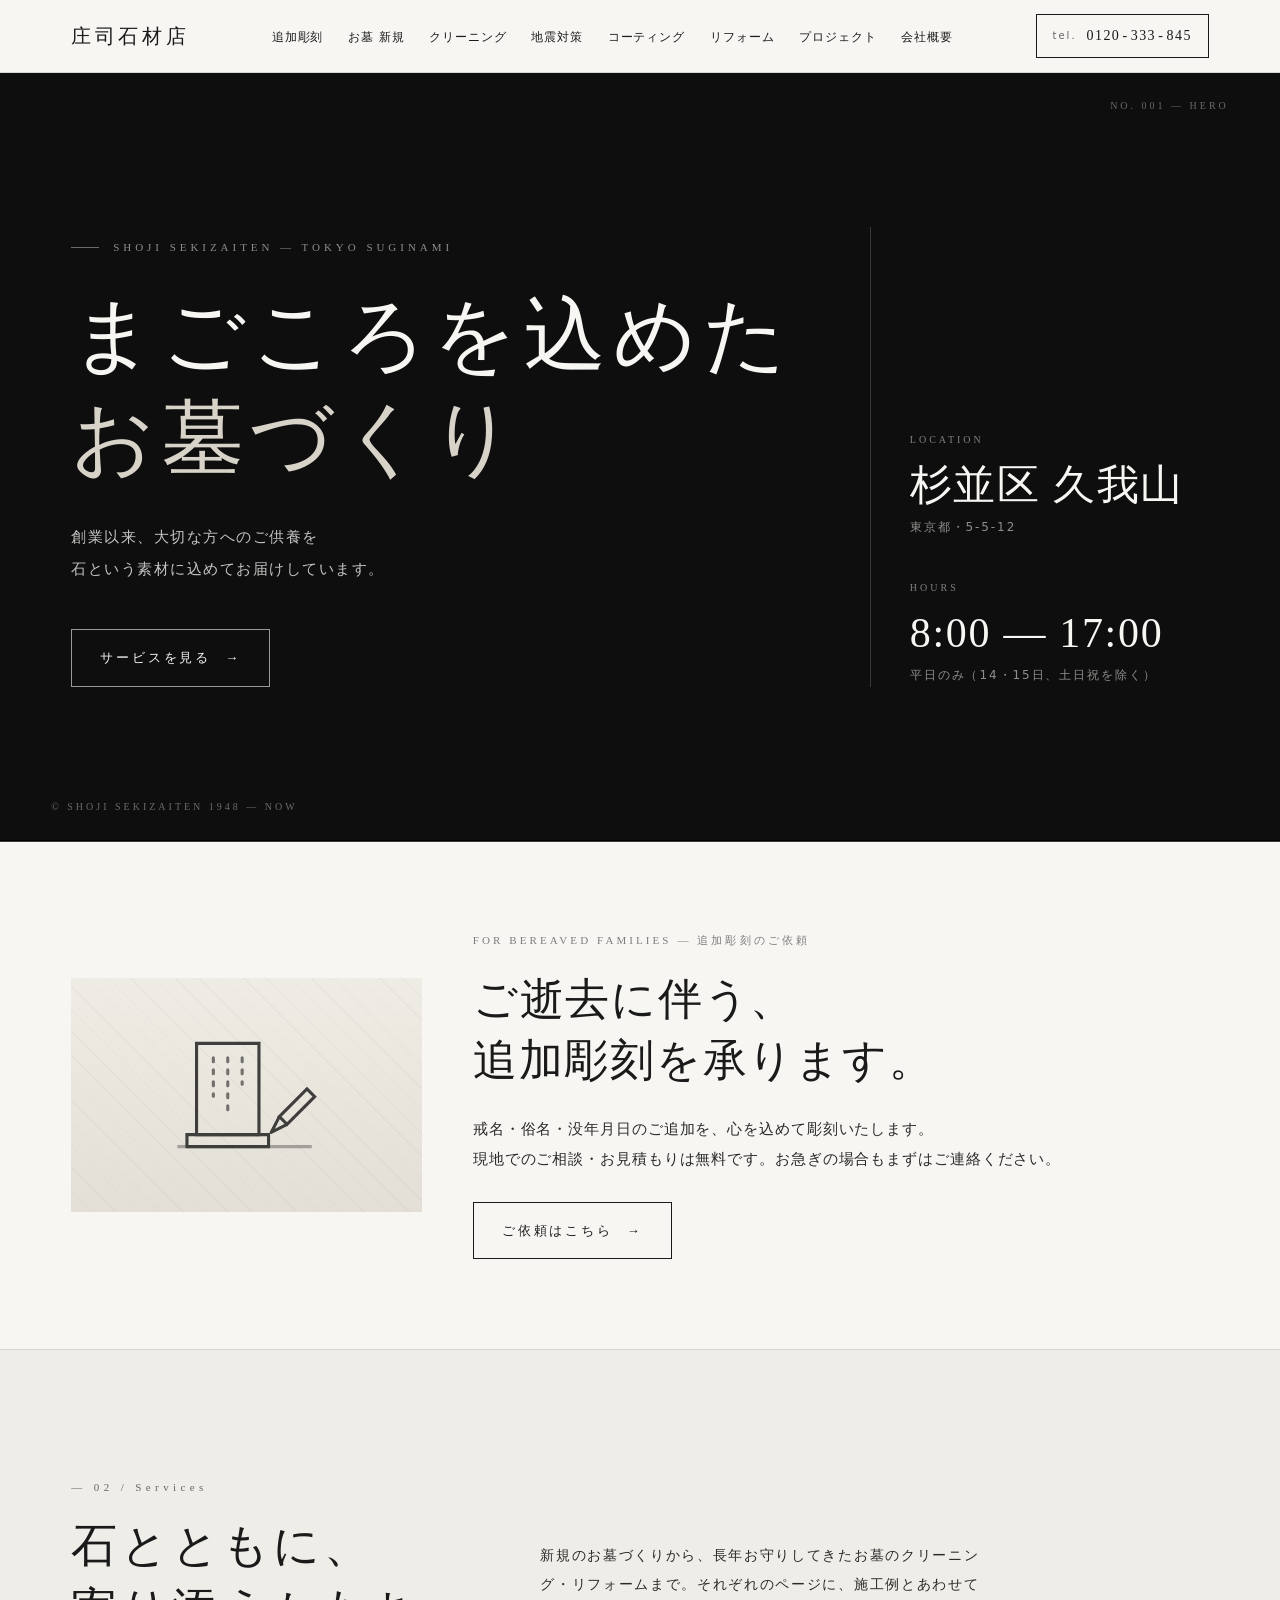
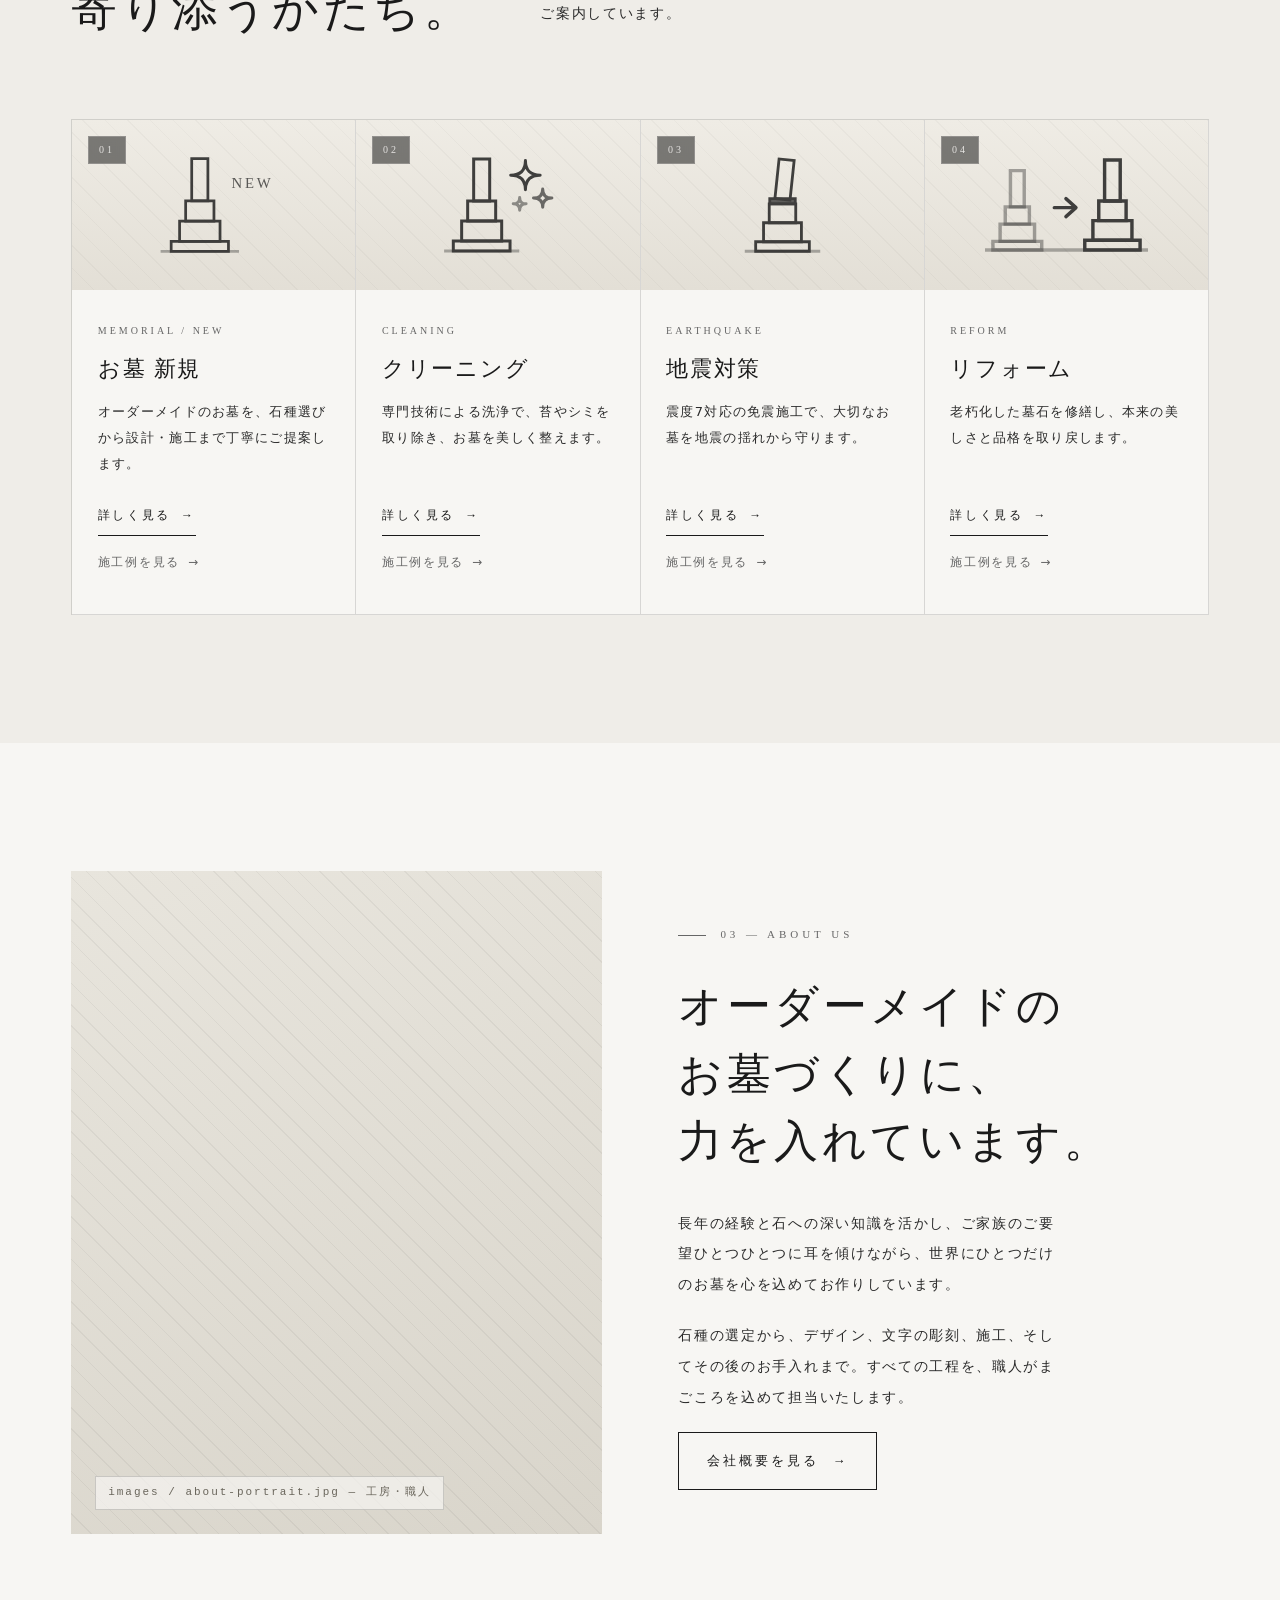
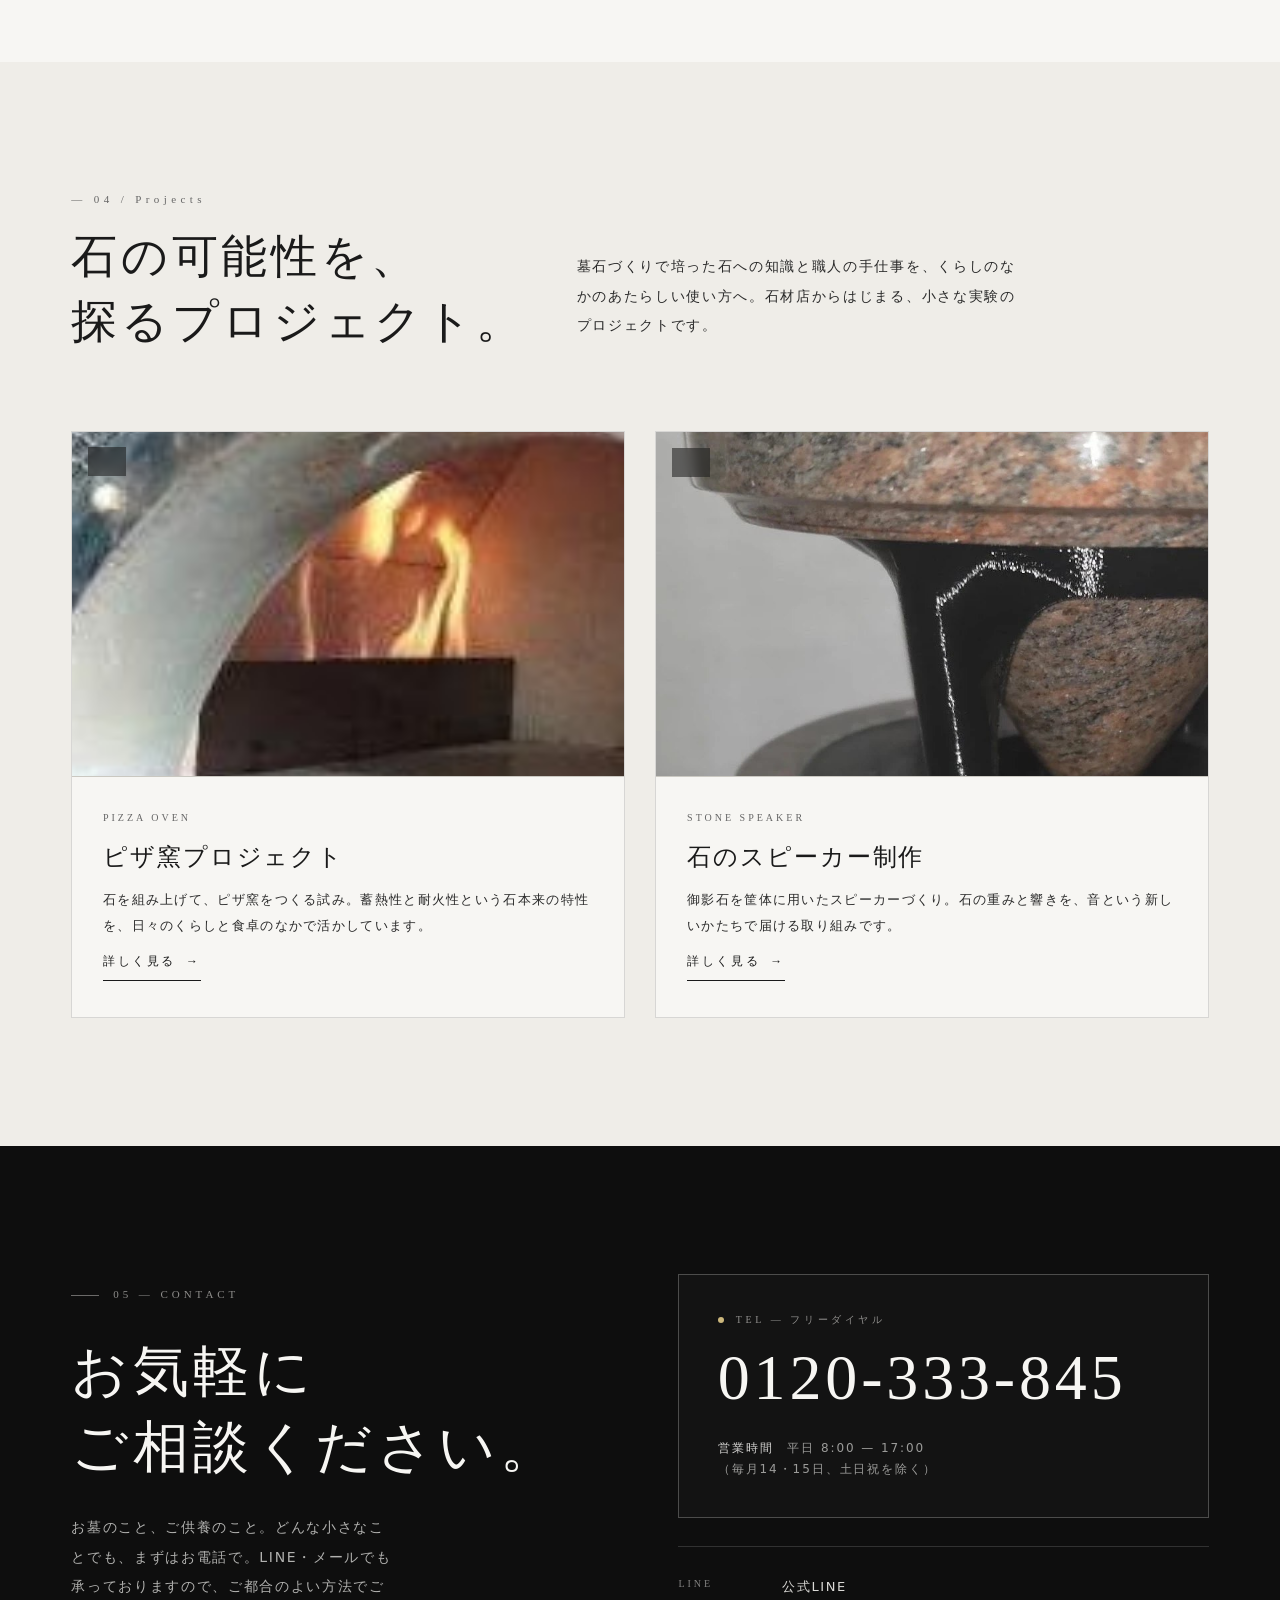
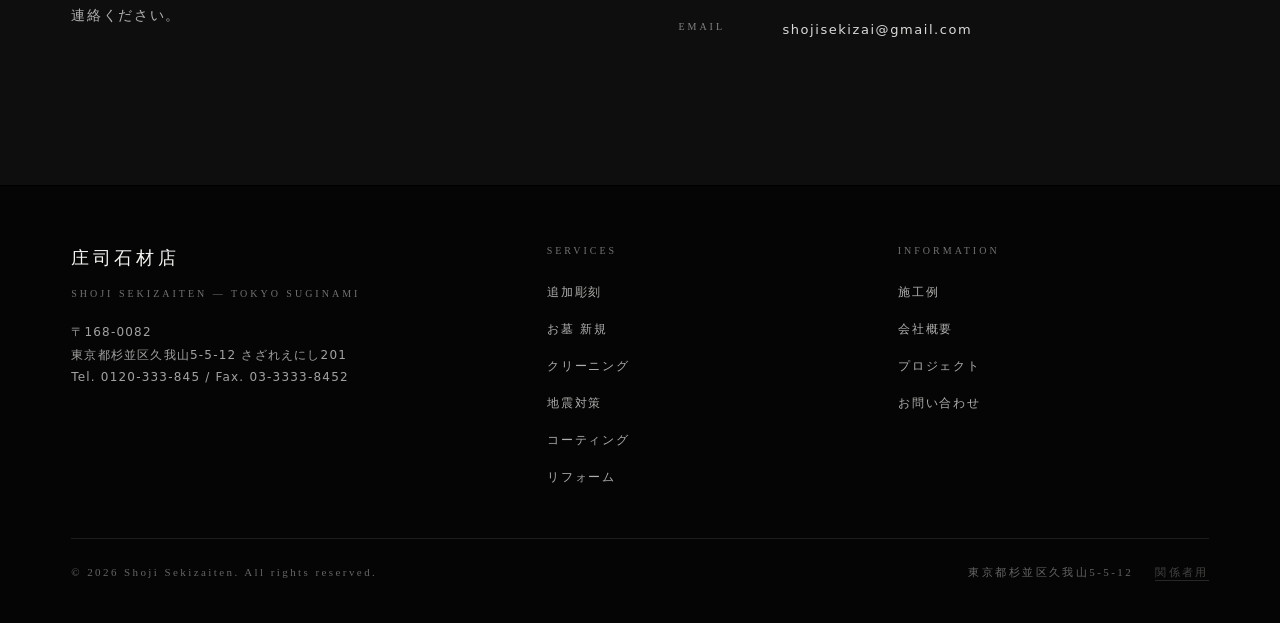
<file: index.html>
<!DOCTYPE html>
<html lang="ja">
<head>
<meta charset="UTF-8" />
<meta name="viewport" content="width=device-width, initial-scale=1.0" />
<title>庄司石材店 — 東京杉並区久我山のお墓づくり</title>
<meta name="description" content="創業以来まごころを込めてお墓づくり・修繕・クリーニングを承る、東京杉並区久我山の石材店です。" />
<meta property="og:title" content="庄司石材店 — 東京杉並区久我山のお墓づくり" />
<meta property="og:description" content="創業以来まごころを込めてお墓づくり・修繕・クリーニングを承る、東京杉並区久我山の石材店です。" />
<meta property="og:type" content="website" />
<meta property="og:image" content="images/og-image.jpg" />
<meta name="theme-color" content="#1a1a1a" />
<link rel="icon" href="data:image/svg+xml,%3Csvg xmlns='http://www.w3.org/2000/svg' viewBox='0 0 32 32'%3E%3Crect width='32' height='32' fill='%231a1a1a'/%3E%3Ctext x='16' y='22' font-family='Georgia,serif' font-size='18' fill='%23f7f6f3' text-anchor='middle'%3E庄%3C/text%3E%3C/svg%3E" />

<link rel="stylesheet" href="assets/styles.css" />
</head>
<body>

<a class="skip" href="#main">本文へスキップ</a>

<!-- ============== NAV ============== -->
<header class="nav" id="nav" data-screen-label="Navigation">
  <div class="container nav__inner">
    <a href="#top" class="brand" aria-label="庄司石材店 ホーム">
      <span class="brand__mark mincho">庄司石材店</span>
      <span class="brand__en">Shoji Sekizaiten</span>
    </a>

    <nav aria-label="主要ナビゲーション">
      <ul class="nav__menu">
        <li><a href="engraving.html">追加彫刻</a></li>
        <li><a href="boseki.html">お墓 新規</a></li>
        <li><a href="cleaning.html">クリーニング</a></li>
        <li><a href="jishin.html">地震対策</a></li>
        <li><a href="coating.html">コーティング</a></li>
        <li><a href="reform.html">リフォーム</a></li>
        <li><a href="#projects">プロジェクト</a></li>
        <li><a href="company.html">会社概要</a></li>
      </ul>
    </nav>

    <a class="nav__tel" href="tel:0120-333-845">
      <small>tel.</small>
      0120&hairsp;-&hairsp;333&hairsp;-&hairsp;845
    </a>

    <button class="nav__burger" type="button" aria-label="メニューを開く" aria-expanded="false" aria-controls="nav">
      <span></span><span></span><span></span>
    </button>
  </div>
</header>

<main id="main">

  <!-- ============== HERO ============== -->
  <section class="hero" id="top" data-screen-label="Hero">
    <span class="hero__corner-right">No. 001 — Hero</span>
    <div class="container hero__grid">
      <div>
        <p class="hero__eyebrow reveal">Shoji Sekizaiten — Tokyo Suginami</p>
        <h1 class="hero__title reveal"><span class="nb">まごころを込めた</span>
          <br />
          <span class="nb"><em>お墓づくり</em></span></h1>
        <p class="hero__lead reveal">
          創業以来、大切な方へのご供養を<br />
          石という素材に込めてお届けしています。
        </p>
        <a class="btn reveal" href="#services">
          サービスを見る <span class="arrow">→</span>
        </a>
      </div>

      <aside class="hero__stats reveal" aria-label="店舗概要">
        <div>
          <div class="stat__label">Location</div>
          <div class="stat__value mincho"><span class="nb">杉並区</span> <span class="nb">久我山</span></div>
          <div class="stat__sub">東京都・5-5-12</div>
        </div>
        <div>
          <div class="stat__label">Hours</div>
          <div class="stat__value mincho"><span class="nb">8:00 — 17:00</span></div>
          <div class="stat__sub">平日のみ（14・15日、土日祝を除く）</div>
        </div>
      </aside>
    </div>
    <span class="hero__corner">© Shoji Sekizaiten 1948 — Now</span>
  </section>

  <!-- ============== ENGRAVING CTA ============== -->
  <section class="engraving-cta" id="engraving" aria-labelledby="engraving-cta-title" data-screen-label="Engraving">
    <div class="container engraving-cta__grid">
      <div class="engraving-cta__media engraving-cta__media--icon reveal">
        <img class="engraving-cta__icon" src="assets/icons/engraving.svg" alt="墓誌と鑿を線画で表した図" loading="lazy" />
      </div>
      <div class="engraving-cta__text reveal">
        <p class="engraving-cta__label">For Bereaved Families — 追加彫刻のご依頼</p>
        <h2 id="engraving-cta-title" class="engraving-cta__title mincho"><span class="nb">ご逝去に伴う、</span>
          <br />
          <span class="nb">追加彫刻を</span><span class="nb">承ります。</span></h2>
        <p class="engraving-cta__lead">
          戒名・俗名・没年月日のご追加を、心を込めて彫刻いたします。<br />
          現地でのご相談・お見積もりは無料です。お急ぎの場合もまずはご連絡ください。
        </p>
      </div>
      <div class="engraving-cta__actions reveal">
        <!-- 申し込みフォームを公開したら href を engraving-form.html に変更する -->
        <a class="btn btn--dark engraving-cta__btn" href="engraving.html">
          ご依頼はこちら <span class="arrow">→</span>
        </a>
      </div>
    </div>
  </section>

  <!-- ============== SERVICES ============== -->
  <section class="section section--soft" id="services" data-screen-label="Services">
    <div class="container">
      <header class="section__head">
        <div>
          <div class="section__num">— 02 / Services</div>
          <h2 class="section__title"><span class="nb">石とともに、</span>
          <br />
          <span class="nb">寄り添うかたち。</span></h2>
        </div>
        <p class="section__desc">
          新規のお墓づくりから、長年お守りしてきたお墓のクリーニング・リフォームまで。それぞれのページに、施工例とあわせてご案内しています。
        </p>
      </header>

      <div class="services">

        <!-- 1 -->
        <article class="service reveal">
          <div class="service__media service__media--icon">
            <img class="service__icon" src="assets/icons/service-new.svg" alt="和型墓石を線画で表した図" loading="lazy" />
            <span class="service__index">01</span>
          </div>
          <div class="service__body">
            <div class="service__cat">Memorial / New</div>
            <h3 class="service__title mincho">お墓 新規</h3>
            <p class="service__desc">オーダーメイドのお墓を、石種選びから設計・施工まで丁寧にご提案します。</p>
            <a class="service__more" href="boseki.html">詳しく見る <span class="arrow">→</span></a>
            <a class="service__works" href="boseki.html#works">施工例を見る <span class="arrow">→</span></a>
          </div>
        </article>

        <!-- 2 -->
        <article class="service reveal">
          <div class="service__media service__media--icon">
            <img class="service__icon" src="assets/icons/service-cleaning.svg" alt="墓石と水のしずくを線画で表した図" loading="lazy" />
            <span class="service__index">02</span>
          </div>
          <div class="service__body">
            <div class="service__cat">Cleaning</div>
            <h3 class="service__title mincho">クリーニング</h3>
            <p class="service__desc">専門技術による洗浄で、苔やシミを取り除き、お墓を美しく整えます。</p>
            <a class="service__more" href="cleaning.html">詳しく見る <span class="arrow">→</span></a>
            <a class="service__works" href="cleaning.html#works">施工例を見る <span class="arrow">→</span></a>
          </div>
        </article>

        <!-- 3 -->
        <article class="service reveal">
          <div class="service__media service__media--icon">
            <img class="service__icon" src="assets/icons/service-quake.svg" alt="石と石のあいだに免震パットを挟んだ様子の図" loading="lazy" />
            <span class="service__index">03</span>
          </div>
          <div class="service__body">
            <div class="service__cat">Earthquake</div>
            <h3 class="service__title mincho">地震対策</h3>
            <p class="service__desc">震度7対応の免震施工で、大切なお墓を地震の揺れから守ります。</p>
            <a class="service__more" href="jishin.html">詳しく見る <span class="arrow">→</span></a>
            <a class="service__works" href="jishin.html#works">施工例を見る <span class="arrow">→</span></a>
          </div>
        </article>

        <!-- 4 -->
        <article class="service reveal">
          <div class="service__media service__media--icon">
            <img class="service__icon" src="assets/icons/service-reform.svg" alt="花立の中筒を差し替える様子の図" loading="lazy" />
            <span class="service__index">04</span>
          </div>
          <div class="service__body">
            <div class="service__cat">Reform</div>
            <h3 class="service__title mincho">リフォーム</h3>
            <p class="service__desc">老朽化した墓石を修繕し、本来の美しさと品格を取り戻します。</p>
            <a class="service__more" href="reform.html">詳しく見る <span class="arrow">→</span></a>
            <a class="service__works" href="reform.html#works">施工例を見る <span class="arrow">→</span></a>
          </div>
        </article>
      </div>
    </div>
  </section>

  <!-- ============== ABOUT ============== -->
  <section class="section about" id="about" data-screen-label="About">
    <div class="container">
      <div class="about__grid">
        <div class="about__media reveal">
          <div class="about__media-placeholder" aria-hidden="true">
            <span>images / about-portrait.jpg — 工房・職人</span>
          </div>
          <img src="images/about-portrait.jpg" alt="工房での石材加工の様子" loading="lazy" onerror="this.style.display='none'" />
          <div class="about__media-frame"></div>
        </div>

        <div>
          <p class="about__eyebrow reveal">03 — About Us</p>
          <h2 class="about__title reveal"><span class="nb">オーダーメイドの</span>
          <br />
          <span class="nb">お墓づくりに、</span>
          <br />
          <span class="nb">力を入れています。</span></h2>

          <div class="about__body reveal">
            <p>
              長年の経験と石への深い知識を活かし、ご家族のご要望ひとつひとつに耳を傾けながら、世界にひとつだけのお墓を心を込めてお作りしています。
            </p>
            <p>
              石種の選定から、デザイン、文字の彫刻、施工、そしてその後のお手入れまで。すべての工程を、職人がまごころを込めて担当いたします。
            </p>
          </div>

          <a class="btn btn--dark reveal" href="company.html">
            会社概要を見る <span class="arrow">→</span>
          </a>
        </div>
      </div>
    </div>
  </section>

  <!-- ============== PROJECTS ============== -->
  <section class="section section--soft" id="projects" data-screen-label="Projects">
    <div class="container">
      <header class="section__head">
        <div>
          <div class="section__num">— 04 / Projects</div>
          <h2 class="section__title"><span class="nb">石の可能性を、</span>
          <br />
          <span class="nb">探るプロジェクト。</span></h2>
        </div>
        <p class="section__desc">
          墓石づくりで培った石への知識と職人の手仕事を、くらしのなかのあたらしい使い方へ。石材店からはじまる、小さな実験のプロジェクトです。
        </p>
      </header>

      <div class="projects">
        <article class="project reveal">
          <a href="pizza.html" class="project__media" aria-label="ピザ窯プロジェクトの詳細へ">
            <div class="project__placeholder" aria-hidden="true"><span>images / project-pizza.jpg</span></div>
            <img class="project__img" src="images/project-pizza.jpg" alt="石を組み上げたピザ窯と焼き上がりのピザ" loading="lazy" onerror="this.dataset.fallback='true'" />
            <span class="project__index">01</span>
          </a>
          <div class="project__body">
            <div class="project__cat">Pizza Oven</div>
            <h3 class="project__title mincho">ピザ窯プロジェクト</h3>
            <p class="project__desc">
              石を組み上げて、ピザ窯をつくる試み。蓄熱性と耐火性という石本来の特性を、日々のくらしと食卓のなかで活かしています。
            </p>
            <a class="project__more" href="pizza.html">詳しく見る <span class="arrow">→</span></a>
          </div>
        </article>

        <article class="project reveal">
          <a href="speaker.html" class="project__media" aria-label="石のスピーカー制作の詳細へ">
            <div class="project__placeholder" aria-hidden="true"><span>images / project-speaker.jpg</span></div>
            <img class="project__img" src="images/project-speaker.jpg" alt="御影石を素材にしたスピーカーの試作" loading="lazy" onerror="this.dataset.fallback='true'" />
            <span class="project__index">02</span>
          </a>
          <div class="project__body">
            <div class="project__cat">Stone Speaker</div>
            <h3 class="project__title mincho">石のスピーカー制作</h3>
            <p class="project__desc">
              御影石を筐体に用いたスピーカーづくり。石の重みと響きを、音という新しいかたちで届ける取り組みです。
            </p>
            <a class="project__more" href="speaker.html">詳しく見る <span class="arrow">→</span></a>
          </div>
        </article>
      </div>
    </div>
  </section>

  <!-- ============== CONTACT ============== -->
  <section class="contact" id="contact" data-screen-label="Contact">
    <div class="container">
      <div class="contact__grid">
        <div>
          <p class="contact__eyebrow reveal">05 — Contact</p>
          <h2 class="contact__title reveal"><span class="nb">お気軽に</span>
          <br />
          <span class="nb">ご相談ください。</span></h2>
          <p class="contact__lead reveal">
            お墓のこと、ご供養のこと。どんな小さなことでも、まずはお電話で。LINE・メールでも承っておりますので、ご都合のよい方法でご連絡ください。
          </p>
        </div>

        <div class="reveal">
          <div class="tel-block">
            <div class="tel-block__label"><span class="dot"></span>Tel — フリーダイヤル</div>
            <a class="tel-block__num" href="tel:0120-333-845">0120-333-845</a>
            <p class="tel-block__hours">
              <strong>営業時間</strong>　平日 8:00 — 17:00<br />
              （毎月14・15日、土日祝を除く）
            </p>
          </div>

          <dl class="contact__meta">
            <dt>Line</dt>
            <!-- 公式LINEのURLが決まったら、下の行を
                 <dd><a href="https://lin.ee/xxxxxxx" target="_blank" rel="noopener noreferrer">公式LINEで相談する</a></dd>
                 に差し替えてください -->
            <dd>公式LINE</dd>
            <dt>Email</dt>
            <dd><a href="mailto:shojisekizai@gmail.com">shojisekizai@gmail.com</a></dd>
          </dl>
        </div>
      </div>
    </div>
  </section>

</main>

<!-- ============== FOOTER ============== -->
<footer class="footer" data-screen-label="Footer">
  <div class="container">
    <div class="footer__grid">
      <div>
        <p class="footer__brand">庄司石材店</p>
        <p class="footer__sub">Shoji Sekizaiten — Tokyo Suginami</p>
        <address class="footer__address">
          〒168-0082<br />
          東京都杉並区久我山5-5-12 さざれえにし201<br />
          <span class="nb">Tel. 0120-333-845</span> / <span class="nb">Fax. 03-3333-8452</span>
        </address>
      </div>

      <div>
        <p class="footer__heading">Services</p>
        <ul class="footer__list">
          <li><a href="engraving.html">追加彫刻</a></li>
          <li><a href="boseki.html">お墓 新規</a></li>
          <li><a href="cleaning.html">クリーニング</a></li>
          <li><a href="jishin.html">地震対策</a></li>
          <li><a href="coating.html">コーティング</a></li>
          <li><a href="reform.html">リフォーム</a></li>
        </ul>
      </div>

      <div>
        <p class="footer__heading">Information</p>
        <ul class="footer__list">
          <li><a href="works.html">施工例</a></li>
          <li><a href="company.html">会社概要</a></li>
          <li><a href="#projects">プロジェクト</a></li>
          <li><a href="#contact">お問い合わせ</a></li>
        </ul>
      </div>
    </div>

    <div class="footer__bottom">
      <span>© 2026 Shoji Sekizaiten. All rights reserved.</span>
      <span>東京都杉並区久我山5-5-12<!--
        --><a class="footer__admin" href="kanri/works.php" rel="nofollow">関係者用</a></span>
    </div>
  </div>
</footer>

<script>
  // Mobile nav toggle
  (function () {
    var nav = document.getElementById('nav');
    var btn = nav.querySelector('.nav__burger');
    btn.addEventListener('click', function () {
      var open = nav.classList.toggle('is-open');
      btn.setAttribute('aria-expanded', open ? 'true' : 'false');
    });
    // Close on link click (mobile)
    nav.querySelectorAll('.nav__menu a').forEach(function (a) {
      a.addEventListener('click', function () {
        nav.classList.remove('is-open');
        btn.setAttribute('aria-expanded', 'false');
      });
    });
  })();

  // Reveal-on-scroll (lightweight, IntersectionObserver)
  (function () {
    if (!('IntersectionObserver' in window)) {
      document.querySelectorAll('.reveal').forEach(function (el) { el.classList.add('is-in'); });
      return;
    }
    var io = new IntersectionObserver(function (entries) {
      entries.forEach(function (e) {
        if (e.isIntersecting) {
          e.target.classList.add('is-in');
          io.unobserve(e.target);
        }
      });
    }, { rootMargin: '0px 0px -8% 0px', threshold: 0.05 });
    document.querySelectorAll('.reveal').forEach(function (el) { io.observe(el); });
  })();
</script>

<!-- v1.9.0 -->
</body>
</html>
</file>
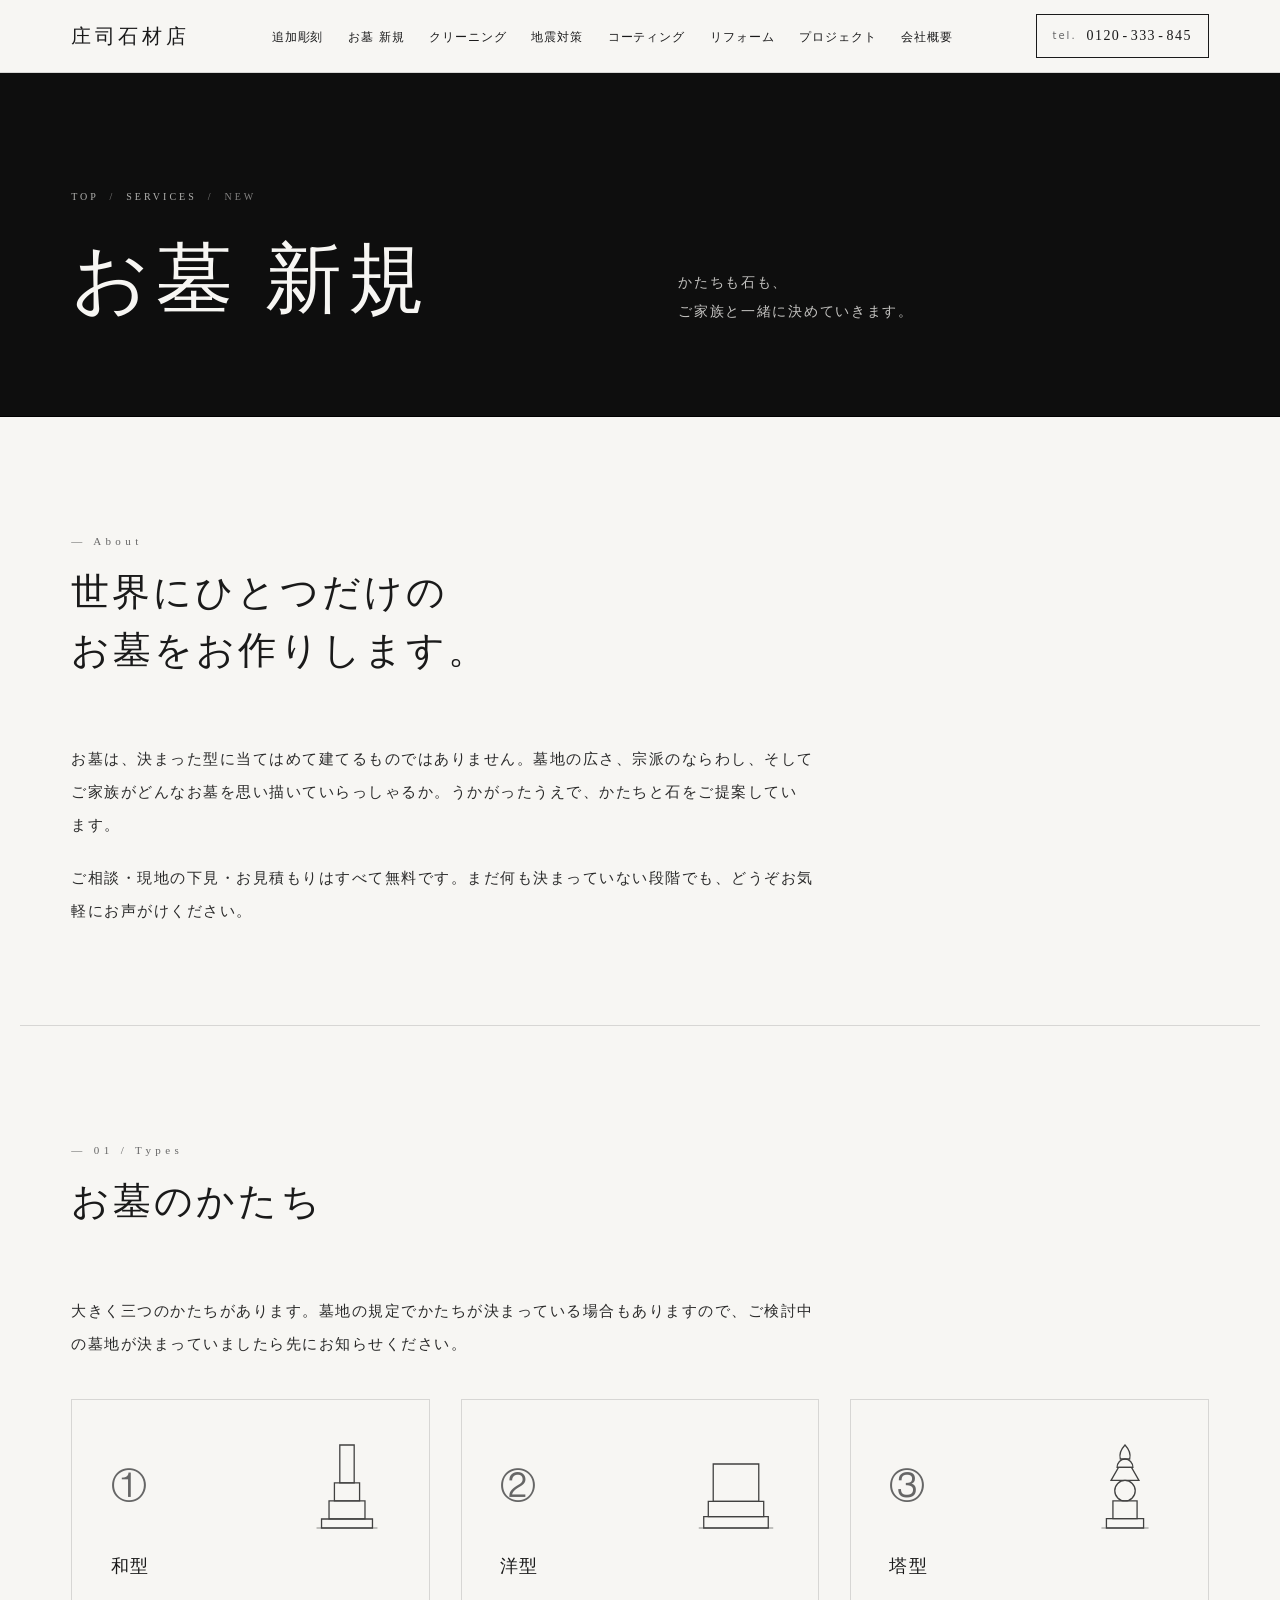
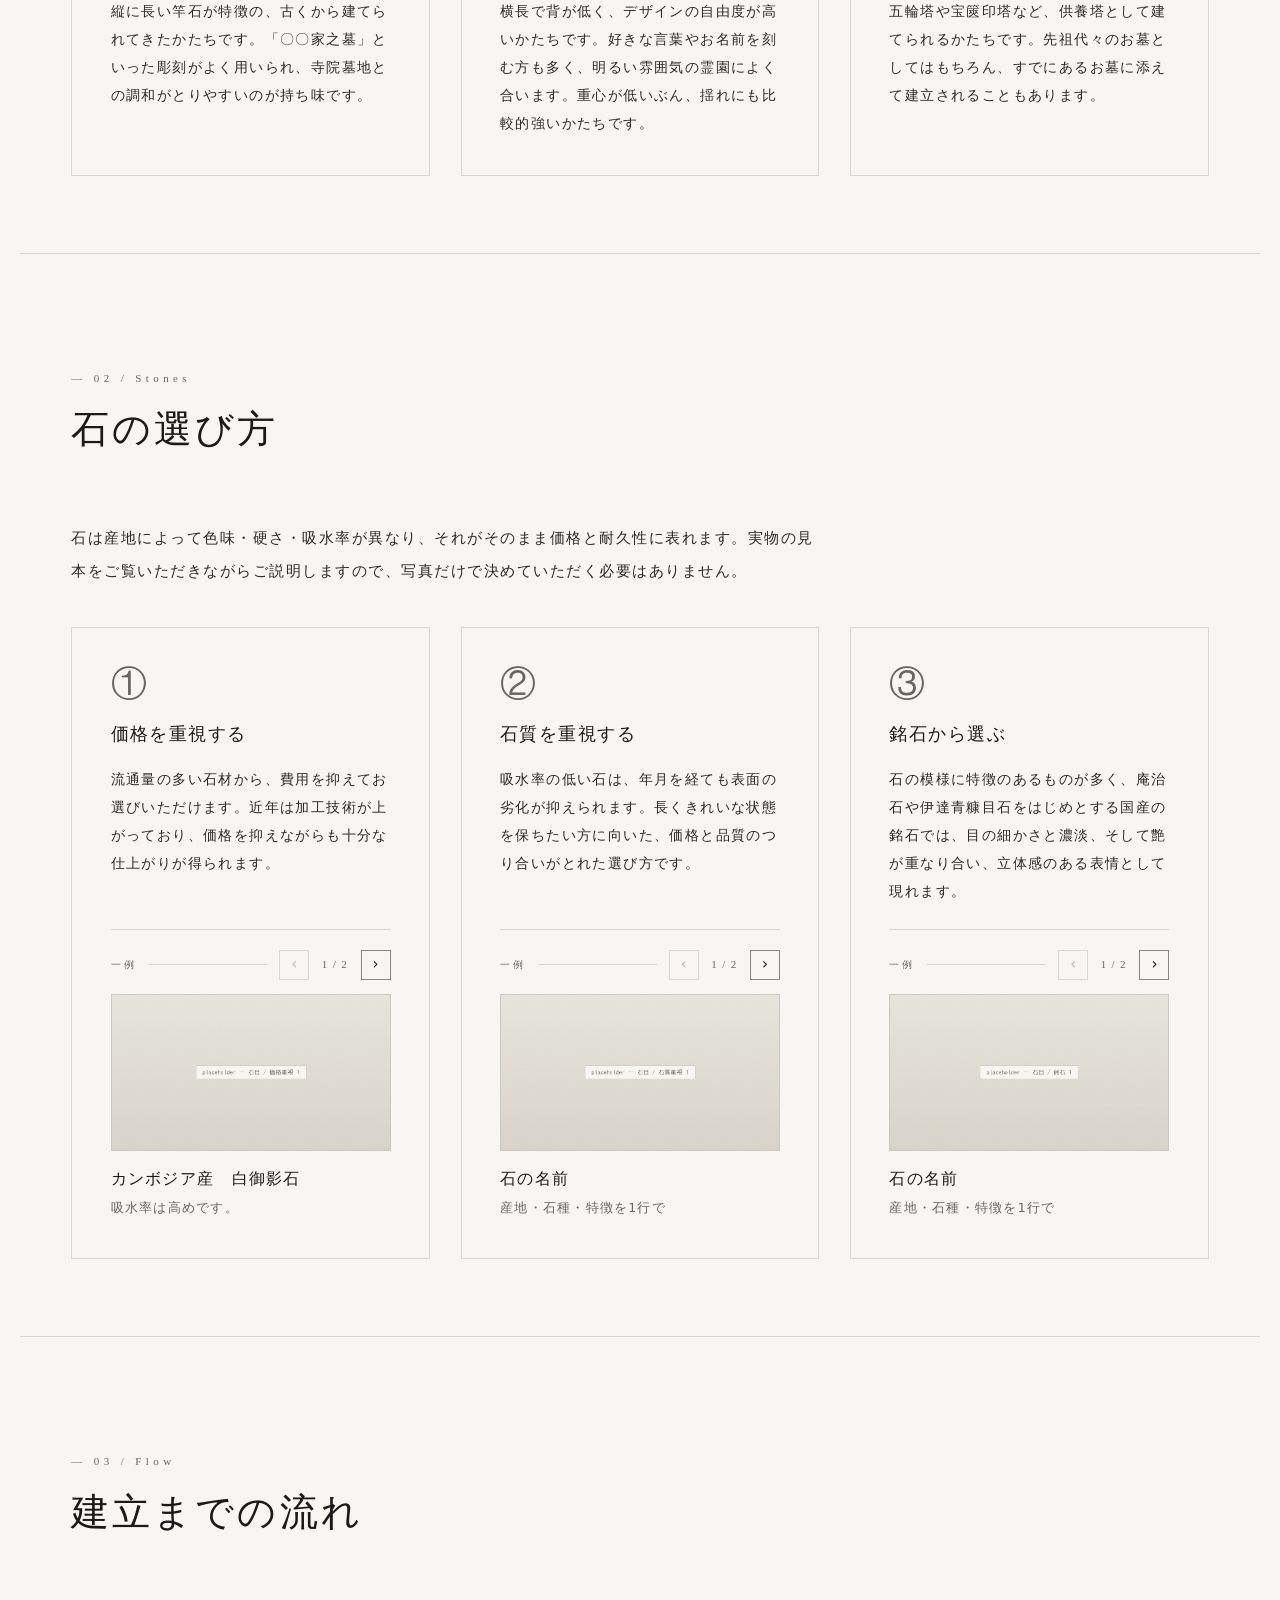
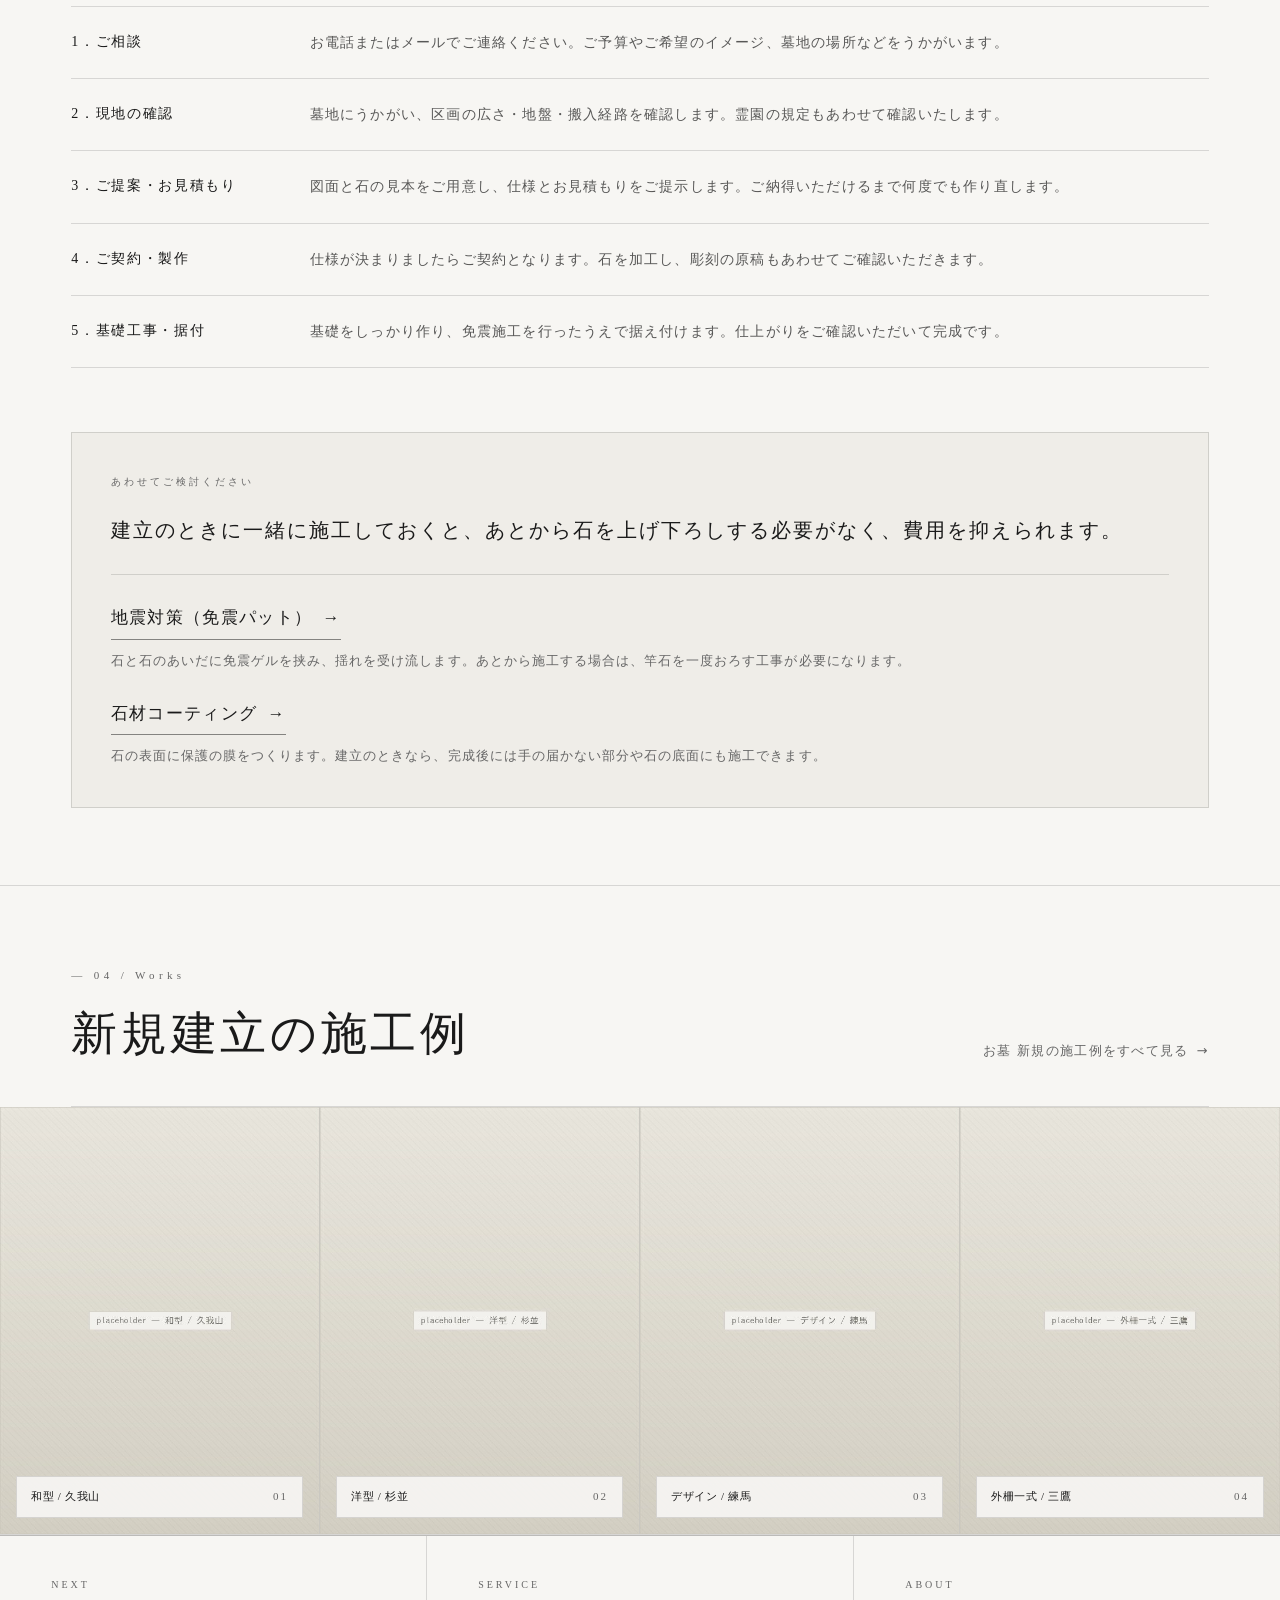
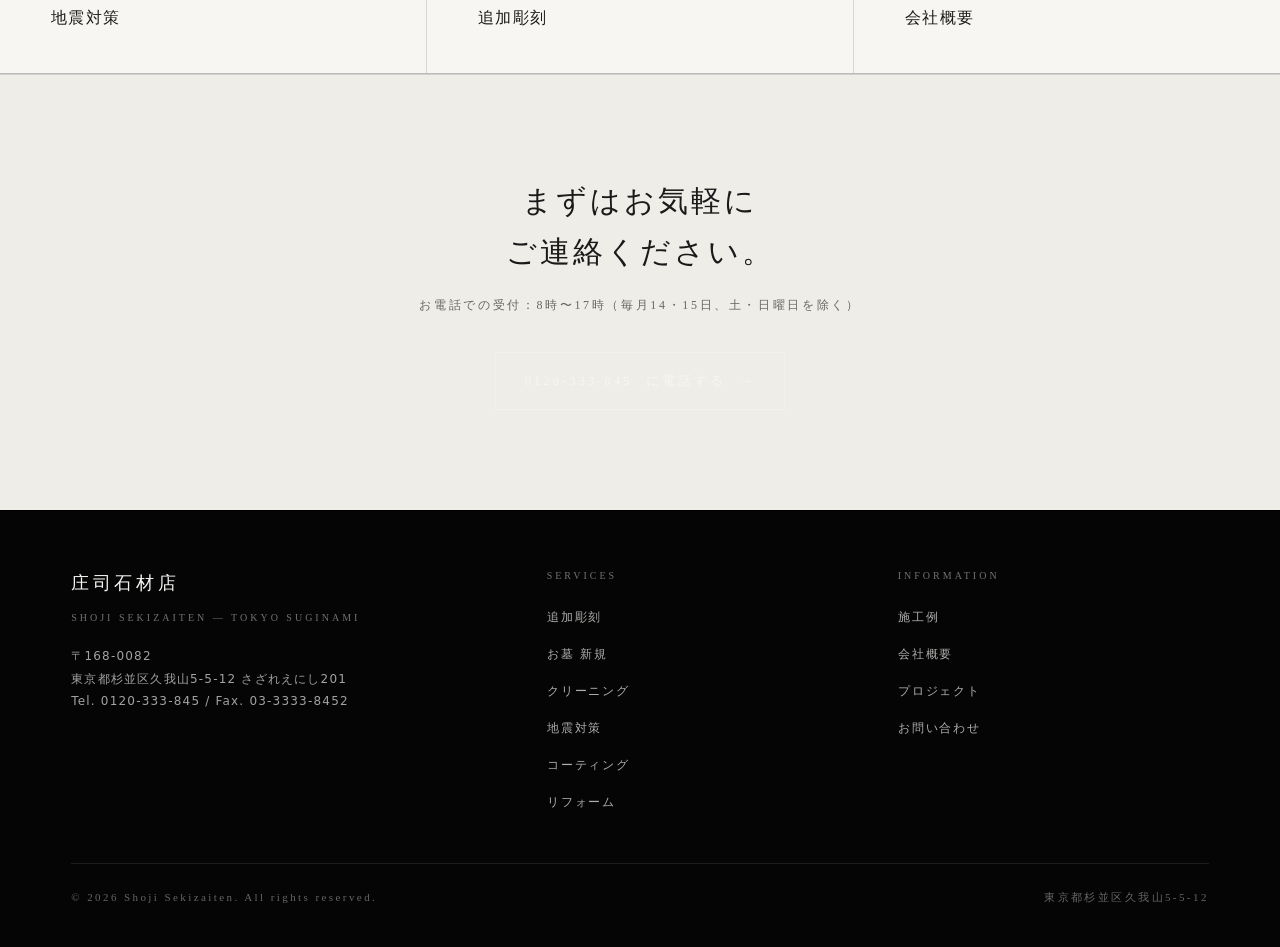
<file: boseki.html>
<!DOCTYPE html>
<html lang="ja">
<head>
<meta charset="UTF-8" />
<meta name="viewport" content="width=device-width, initial-scale=1.0" />
<title>お墓 新規 — 庄司石材店</title>
<meta name="description" content="和型・洋型・塔型といったお墓のかたち、石の選び方、公営・寺院・民営という墓地の種類、建立までの流れをご案内します。東京杉並区久我山の庄司石材店。" />
<meta property="og:title" content="お墓 新規 — 庄司石材店" />
<meta property="og:description" content="オーダーメイドのお墓を、石種選びから設計・施工まで丁寧にご提案します。" />
<meta property="og:type" content="article" />
<meta name="theme-color" content="#1a1a1a" />
<link rel="icon" href="data:image/svg+xml,%3Csvg xmlns='http://www.w3.org/2000/svg' viewBox='0 0 32 32'%3E%3Crect width='32' height='32' fill='%231a1a1a'/%3E%3Ctext x='16' y='22' font-family='Georgia,serif' font-size='18' fill='%23f7f6f3' text-anchor='middle'%3E庄%3C/text%3E%3C/svg%3E" />
<link rel="stylesheet" href="assets/styles.css" />
</head>
<body>

<a class="skip" href="#main">本文へスキップ</a>

<!-- ============== NAV ============== -->
<header class="nav" id="nav" data-screen-label="Navigation">
  <div class="container nav__inner">
    <a href="index.html" class="brand" aria-label="庄司石材店 ホーム">
      <span class="brand__mark mincho">庄司石材店</span>
      <span class="brand__en">Shoji Sekizaiten</span>
    </a>

    <nav aria-label="主要ナビゲーション">
      <ul class="nav__menu">
        <li><a href="engraving.html">追加彫刻</a></li>
        <li><a href="boseki.html" aria-current="page">お墓 新規</a></li>
        <li><a href="cleaning.html">クリーニング</a></li>
        <li><a href="jishin.html">地震対策</a></li>
        <li><a href="coating.html">コーティング</a></li>
        <li><a href="reform.html">リフォーム</a></li>
        <li><a href="index.html#projects">プロジェクト</a></li>
        <li><a href="company.html">会社概要</a></li>
      </ul>
    </nav>

    <a class="nav__tel" href="tel:0120-333-845">
      <small>tel.</small>
      0120&hairsp;-&hairsp;333&hairsp;-&hairsp;845
    </a>

    <button class="nav__burger" type="button" aria-label="メニューを開く" aria-expanded="false" aria-controls="nav">
      <span></span><span></span><span></span>
    </button>
  </div>
</header>

<main id="main">

  <!-- ============== PAGE HERO ============== -->
  <section class="page-hero" data-screen-label="Page Hero">
    <div class="container">
      <div class="page-hero__inner">
        <div>
          <div class="page-hero__breadcrumb">
            <a href="index.html">Top</a> &nbsp;/&nbsp;
            <a href="index.html#services">Services</a> &nbsp;/&nbsp; New
          </div>
          <h1 class="page-hero__title mincho"><span class="nb">お墓 新規</span></h1>
        </div>
        <p class="page-hero__lead">かたちも石も、<br />ご家族と一緒に決めていきます。</p>
      </div>
    </div>
  </section>

  <!-- ============== INTRO ============== -->
  <section class="container story">
    <header class="story__head">
      <div class="story__num">— About</div>
      <h2 class="story__title mincho"><span class="nb">世界にひとつだけの</span>
          <br />
          <span class="nb">お墓をお作りします。</span></h2>
    </header>
    <div class="story__body">
      <p>お墓は、決まった型に当てはめて建てるものではありません。墓地の広さ、宗派のならわし、そしてご家族がどんなお墓を思い描いていらっしゃるか。うかがったうえで、かたちと石をご提案しています。</p>
      <p>ご相談・現地の下見・お見積もりはすべて無料です。まだ何も決まっていない段階でも、どうぞお気軽にお声がけください。</p>
    </div>
  </section>

  <!-- ============== お墓のかたち ============== -->
  <section class="container story" id="types">
    <header class="story__head">
      <div class="story__num">— 01 / Types</div>
      <h2 class="story__title mincho"><span class="nb">お墓のかたち</span></h2>
    </header>

    <div class="story__body">
      <p>大きく三つのかたちがあります。墓地の規定でかたちが決まっている場合もありますので、ご検討中の墓地が決まっていましたら先にお知らせください。</p>
    </div>

    <div class="reasons reasons--3 reveal">
      <div class="reason">
        <div class="reason__head">
          <div class="reason__num mincho">①</div>
          <img class="reason__icon" src="assets/icons/type-wagata.svg" alt="和型墓石を線画で表した図" loading="lazy" />
        </div>
        <h3 class="reason__title mincho">和型</h3>
        <p class="reason__body">
          縦に長い竿石が特徴の、古くから建てられてきたかたちです。「〇〇家之墓」といった彫刻がよく用いられ、寺院墓地との調和がとりやすいのが持ち味です。
        </p>
      </div>
      <div class="reason">
        <div class="reason__head">
          <div class="reason__num mincho">②</div>
          <img class="reason__icon" src="assets/icons/type-yougata.svg" alt="洋型墓石を線画で表した図" loading="lazy" />
        </div>
        <h3 class="reason__title mincho">洋型</h3>
        <p class="reason__body">
          横長で背が低く、デザインの自由度が高いかたちです。好きな言葉やお名前を刻む方も多く、明るい雰囲気の霊園によく合います。重心が低いぶん、揺れにも比較的強いかたちです。
        </p>
      </div>
      <div class="reason">
        <div class="reason__head">
          <div class="reason__num mincho">③</div>
          <img class="reason__icon" src="assets/icons/type-tougata.svg" alt="五輪塔を線画で表した図" loading="lazy" />
        </div>
        <h3 class="reason__title mincho">塔型</h3>
        <p class="reason__body">
          五輪塔や宝篋印塔など、供養塔として建てられるかたちです。先祖代々のお墓としてはもちろん、すでにあるお墓に添えて建立されることもあります。
        </p>
      </div>
    </div>
  </section>

  <!-- ============== 石の選び方 ============== -->
  <section class="container story" id="stones">
    <header class="story__head">
      <div class="story__num">— 02 / Stones</div>
      <h2 class="story__title mincho"><span class="nb">石の選び方</span></h2>
    </header>

    <div class="story__body">
      <p>石は産地によって色味・硬さ・吸水率が異なり、それがそのまま価格と耐久性に表れます。実物の見本をご覧いただきながらご説明しますので、写真だけで決めていただく必要はありません。</p>
    </div>

    <div class="reasons reasons--3 reveal">
      <div class="reason reason--ex">
        <div class="reason__num mincho">①</div>
        <h3 class="reason__title mincho">価格を重視する</h3>
        <p class="reason__body">流通量の多い石材から、費用を抑えてお選びいただけます。近年は加工技術が上がっており、価格を抑えながらも十分な仕上がりが得られます。</p>

        <!-- 石を増やすときは <li class="ex__slide"> … </li> をまるごとコピーして貼り足し、
             ファイル名を kakaku-03.jpg のように続き番号へ変えてください。
             写真そのものは kanri の画面から入れ替えられます -->
        <div class="ex" data-ex>
          <div class="ex__head">
            <span class="ex__label">一例</span>
            <div class="ex__nav" data-ex-nav hidden>
              <button class="ex__btn" type="button" data-ex-prev aria-label="前の石を見る">&#8249;</button>
              <span class="ex__count" data-ex-count aria-live="polite"></span>
              <button class="ex__btn" type="button" data-ex-next aria-label="次の石を見る">&#8250;</button>
            </div>
          </div>
          <ul class="ex__track" data-ex-track tabindex="0" role="group" aria-label="価格を重視する｜石の一例">
            <li class="ex__slide">
              <div class="ex__media">
                <div class="ex__placeholder" aria-hidden="true"><span>images/stones/kakaku-01.jpg</span></div>
                <img class="ex__img" src="images/stones/kakaku-01.jpg" alt="カンボジア産　白御影石の石目" loading="lazy" onerror="this.style.display='none'" />
              </div>
              <p class="ex__name mincho">カンボジア産　白御影石</p>
              <p class="ex__note">吸水率は高めです。</p>
            </li>
            <li class="ex__slide">
              <div class="ex__media">
                <div class="ex__placeholder" aria-hidden="true"><span>images/stones/kakaku-02.jpg</span></div>
                <img class="ex__img" src="images/stones/kakaku-02.jpg" alt="石の名前の石目" loading="lazy" onerror="this.style.display='none'" />
              </div>
              <p class="ex__name mincho">石の名前</p>
              <p class="ex__note">産地・石種・特徴を1行で</p>
            </li>
          </ul>
        </div>
      </div>
      <div class="reason reason--ex">
        <div class="reason__num mincho">②</div>
        <h3 class="reason__title mincho">石質を重視する</h3>
        <p class="reason__body">吸水率の低い石は、年月を経ても表面の劣化が抑えられます。長くきれいな状態を保ちたい方に向いた、価格と品質のつり合いがとれた選び方です。</p>

        <!-- 石を増やすときは <li class="ex__slide"> … </li> をまるごとコピーして貼り足し、
             ファイル名を sekishitsu-03.jpg のように続き番号へ変えてください。
             写真そのものは kanri の画面から入れ替えられます -->
        <div class="ex" data-ex>
          <div class="ex__head">
            <span class="ex__label">一例</span>
            <div class="ex__nav" data-ex-nav hidden>
              <button class="ex__btn" type="button" data-ex-prev aria-label="前の石を見る">&#8249;</button>
              <span class="ex__count" data-ex-count aria-live="polite"></span>
              <button class="ex__btn" type="button" data-ex-next aria-label="次の石を見る">&#8250;</button>
            </div>
          </div>
          <ul class="ex__track" data-ex-track tabindex="0" role="group" aria-label="石質を重視する｜石の一例">
            <li class="ex__slide">
              <div class="ex__media">
                <div class="ex__placeholder" aria-hidden="true"><span>images/stones/sekishitsu-01.jpg</span></div>
                <img class="ex__img" src="images/stones/sekishitsu-01.jpg" alt="石の名前の石目" loading="lazy" onerror="this.style.display='none'" />
              </div>
              <p class="ex__name mincho">石の名前</p>
              <p class="ex__note">産地・石種・特徴を1行で</p>
            </li>
            <li class="ex__slide">
              <div class="ex__media">
                <div class="ex__placeholder" aria-hidden="true"><span>images/stones/sekishitsu-02.jpg</span></div>
                <img class="ex__img" src="images/stones/sekishitsu-02.jpg" alt="石の名前の石目" loading="lazy" onerror="this.style.display='none'" />
              </div>
              <p class="ex__name mincho">石の名前</p>
              <p class="ex__note">産地・石種・特徴を1行で</p>
            </li>
          </ul>
        </div>
      </div>
      <div class="reason reason--ex">
        <div class="reason__num mincho">③</div>
        <h3 class="reason__title mincho">銘石から選ぶ</h3>
        <p class="reason__body">石の模様に特徴のあるものが多く、庵治石や伊達青糠目石をはじめとする国産の銘石では、目の細かさと濃淡、そして艶が重なり合い、立体感のある表情として現れます。</p>

        <!-- 石を増やすときは <li class="ex__slide"> … </li> をまるごとコピーして貼り足し、
             ファイル名を meiseki-03.jpg のように続き番号へ変えてください。
             写真そのものは kanri の画面から入れ替えられます -->
        <div class="ex" data-ex>
          <div class="ex__head">
            <span class="ex__label">一例</span>
            <div class="ex__nav" data-ex-nav hidden>
              <button class="ex__btn" type="button" data-ex-prev aria-label="前の石を見る">&#8249;</button>
              <span class="ex__count" data-ex-count aria-live="polite"></span>
              <button class="ex__btn" type="button" data-ex-next aria-label="次の石を見る">&#8250;</button>
            </div>
          </div>
          <ul class="ex__track" data-ex-track tabindex="0" role="group" aria-label="銘石から選ぶ｜石の一例">
            <li class="ex__slide">
              <div class="ex__media">
                <div class="ex__placeholder" aria-hidden="true"><span>images/stones/meiseki-01.jpg</span></div>
                <img class="ex__img" src="images/stones/meiseki-01.jpg" alt="石の名前の石目" loading="lazy" onerror="this.style.display='none'" />
              </div>
              <p class="ex__name mincho">石の名前</p>
              <p class="ex__note">産地・石種・特徴を1行で</p>
            </li>
            <li class="ex__slide">
              <div class="ex__media">
                <div class="ex__placeholder" aria-hidden="true"><span>images/stones/meiseki-02.jpg</span></div>
                <img class="ex__img" src="images/stones/meiseki-02.jpg" alt="石の名前の石目" loading="lazy" onerror="this.style.display='none'" />
              </div>
              <p class="ex__name mincho">石の名前</p>
              <p class="ex__note">産地・石種・特徴を1行で</p>
            </li>
          </ul>
        </div>
      </div>
    </div>

  </section>

  <!-- ============== 建立までの流れ ============== -->
  <section class="container story" id="flow">
    <header class="story__head">
      <div class="story__num">— 03 / Flow</div>
      <h2 class="story__title mincho"><span class="nb">建立までの流れ</span></h2>
    </header>

    <dl class="spec">
      <div>
        <dt>1．ご相談</dt>
        <dd>お電話またはメールでご連絡ください。ご予算やご希望のイメージ、墓地の場所などをうかがいます。</dd>
      </div>
      <div>
        <dt>2．現地の確認</dt>
        <dd>墓地にうかがい、区画の広さ・地盤・搬入経路を確認します。霊園の規定もあわせて確認いたします。</dd>
      </div>
      <div>
        <dt>3．ご提案・お見積もり</dt>
        <dd>図面と石の見本をご用意し、仕様とお見積もりをご提示します。ご納得いただけるまで何度でも作り直します。</dd>
      </div>
      <div>
        <dt>4．ご契約・製作</dt>
        <dd>仕様が決まりましたらご契約となります。石を加工し、彫刻の原稿もあわせてご確認いただきます。</dd>
      </div>
      <div>
        <dt>5．基礎工事・据付</dt>
        <dd>基礎をしっかり作り、免震施工を行ったうえで据え付けます。仕上がりをご確認いただいて完成です。</dd>
      </div>
    </dl>

    <div class="callout reveal">
      <span class="callout__label">あわせてご検討ください</span>
      <p>建立のときに一緒に施工しておくと、あとから石を上げ下ろしする必要がなく、費用を抑えられます。</p>
      <ul class="callout__links">
        <li>
          <a href="jishin.html">地震対策（免震パット） <span class="arrow">→</span></a>
          <small>石と石のあいだに免震ゲルを挟み、揺れを受け流します。あとから施工する場合は、竿石を一度おろす工事が必要になります。</small>
        </li>
        <li>
          <a href="coating.html">石材コーティング <span class="arrow">→</span></a>
          <small>石の表面に保護の膜をつくります。建立のときなら、完成後には手の届かない部分や石の底面にも施工できます。</small>
        </li>
      </ul>
    </div>
  </section>

  <!-- ============== WORKS ============== -->
  <section class="works" id="works" data-screen-label="Works">
    <div class="container">
      <header class="works__head">
        <div>
          <div class="section__num">— 04 / Works</div>
          <h2 class="section__title"><span class="nb">新規建立の施工例</span></h2>
        </div>
      <a class="works__all" href="works.html#boseki">お墓 新規の施工例をすべて見る <span class="arrow">→</span></a>
        </header>
    </div>

    <div class="works__grid">
      <!-- ここは kanri/works.php が書き出します。手で編集しても、次の登録で消えます -->
      <!-- WORKS:START boseki -->
      <div class="work" data-note="和型 / 久我山">
        <div class="work__placeholder" aria-hidden="true"></div>
        <img class="work__img" src="images/works/boseki-01.jpg" alt="和型墓石の施工例（久我山）" loading="lazy" onerror="this.style.display='none'" />
        <div class="work__caption"><span class="mincho">和型 / 久我山</span><span class="num">01</span></div>
        <button class="wcard__open" type="button" aria-label="和型 / 久我山の写真を大きく見る"></button>
        <script type="application/json" class="wcard__data">[{"src":"images/works/boseki-01.jpg","cap":"","alt":"和型墓石の施工例（久我山）"}]</script>
      </div>
      <div class="work" data-note="洋型 / 杉並">
        <div class="work__placeholder" aria-hidden="true"></div>
        <img class="work__img" src="images/works/boseki-02.jpg" alt="洋型墓石の施工例（杉並）" loading="lazy" onerror="this.style.display='none'" />
        <div class="work__caption"><span class="mincho">洋型 / 杉並</span><span class="num">02</span></div>
        <button class="wcard__open" type="button" aria-label="洋型 / 杉並の写真を大きく見る"></button>
        <script type="application/json" class="wcard__data">[{"src":"images/works/boseki-02.jpg","cap":"","alt":"洋型墓石の施工例（杉並）"}]</script>
      </div>
      <div class="work" data-note="デザイン / 練馬">
        <div class="work__placeholder" aria-hidden="true"></div>
        <img class="work__img" src="images/works/boseki-03.jpg" alt="デザイン墓石の施工例（練馬）" loading="lazy" onerror="this.style.display='none'" />
        <div class="work__caption"><span class="mincho">デザイン / 練馬</span><span class="num">03</span></div>
        <button class="wcard__open" type="button" aria-label="デザイン / 練馬の写真を大きく見る"></button>
        <script type="application/json" class="wcard__data">[{"src":"images/works/boseki-03.jpg","cap":"","alt":"デザイン墓石の施工例（練馬）"}]</script>
      </div>
      <div class="work" data-note="外柵一式 / 三鷹">
        <div class="work__placeholder" aria-hidden="true"></div>
        <img class="work__img" src="images/works/boseki-04.jpg" alt="外柵・墓誌を含む一式施工の例（三鷹）" loading="lazy" onerror="this.style.display='none'" />
        <div class="work__caption"><span class="mincho">外柵一式 / 三鷹</span><span class="num">04</span></div>
        <button class="wcard__open" type="button" aria-label="外柵一式 / 三鷹の写真を大きく見る"></button>
        <script type="application/json" class="wcard__data">[{"src":"images/works/boseki-04.jpg","cap":"","alt":"外柵・墓誌を含む一式施工の例（三鷹）"}]</script>
      </div>
    <!-- WORKS:END boseki -->
    </div>
  </section>

  <!-- ============== NEXT ============== -->
  <nav class="next-links" aria-label="ほかのサービス">
    <a href="jishin.html"><span class="k">Next</span><span class="v mincho">地震対策</span></a>
    <a href="engraving.html"><span class="k">Service</span><span class="v mincho">追加彫刻</span></a>
    <a href="company.html"><span class="k">About</span><span class="v mincho">会社概要</span></a>
  </nav>

  <!-- ============== CTA ============== -->
  <section class="page-foot reveal">
    <div class="container">
      <p class="page-foot__lead mincho"><span class="nb">まずはお気軽に</span>
          <br />
          <span class="nb">ご連絡ください。</span></p>
      <p class="page-foot__sub">お電話での受付：8時〜17時（毎月14・15日、土・日曜日を除く）</p>
      <a class="btn" href="tel:0120-333-845">
        <span class="nb">0120-333-845</span> に電話する <span class="arrow">→</span>
      </a>
    </div>
  </section>

</main>

<!-- ============== FOOTER ============== -->
<footer class="footer" data-screen-label="Footer">
  <div class="container">
    <div class="footer__grid">
      <div>
        <p class="footer__brand">庄司石材店</p>
        <p class="footer__sub">Shoji Sekizaiten — Tokyo Suginami</p>
        <address class="footer__address">
          〒168-0082<br />
          東京都杉並区久我山5-5-12 さざれえにし201<br />
          <span class="nb">Tel. 0120-333-845</span> / <span class="nb">Fax. 03-3333-8452</span>
        </address>
      </div>

      <div>
        <p class="footer__heading">Services</p>
        <ul class="footer__list">
          <li><a href="engraving.html">追加彫刻</a></li>
          <li><a href="boseki.html">お墓 新規</a></li>
          <li><a href="cleaning.html">クリーニング</a></li>
          <li><a href="jishin.html">地震対策</a></li>
          <li><a href="coating.html">コーティング</a></li>
          <li><a href="reform.html">リフォーム</a></li>
        </ul>
      </div>

      <div>
        <p class="footer__heading">Information</p>
        <ul class="footer__list">
          <li><a href="works.html">施工例</a></li>
          <li><a href="company.html">会社概要</a></li>
          <li><a href="index.html#projects">プロジェクト</a></li>
          <li><a href="index.html#contact">お問い合わせ</a></li>
        </ul>
      </div>
    </div>

    <div class="footer__bottom">
      <span>© 2026 Shoji Sekizaiten. All rights reserved.</span>
      <span>東京都杉並区久我山5-5-12</span>
    </div>
  </div>
</footer>

<script>
  (function () {
    var nav = document.getElementById('nav');
    var btn = nav.querySelector('.nav__burger');
    btn.addEventListener('click', function () {
      var open = nav.classList.toggle('is-open');
      btn.setAttribute('aria-expanded', open ? 'true' : 'false');
    });
    nav.querySelectorAll('.nav__menu a').forEach(function (a) {
      a.addEventListener('click', function () {
        nav.classList.remove('is-open');
        btn.setAttribute('aria-expanded', 'false');
      });
    });
  })();

  (function () {
    if (!('IntersectionObserver' in window)) {
      document.querySelectorAll('.reveal').forEach(function (el) { el.classList.add('is-in'); });
      return;
    }
    var io = new IntersectionObserver(function (entries) {
      entries.forEach(function (e) {
        if (e.isIntersecting) {
          e.target.classList.add('is-in');
          io.unobserve(e.target);
        }
      });
    }, { rootMargin: '0px 0px -8% 0px', threshold: 0.05 });
    document.querySelectorAll('.reveal').forEach(function (el) { io.observe(el); });
  })();

  // 石の一例 — 横スクロールと矢印ボタン
  (function () {
    document.querySelectorAll('[data-ex]').forEach(function (ex) {
      var track = ex.querySelector('[data-ex-track]');
      var slides = track.querySelectorAll('.ex__slide');
      if (slides.length < 2) return;          // 1枚だけなら矢印は出さない

      var nav = ex.querySelector('[data-ex-nav]');
      var prev = ex.querySelector('[data-ex-prev]');
      var next = ex.querySelector('[data-ex-next]');
      var count = ex.querySelector('[data-ex-count]');
      nav.hidden = false;

      function index() {
        var w = track.clientWidth;
        return w ? Math.round(track.scrollLeft / w) : 0;
      }
      function update() {
        var i = Math.min(index(), slides.length - 1);
        count.textContent = (i + 1) + ' / ' + slides.length;
        prev.disabled = i <= 0;
        next.disabled = i >= slides.length - 1;
      }
      function go(dir) {
        track.scrollTo({ left: (index() + dir) * track.clientWidth, behavior: 'smooth' });
      }

      prev.addEventListener('click', function () { go(-1); });
      next.addEventListener('click', function () { go(1); });

      var timer;
      track.addEventListener('scroll', function () {
        clearTimeout(timer);
        timer = setTimeout(update, 80);
      });
      window.addEventListener('resize', update);
      update();
    });
  })();
</script>

<script src="assets/works.js" defer></script>

<!-- v1.13.0 -->
</body>
</html>
</file>
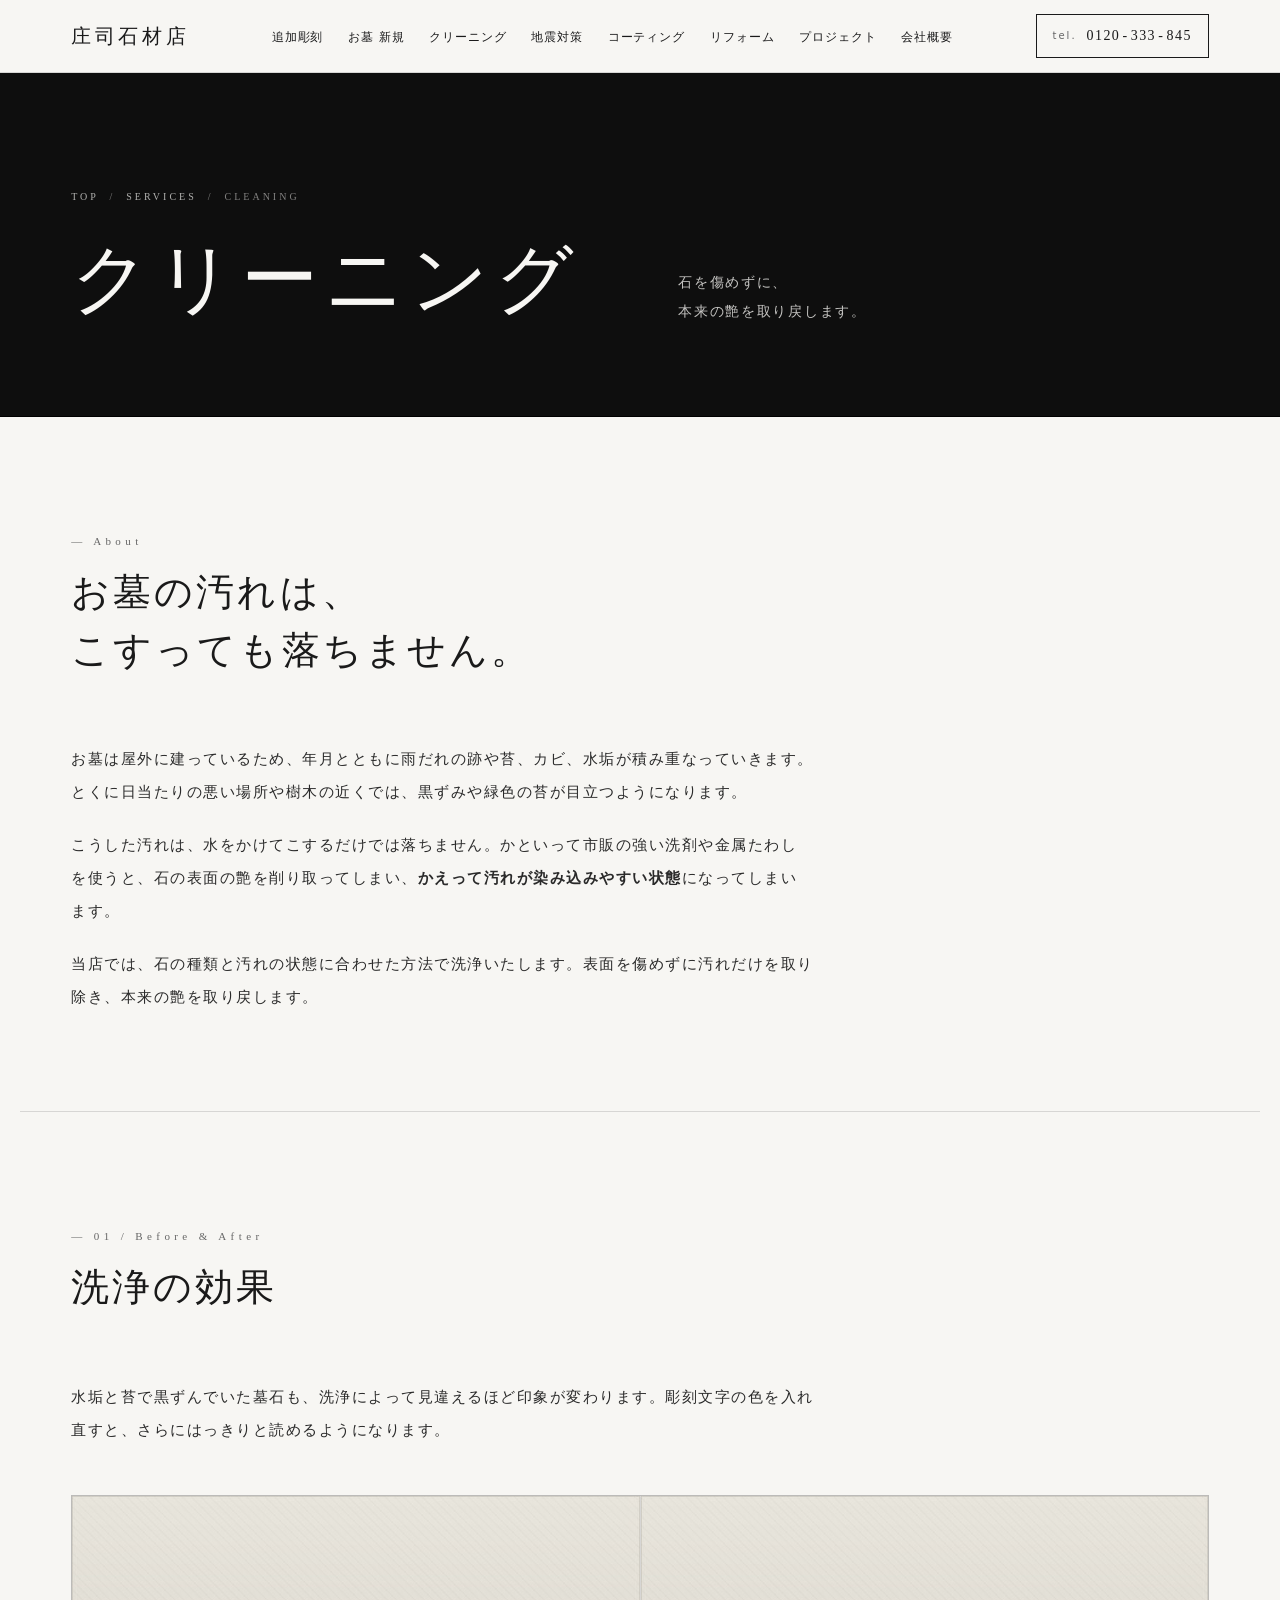
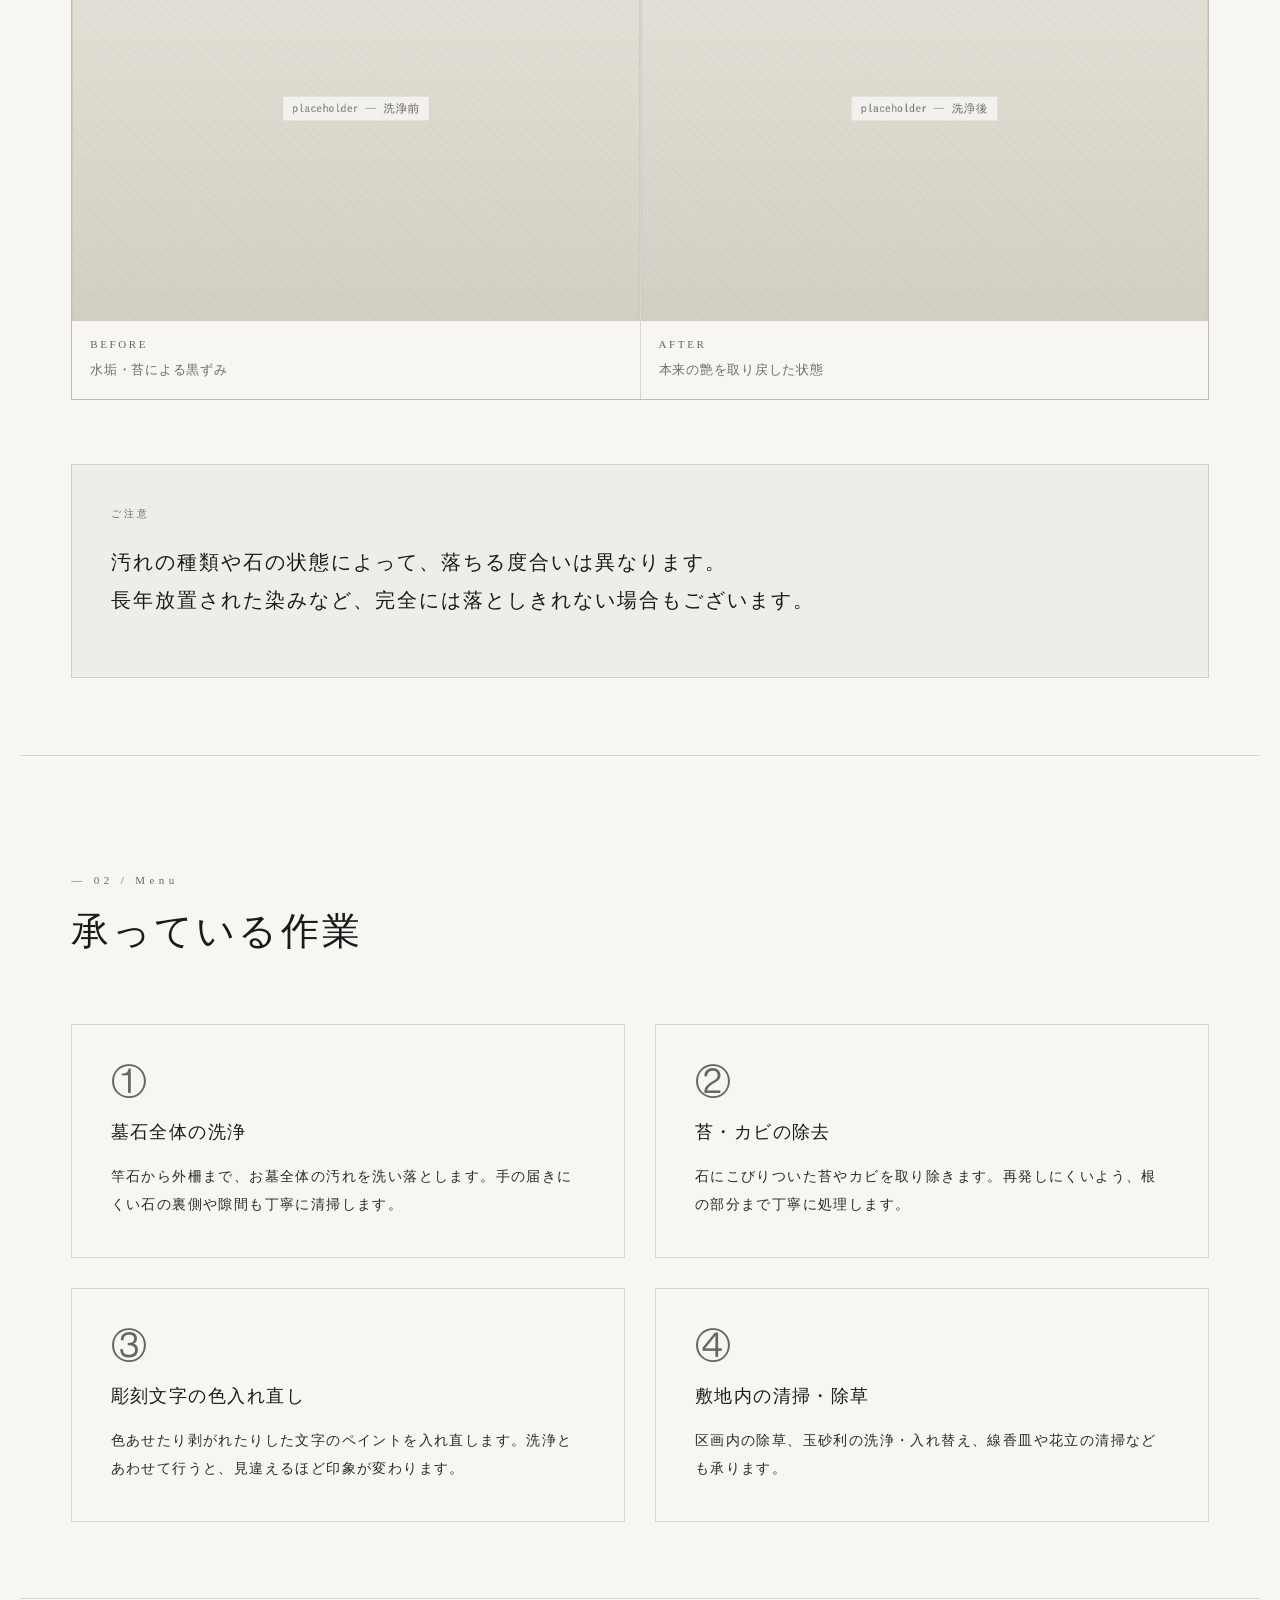
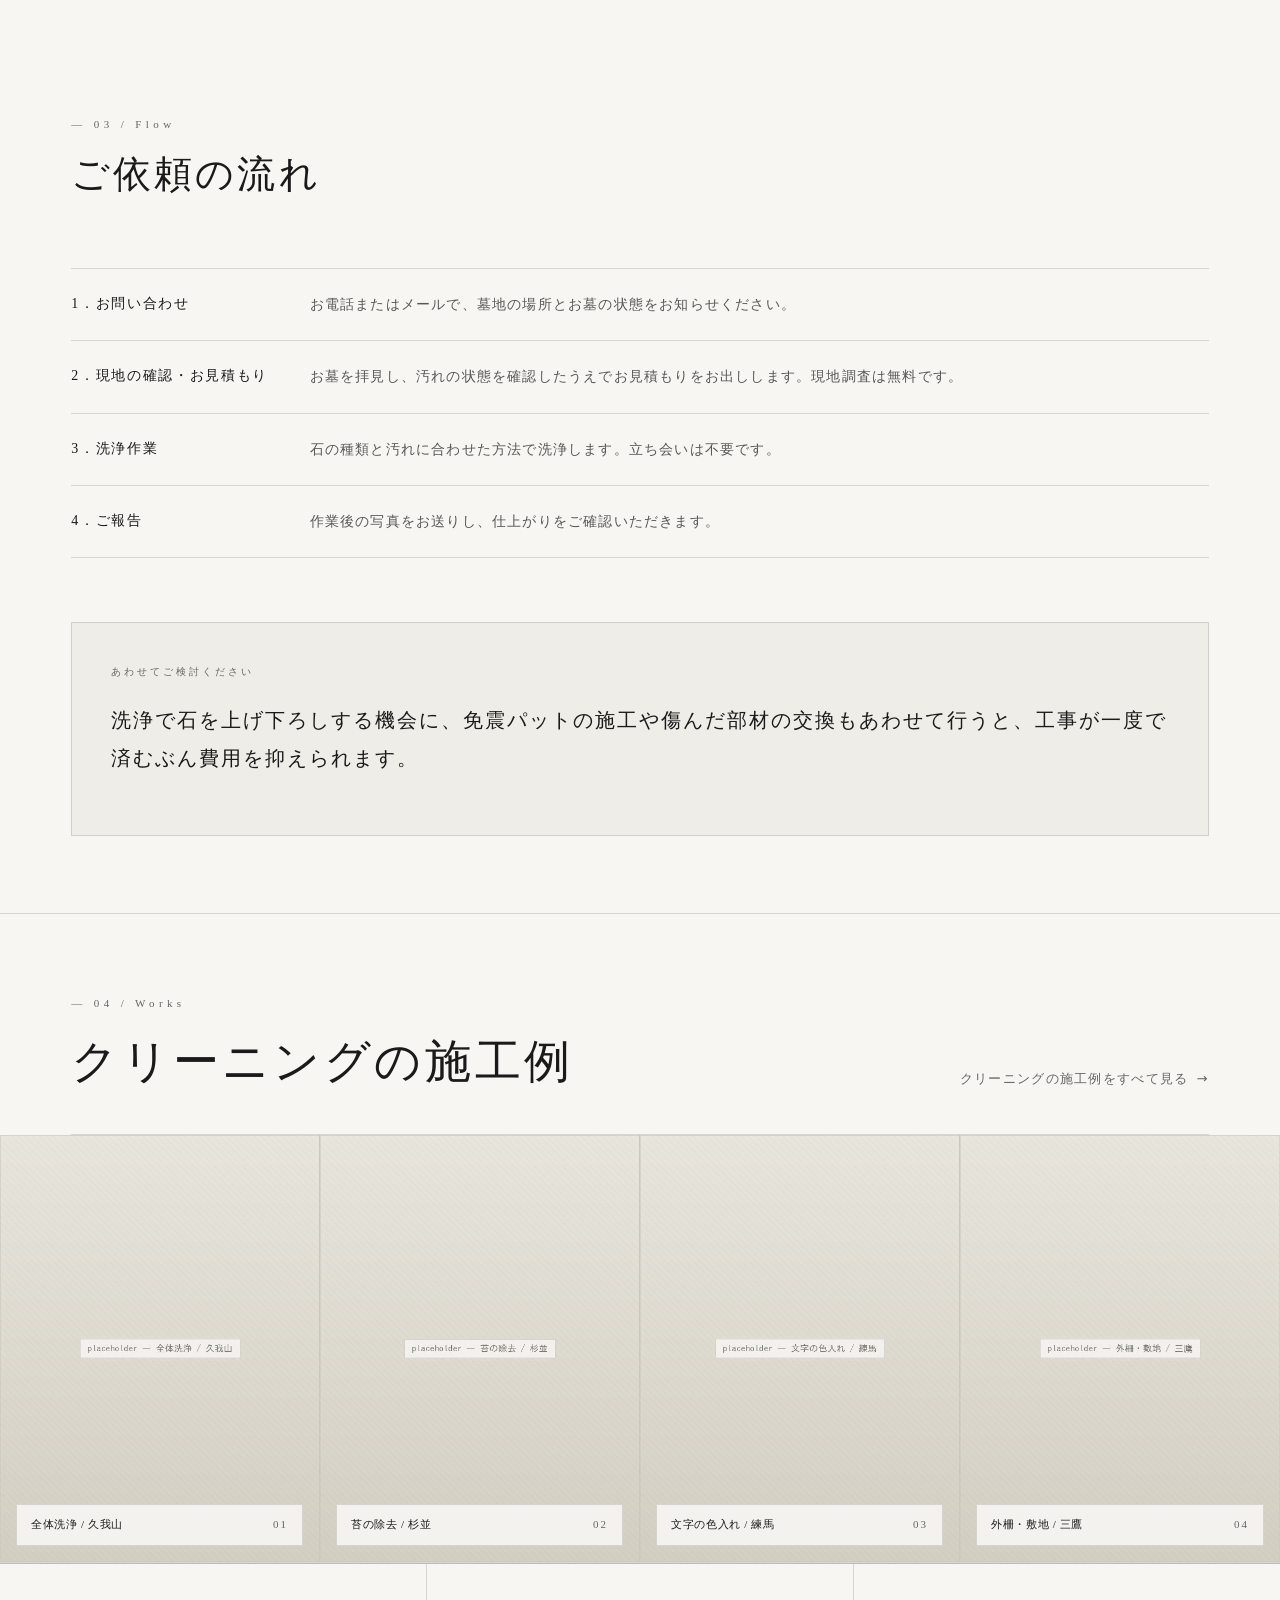
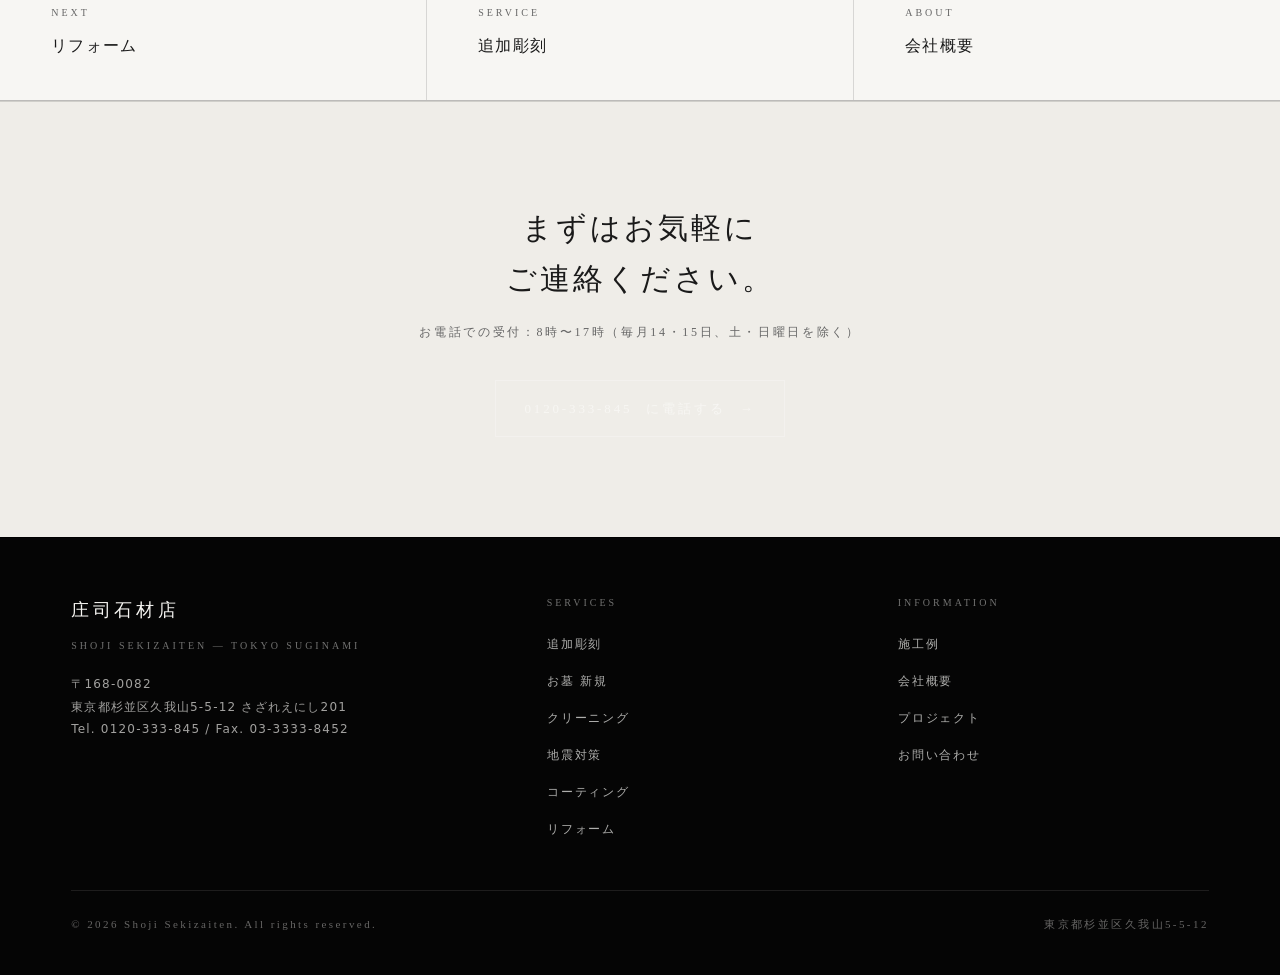
<file: cleaning.html>
<!DOCTYPE html>
<html lang="ja">
<head>
<meta charset="UTF-8" />
<meta name="viewport" content="width=device-width, initial-scale=1.0" />
<title>お墓のクリーニング — 庄司石材店</title>
<meta name="description" content="水垢・苔・黒ずみで汚れたお墓を、石を傷めない方法で洗浄します。承っている作業とご依頼の流れ、施工例をご案内します。東京杉並区久我山の庄司石材店。" />
<meta property="og:title" content="お墓のクリーニング — 庄司石材店" />
<meta property="og:description" content="専門技術による洗浄で、苔やシミを取り除き、お墓を美しく整えます。" />
<meta property="og:type" content="article" />
<meta name="theme-color" content="#1a1a1a" />
<link rel="icon" href="data:image/svg+xml,%3Csvg xmlns='http://www.w3.org/2000/svg' viewBox='0 0 32 32'%3E%3Crect width='32' height='32' fill='%231a1a1a'/%3E%3Ctext x='16' y='22' font-family='Georgia,serif' font-size='18' fill='%23f7f6f3' text-anchor='middle'%3E庄%3C/text%3E%3C/svg%3E" />
<link rel="stylesheet" href="assets/styles.css" />
</head>
<body>

<a class="skip" href="#main">本文へスキップ</a>

<!-- ============== NAV ============== -->
<header class="nav" id="nav" data-screen-label="Navigation">
  <div class="container nav__inner">
    <a href="index.html" class="brand" aria-label="庄司石材店 ホーム">
      <span class="brand__mark mincho">庄司石材店</span>
      <span class="brand__en">Shoji Sekizaiten</span>
    </a>

    <nav aria-label="主要ナビゲーション">
      <ul class="nav__menu">
        <li><a href="engraving.html">追加彫刻</a></li>
        <li><a href="boseki.html">お墓 新規</a></li>
        <li><a href="cleaning.html" aria-current="page">クリーニング</a></li>
        <li><a href="jishin.html">地震対策</a></li>
        <li><a href="coating.html">コーティング</a></li>
        <li><a href="reform.html">リフォーム</a></li>
        <li><a href="index.html#projects">プロジェクト</a></li>
        <li><a href="company.html">会社概要</a></li>
      </ul>
    </nav>

    <a class="nav__tel" href="tel:0120-333-845">
      <small>tel.</small>
      0120&hairsp;-&hairsp;333&hairsp;-&hairsp;845
    </a>

    <button class="nav__burger" type="button" aria-label="メニューを開く" aria-expanded="false" aria-controls="nav">
      <span></span><span></span><span></span>
    </button>
  </div>
</header>

<main id="main">

  <!-- ============== PAGE HERO ============== -->
  <section class="page-hero" data-screen-label="Page Hero">
    <div class="container">
      <div class="page-hero__inner">
        <div>
          <div class="page-hero__breadcrumb">
            <a href="index.html">Top</a> &nbsp;/&nbsp;
            <a href="index.html#services">Services</a> &nbsp;/&nbsp; Cleaning
          </div>
          <h1 class="page-hero__title mincho"><span class="nb">クリーニング</span></h1>
        </div>
        <p class="page-hero__lead">石を傷めずに、<br />本来の艶を取り戻します。</p>
      </div>
    </div>
  </section>

  <!-- ============== INTRO ============== -->
  <section class="container story">
    <header class="story__head">
      <div class="story__num">— About</div>
      <h2 class="story__title mincho"><span class="nb">お墓の汚れは、</span>
          <br />
          <span class="nb">こすっても落ちません。</span></h2>
    </header>
    <div class="story__body">
      <p>お墓は屋外に建っているため、年月とともに雨だれの跡や苔、カビ、水垢が積み重なっていきます。とくに日当たりの悪い場所や樹木の近くでは、黒ずみや緑色の苔が目立つようになります。</p>
      <p>こうした汚れは、水をかけてこするだけでは落ちません。かといって市販の強い洗剤や金属たわしを使うと、石の表面の艶を削り取ってしまい、<strong>かえって汚れが染み込みやすい状態</strong>になってしまいます。</p>
      <p>当店では、石の種類と汚れの状態に合わせた方法で洗浄いたします。表面を傷めずに汚れだけを取り除き、本来の艶を取り戻します。</p>
    </div>
  </section>

  <!-- ============== 洗浄の効果 ============== -->
  <section class="container story" id="effect">
    <header class="story__head">
      <div class="story__num">— 01 / Before &amp; After</div>
      <h2 class="story__title mincho"><span class="nb">洗浄の効果</span></h2>
    </header>

    <div class="story__body">
      <p>水垢と苔で黒ずんでいた墓石も、洗浄によって見違えるほど印象が変わります。彫刻文字の色を入れ直すと、さらにはっきりと読めるようになります。</p>
    </div>

    <div class="ba reveal">
      <figure>
        <div class="ba__media">
          <div aria-hidden="true"></div>
          <img src="images/cleaning-before.jpg" alt="洗浄前。水垢と苔で黒ずんだ墓石" loading="lazy" onerror="this.style.display='none'" />
        </div>
        <figcaption>Before<span>水垢・苔による黒ずみ</span></figcaption>
      </figure>
      <figure>
        <div class="ba__media">
          <div aria-hidden="true"></div>
          <img src="images/cleaning-after.jpg" alt="洗浄後。本来の艶が戻った墓石" loading="lazy" onerror="this.style.display='none'" />
        </div>
        <figcaption>After<span>本来の艶を取り戻した状態</span></figcaption>
      </figure>
    </div>

    <div class="callout reveal">
      <span class="callout__label">ご注意</span>
      <p>汚れの種類や石の状態によって、落ちる度合いは異なります。<br />長年放置された染みなど、完全には落としきれない場合もございます。</p>
    </div>
  </section>

  <!-- ============== 承っている作業 ============== -->
  <section class="container story" id="menu">
    <header class="story__head">
      <div class="story__num">— 02 / Menu</div>
      <h2 class="story__title mincho"><span class="nb">承っている作業</span></h2>
    </header>

    <div class="reasons reveal">
      <div class="reason">
        <div class="reason__num mincho">①</div>
        <h3 class="reason__title mincho">墓石全体の洗浄</h3>
        <p class="reason__body">
          竿石から外柵まで、お墓全体の汚れを洗い落とします。手の届きにくい石の裏側や隙間も丁寧に清掃します。
        </p>
      </div>
      <div class="reason">
        <div class="reason__num mincho">②</div>
        <h3 class="reason__title mincho">苔・カビの除去</h3>
        <p class="reason__body">
          石にこびりついた苔やカビを取り除きます。再発しにくいよう、根の部分まで丁寧に処理します。
        </p>
      </div>
      <div class="reason">
        <div class="reason__num mincho">③</div>
        <h3 class="reason__title mincho">彫刻文字の色入れ直し</h3>
        <p class="reason__body">
          色あせたり剥がれたりした文字のペイントを入れ直します。洗浄とあわせて行うと、見違えるほど印象が変わります。
        </p>
      </div>
      <div class="reason">
        <div class="reason__num mincho">④</div>
        <h3 class="reason__title mincho">敷地内の清掃・除草</h3>
        <p class="reason__body">
          区画内の除草、玉砂利の洗浄・入れ替え、線香皿や花立の清掃なども承ります。
        </p>
      </div>
    </div>
  </section>

  <!-- ============== ご依頼の流れ ============== -->
  <section class="container story" id="flow">
    <header class="story__head">
      <div class="story__num">— 03 / Flow</div>
      <h2 class="story__title mincho"><span class="nb">ご依頼の流れ</span></h2>
    </header>

    <dl class="spec">
      <div>
        <dt>1．お問い合わせ</dt>
        <dd>お電話またはメールで、墓地の場所とお墓の状態をお知らせください。</dd>
      </div>
      <div>
        <dt>2．現地の確認・お見積もり</dt>
        <dd>お墓を拝見し、汚れの状態を確認したうえでお見積もりをお出しします。現地調査は無料です。</dd>
      </div>
      <div>
        <dt>3．洗浄作業</dt>
        <dd>石の種類と汚れに合わせた方法で洗浄します。立ち会いは不要です。</dd>
      </div>
      <div>
        <dt>4．ご報告</dt>
        <dd>作業後の写真をお送りし、仕上がりをご確認いただきます。</dd>
      </div>
    </dl>

    <div class="callout reveal">
      <span class="callout__label">あわせてご検討ください</span>
      <p>洗浄で石を上げ下ろしする機会に、<a href="jishin.html">免震パット</a>の施工や<a href="reform.html">傷んだ部材の交換</a>もあわせて行うと、工事が一度で済むぶん費用を抑えられます。</p>
    </div>
  </section>

  <!-- ============== WORKS ============== -->
  <section class="works" id="works" data-screen-label="Works">
    <div class="container">
      <header class="works__head">
        <div>
          <div class="section__num">— 04 / Works</div>
          <h2 class="section__title"><span class="nb">クリーニングの</span><span class="nb">施工例</span></h2>
        </div>
      <a class="works__all" href="works.html#cleaning">クリーニングの施工例をすべて見る <span class="arrow">→</span></a>
        </header>
    </div>

    <div class="works__grid">
      <!-- ここは kanri/works.php が書き出します。手で編集しても、次の登録で消えます -->
      <!-- WORKS:START cleaning -->
      <div class="work" data-note="全体洗浄 / 久我山">
        <div class="work__placeholder" aria-hidden="true"></div>
        <img class="work__img" src="images/works/cleaning-01.jpg" alt="墓石全体を洗浄した施工例" loading="lazy" onerror="this.style.display='none'" />
        <div class="work__caption"><span class="mincho">全体洗浄 / 久我山</span><span class="num">01</span></div>
        <button class="wcard__open" type="button" aria-label="全体洗浄 / 久我山の写真を大きく見る"></button>
        <script type="application/json" class="wcard__data">[{"src":"images/works/cleaning-01.jpg","cap":"","alt":"墓石全体を洗浄した施工例"}]</script>
      </div>
      <div class="work" data-note="苔の除去 / 杉並">
        <div class="work__placeholder" aria-hidden="true"></div>
        <img class="work__img" src="images/works/cleaning-02.jpg" alt="苔とカビを除去した施工例" loading="lazy" onerror="this.style.display='none'" />
        <div class="work__caption"><span class="mincho">苔の除去 / 杉並</span><span class="num">02</span></div>
        <button class="wcard__open" type="button" aria-label="苔の除去 / 杉並の写真を大きく見る"></button>
        <script type="application/json" class="wcard__data">[{"src":"images/works/cleaning-02.jpg","cap":"","alt":"苔とカビを除去した施工例"}]</script>
      </div>
      <div class="work" data-note="文字の色入れ / 練馬">
        <div class="work__placeholder" aria-hidden="true"></div>
        <img class="work__img" src="images/works/cleaning-03.jpg" alt="彫刻文字の色を入れ直した施工例" loading="lazy" onerror="this.style.display='none'" />
        <div class="work__caption"><span class="mincho">文字の色入れ / 練馬</span><span class="num">03</span></div>
        <button class="wcard__open" type="button" aria-label="文字の色入れ / 練馬の写真を大きく見る"></button>
        <script type="application/json" class="wcard__data">[{"src":"images/works/cleaning-03.jpg","cap":"","alt":"彫刻文字の色を入れ直した施工例"}]</script>
      </div>
      <div class="work" data-note="外柵・敷地 / 三鷹">
        <div class="work__placeholder" aria-hidden="true"></div>
        <img class="work__img" src="images/works/cleaning-04.jpg" alt="外柵と敷地内を清掃した施工例" loading="lazy" onerror="this.style.display='none'" />
        <div class="work__caption"><span class="mincho">外柵・敷地 / 三鷹</span><span class="num">04</span></div>
        <button class="wcard__open" type="button" aria-label="外柵・敷地 / 三鷹の写真を大きく見る"></button>
        <script type="application/json" class="wcard__data">[{"src":"images/works/cleaning-04.jpg","cap":"","alt":"外柵と敷地内を清掃した施工例"}]</script>
      </div>
    <!-- WORKS:END cleaning -->
    </div>
  </section>

  <!-- ============== NEXT ============== -->
  <nav class="next-links" aria-label="ほかのサービス">
    <a href="reform.html"><span class="k">Next</span><span class="v mincho">リフォーム</span></a>
    <a href="engraving.html"><span class="k">Service</span><span class="v mincho">追加彫刻</span></a>
    <a href="company.html"><span class="k">About</span><span class="v mincho">会社概要</span></a>
  </nav>

  <!-- ============== CTA ============== -->
  <section class="page-foot reveal">
    <div class="container">
      <p class="page-foot__lead mincho"><span class="nb">まずはお気軽に</span>
          <br />
          <span class="nb">ご連絡ください。</span></p>
      <p class="page-foot__sub">お電話での受付：8時〜17時（毎月14・15日、土・日曜日を除く）</p>
      <a class="btn" href="tel:0120-333-845">
        <span class="nb">0120-333-845</span> に電話する <span class="arrow">→</span>
      </a>
    </div>
  </section>

</main>

<!-- ============== FOOTER ============== -->
<footer class="footer" data-screen-label="Footer">
  <div class="container">
    <div class="footer__grid">
      <div>
        <p class="footer__brand">庄司石材店</p>
        <p class="footer__sub">Shoji Sekizaiten — Tokyo Suginami</p>
        <address class="footer__address">
          〒168-0082<br />
          東京都杉並区久我山5-5-12 さざれえにし201<br />
          <span class="nb">Tel. 0120-333-845</span> / <span class="nb">Fax. 03-3333-8452</span>
        </address>
      </div>

      <div>
        <p class="footer__heading">Services</p>
        <ul class="footer__list">
          <li><a href="engraving.html">追加彫刻</a></li>
          <li><a href="boseki.html">お墓 新規</a></li>
          <li><a href="cleaning.html">クリーニング</a></li>
          <li><a href="jishin.html">地震対策</a></li>
          <li><a href="coating.html">コーティング</a></li>
          <li><a href="reform.html">リフォーム</a></li>
        </ul>
      </div>

      <div>
        <p class="footer__heading">Information</p>
        <ul class="footer__list">
          <li><a href="works.html">施工例</a></li>
          <li><a href="company.html">会社概要</a></li>
          <li><a href="index.html#projects">プロジェクト</a></li>
          <li><a href="index.html#contact">お問い合わせ</a></li>
        </ul>
      </div>
    </div>

    <div class="footer__bottom">
      <span>© 2026 Shoji Sekizaiten. All rights reserved.</span>
      <span>東京都杉並区久我山5-5-12</span>
    </div>
  </div>
</footer>

<script>
  (function () {
    var nav = document.getElementById('nav');
    var btn = nav.querySelector('.nav__burger');
    btn.addEventListener('click', function () {
      var open = nav.classList.toggle('is-open');
      btn.setAttribute('aria-expanded', open ? 'true' : 'false');
    });
    nav.querySelectorAll('.nav__menu a').forEach(function (a) {
      a.addEventListener('click', function () {
        nav.classList.remove('is-open');
        btn.setAttribute('aria-expanded', 'false');
      });
    });
  })();

  (function () {
    if (!('IntersectionObserver' in window)) {
      document.querySelectorAll('.reveal').forEach(function (el) { el.classList.add('is-in'); });
      return;
    }
    var io = new IntersectionObserver(function (entries) {
      entries.forEach(function (e) {
        if (e.isIntersecting) {
          e.target.classList.add('is-in');
          io.unobserve(e.target);
        }
      });
    }, { rootMargin: '0px 0px -8% 0px', threshold: 0.05 });
    document.querySelectorAll('.reveal').forEach(function (el) { io.observe(el); });
  })();
</script>

<script src="assets/works.js" defer></script>

<!-- v1.8.0 -->
</body>
</html>
</file>
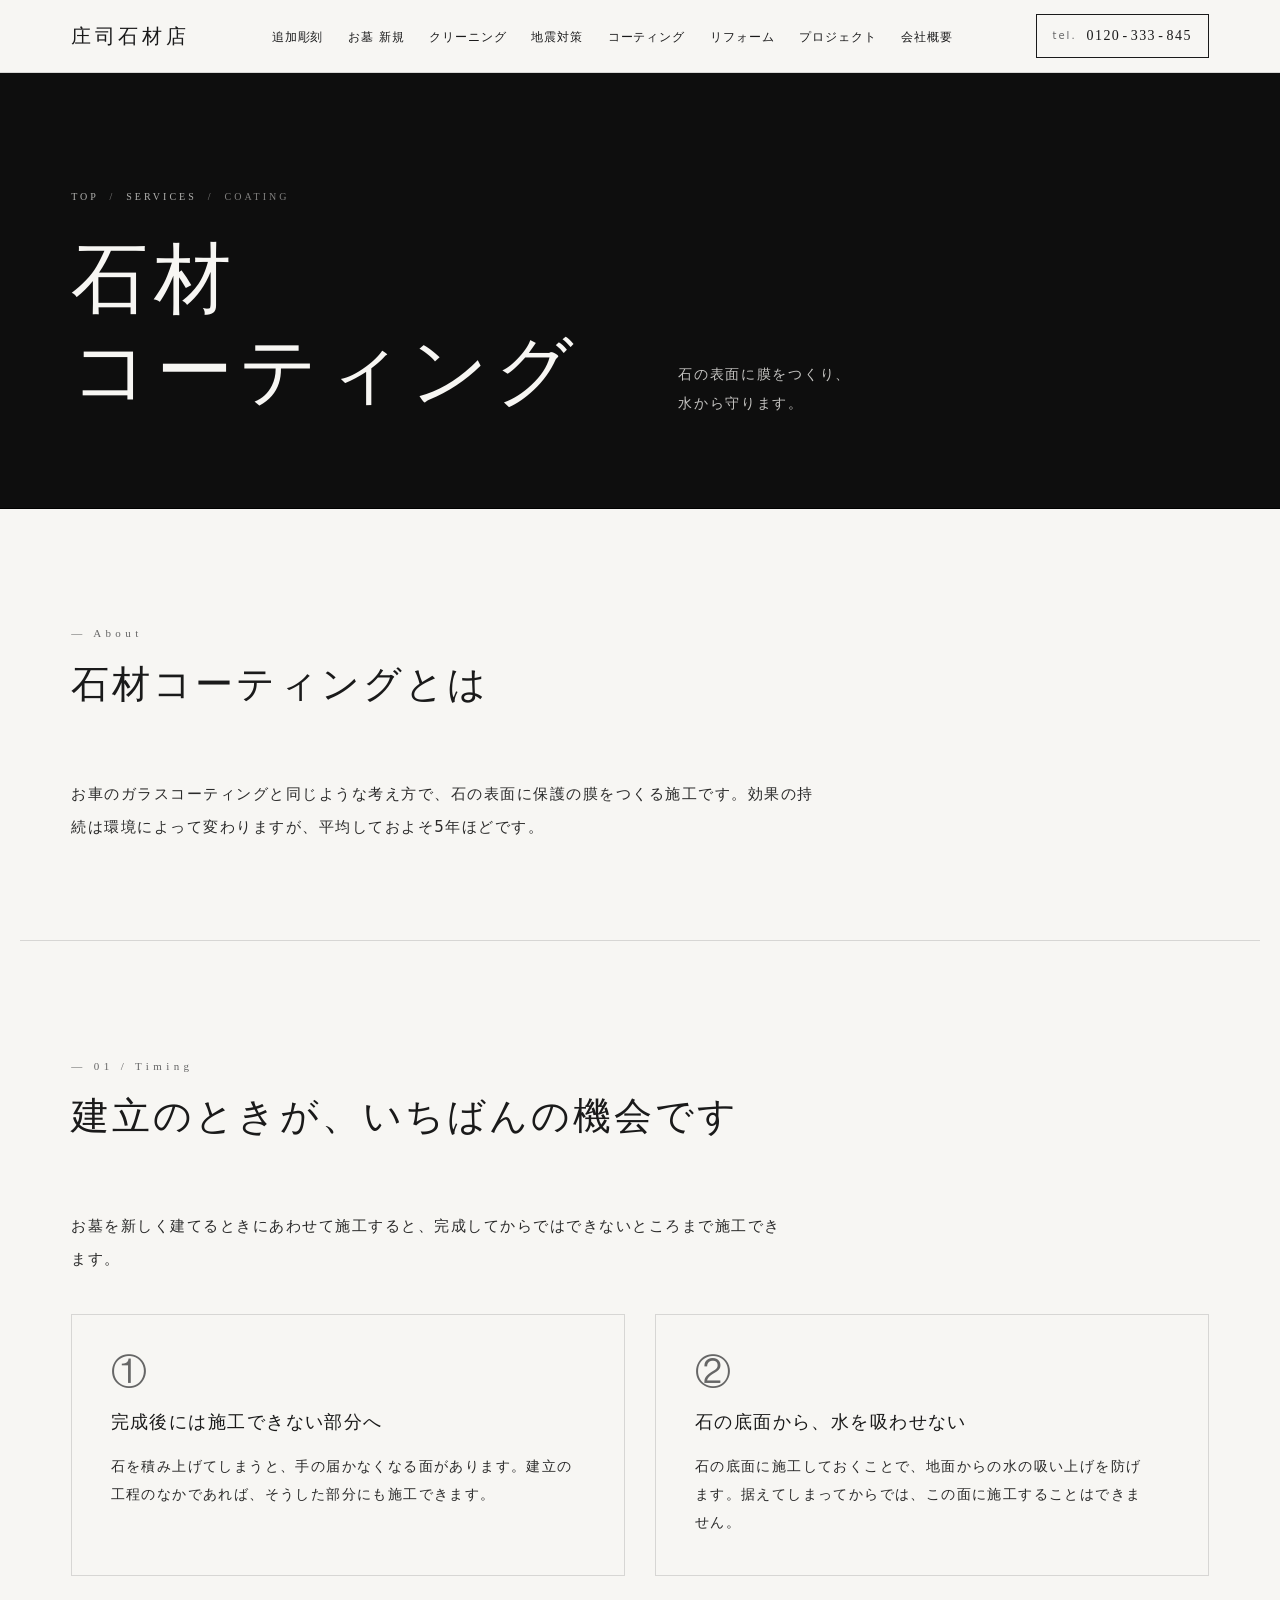
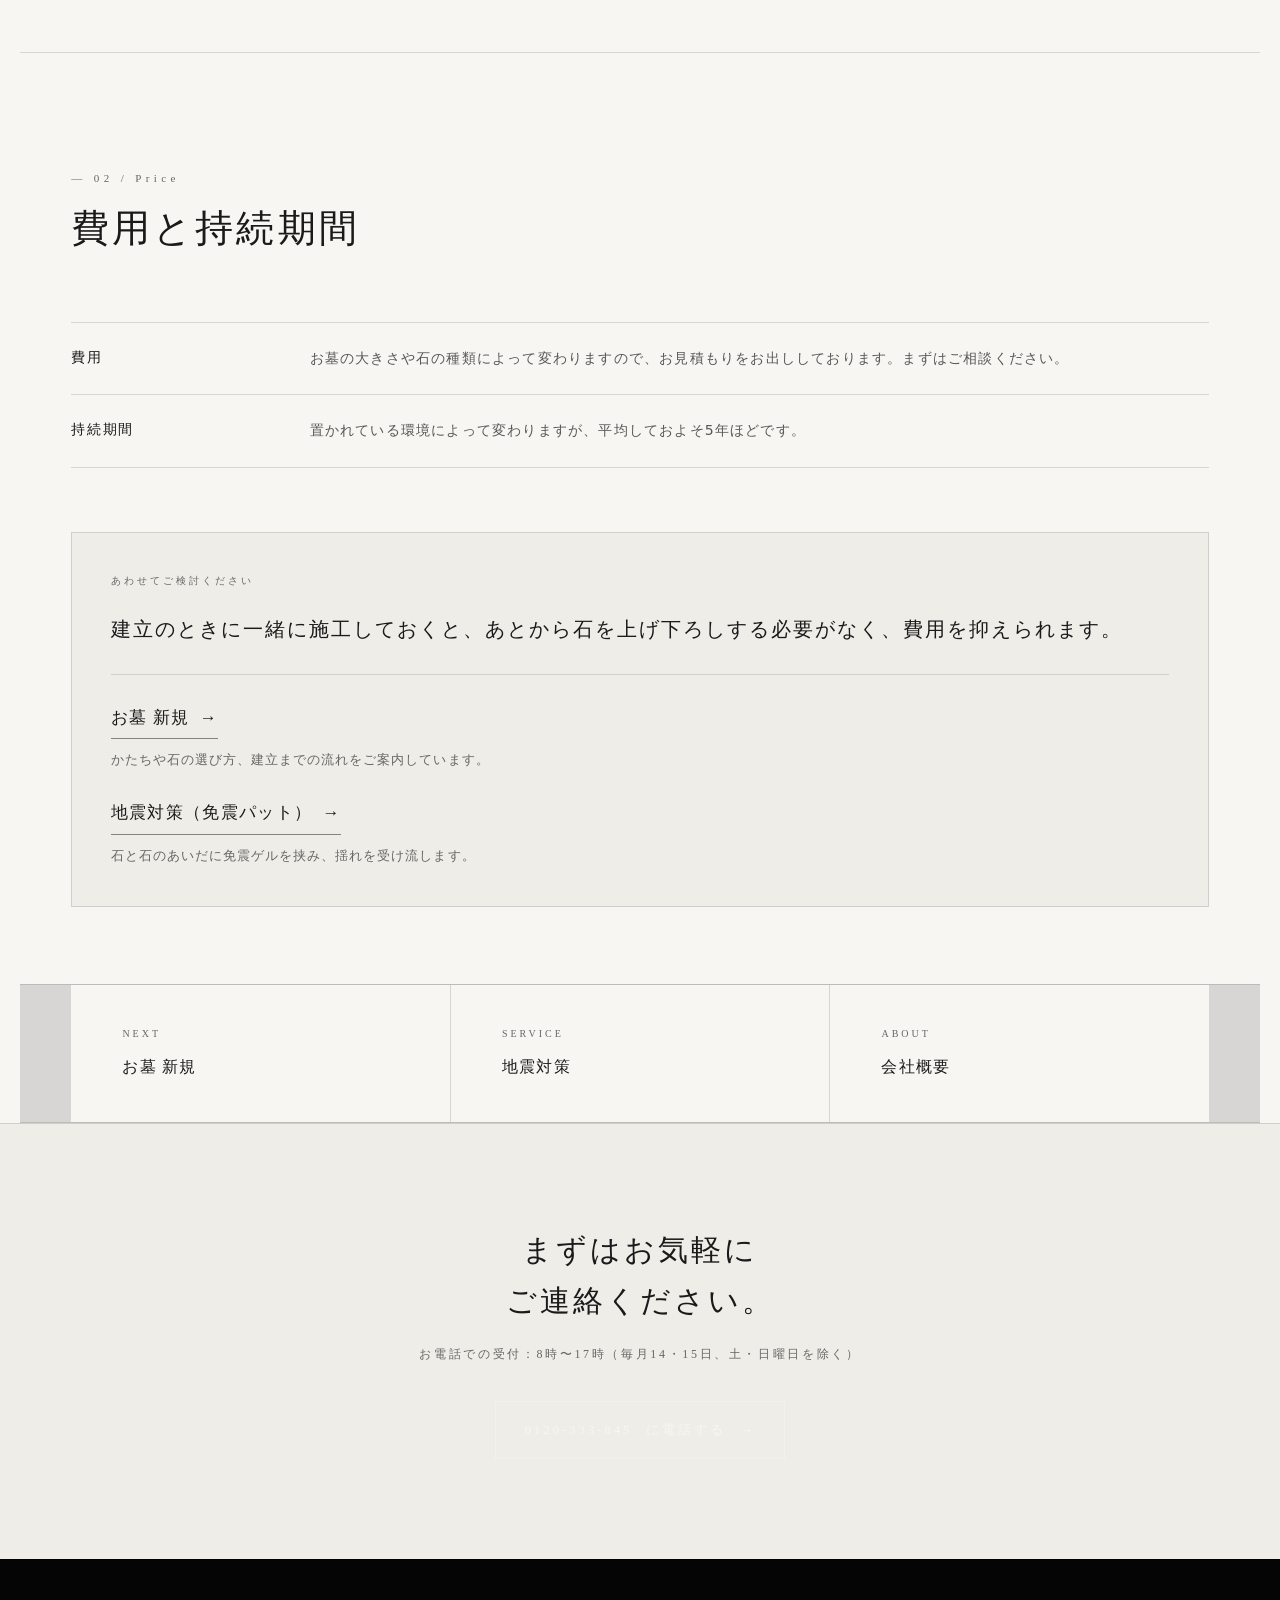
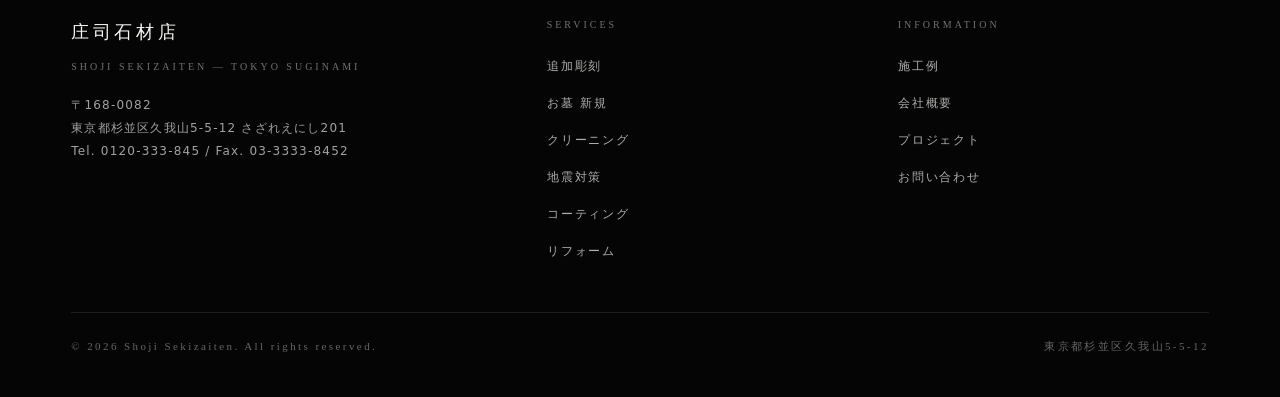
<file: coating.html>
<!DOCTYPE html>
<html lang="ja">
<head>
<meta charset="UTF-8" />
<meta name="viewport" content="width=device-width, initial-scale=1.0" />
<title>石材コーティング — 庄司石材店</title>
<meta name="description" content="お墓の石にコーティングを施し、表面を保護します。建立にあわせて施工すると、完成後には手の届かない部分や石の底面にも施工できます。東京杉並区久我山の庄司石材店。" />
<meta property="og:title" content="石材コーティング — 庄司石材店" />
<meta property="og:description" content="車のガラスコーティングと同じ考え方で、石の表面を膜で保護します。" />
<meta property="og:type" content="article" />
<meta name="theme-color" content="#1a1a1a" />
<link rel="icon" href="data:image/svg+xml,%3Csvg xmlns='http://www.w3.org/2000/svg' viewBox='0 0 32 32'%3E%3Crect width='32' height='32' fill='%231a1a1a'/%3E%3Ctext x='16' y='22' font-family='Georgia,serif' font-size='18' fill='%23f7f6f3' text-anchor='middle'%3E庄%3C/text%3E%3C/svg%3E" />
<link rel="stylesheet" href="assets/styles.css" />
</head>
<body>

<a class="skip" href="#main">本文へスキップ</a>

<!-- ============== NAV ============== -->
<header class="nav" id="nav" data-screen-label="Navigation">
  <div class="container nav__inner">
    <a href="index.html" class="brand" aria-label="庄司石材店 ホーム">
      <span class="brand__mark mincho">庄司石材店</span>
      <span class="brand__en">Shoji Sekizaiten</span>
    </a>

    <nav aria-label="主要ナビゲーション">
      <ul class="nav__menu">
        <li><a href="engraving.html">追加彫刻</a></li>
        <li><a href="boseki.html">お墓 新規</a></li>
        <li><a href="cleaning.html">クリーニング</a></li>
        <li><a href="jishin.html">地震対策</a></li>
        <li><a href="coating.html" aria-current="page">コーティング</a></li>
        <li><a href="reform.html">リフォーム</a></li>
        <li><a href="index.html#projects">プロジェクト</a></li>
        <li><a href="company.html">会社概要</a></li>
      </ul>
    </nav>

    <a class="nav__tel" href="tel:0120-333-845">
      <small>tel.</small>
      0120&hairsp;-&hairsp;333&hairsp;-&hairsp;845
    </a>

    <button class="nav__burger" type="button" aria-label="メニューを開く" aria-expanded="false" aria-controls="nav">
      <span></span><span></span><span></span>
    </button>
  </div>
</header>

<main id="main">

  <!-- ============== PAGE HERO ============== -->
  <section class="page-hero" data-screen-label="Page Hero">
    <div class="container">
      <div class="page-hero__inner">
        <div>
          <div class="page-hero__breadcrumb">
            <a href="index.html">Top</a> &nbsp;/&nbsp;
            <a href="index.html#services">Services</a> &nbsp;/&nbsp; Coating
          </div>
          <h1 class="page-hero__title mincho"><span class="nb">石材</span><span class="nb">コーティング</span></h1>
        </div>
        <p class="page-hero__lead">石の表面に膜をつくり、<br />水から守ります。</p>
      </div>
    </div>
  </section>

  <!-- ============== INTRO ============== -->
  <section class="container story" id="about">
    <header class="story__head">
      <div class="story__num">— About</div>
      <h2 class="story__title mincho"><span class="nb">石材コーティング</span><span class="nb">とは</span></h2>
    </header>

    <div class="story__body">
      <p>お車のガラスコーティングと同じような考え方で、石の表面に保護の膜をつくる施工です。効果の持続は環境によって変わりますが、平均しておよそ5年ほどです。</p>
    </div>
  </section>

  <!-- ============== 建立とあわせて ============== -->
  <section class="container story" id="timing">
    <header class="story__head">
      <div class="story__num">— 01 / Timing</div>
      <h2 class="story__title mincho"><span class="nb">建立のときが、</span><span class="nb">いちばんの機会です</span></h2>
    </header>

    <div class="story__body">
      <p>お墓を新しく建てるときにあわせて施工すると、完成してからではできないところまで施工できます。</p>
    </div>

    <div class="reasons reveal">
      <div class="reason">
        <div class="reason__num mincho">①</div>
        <h3 class="reason__title mincho"><span class="nb">完成後には</span><span class="nb">施工できない部分へ</span></h3>
        <p class="reason__body">石を積み上げてしまうと、手の届かなくなる面があります。建立の工程のなかであれば、そうした部分にも施工できます。</p>
      </div>
      <div class="reason">
        <div class="reason__num mincho">②</div>
        <h3 class="reason__title mincho"><span class="nb">石の底面から、</span><span class="nb">水を吸わせない</span></h3>
        <p class="reason__body">石の底面に施工しておくことで、地面からの水の吸い上げを防げます。据えてしまってからでは、この面に施工することはできません。</p>
      </div>
    </div>
  </section>

  <!-- ============== 費用と持続 ============== -->
  <section class="container story" id="price">
    <header class="story__head">
      <div class="story__num">— 02 / Price</div>
      <h2 class="story__title mincho"><span class="nb">費用と持続期間</span></h2>
    </header>

    <dl class="spec">
      <div>
        <dt>費用</dt>
        <dd>お墓の大きさや石の種類によって変わりますので、お見積もりをお出ししております。まずはご相談ください。</dd>
      </div>
      <div>
        <dt>持続期間</dt>
        <dd>置かれている環境によって変わりますが、平均しておよそ5年ほどです。</dd>
      </div>
    </dl>

    <div class="callout reveal">
      <span class="callout__label">あわせてご検討ください</span>
      <p>建立のときに一緒に施工しておくと、あとから石を上げ下ろしする必要がなく、費用を抑えられます。</p>
      <ul class="callout__links">
        <li>
          <a href="boseki.html">お墓 新規 <span class="arrow">→</span></a>
          <small>かたちや石の選び方、建立までの流れをご案内しています。</small>
        </li>
        <li>
          <a href="jishin.html">地震対策（免震パット） <span class="arrow">→</span></a>
          <small>石と石のあいだに免震ゲルを挟み、揺れを受け流します。</small>
        </li>
      </ul>
    </div>
  </section>

  <!-- ============== 施工例 ============== -->
  <section class="works" id="works" data-screen-label="Works">
    <div class="container">
      <header class="works__head">
        <div>
          <div class="section__num">— 03 / Works</div>
          <h2 class="section__title mincho"><span class="nb">石材コーティングの</span><span class="nb">施工例</span></h2>
        </div>
      <a class="works__all" href="works.html#coating">石材コーティングの施工例をすべて見る <span class="arrow">→</span></a>
        </header>
    </div>

    <div class="works__grid">
      <!-- ここは kanri/works.php が書き出します。手で編集しても、次の登録で消えます -->
      <!-- WORKS:START coating -->
      <p class="wempty">施工例はまだ登録されていません。</p>
    <!-- WORKS:END coating -->
    </div>
  </section>

  <!-- ============== 次のページ ============== -->
  <nav class="container next-links" aria-label="関連ページ">
    <a href="boseki.html"><span class="k">Next</span><span class="v mincho">お墓 新規</span></a>
    <a href="jishin.html"><span class="k">Service</span><span class="v mincho">地震対策</span></a>
    <a href="company.html"><span class="k">About</span><span class="v mincho">会社概要</span></a>
  </nav>

  <!-- ============== FOOT ============== -->
  <section class="page-foot reveal">
    <div class="container">
      <p class="page-foot__lead mincho"><span class="nb">まずはお気軽に</span>
          <br />
          <span class="nb">ご連絡ください。</span></p>
      <p class="page-foot__sub">お電話での受付：8時〜17時（毎月14・15日、土・日曜日を除く）</p>
      <a class="btn" href="tel:0120-333-845">
        <span class="nb">0120-333-845</span> に電話する <span class="arrow">→</span>
      </a>
    </div>
  </section>

</main>

<footer class="footer" data-screen-label="Footer">
  <div class="container">
    <div class="footer__grid">
      <div>
        <p class="footer__brand">庄司石材店</p>
        <p class="footer__sub">Shoji Sekizaiten — Tokyo Suginami</p>
        <address class="footer__address">
          〒168-0082<br />
          東京都杉並区久我山5-5-12 さざれえにし201<br />
          <span class="nb">Tel. 0120-333-845</span> / <span class="nb">Fax. 03-3333-8452</span>
        </address>
      </div>

      <div>
        <p class="footer__heading">Services</p>
        <ul class="footer__list">
          <li><a href="engraving.html">追加彫刻</a></li>
          <li><a href="boseki.html">お墓 新規</a></li>
          <li><a href="cleaning.html">クリーニング</a></li>
          <li><a href="jishin.html">地震対策</a></li>
          <li><a href="coating.html">コーティング</a></li>
          <li><a href="reform.html">リフォーム</a></li>
        </ul>
      </div>

      <div>
        <p class="footer__heading">Information</p>
        <ul class="footer__list">
          <li><a href="works.html">施工例</a></li>
          <li><a href="company.html">会社概要</a></li>
          <li><a href="index.html#projects">プロジェクト</a></li>
          <li><a href="index.html#contact">お問い合わせ</a></li>
        </ul>
      </div>
    </div>

    <div class="footer__bottom">
      <span>© 2026 Shoji Sekizaiten. All rights reserved.</span>
      <span>東京都杉並区久我山5-5-12</span>
    </div>
  </div>
</footer>

<script>
  (function () {
    var nav = document.getElementById('nav');
    var btn = nav.querySelector('.nav__burger');
    btn.addEventListener('click', function () {
      var open = nav.classList.toggle('is-open');
      btn.setAttribute('aria-expanded', open ? 'true' : 'false');
    });
    nav.querySelectorAll('.nav__menu a').forEach(function (a) {
      a.addEventListener('click', function () {
        nav.classList.remove('is-open');
        btn.setAttribute('aria-expanded', 'false');
      });
    });
  })();

  (function () {
    if (!('IntersectionObserver' in window)) {
      document.querySelectorAll('.reveal').forEach(function (el) { el.classList.add('is-in'); });
      return;
    }
    var io = new IntersectionObserver(function (entries) {
      entries.forEach(function (e) {
        if (e.isIntersecting) {
          e.target.classList.add('is-in');
          io.unobserve(e.target);
        }
      });
    }, { rootMargin: '0px 0px -8% 0px', threshold: 0.05 });
    document.querySelectorAll('.reveal').forEach(function (el) { io.observe(el); });
  })();
</script>

<script src="assets/works.js" defer></script>

<!-- v1.3.0 -->
</body>
</html>
</file>
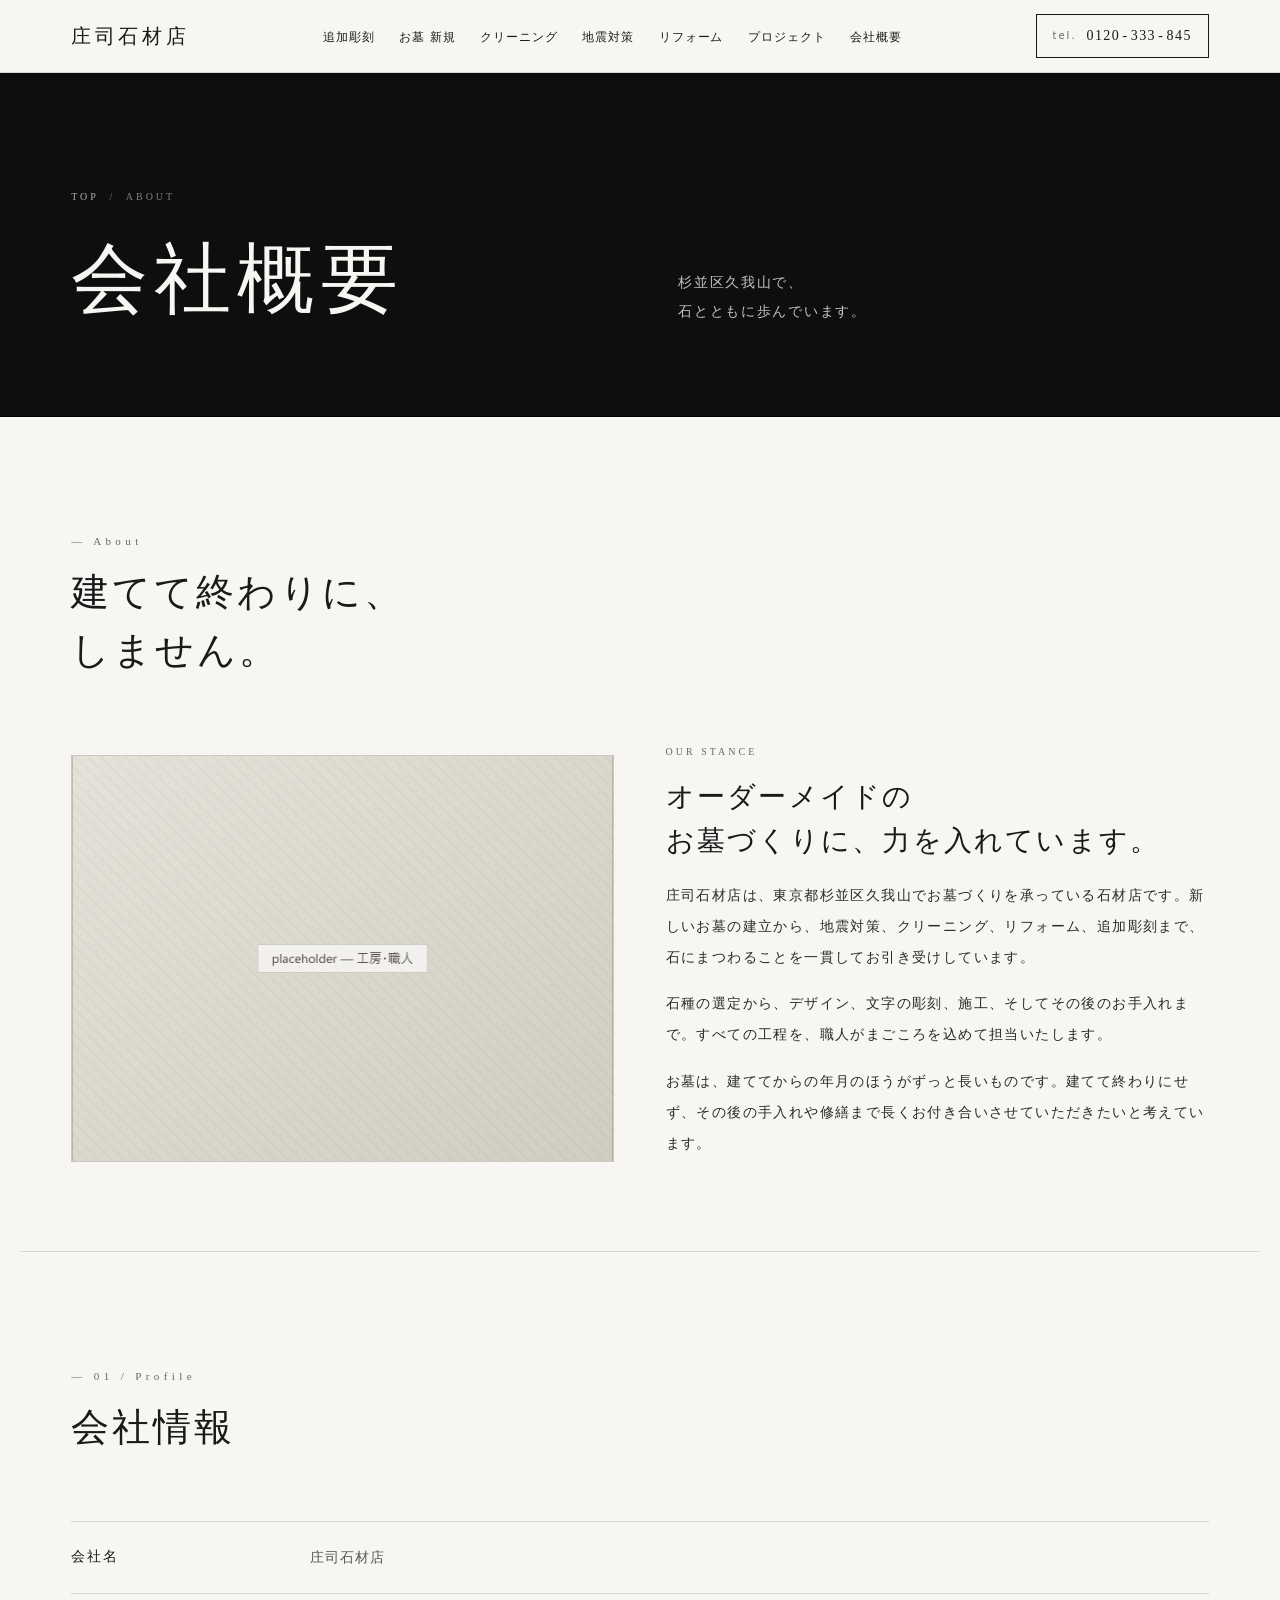
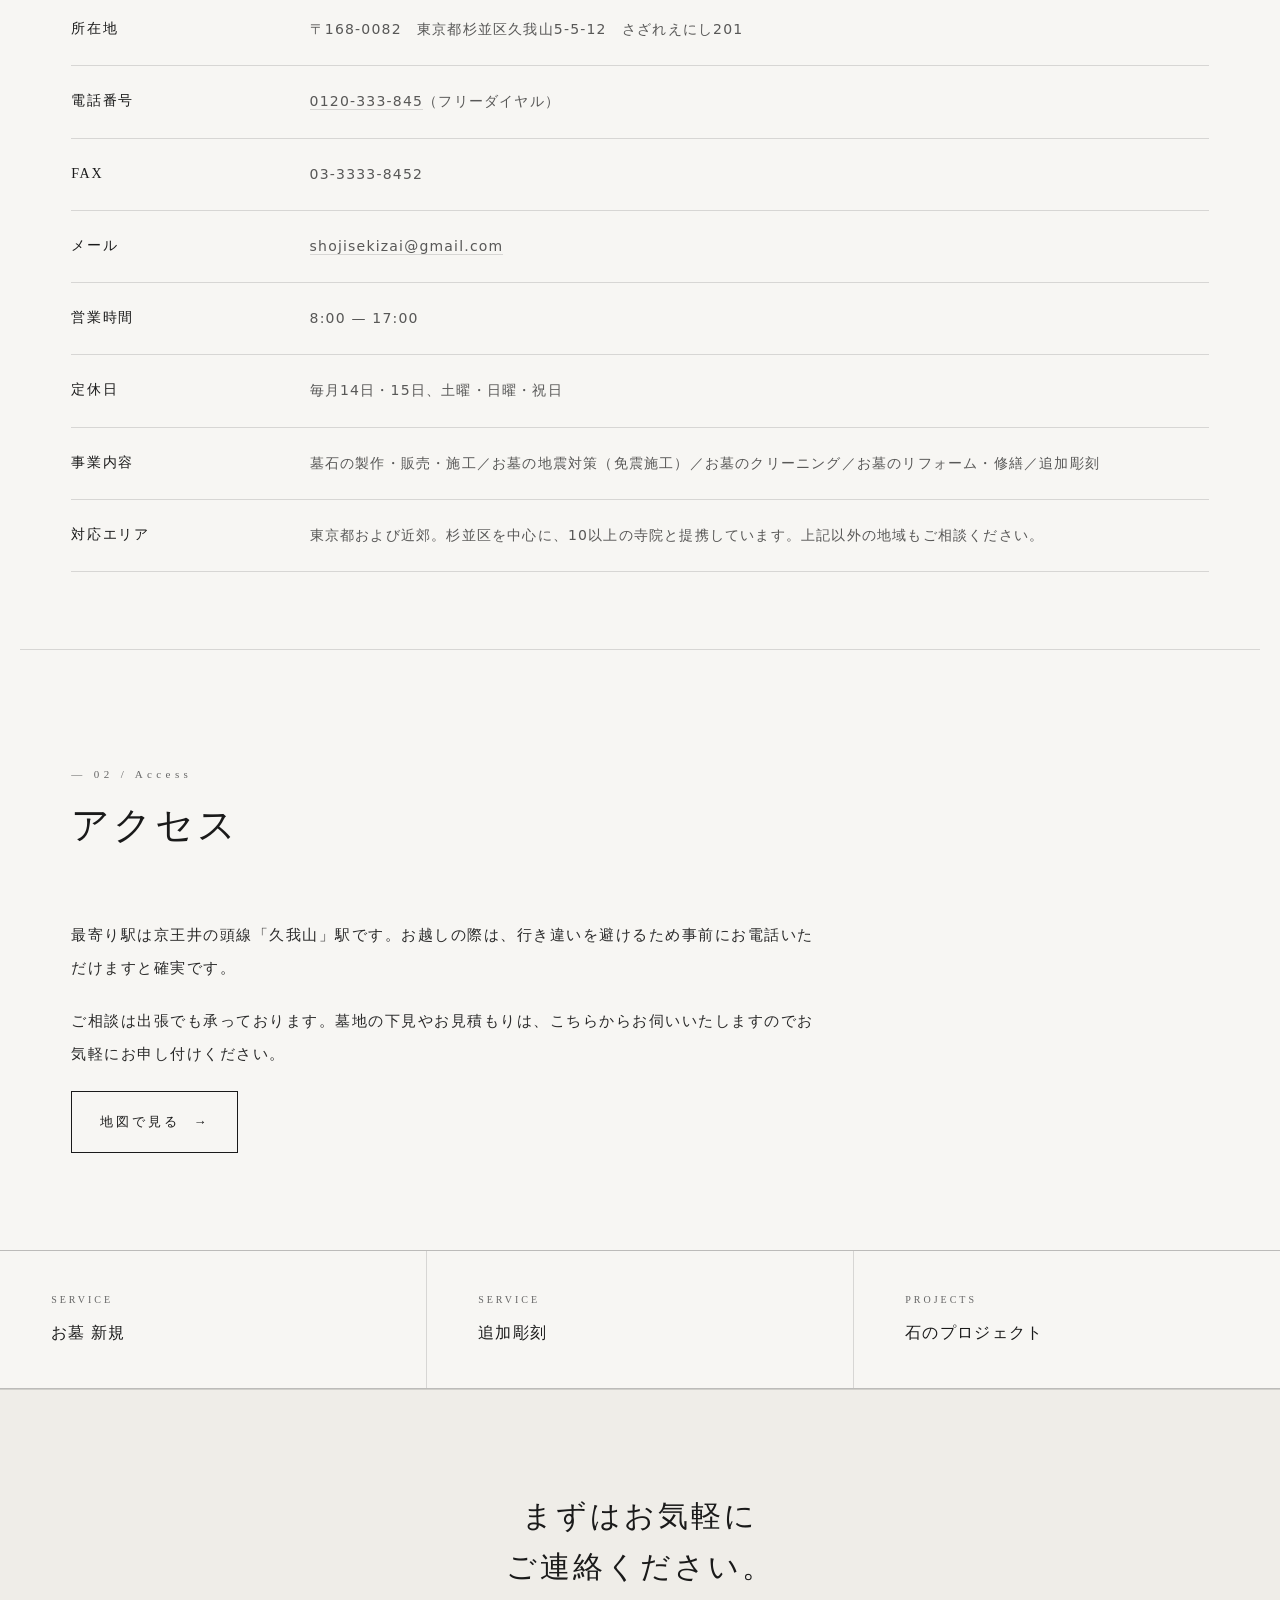
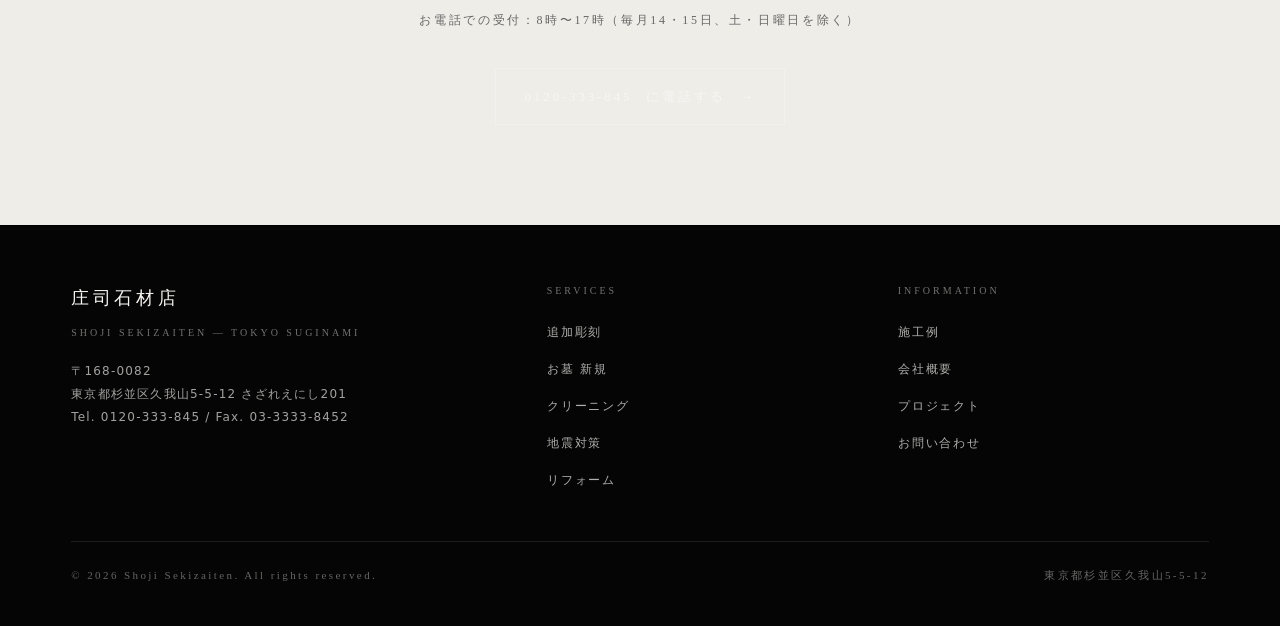
<file: company.html>
<!DOCTYPE html>
<html lang="ja">
<head>
<meta charset="UTF-8" />
<meta name="viewport" content="width=device-width, initial-scale=1.0" />
<title>会社概要 — 庄司石材店</title>
<meta name="description" content="庄司石材店の会社概要とアクセス。東京都杉並区久我山5-5-12 さざれえにし201、TEL 0120-333-845、営業時間 8:00〜17:00（毎月14・15日、土日祝を除く）。" />
<meta property="og:title" content="会社概要 — 庄司石材店" />
<meta property="og:description" content="東京杉並区久我山の石材店、庄司石材店の会社概要とアクセスのご案内です。" />
<meta property="og:type" content="article" />
<meta name="theme-color" content="#1a1a1a" />
<link rel="icon" href="data:image/svg+xml,%3Csvg xmlns='http://www.w3.org/2000/svg' viewBox='0 0 32 32'%3E%3Crect width='32' height='32' fill='%231a1a1a'/%3E%3Ctext x='16' y='22' font-family='Georgia,serif' font-size='18' fill='%23f7f6f3' text-anchor='middle'%3E庄%3C/text%3E%3C/svg%3E" />
<link rel="stylesheet" href="assets/styles.css" />
</head>
<body>

<a class="skip" href="#main">本文へスキップ</a>

<!-- ============== NAV ============== -->
<header class="nav" id="nav" data-screen-label="Navigation">
  <div class="container nav__inner">
    <a href="index.html" class="brand" aria-label="庄司石材店 ホーム">
      <span class="brand__mark mincho">庄司石材店</span>
      <span class="brand__en">Shoji Sekizaiten</span>
    </a>

    <nav aria-label="主要ナビゲーション">
      <ul class="nav__menu">
        <li><a href="engraving.html">追加彫刻</a></li>
        <li><a href="boseki.html">お墓 新規</a></li>
        <li><a href="cleaning.html">クリーニング</a></li>
        <li><a href="jishin.html">地震対策</a></li>
        <li><a href="reform.html">リフォーム</a></li>
        <li><a href="index.html#projects">プロジェクト</a></li>
        <li><a href="company.html" aria-current="page">会社概要</a></li>
      </ul>
    </nav>

    <a class="nav__tel" href="tel:0120-333-845">
      <small>tel.</small>
      0120&hairsp;-&hairsp;333&hairsp;-&hairsp;845
    </a>

    <button class="nav__burger" type="button" aria-label="メニューを開く" aria-expanded="false" aria-controls="nav">
      <span></span><span></span><span></span>
    </button>
  </div>
</header>

<main id="main">

  <!-- ============== PAGE HERO ============== -->
  <section class="page-hero" data-screen-label="Page Hero">
    <div class="container">
      <div class="page-hero__inner">
        <div>
          <div class="page-hero__breadcrumb">
            <a href="index.html">Top</a> &nbsp;/&nbsp; About
          </div>
          <h1 class="page-hero__title mincho"><span class="nb">会社概要</span></h1>
        </div>
        <p class="page-hero__lead">杉並区久我山で、<br />石とともに歩んでいます。</p>
      </div>
    </div>
  </section>

  <!-- ============== INTRO ============== -->
  <section class="container story">
    <header class="story__head">
      <div class="story__num">— About</div>
      <h2 class="story__title mincho"><span class="nb">建てて終わりに、</span>
          <br />
          <span class="nb">しません。</span></h2>
    </header>

    <div class="story-grid">
      <div class="story__media">
        <div class="story__media-placeholder" aria-hidden="true"><span>images / about-portrait.jpg</span></div>
        <img src="images/about-portrait.jpg" alt="工房での石材加工の様子" loading="lazy" onerror="this.style.display='none'" />
      </div>
      <div class="story__text">
        <div class="story__caption">Our Stance</div>
        <h3 class="story__heading mincho"><span class="nb">オーダーメイドの</span>
          <br />
          <span class="nb">お墓づくりに、</span><span class="nb">力を入れています。</span></h3>
        <p>庄司石材店は、東京都杉並区久我山でお墓づくりを承っている石材店です。新しいお墓の建立から、地震対策、クリーニング、リフォーム、追加彫刻まで、石にまつわることを一貫してお引き受けしています。</p>
        <p>石種の選定から、デザイン、文字の彫刻、施工、そしてその後のお手入れまで。すべての工程を、職人がまごころを込めて担当いたします。</p>
        <p>お墓は、建ててからの年月のほうがずっと長いものです。建てて終わりにせず、その後の手入れや修繕まで長くお付き合いさせていただきたいと考えています。</p>
      </div>
    </div>
  </section>

  <!-- ============== 会社情報 ============== -->
  <section class="container story" id="profile">
    <header class="story__head">
      <div class="story__num">— 01 / Profile</div>
      <h2 class="story__title mincho"><span class="nb">会社情報</span></h2>
    </header>

    <dl class="spec">
      <div>
        <dt>会社名</dt>
        <dd>庄司石材店</dd>
      </div>
      <div>
        <dt>所在地</dt>
        <dd>〒168-0082　東京都杉並区久我山5-5-12　さざれえにし201</dd>
      </div>
      <div>
        <dt>電話番号</dt>
        <dd><a href="tel:0120-333-845">0120-333-845</a>（フリーダイヤル）</dd>
      </div>
      <div>
        <dt>FAX</dt>
        <dd>03-3333-8452</dd>
      </div>
      <div>
        <dt>メール</dt>
        <dd><a href="mailto:shojisekizai@gmail.com">shojisekizai@gmail.com</a></dd>
      </div>
      <div>
        <dt>営業時間</dt>
        <dd>8:00 — 17:00</dd>
      </div>
      <div>
        <dt>定休日</dt>
        <dd>毎月14日・15日、土曜・日曜・祝日</dd>
      </div>
      <div>
        <dt>事業内容</dt>
        <dd>墓石の製作・販売・施工／お墓の地震対策（免震施工）／お墓のクリーニング／お墓のリフォーム・修繕／追加彫刻</dd>
      </div>
      <div>
        <dt>対応エリア</dt>
        <dd>東京都および近郊。杉並区を中心に、10以上の寺院と提携しています。上記以外の地域もご相談ください。</dd>
      </div>
    </dl>
    <!-- 必要に応じて「創業」「代表者」「加盟団体」などの行を追加してください -->
  </section>

  <!-- ============== アクセス ============== -->
  <section class="container story" id="access">
    <header class="story__head">
      <div class="story__num">— 02 / Access</div>
      <h2 class="story__title mincho"><span class="nb">アクセス</span></h2>
    </header>

    <div class="story__body">
      <p>最寄り駅は京王井の頭線「久我山」駅です。お越しの際は、行き違いを避けるため事前にお電話いただけますと確実です。</p>
      <p>ご相談は出張でも承っております。墓地の下見やお見積もりは、こちらからお伺いいたしますのでお気軽にお申し付けください。</p>
      <p>
        <a class="btn btn--dark" href="https://www.google.com/maps/search/?api=1&amp;query=%E6%9D%B1%E4%BA%AC%E9%83%BD%E6%9D%89%E4%B8%A6%E5%8C%BA%E4%B9%85%E6%88%91%E5%B1%B15-5-12" target="_blank" rel="noopener noreferrer">
          地図で見る <span class="arrow">→</span>
        </a>
      </p>
    </div>
  </section>

  <!-- ============== NEXT ============== -->
  <nav class="next-links" aria-label="ほかのページ">
    <a href="boseki.html"><span class="k">Service</span><span class="v mincho">お墓 新規</span></a>
    <a href="engraving.html"><span class="k">Service</span><span class="v mincho">追加彫刻</span></a>
    <a href="index.html#projects"><span class="k">Projects</span><span class="v mincho">石のプロジェクト</span></a>
  </nav>

  <!-- ============== CTA ============== -->
  <section class="page-foot reveal">
    <div class="container">
      <p class="page-foot__lead mincho"><span class="nb">まずはお気軽に</span>
          <br />
          <span class="nb">ご連絡ください。</span></p>
      <p class="page-foot__sub">お電話での受付：8時〜17時（毎月14・15日、土・日曜日を除く）</p>
      <a class="btn" href="tel:0120-333-845">
        <span class="nb">0120-333-845</span> に電話する <span class="arrow">→</span>
      </a>
    </div>
  </section>

</main>

<!-- ============== FOOTER ============== -->
<footer class="footer" data-screen-label="Footer">
  <div class="container">
    <div class="footer__grid">
      <div>
        <p class="footer__brand">庄司石材店</p>
        <p class="footer__sub">Shoji Sekizaiten — Tokyo Suginami</p>
        <address class="footer__address">
          〒168-0082<br />
          東京都杉並区久我山5-5-12 さざれえにし201<br />
          <span class="nb">Tel. 0120-333-845</span> / <span class="nb">Fax. 03-3333-8452</span>
        </address>
      </div>

      <div>
        <p class="footer__heading">Services</p>
        <ul class="footer__list">
          <li><a href="engraving.html">追加彫刻</a></li>
          <li><a href="boseki.html">お墓 新規</a></li>
          <li><a href="cleaning.html">クリーニング</a></li>
          <li><a href="jishin.html">地震対策</a></li>
          <li><a href="reform.html">リフォーム</a></li>
        </ul>
      </div>

      <div>
        <p class="footer__heading">Information</p>
        <ul class="footer__list">
          <li><a href="works.html">施工例</a></li>
          <li><a href="company.html">会社概要</a></li>
          <li><a href="index.html#projects">プロジェクト</a></li>
          <li><a href="index.html#contact">お問い合わせ</a></li>
        </ul>
      </div>
    </div>

    <div class="footer__bottom">
      <span>© 2026 Shoji Sekizaiten. All rights reserved.</span>
      <span>東京都杉並区久我山5-5-12</span>
    </div>
  </div>
</footer>

<script>
  (function () {
    var nav = document.getElementById('nav');
    var btn = nav.querySelector('.nav__burger');
    btn.addEventListener('click', function () {
      var open = nav.classList.toggle('is-open');
      btn.setAttribute('aria-expanded', open ? 'true' : 'false');
    });
    nav.querySelectorAll('.nav__menu a').forEach(function (a) {
      a.addEventListener('click', function () {
        nav.classList.remove('is-open');
        btn.setAttribute('aria-expanded', 'false');
      });
    });
  })();

  (function () {
    if (!('IntersectionObserver' in window)) {
      document.querySelectorAll('.reveal').forEach(function (el) { el.classList.add('is-in'); });
      return;
    }
    var io = new IntersectionObserver(function (entries) {
      entries.forEach(function (e) {
        if (e.isIntersecting) {
          e.target.classList.add('is-in');
          io.unobserve(e.target);
        }
      });
    }, { rootMargin: '0px 0px -8% 0px', threshold: 0.05 });
    document.querySelectorAll('.reveal').forEach(function (el) { io.observe(el); });
  })();
</script>

<!-- v1.5.0 -->
</body>
</html>
</file>
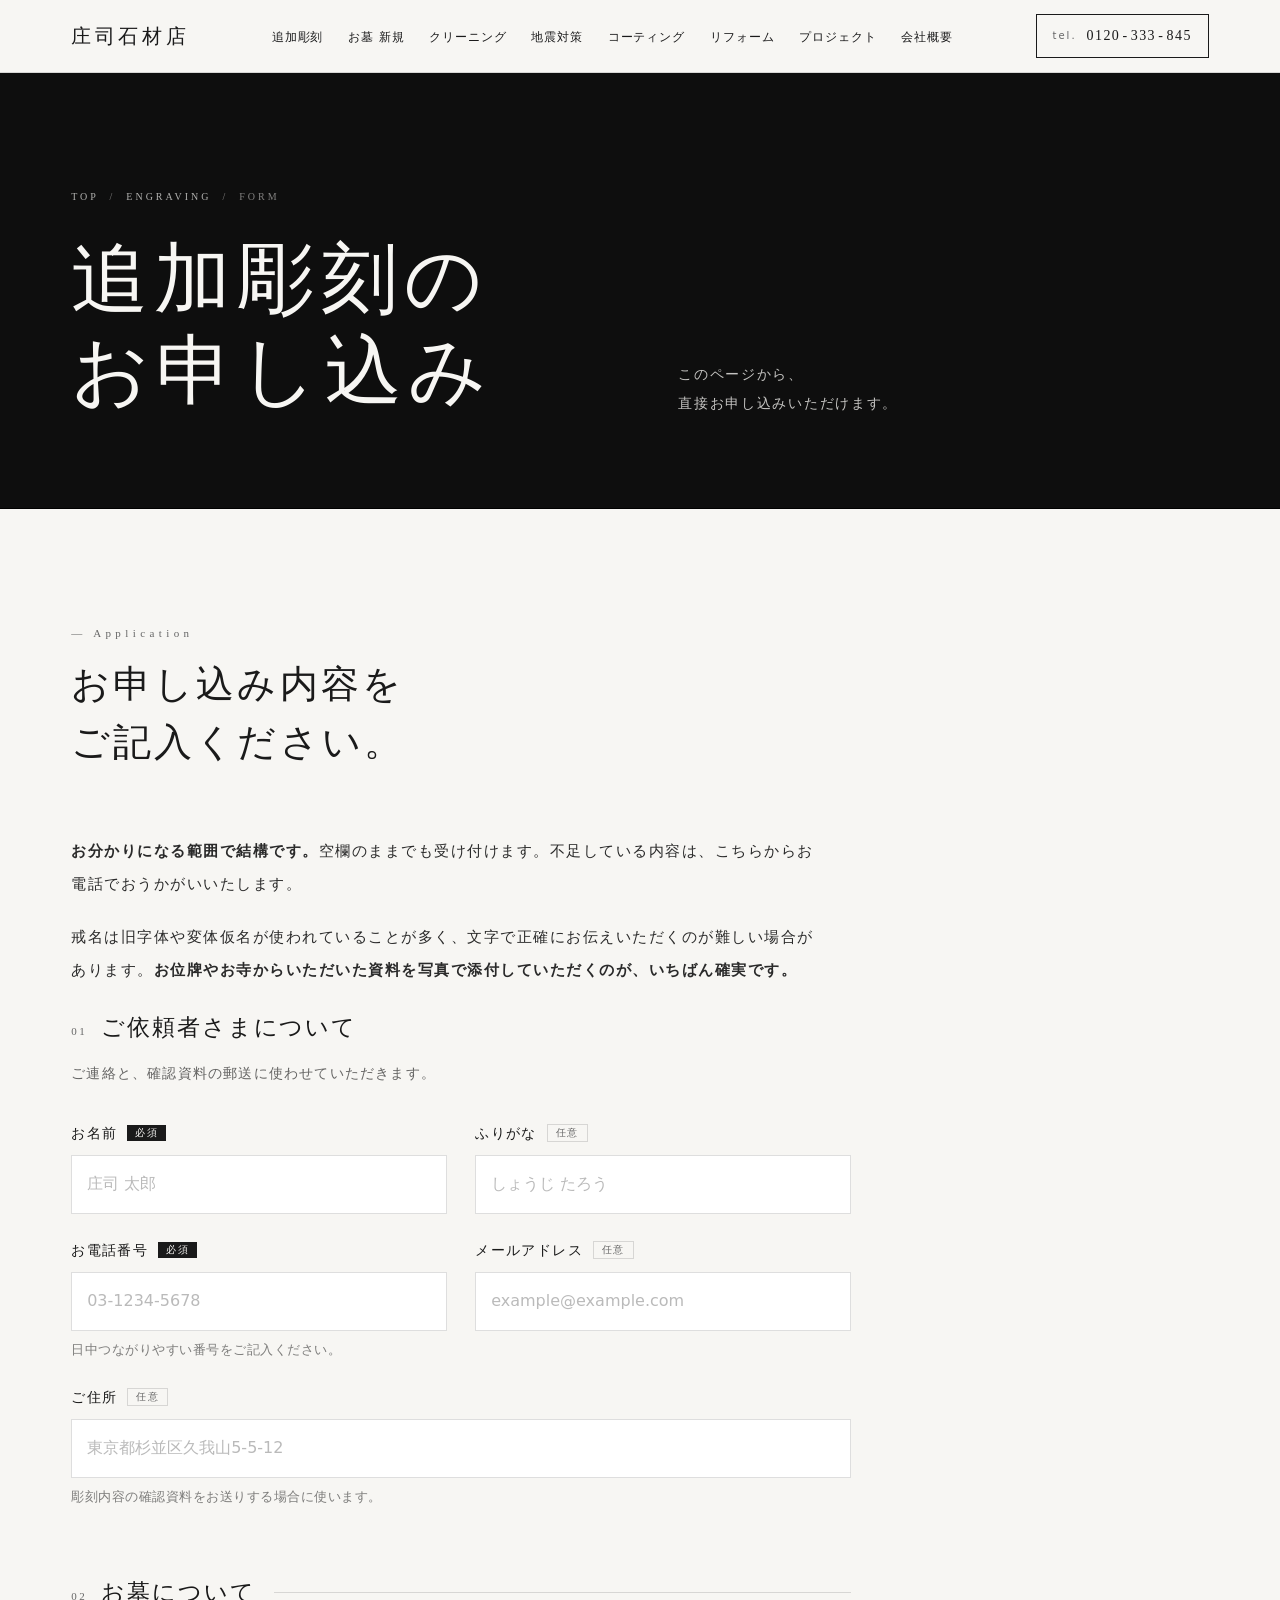
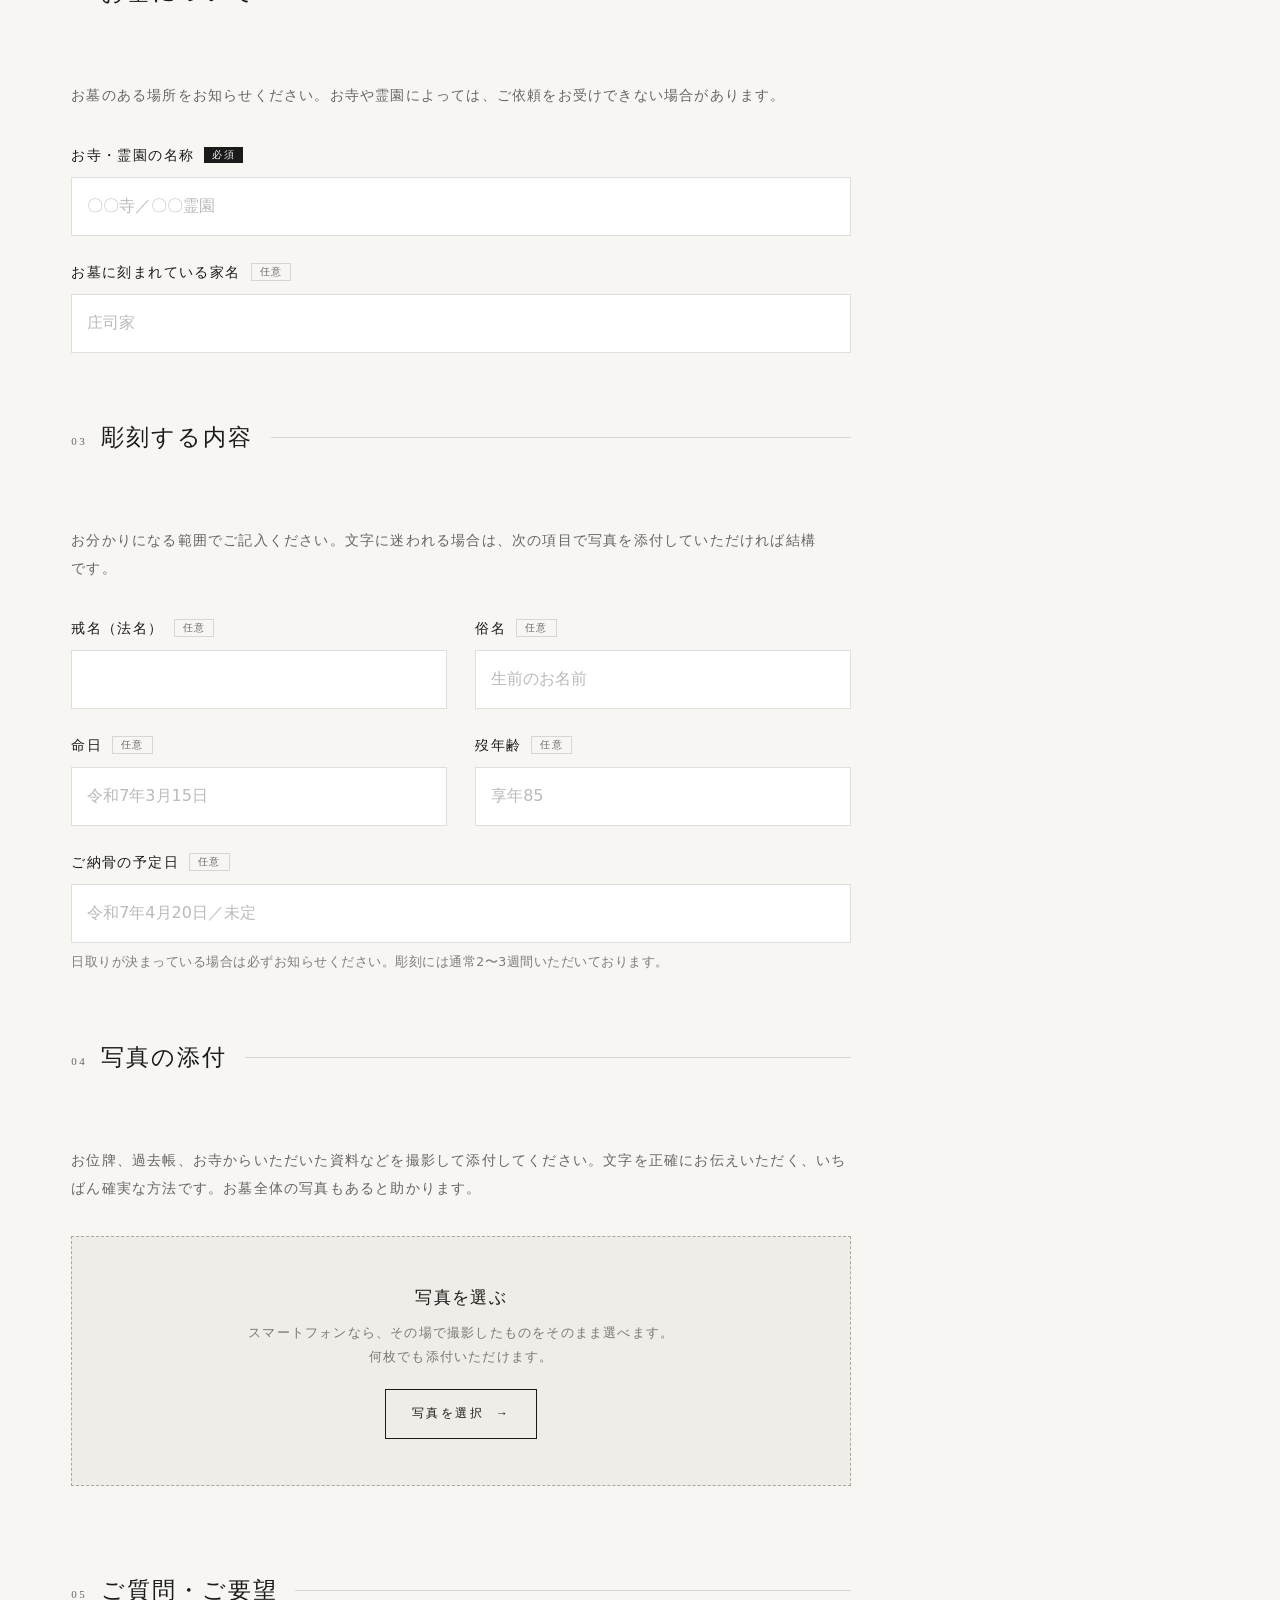
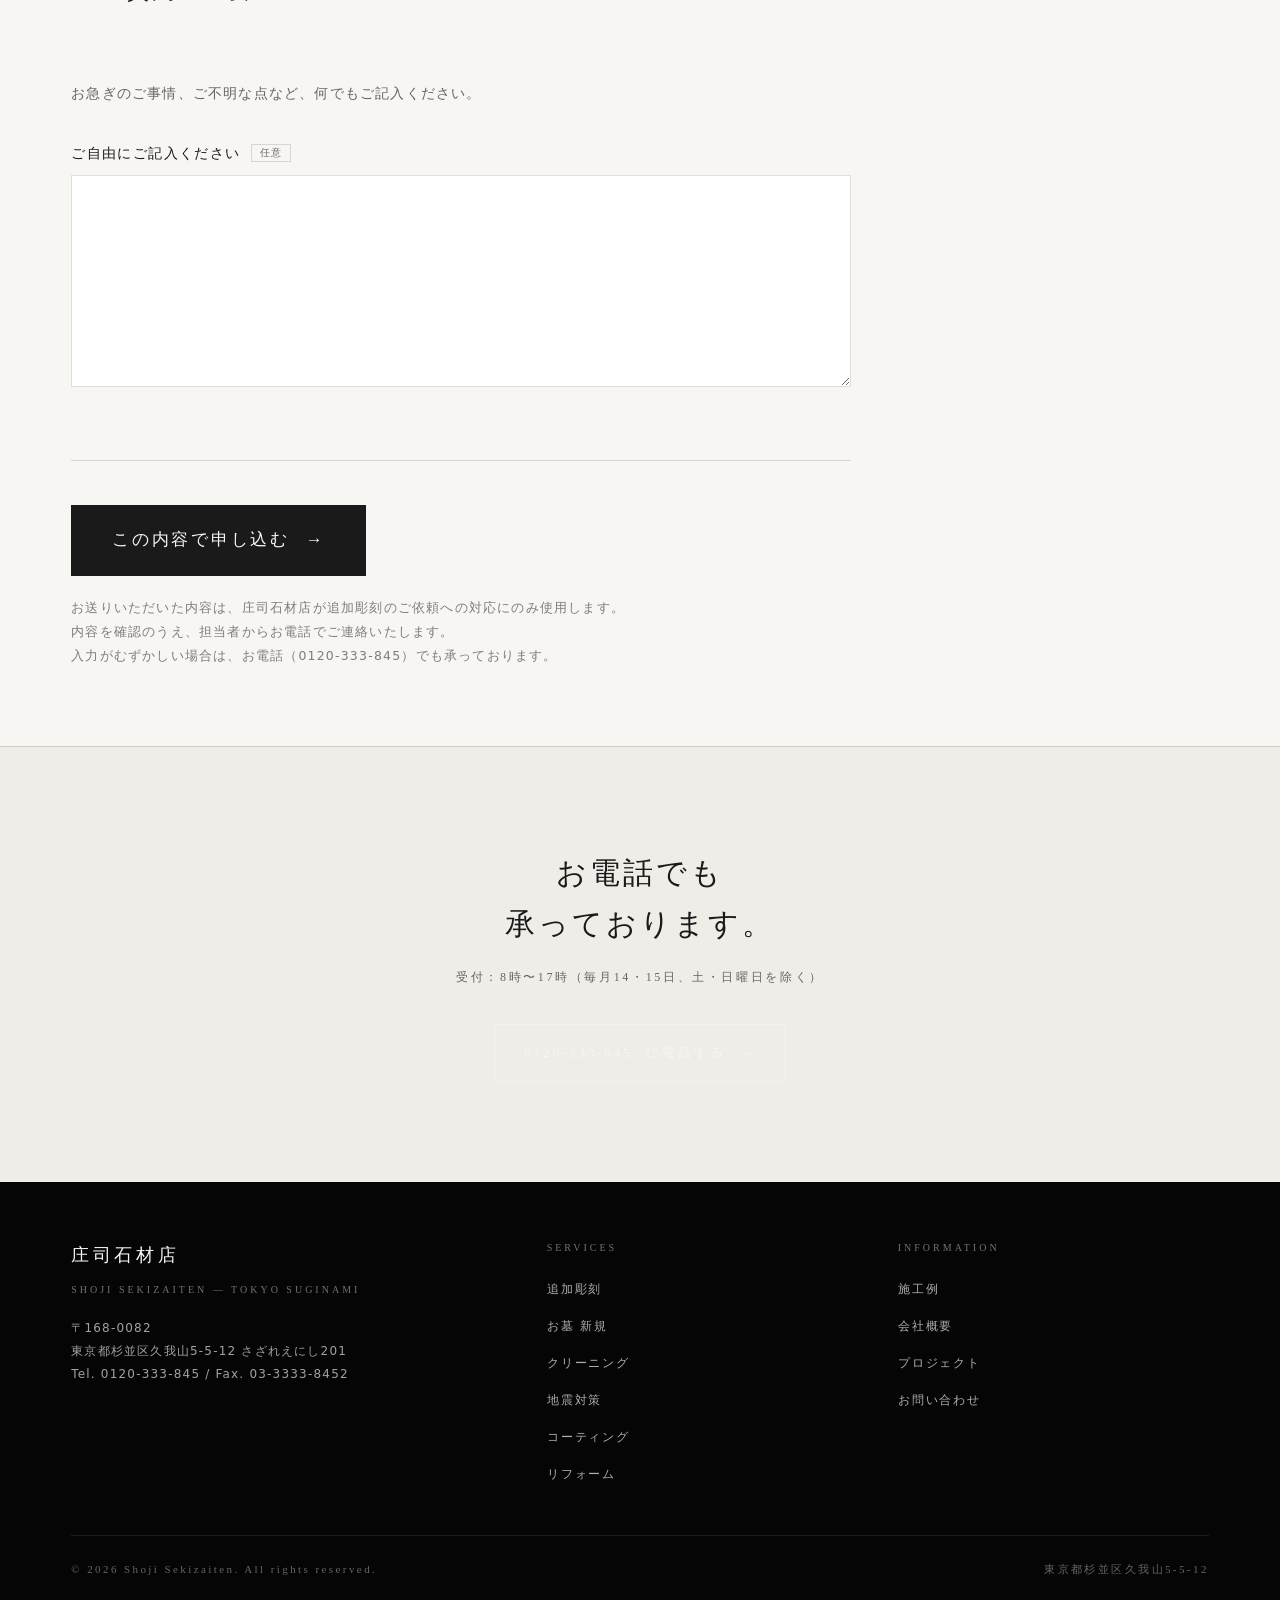
<file: engraving-form.html>
<!DOCTYPE html>
<html lang="ja">
<head>
<meta charset="UTF-8" />
<meta name="viewport" content="width=device-width, initial-scale=1.0" />
<title>追加彫刻のお申し込み — 庄司石材店</title>
<meta name="description" content="お墓への追加彫刻を、このページから直接お申し込みいただけます。彫刻する内容の入力と、お位牌や資料の写真の添付ができます。" />
<meta name="robots" content="noindex, nofollow" />
<meta name="theme-color" content="#1a1a1a" />
<link rel="icon" href="data:image/svg+xml,%3Csvg xmlns='http://www.w3.org/2000/svg' viewBox='0 0 32 32'%3E%3Crect width='32' height='32' fill='%231a1a1a'/%3E%3Ctext x='16' y='22' font-family='Georgia,serif' font-size='18' fill='%23f7f6f3' text-anchor='middle'%3E庄%3C/text%3E%3C/svg%3E" />
<link rel="stylesheet" href="assets/styles.css" />
</head>
<body>

<!--
  ============================================================
  【公開前に必ずお読みください】

  このページは「見た目の確認用」です。まだ送信先がありません。
  送信ボタンを押しても、入力内容はどこにも送られません。

  本番で使うには、さくらに受信スクリプト（uketsuke/inquiry.php）を
  用意したうえで、次の2つを行ってください。

    1. <form> に action="/uketsuke/inquiry.php" method="post"
       enctype="multipart/form-data" を設定する
    2. ページ末尾のスクリプトの DEMO を false にする

  それまでは、このページをナビゲーションから
  リンクしないでください（noindex 済み）。
  ============================================================
-->

<a class="skip" href="#main">本文へスキップ</a>

<!-- ============== NAV ============== -->
<header class="nav" id="nav" data-screen-label="Navigation">
  <div class="container nav__inner">
    <a href="index.html" class="brand" aria-label="庄司石材店 ホーム">
      <span class="brand__mark mincho">庄司石材店</span>
      <span class="brand__en">Shoji Sekizaiten</span>
    </a>

    <nav aria-label="主要ナビゲーション">
      <ul class="nav__menu">
        <li><a href="engraving.html" aria-current="page">追加彫刻</a></li>
        <li><a href="boseki.html">お墓 新規</a></li>
        <li><a href="cleaning.html">クリーニング</a></li>
        <li><a href="jishin.html">地震対策</a></li>
        <li><a href="coating.html">コーティング</a></li>
        <li><a href="reform.html">リフォーム</a></li>
        <li><a href="index.html#projects">プロジェクト</a></li>
        <li><a href="company.html">会社概要</a></li>
      </ul>
    </nav>

    <a class="nav__tel" href="tel:0120-333-845">
      <small>tel.</small>
      0120&hairsp;-&hairsp;333&hairsp;-&hairsp;845
    </a>

    <button class="nav__burger" type="button" aria-label="メニューを開く" aria-expanded="false" aria-controls="nav">
      <span></span><span></span><span></span>
    </button>
  </div>
</header>

<main id="main">

  <!-- ============== PAGE HERO ============== -->
  <section class="page-hero" data-screen-label="Page Hero">
    <div class="container">
      <div class="page-hero__inner">
        <div>
          <div class="page-hero__breadcrumb">
            <a href="index.html">Top</a> &nbsp;/&nbsp;
            <a href="engraving.html">Engraving</a> &nbsp;/&nbsp; Form
          </div>
          <h1 class="page-hero__title mincho"><span class="nb">追加彫刻の</span>
          <br />
          <span class="nb">お申し込み</span></h1>
        </div>
        <p class="page-hero__lead">このページから、<br />直接お申し込みいただけます。</p>
      </div>
    </div>
  </section>

  <!-- ============== 入力フォーム ============== -->
  <section class="container story" id="form">
    <header class="story__head">
      <div class="story__num">— Application</div>
      <h2 class="story__title mincho"><span class="nb">お申し込み内容を</span>
          <br />
          <span class="nb">ご記入ください。</span></h2>
    </header>

    <div class="story__body">
      <p><strong>お分かりになる範囲で結構です。</strong>空欄のままでも受け付けます。不足している内容は、こちらからお電話でおうかがいいたします。</p>
      <p>戒名は旧字体や変体仮名が使われていることが多く、文字で正確にお伝えいただくのが難しい場合があります。<strong>お位牌やお寺からいただいた資料を写真で添付していただくのが、いちばん確実です。</strong></p>
    </div>

    <!--
      本番では <form> に以下を設定してください:
        action="/uketsuke/inquiry.php" method="post" enctype="multipart/form-data"
    -->
    <form class="form" id="inquiry-form" novalidate>

      <div class="form__alert" id="form-alert" role="alert" hidden>
        <strong>ご入力の確認をお願いします。</strong>
        <ul id="form-alert-list"></ul>
      </div>

      <!-- 迷惑投稿よけ。人には見えない項目 -->
      <div class="form__hp" aria-hidden="true">
        <label>この欄は入力しないでください
          <input type="text" name="_hp" tabindex="-1" autocomplete="off" />
        </label>
      </div>

      <!-- 01 ご依頼者さま -->
      <fieldset class="form__group">
        <legend class="form__legend"><span class="n">01</span>ご依頼者さまについて</legend>
        <p class="form__lead">ご連絡と、確認資料の郵送に使わせていただきます。</p>

        <div class="form__row">
          <div class="form__field">
            <label class="form__label" for="f-name">お名前 <span class="req">必須</span></label>
            <input type="text" id="f-name" name="name" autocomplete="name" placeholder="庄司 太郎" required />
          </div>
          <div class="form__field">
            <label class="form__label" for="f-kana">ふりがな <span class="opt">任意</span></label>
            <input type="text" id="f-kana" name="kana" placeholder="しょうじ たろう" />
          </div>
        </div>

        <div class="form__row">
          <div class="form__field">
            <label class="form__label" for="f-tel">お電話番号 <span class="req">必須</span></label>
            <input type="tel" id="f-tel" name="tel" autocomplete="tel" placeholder="03-1234-5678" required />
            <p class="form__hint">日中つながりやすい番号をご記入ください。</p>
          </div>
          <div class="form__field">
            <label class="form__label" for="f-mail">メールアドレス <span class="opt">任意</span></label>
            <input type="email" id="f-mail" name="email" autocomplete="email" placeholder="example@example.com" />
          </div>
        </div>

        <div class="form__field">
          <label class="form__label" for="f-addr">ご住所 <span class="opt">任意</span></label>
          <input type="text" id="f-addr" name="address" autocomplete="street-address" placeholder="東京都杉並区久我山5-5-12" />
          <p class="form__hint">彫刻内容の確認資料をお送りする場合に使います。</p>
        </div>
      </fieldset>

      <!-- 02 お墓について -->
      <fieldset class="form__group">
        <legend class="form__legend"><span class="n">02</span>お墓について</legend>
        <p class="form__lead">お墓のある場所をお知らせください。お寺や霊園によっては、ご依頼をお受けできない場合があります。</p>

        <div class="form__field">
          <label class="form__label" for="f-place">お寺・霊園の名称 <span class="req">必須</span></label>
          <input type="text" id="f-place" name="place" placeholder="〇〇寺／〇〇霊園" required />
        </div>


        <div class="form__field">
          <label class="form__label" for="f-family">お墓に刻まれている家名 <span class="opt">任意</span></label>
          <input type="text" id="f-family" name="familyName" placeholder="庄司家" />
        </div>
      </fieldset>

      <!-- 03 彫刻する内容 -->
      <fieldset class="form__group">
        <legend class="form__legend"><span class="n">03</span>彫刻する内容</legend>
        <p class="form__lead">お分かりになる範囲でご記入ください。文字に迷われる場合は、次の項目で写真を添付していただければ結構です。</p>

        <div class="form__row">
          <div class="form__field">
            <label class="form__label" for="f-kaimyo">戒名（法名） <span class="opt">任意</span></label>
            <input type="text" id="f-kaimyo" name="kaimyo" />
          </div>
          <div class="form__field">
            <label class="form__label" for="f-zokumyo">俗名 <span class="opt">任意</span></label>
            <input type="text" id="f-zokumyo" name="zokumyo" placeholder="生前のお名前" />
          </div>
        </div>

        <div class="form__row">
          <div class="form__field">
            <label class="form__label" for="f-meinichi">命日 <span class="opt">任意</span></label>
            <input type="text" id="f-meinichi" name="meinichi" placeholder="令和7年3月15日" />
          </div>
          <div class="form__field">
            <label class="form__label" for="f-age">歿年齢 <span class="opt">任意</span></label>
            <input type="text" id="f-age" name="age" placeholder="享年85" />
          </div>
        </div>

        <div class="form__field">
          <label class="form__label" for="f-nokotsu">ご納骨の予定日 <span class="opt">任意</span></label>
          <input type="text" id="f-nokotsu" name="nokotsuDate" placeholder="令和7年4月20日／未定" />
          <p class="form__hint">日取りが決まっている場合は必ずお知らせください。彫刻には通常2〜3週間いただいております。</p>
        </div>
      </fieldset>

      <!-- 04 写真の添付 -->
      <fieldset class="form__group">
        <legend class="form__legend"><span class="n">04</span>写真の添付</legend>
        <p class="form__lead">
          お位牌、過去帳、お寺からいただいた資料などを撮影して添付してください。文字を正確にお伝えいただく、いちばん確実な方法です。お墓全体の写真もあると助かります。
        </p>

        <div class="form__drop" id="drop">
          <p class="form__drop-title mincho">写真を選ぶ</p>
          <p class="form__drop-sub">
            スマートフォンなら、その場で撮影したものをそのまま選べます。<br />
            何枚でも添付いただけます。
          </p>
          <button type="button" class="form__pick" id="pick">
            写真を選択 <span class="arrow">→</span>
          </button>
          <input type="file" id="f-photos" name="photos[]" accept="image/*,.pdf,.heic,.heif" multiple hidden />
        </div>

        <div class="form__thumbs" id="thumbs"></div>
      </fieldset>

      <!-- 05 その他 -->
      <fieldset class="form__group">
        <legend class="form__legend"><span class="n">05</span>ご質問・ご要望</legend>
        <p class="form__lead">お急ぎのご事情、ご不明な点など、何でもご記入ください。</p>

        <div class="form__field">
          <label class="form__label" for="f-note">ご自由にご記入ください <span class="opt">任意</span></label>
          <textarea id="f-note" name="note" rows="6"></textarea>
        </div>
      </fieldset>

      <!-- 送信 -->
      <div class="form__submit">
        <button type="submit" class="form__send">
          この内容で申し込む <span class="arrow">→</span>
        </button>
        <p class="form__submit-note">
          お送りいただいた内容は、庄司石材店が追加彫刻のご依頼への対応にのみ使用します。<br />
          内容を確認のうえ、担当者からお電話でご連絡いたします。<br />
          入力がむずかしい場合は、お電話（<a href="tel:0120-333-845">0120-333-845</a>）でも承っております。
        </p>
      </div>

    </form>

    <!-- 送信後に表示する -->
    <div class="form-done" id="form-done" hidden>
      <p class="form-done__title mincho"><span class="nb">お申し込みを承りました。</span></p>
      <p class="form-done__body">
        内容を確認のうえ、庄司石材店より折り返しご連絡いたします。<br />
        お急ぎの場合は、お電話（<a href="tel:0120-333-845">0120-333-845</a>）でもご連絡ください。<br />
        受付時間：8時〜17時（毎月14・15日、土・日曜日を除く）
      </p>
    </div>
  </section>

  <!-- ============== CTA ============== -->
  <section class="page-foot reveal">
    <div class="container">
      <p class="page-foot__lead mincho"><span class="nb">お電話でも</span>
          <br />
          <span class="nb">承っております。</span></p>
      <p class="page-foot__sub">受付：8時〜17時（毎月14・15日、土・日曜日を除く）</p>
      <a class="btn" href="tel:0120-333-845">
        <span class="nb">0120-333-845</span> に電話する <span class="arrow">→</span>
      </a>
    </div>
  </section>

</main>

<!-- ============== FOOTER ============== -->
<footer class="footer" data-screen-label="Footer">
  <div class="container">
    <div class="footer__grid">
      <div>
        <p class="footer__brand">庄司石材店</p>
        <p class="footer__sub">Shoji Sekizaiten — Tokyo Suginami</p>
        <address class="footer__address">
          〒168-0082<br />
          東京都杉並区久我山5-5-12 さざれえにし201<br />
          <span class="nb">Tel. 0120-333-845</span> / <span class="nb">Fax. 03-3333-8452</span>
        </address>
      </div>

      <div>
        <p class="footer__heading">Services</p>
        <ul class="footer__list">
          <li><a href="engraving.html">追加彫刻</a></li>
          <li><a href="boseki.html">お墓 新規</a></li>
          <li><a href="cleaning.html">クリーニング</a></li>
          <li><a href="jishin.html">地震対策</a></li>
          <li><a href="coating.html">コーティング</a></li>
          <li><a href="reform.html">リフォーム</a></li>
        </ul>
      </div>

      <div>
        <p class="footer__heading">Information</p>
        <ul class="footer__list">
          <li><a href="works.html">施工例</a></li>
          <li><a href="company.html">会社概要</a></li>
          <li><a href="index.html#projects">プロジェクト</a></li>
          <li><a href="index.html#contact">お問い合わせ</a></li>
        </ul>
      </div>
    </div>

    <div class="footer__bottom">
      <span>© 2026 Shoji Sekizaiten. All rights reserved.</span>
      <span>東京都杉並区久我山5-5-12</span>
    </div>
  </div>
</footer>

<script>
  /* ハンバーガー（他ページと同じ） */
  (function () {
    var nav = document.getElementById('nav');
    var btn = nav.querySelector('.nav__burger');
    btn.addEventListener('click', function () {
      var open = nav.classList.toggle('is-open');
      btn.setAttribute('aria-expanded', open ? 'true' : 'false');
    });
    nav.querySelectorAll('.nav__menu a').forEach(function (a) {
      a.addEventListener('click', function () {
        nav.classList.remove('is-open');
        btn.setAttribute('aria-expanded', 'false');
      });
    });
  })();

  /* 写真の選択とプレビュー */
  (function () {
    var DEMO = true;   // ← 受信スクリプトを用意したら false にする

    var form   = document.getElementById('inquiry-form');
    var input  = document.getElementById('f-photos');
    var pick   = document.getElementById('pick');
    var drop   = document.getElementById('drop');
    var thumbs = document.getElementById('thumbs');
    var alertBox  = document.getElementById('form-alert');
    var alertList = document.getElementById('form-alert-list');
    var done   = document.getElementById('form-done');

    var files = [];   // 選ばれた写真をこちらで持ち、削除できるようにする

    function isImage(f) { return /^image\//.test(f.type); }

    function render() {
      thumbs.innerHTML = '';
      files.forEach(function (f, i) {
        var cell = document.createElement('div');
        cell.className = 'form__thumb';

        if (isImage(f)) {
          var img = document.createElement('img');
          img.alt = f.name;
          img.src = URL.createObjectURL(f);
          img.onload = function () { URL.revokeObjectURL(img.src); };
          cell.appendChild(img);
        }

        var name = document.createElement('span');
        name.className = 'form__thumb-name';
        name.textContent = f.name;
        cell.appendChild(name);

        var del = document.createElement('button');
        del.type = 'button';
        del.className = 'form__thumb-del';
        del.setAttribute('aria-label', f.name + ' を取り消す');
        del.textContent = '×';
        del.addEventListener('click', function () {
          files.splice(i, 1);
          sync();
        });
        cell.appendChild(del);

        thumbs.appendChild(cell);
      });
    }

    /* files 配列を <input type="file"> に書き戻す（送信されるのはこちら） */
    function sync() {
      var dt = new DataTransfer();
      files.forEach(function (f) { dt.items.add(f); });
      input.files = dt.files;
      render();
    }

    function add(list) {
      Array.prototype.forEach.call(list, function (f) {
        var dup = files.some(function (g) {
          return g.name === f.name && g.size === f.size;
        });
        if (!dup) files.push(f);
      });
      sync();
    }

    pick.addEventListener('click', function () { input.click(); });
    input.addEventListener('change', function () { add(input.files); });

    ['dragenter', 'dragover'].forEach(function (ev) {
      drop.addEventListener(ev, function (e) {
        e.preventDefault();
        drop.classList.add('is-over');
      });
    });
    ['dragleave', 'drop'].forEach(function (ev) {
      drop.addEventListener(ev, function (e) {
        e.preventDefault();
        drop.classList.remove('is-over');
      });
    });
    drop.addEventListener('drop', function (e) {
      if (e.dataTransfer && e.dataTransfer.files) add(e.dataTransfer.files);
    });

    /* 送信前の確認 */
    form.addEventListener('submit', function (e) {
      var problems = [];
      [['f-name', 'お名前'], ['f-tel', 'お電話番号'], ['f-place', 'お寺・霊園の名称']]
        .forEach(function (pair) {
          var el = document.getElementById(pair[0]);
          if (!el.value.trim()) problems.push(pair[1] + 'をご記入ください。');
        });

      var mail = document.getElementById('f-mail');
      if (mail.value.trim() && !/^[^\s@]+@[^\s@]+\.[^\s@]+$/.test(mail.value.trim())) {
        problems.push('メールアドレスの形式をご確認ください。');
      }

      if (problems.length) {
        e.preventDefault();
        alertList.innerHTML = '';
        problems.forEach(function (p) {
          var li = document.createElement('li');
          li.textContent = p;
          alertList.appendChild(li);
        });
        alertBox.hidden = false;
        alertBox.scrollIntoView({ block: 'center' });
        return;
      }

      alertBox.hidden = true;

      if (DEMO) {
        /* 送信先がまだ無いので、完了画面の見た目だけ確認する */
        e.preventDefault();
        form.hidden = true;
        done.hidden = false;
        done.scrollIntoView({ block: 'center' });
      }
    });
  })();

  /* スクロール表示（他ページと同じ） */
  (function () {
    if (!('IntersectionObserver' in window)) {
      document.querySelectorAll('.reveal').forEach(function (el) { el.classList.add('is-in'); });
      return;
    }
    var io = new IntersectionObserver(function (entries) {
      entries.forEach(function (e) {
        if (e.isIntersecting) { e.target.classList.add('is-in'); io.unobserve(e.target); }
      });
    }, { rootMargin: '0px 0px -8% 0px', threshold: 0.05 });
    document.querySelectorAll('.reveal').forEach(function (el) { io.observe(el); });
  })();
</script>

<!-- v1.8.0 -->
</body>
</html>
</file>
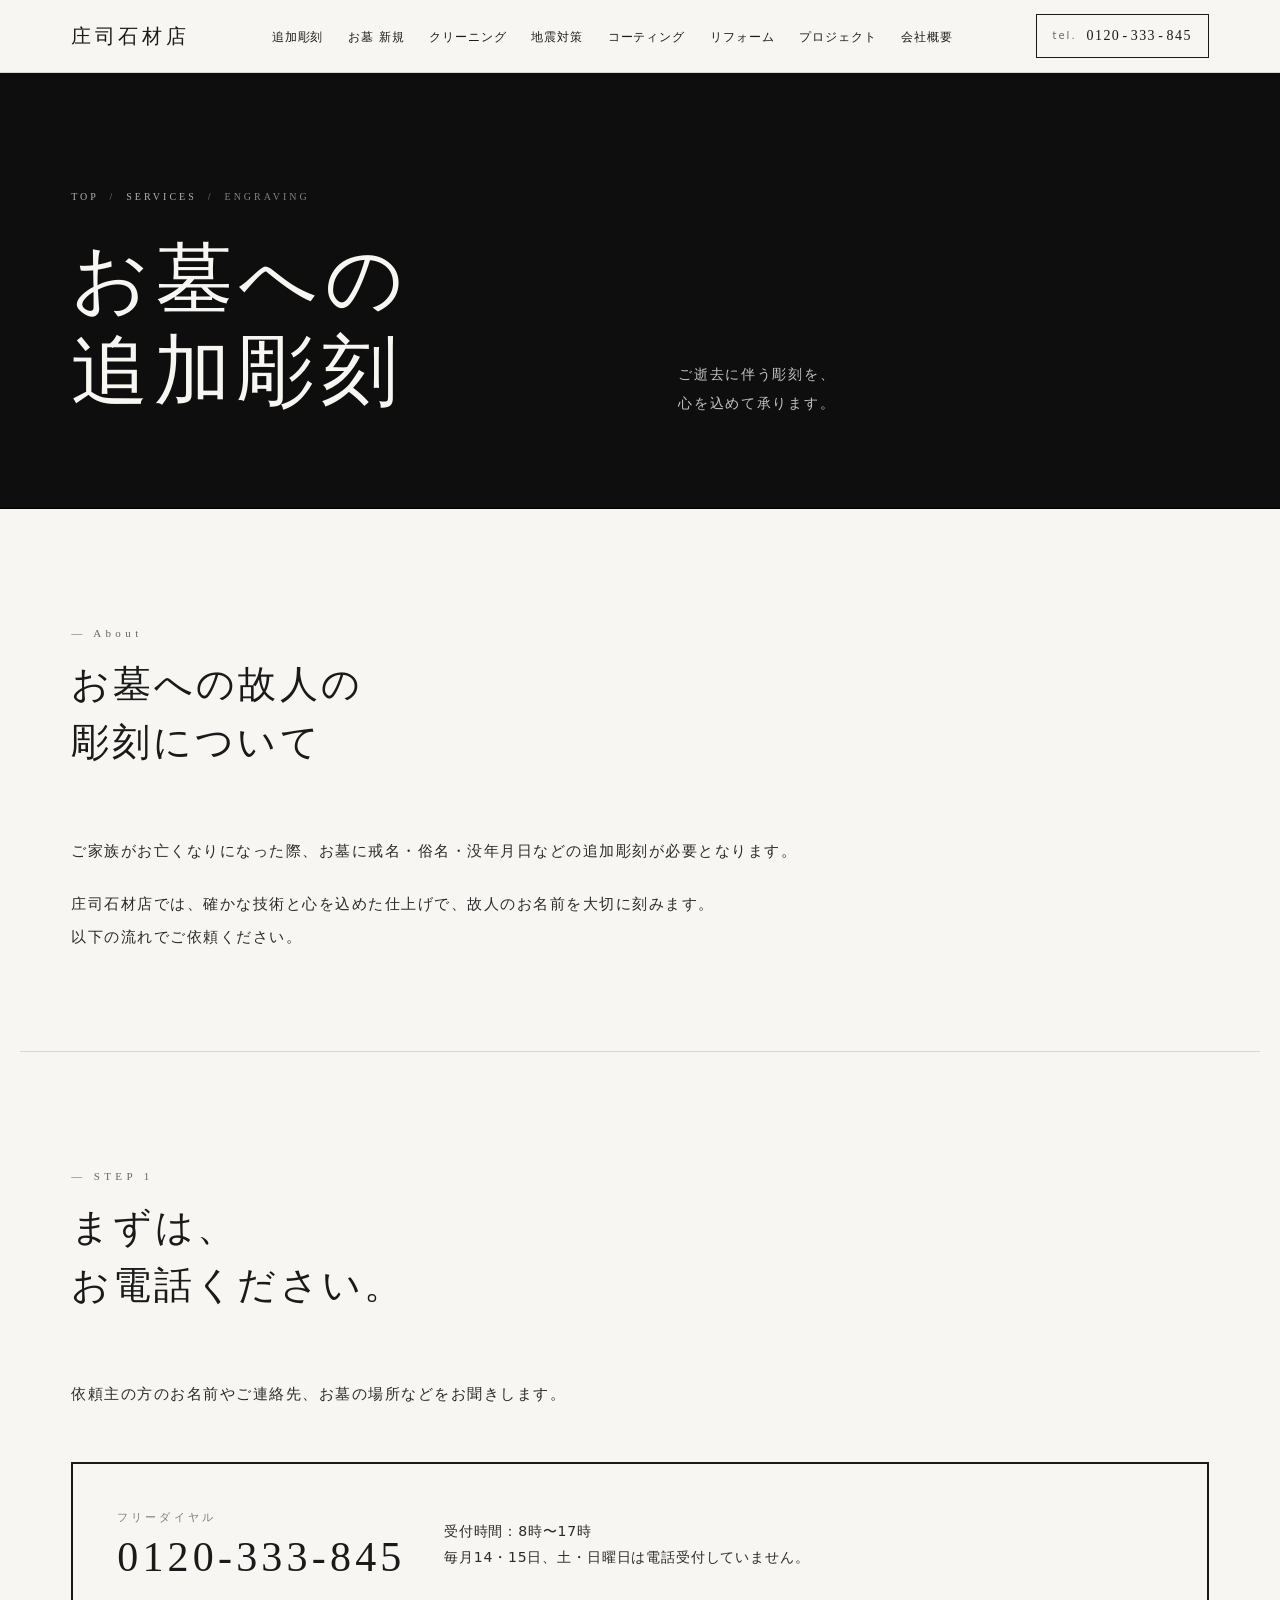
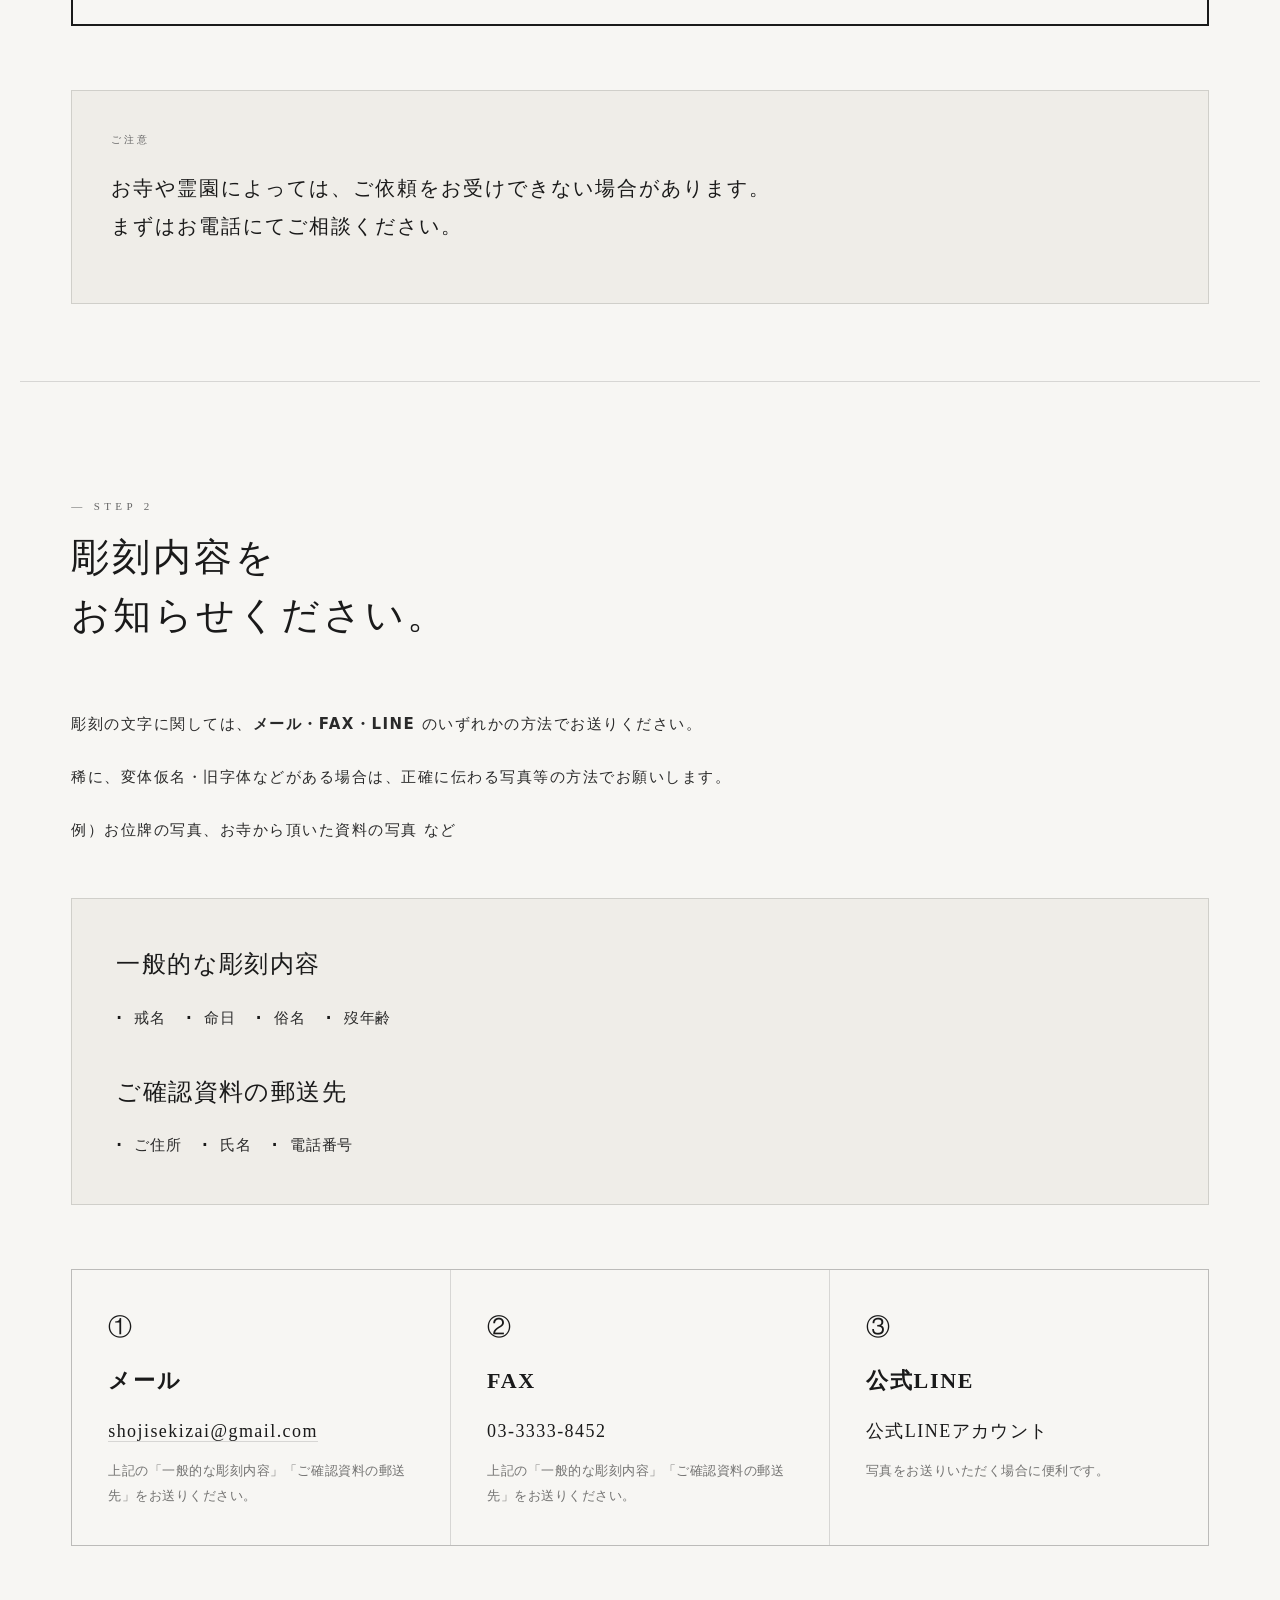
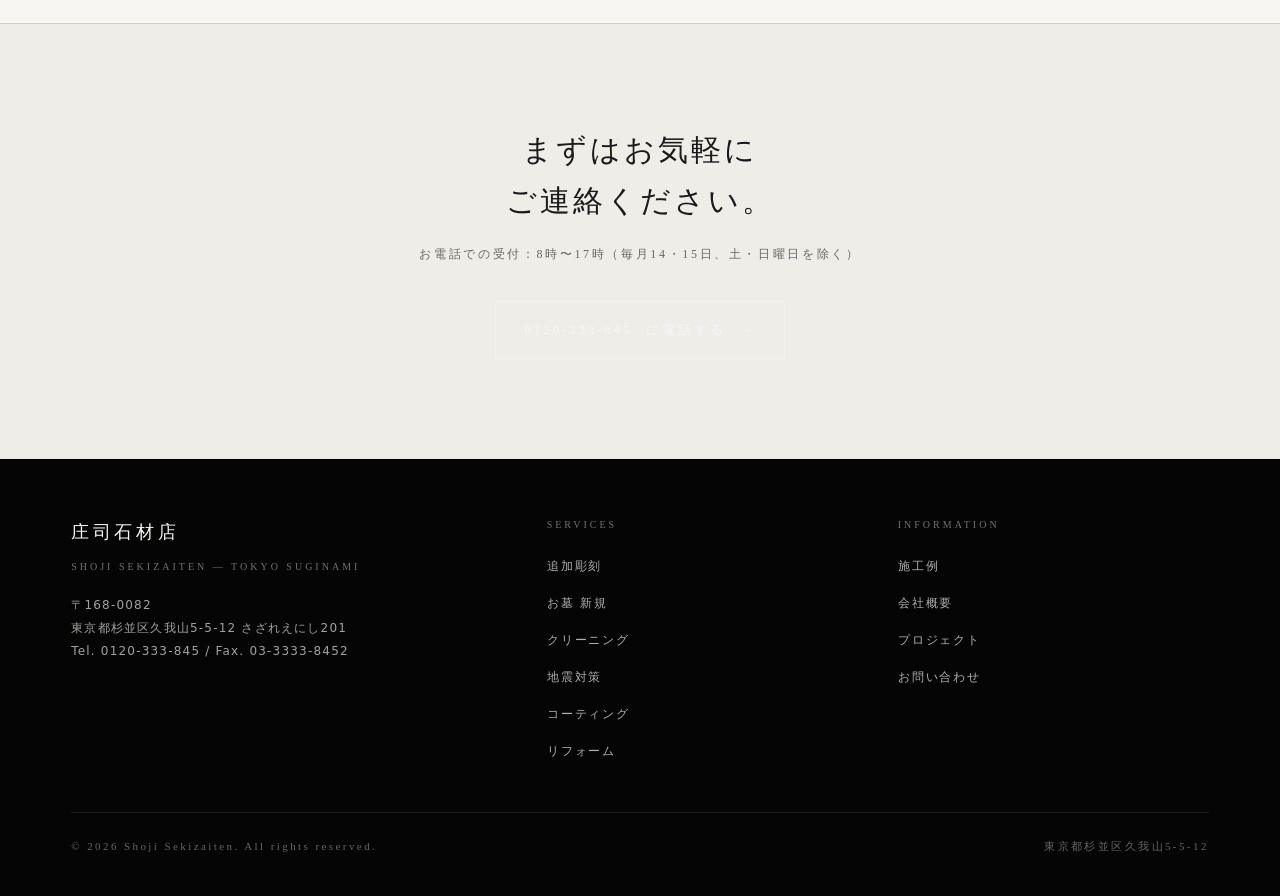
<file: engraving.html>
<!DOCTYPE html>
<html lang="ja">
<head>
<meta charset="UTF-8" />
<meta name="viewport" content="width=device-width, initial-scale=1.0" />
<title>追加彫刻のご依頼 — 庄司石材店</title>
<meta name="description" content="お墓への追加彫刻（戒名・俗名・没年月日）のご依頼方法をご案内します。お電話・メール・FAX・LINEにて承ります。庄司石材店。" />
<meta property="og:title" content="追加彫刻のご依頼 — 庄司石材店" />
<meta property="og:description" content="お墓への追加彫刻（戒名・俗名・没年月日）のご依頼方法をご案内します。" />
<meta property="og:type" content="article" />
<meta name="theme-color" content="#1a1a1a" />
<link rel="icon" href="data:image/svg+xml,%3Csvg xmlns='http://www.w3.org/2000/svg' viewBox='0 0 32 32'%3E%3Crect width='32' height='32' fill='%231a1a1a'/%3E%3Ctext x='16' y='22' font-family='Georgia,serif' font-size='18' fill='%23f7f6f3' text-anchor='middle'%3E庄%3C/text%3E%3C/svg%3E" />
<link rel="stylesheet" href="assets/styles.css" />
</head>
<body>

<a class="skip" href="#main">本文へスキップ</a>

<!-- ============== NAV ============== -->
<header class="nav" id="nav" data-screen-label="Navigation">
  <div class="container nav__inner">
    <a href="index.html" class="brand" aria-label="庄司石材店 ホーム">
      <span class="brand__mark mincho">庄司石材店</span>
      <span class="brand__en">Shoji Sekizaiten</span>
    </a>

    <nav aria-label="主要ナビゲーション">
      <ul class="nav__menu">
        <li><a href="engraving.html" aria-current="page">追加彫刻</a></li>
        <li><a href="boseki.html">お墓 新規</a></li>
        <li><a href="cleaning.html">クリーニング</a></li>
        <li><a href="jishin.html">地震対策</a></li>
        <li><a href="coating.html">コーティング</a></li>
        <li><a href="reform.html">リフォーム</a></li>
        <li><a href="index.html#projects">プロジェクト</a></li>
        <li><a href="company.html">会社概要</a></li>
      </ul>
    </nav>

    <a class="nav__tel" href="tel:0120-333-845">
      <small>tel.</small>
      0120&hairsp;-&hairsp;333&hairsp;-&hairsp;845
    </a>

    <button class="nav__burger" type="button" aria-label="メニューを開く" aria-expanded="false" aria-controls="nav">
      <span></span><span></span><span></span>
    </button>
  </div>
</header>

<main id="main">

  <!-- ============== PAGE HERO ============== -->
  <section class="page-hero" data-screen-label="Page Hero">
    <div class="container">
      <div class="page-hero__inner">
        <div>
          <div class="page-hero__breadcrumb">
            <a href="index.html">Top</a> &nbsp;/&nbsp;
            <a href="index.html#services">Services</a> &nbsp;/&nbsp; Engraving
          </div>
          <h1 class="page-hero__title mincho"><span class="nb">お墓への</span>
          <br />
          <span class="nb">追加彫刻</span></h1>
        </div>
        <p class="page-hero__lead">ご逝去に伴う彫刻を、<br />心を込めて承ります。</p>
      </div>
    </div>
  </section>

  <!-- ============== INTRO ============== -->
  <section class="container story" id="intro">
    <header class="story__head">
      <div class="story__num">— About</div>
      <h2 class="story__title mincho"><span class="nb">お墓への故人の</span>
          <br />
          <span class="nb">彫刻について</span></h2>
    </header>
    <div class="story__body">
      <p>ご家族がお亡くなりになった際、お墓に戒名・俗名・没年月日などの追加彫刻が必要となります。</p>
      <p>庄司石材店では、確かな技術と心を込めた仕上げで、故人のお名前を大切に刻みます。<br />以下の流れでご依頼ください。</p>
    </div>
  </section>

  <!-- ============== STEP 1 ============== -->
  <section class="container story" id="step1">
    <header class="story__head">
      <div class="story__num">— STEP 1</div>
      <h2 class="story__title mincho"><span class="nb">まずは、</span>
          <br />
          <span class="nb">お電話ください。</span></h2>
    </header>

    <div class="story__body">
      <p>依頼主の方のお名前やご連絡先、お墓の場所などをお聞きします。</p>
    </div>

    <div class="engr-tel reveal">
      <a class="engr-tel__link" href="tel:0120-333-845">
        <span class="engr-tel__label">フリーダイヤル</span>
        <span class="engr-tel__num">0120-333-845</span>
      </a>
      <div class="engr-tel__meta">
        <p>受付時間：8時〜17時</p>
        <p>毎月14・15日、土・日曜日は電話受付していません。</p>
      </div>
    </div>

    <div class="callout reveal">
      <span class="callout__label">ご注意</span>
      <p>お寺や霊園によっては、ご依頼をお受けできない場合があります。<br />まずはお電話にてご相談ください。</p>
    </div>
  </section>

  <!-- ============== STEP 2 ============== -->
  <section class="container story" id="step2">
    <header class="story__head">
      <div class="story__num">— STEP 2</div>
      <h2 class="story__title mincho"><span class="nb">彫刻内容を</span>
          <br />
          <span class="nb">お知らせください。</span></h2>
    </header>

    <div class="story__body">
      <p>彫刻の文字に関しては、<strong>メール・FAX・LINE</strong> のいずれかの方法でお送りください。</p>
      <p>稀に、変体仮名・旧字体などがある場合は、正確に伝わる写真等の方法でお願いします。</p>
      <p class="engr-example">例）お位牌の写真、お寺から頂いた資料の写真 など</p>
    </div>

    <!-- 一般的な彫刻内容 -->
    <div class="engr-info reveal">
      <h3 class="engr-info__heading mincho">一般的な彫刻内容</h3>
      <ul class="engr-info__list">
        <li>戒名</li>
        <li>命日</li>
        <li>俗名</li>
        <li>歿年齢</li>
      </ul>

      <h3 class="engr-info__heading mincho">ご確認資料の郵送先</h3>
      <ul class="engr-info__list">
        <li>ご住所</li>
        <li>氏名</li>
        <li>電話番号</li>
      </ul>
    </div>

    <!-- 連絡方法 -->
    <div class="engr-methods reveal">

      <div class="engr-method">
        <span class="engr-method__num">①</span>
        <h3 class="engr-method__title">メール</h3>
        <p class="engr-method__addr">
          <a href="mailto:shojisekizai@gmail.com">shojisekizai@gmail.com</a>
        </p>
        <p class="engr-method__note">上記の「一般的な彫刻内容」「ご確認資料の郵送先」をお送りください。</p>
      </div>

      <div class="engr-method">
        <span class="engr-method__num">②</span>
        <h3 class="engr-method__title">FAX</h3>
        <p class="engr-method__addr">03-3333-8452</p>
        <p class="engr-method__note">上記の「一般的な彫刻内容」「ご確認資料の郵送先」をお送りください。</p>
      </div>

      <div class="engr-method">
        <span class="engr-method__num">③</span>
        <h3 class="engr-method__title">公式LINE</h3>
        <p class="engr-method__addr">
          <!-- TODO: 公式LINEアカウントのURLまたはQRコードに差し替えてください -->
          公式LINEアカウント
        </p>
        <p class="engr-method__note">写真をお送りいただく場合に便利です。</p>
      </div>

    </div>
  </section>

  <!-- ============== CTA ============== -->
  <section class="page-foot reveal">
    <div class="container">
      <p class="page-foot__lead mincho"><span class="nb">まずはお気軽に</span>
          <br />
          <span class="nb">ご連絡ください。</span></p>
      <p class="page-foot__sub">お電話での受付：8時〜17時（毎月14・15日、土・日曜日を除く）</p>
      <a class="btn" href="tel:0120-333-845">
        <span class="nb">0120-333-845</span> に電話する <span class="arrow">→</span>
      </a>
    </div>
  </section>

</main>

<!-- ============== FOOTER ============== -->
<footer class="footer" data-screen-label="Footer">
  <div class="container">
    <div class="footer__grid">
      <div>
        <p class="footer__brand">庄司石材店</p>
        <p class="footer__sub">Shoji Sekizaiten — Tokyo Suginami</p>
        <address class="footer__address">
          〒168-0082<br />
          東京都杉並区久我山5-5-12 さざれえにし201<br />
          <span class="nb">Tel. 0120-333-845</span> / <span class="nb">Fax. 03-3333-8452</span>
        </address>
      </div>

      <div>
        <p class="footer__heading">Services</p>
        <ul class="footer__list">
          <li><a href="engraving.html">追加彫刻</a></li>
          <li><a href="boseki.html">お墓 新規</a></li>
          <li><a href="cleaning.html">クリーニング</a></li>
          <li><a href="jishin.html">地震対策</a></li>
          <li><a href="coating.html">コーティング</a></li>
          <li><a href="reform.html">リフォーム</a></li>
        </ul>
      </div>

      <div>
        <p class="footer__heading">Information</p>
        <ul class="footer__list">
          <li><a href="works.html">施工例</a></li>
          <li><a href="company.html">会社概要</a></li>
          <li><a href="index.html#projects">プロジェクト</a></li>
          <li><a href="index.html#contact">お問い合わせ</a></li>
        </ul>
      </div>
    </div>

    <div class="footer__bottom">
      <span>© 2026 Shoji Sekizaiten. All rights reserved.</span>
      <span>東京都杉並区久我山5-5-12</span>
    </div>
  </div>
</footer>

<script>
  (function () {
    var nav = document.getElementById('nav');
    var btn = nav.querySelector('.nav__burger');
    btn.addEventListener('click', function () {
      var open = nav.classList.toggle('is-open');
      btn.setAttribute('aria-expanded', open ? 'true' : 'false');
    });
    nav.querySelectorAll('.nav__menu a').forEach(function (a) {
      a.addEventListener('click', function () {
        nav.classList.remove('is-open');
        btn.setAttribute('aria-expanded', 'false');
      });
    });
  })();

  (function () {
    if (!('IntersectionObserver' in window)) {
      document.querySelectorAll('.reveal').forEach(function (el) { el.classList.add('is-in'); });
      return;
    }
    var io = new IntersectionObserver(function (entries) {
      entries.forEach(function (e) {
        if (e.isIntersecting) {
          e.target.classList.add('is-in');
          io.unobserve(e.target);
        }
      });
    }, { rootMargin: '0px 0px -8% 0px', threshold: 0.05 });
    document.querySelectorAll('.reveal').forEach(function (el) { io.observe(el); });
  })();
</script>

<!-- v1.6.0 -->
</body>
</html>
</file>
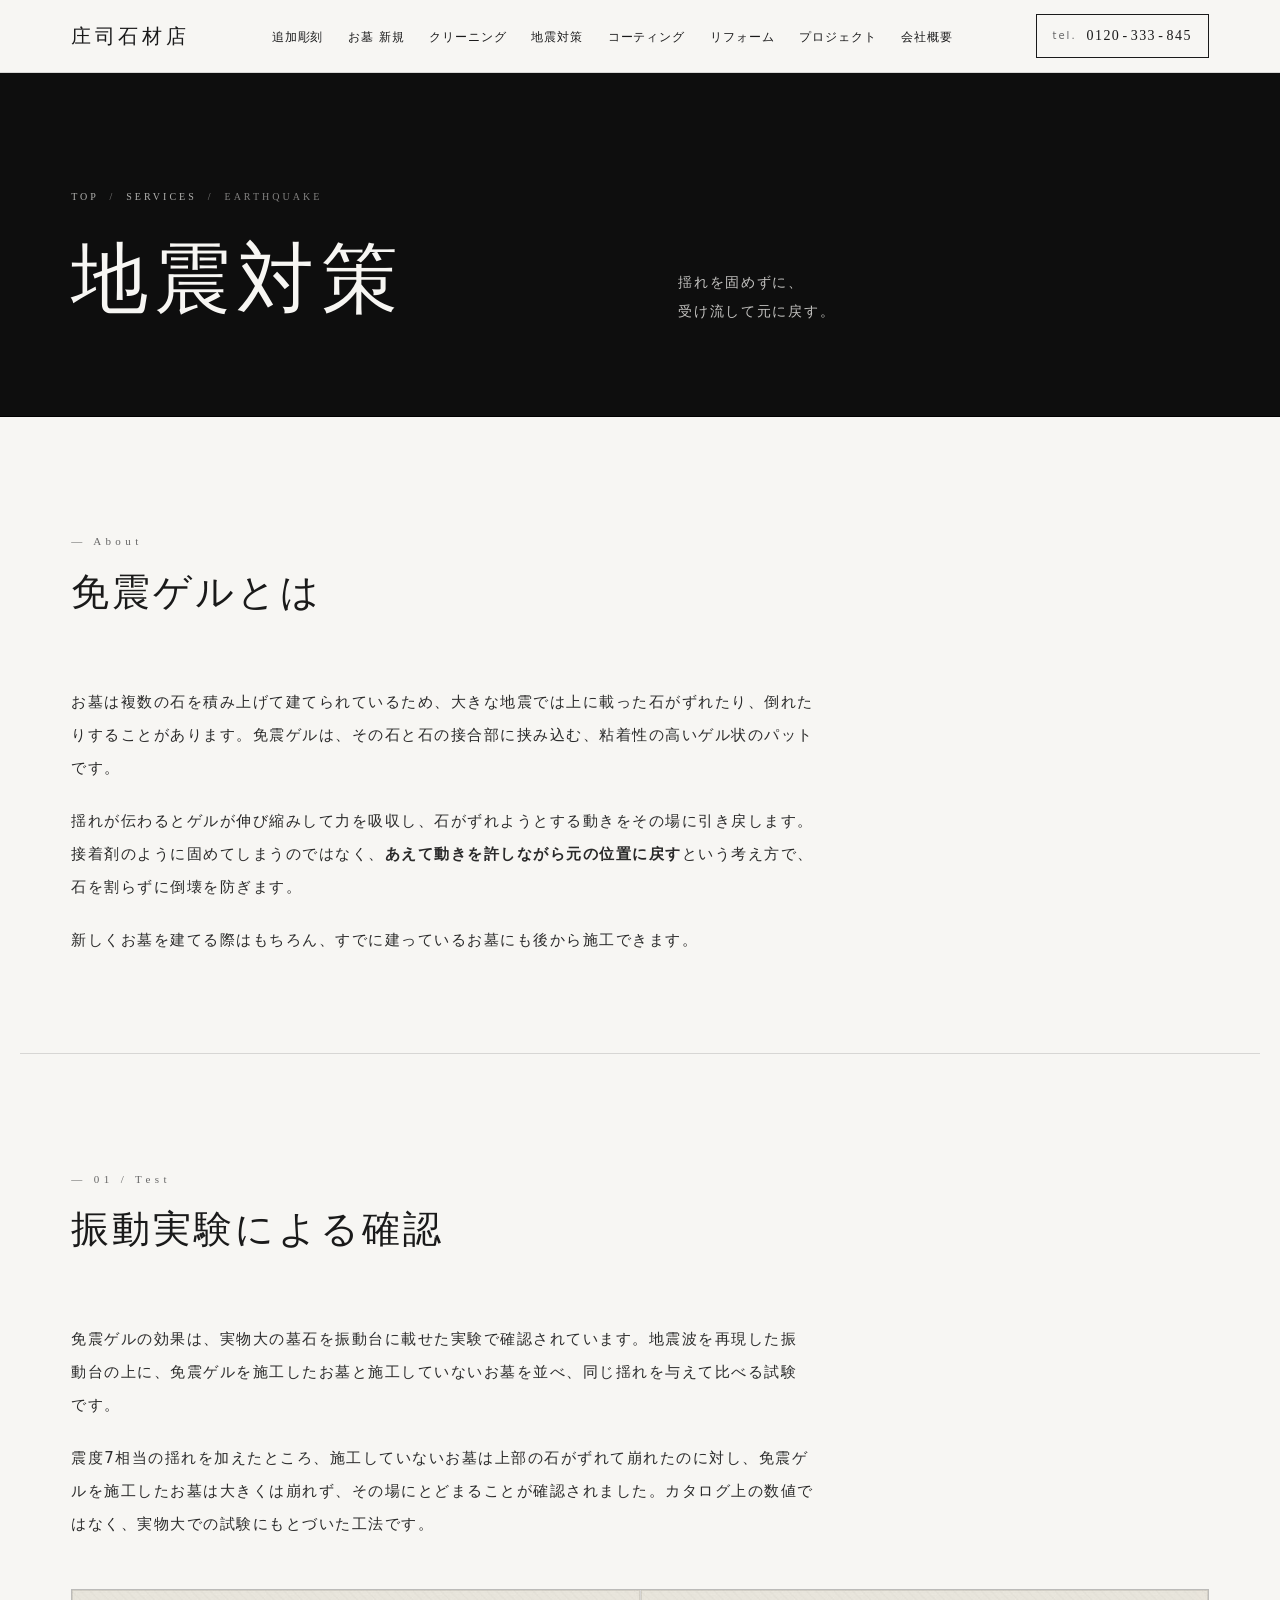
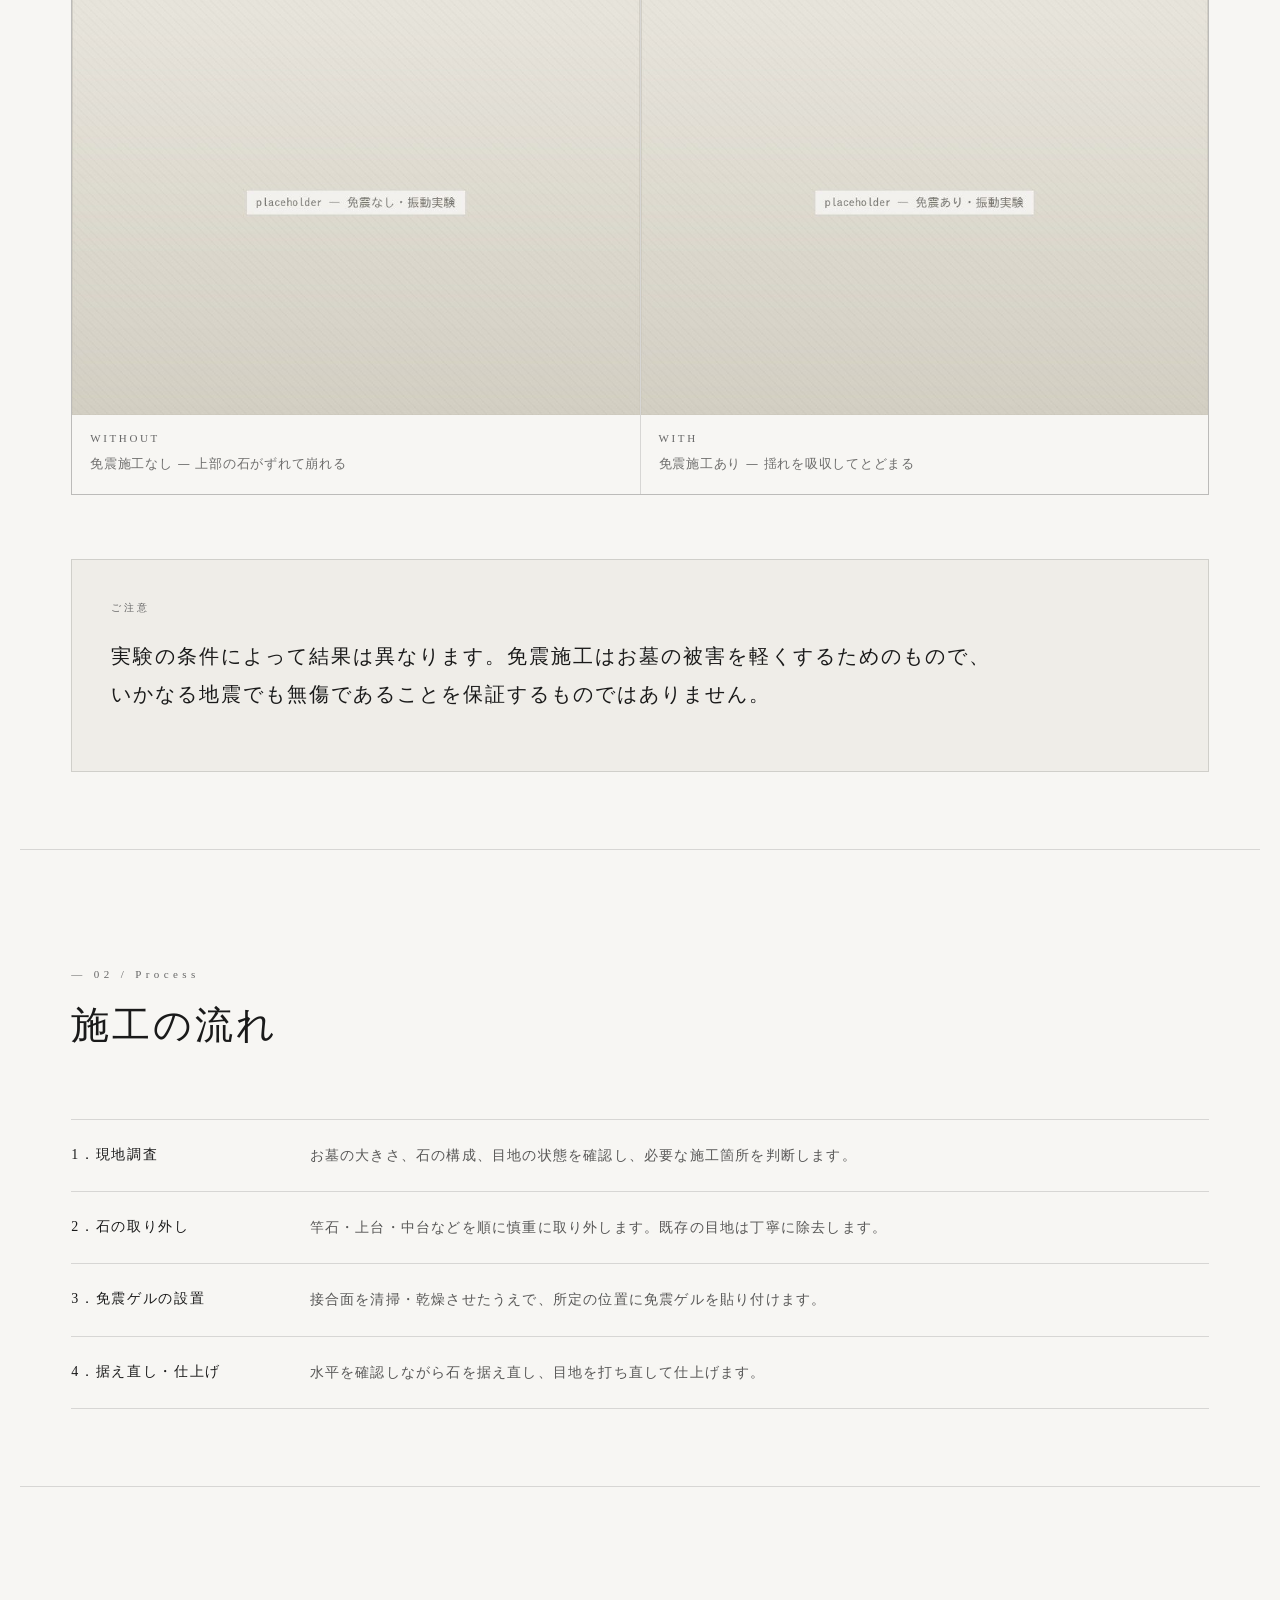
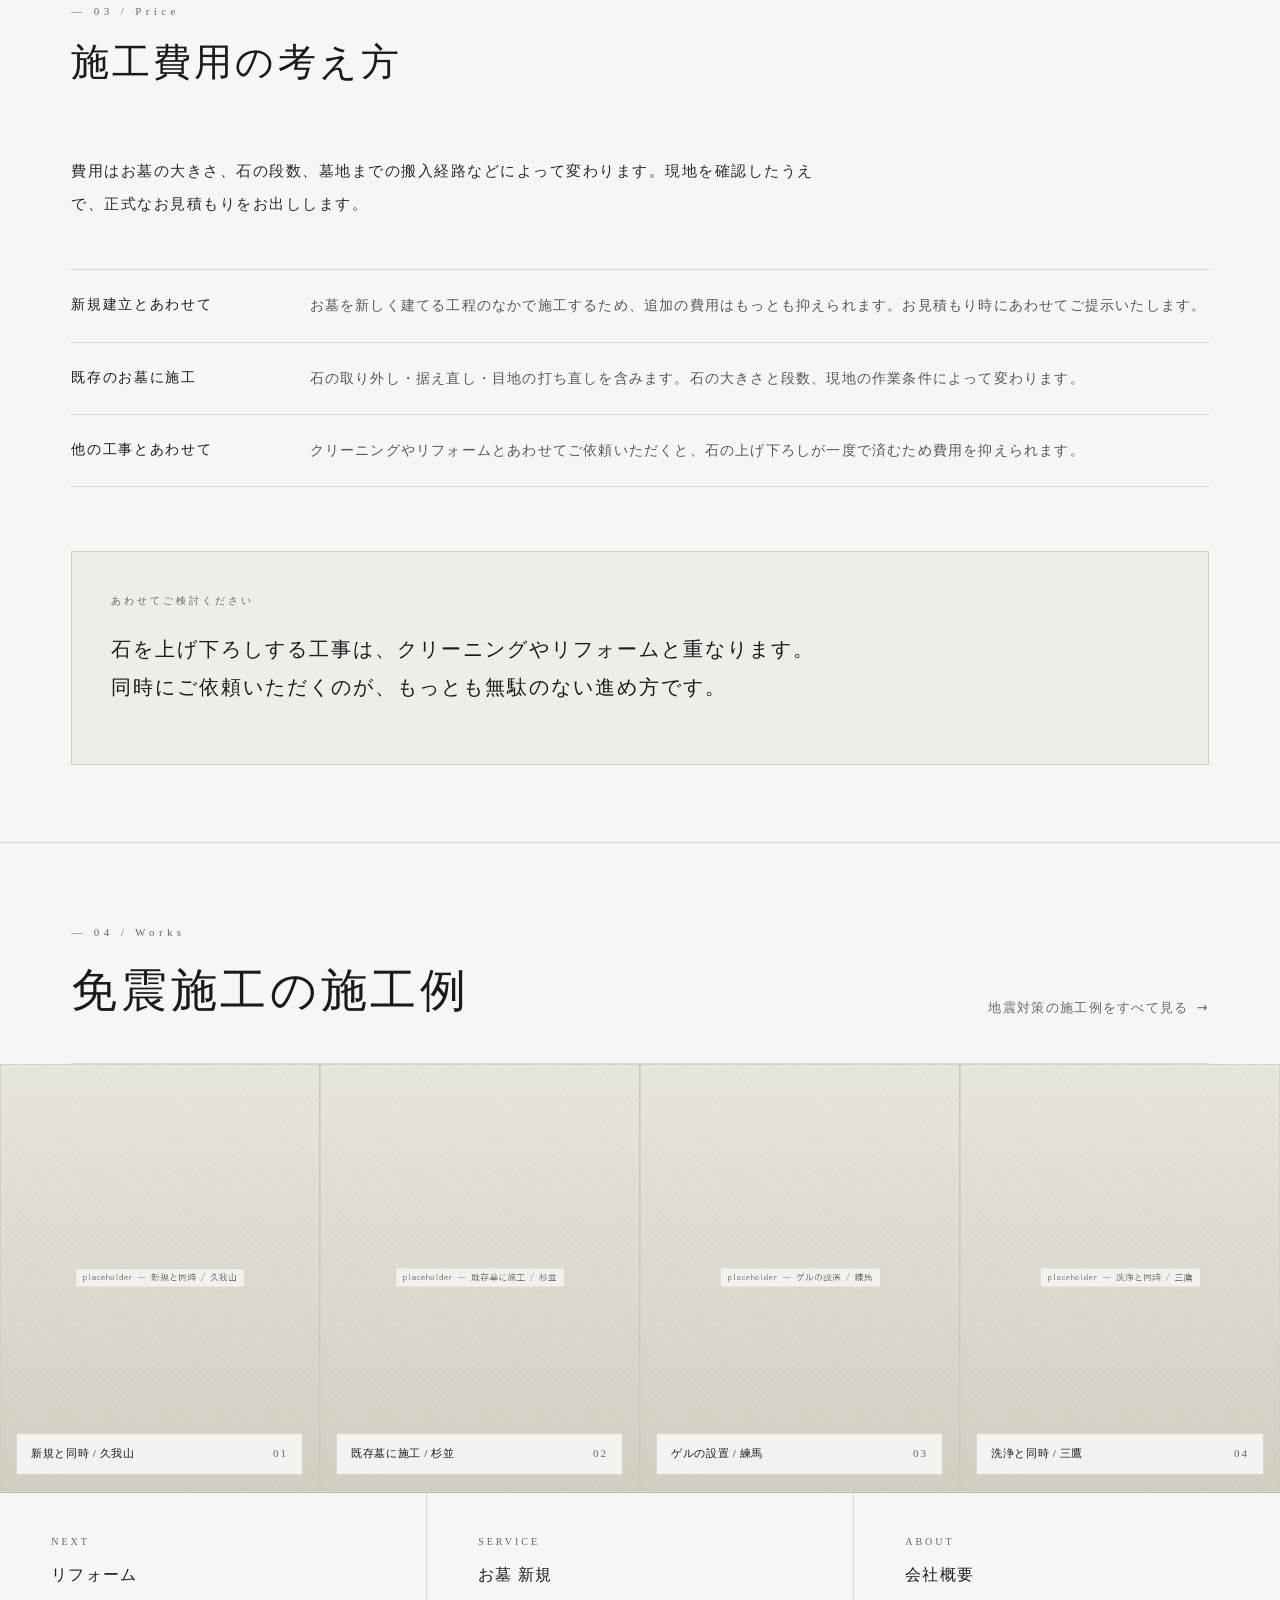
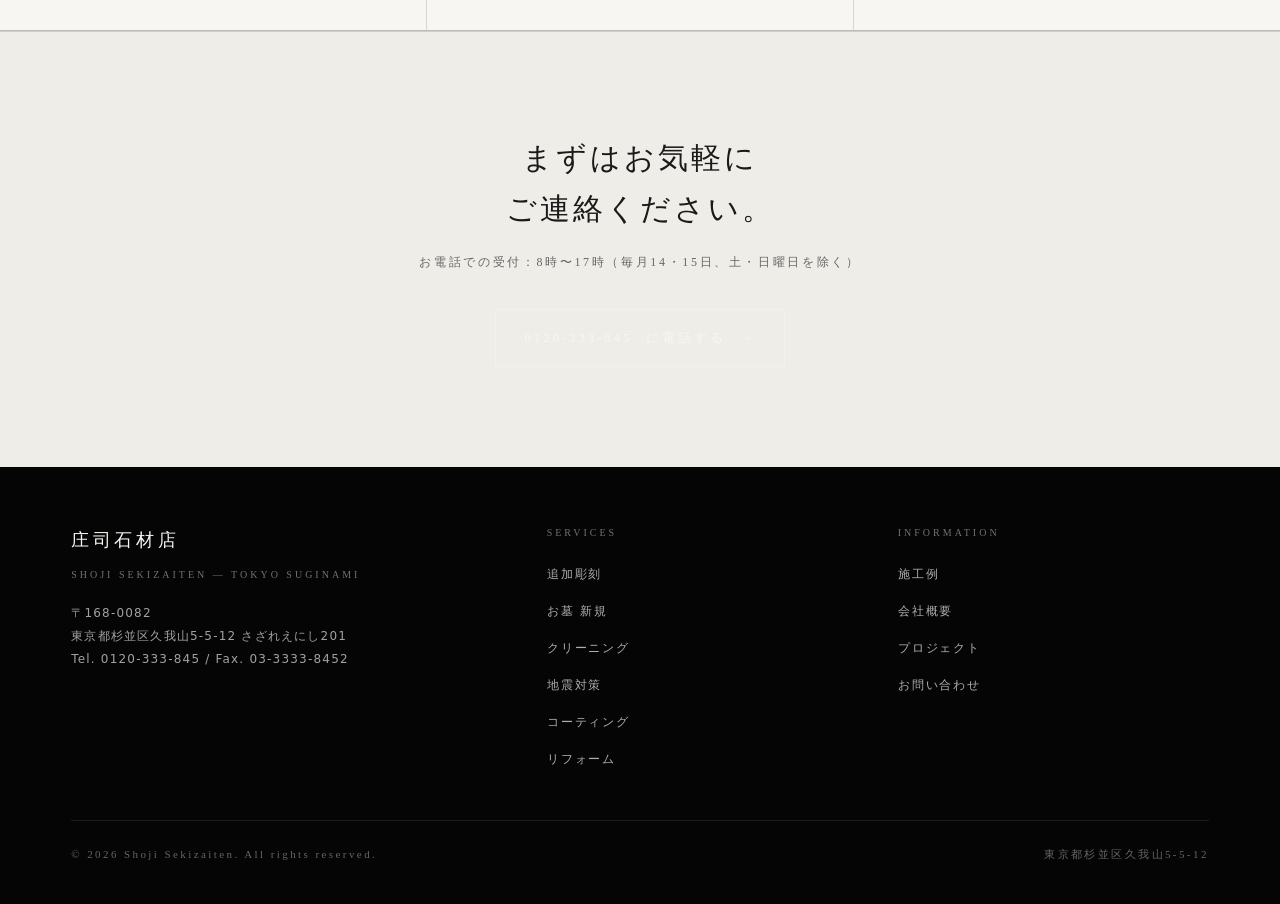
<file: jishin.html>
<!DOCTYPE html>
<html lang="ja">
<head>
<meta charset="UTF-8" />
<meta name="viewport" content="width=device-width, initial-scale=1.0" />
<title>お墓の地震対策 — 庄司石材店</title>
<meta name="description" content="震度7相当の揺れに対応する免震ゲル（免震パット）によるお墓の地震対策。仕組み、振動実験、施工の流れと費用の考え方をご案内します。東京杉並区久我山の庄司石材店。" />
<meta property="og:title" content="お墓の地震対策 — 庄司石材店" />
<meta property="og:description" content="震度7対応の免震施工で、大切なお墓を地震の揺れから守ります。" />
<meta property="og:type" content="article" />
<meta name="theme-color" content="#1a1a1a" />
<link rel="icon" href="data:image/svg+xml,%3Csvg xmlns='http://www.w3.org/2000/svg' viewBox='0 0 32 32'%3E%3Crect width='32' height='32' fill='%231a1a1a'/%3E%3Ctext x='16' y='22' font-family='Georgia,serif' font-size='18' fill='%23f7f6f3' text-anchor='middle'%3E庄%3C/text%3E%3C/svg%3E" />
<link rel="stylesheet" href="assets/styles.css" />
</head>
<body>

<a class="skip" href="#main">本文へスキップ</a>

<!-- ============== NAV ============== -->
<header class="nav" id="nav" data-screen-label="Navigation">
  <div class="container nav__inner">
    <a href="index.html" class="brand" aria-label="庄司石材店 ホーム">
      <span class="brand__mark mincho">庄司石材店</span>
      <span class="brand__en">Shoji Sekizaiten</span>
    </a>

    <nav aria-label="主要ナビゲーション">
      <ul class="nav__menu">
        <li><a href="engraving.html">追加彫刻</a></li>
        <li><a href="boseki.html">お墓 新規</a></li>
        <li><a href="cleaning.html">クリーニング</a></li>
        <li><a href="jishin.html" aria-current="page">地震対策</a></li>
        <li><a href="coating.html">コーティング</a></li>
        <li><a href="reform.html">リフォーム</a></li>
        <li><a href="index.html#projects">プロジェクト</a></li>
        <li><a href="company.html">会社概要</a></li>
      </ul>
    </nav>

    <a class="nav__tel" href="tel:0120-333-845">
      <small>tel.</small>
      0120&hairsp;-&hairsp;333&hairsp;-&hairsp;845
    </a>

    <button class="nav__burger" type="button" aria-label="メニューを開く" aria-expanded="false" aria-controls="nav">
      <span></span><span></span><span></span>
    </button>
  </div>
</header>

<main id="main">

  <!-- ============== PAGE HERO ============== -->
  <section class="page-hero" data-screen-label="Page Hero">
    <div class="container">
      <div class="page-hero__inner">
        <div>
          <div class="page-hero__breadcrumb">
            <a href="index.html">Top</a> &nbsp;/&nbsp;
            <a href="index.html#services">Services</a> &nbsp;/&nbsp; Earthquake
          </div>
          <h1 class="page-hero__title mincho"><span class="nb">地震対策</span></h1>
        </div>
        <p class="page-hero__lead">揺れを固めずに、<br />受け流して元に戻す。</p>
      </div>
    </div>
  </section>

  <!-- ============== INTRO ============== -->
  <section class="container story">
    <header class="story__head">
      <div class="story__num">— About</div>
      <h2 class="story__title mincho"><span class="nb">免震ゲルとは</span></h2>
    </header>
    <div class="story__body">
      <p>お墓は複数の石を積み上げて建てられているため、大きな地震では上に載った石がずれたり、倒れたりすることがあります。免震ゲルは、その石と石の接合部に挟み込む、粘着性の高いゲル状のパットです。</p>
      <p>揺れが伝わるとゲルが伸び縮みして力を吸収し、石がずれようとする動きをその場に引き戻します。接着剤のように固めてしまうのではなく、<strong>あえて動きを許しながら元の位置に戻す</strong>という考え方で、石を割らずに倒壊を防ぎます。</p>
      <p>新しくお墓を建てる際はもちろん、すでに建っているお墓にも後から施工できます。</p>
    </div>
  </section>

  <!-- ============== 振動実験 ============== -->
  <section class="container story" id="test">
    <header class="story__head">
      <div class="story__num">— 01 / Test</div>
      <h2 class="story__title mincho"><span class="nb">振動実験による確認</span></h2>
    </header>

    <div class="story__body">
      <p>免震ゲルの効果は、実物大の墓石を振動台に載せた実験で確認されています。地震波を再現した振動台の上に、免震ゲルを施工したお墓と施工していないお墓を並べ、同じ揺れを与えて比べる試験です。</p>
      <p>震度7相当の揺れを加えたところ、施工していないお墓は上部の石がずれて崩れたのに対し、免震ゲルを施工したお墓は大きくは崩れず、その場にとどまることが確認されました。カタログ上の数値ではなく、実物大での試験にもとづいた工法です。</p>
    </div>

    <div class="ba reveal">
      <figure>
        <div class="ba__media">
          <div aria-hidden="true"></div>
          <img src="images/jishin-test-before.jpg" alt="振動実験で崩れた、免震施工をしていない墓石" loading="lazy" onerror="this.style.display='none'" />
        </div>
        <figcaption>Without<span>免震施工なし — 上部の石がずれて崩れる</span></figcaption>
      </figure>
      <figure>
        <div class="ba__media">
          <div aria-hidden="true"></div>
          <img src="images/jishin-test-after.jpg" alt="振動実験でも倒れなかった、免震施工をした墓石" loading="lazy" onerror="this.style.display='none'" />
        </div>
        <figcaption>With<span>免震施工あり — 揺れを吸収してとどまる</span></figcaption>
      </figure>
    </div>

    <div class="callout reveal">
      <span class="callout__label">ご注意</span>
      <p>実験の条件によって結果は異なります。免震施工はお墓の被害を軽くするためのもので、<br />いかなる地震でも無傷であることを保証するものではありません。</p>
    </div>
  </section>

  <!-- ============== 施工の流れ ============== -->
  <section class="container story" id="flow">
    <header class="story__head">
      <div class="story__num">— 02 / Process</div>
      <h2 class="story__title mincho"><span class="nb">施工の流れ</span></h2>
    </header>

    <dl class="spec">
      <div>
        <dt>1．現地調査</dt>
        <dd>お墓の大きさ、石の構成、目地の状態を確認し、必要な施工箇所を判断します。</dd>
      </div>
      <div>
        <dt>2．石の取り外し</dt>
        <dd>竿石・上台・中台などを順に慎重に取り外します。既存の目地は丁寧に除去します。</dd>
      </div>
      <div>
        <dt>3．免震ゲルの設置</dt>
        <dd>接合面を清掃・乾燥させたうえで、所定の位置に免震ゲルを貼り付けます。</dd>
      </div>
      <div>
        <dt>4．据え直し・仕上げ</dt>
        <dd>水平を確認しながら石を据え直し、目地を打ち直して仕上げます。</dd>
      </div>
    </dl>
  </section>

  <!-- ============== 費用 ============== -->
  <section class="container story" id="price">
    <header class="story__head">
      <div class="story__num">— 03 / Price</div>
      <h2 class="story__title mincho"><span class="nb">施工費用の考え方</span></h2>
    </header>

    <div class="story__body">
      <p>費用はお墓の大きさ、石の段数、墓地までの搬入経路などによって変わります。現地を確認したうえで、正式なお見積もりをお出しします。</p>
    </div>

    <dl class="spec">
      <div>
        <dt>新規建立とあわせて</dt>
        <dd>お墓を新しく建てる工程のなかで施工するため、追加の費用はもっとも抑えられます。お見積もり時にあわせてご提示いたします。</dd>
      </div>
      <div>
        <dt>既存のお墓に施工</dt>
        <dd>石の取り外し・据え直し・目地の打ち直しを含みます。石の大きさと段数、現地の作業条件によって変わります。</dd>
      </div>
      <div>
        <dt>他の工事とあわせて</dt>
        <dd>クリーニングやリフォームとあわせてご依頼いただくと、石の上げ下ろしが一度で済むため費用を抑えられます。</dd>
      </div>
    </dl>

    <div class="callout reveal">
      <span class="callout__label">あわせてご検討ください</span>
      <p>石を上げ下ろしする工事は、<a href="cleaning.html">クリーニング</a>や<a href="reform.html">リフォーム</a>と重なります。<br />同時にご依頼いただくのが、もっとも無駄のない進め方です。</p>
    </div>
  </section>

  <!-- ============== WORKS ============== -->
  <section class="works" id="works" data-screen-label="Works">
    <div class="container">
      <header class="works__head">
        <div>
          <div class="section__num">— 04 / Works</div>
          <h2 class="section__title"><span class="nb">免震施工の施工例</span></h2>
        </div>
      <a class="works__all" href="works.html#jishin">地震対策の施工例をすべて見る <span class="arrow">→</span></a>
        </header>
    </div>

    <div class="works__grid">
      <!-- ここは kanri/works.php が書き出します。手で編集しても、次の登録で消えます -->
      <!-- WORKS:START jishin -->
      <div class="work" data-note="新規と同時 / 久我山">
        <div class="work__placeholder" aria-hidden="true"></div>
        <img class="work__img" src="images/works/jishin-01.jpg" alt="新規建立にあわせて免震施工した例" loading="lazy" onerror="this.style.display='none'" />
        <div class="work__caption"><span class="mincho">新規と同時 / 久我山</span><span class="num">01</span></div>
        <button class="wcard__open" type="button" aria-label="新規と同時 / 久我山の写真を大きく見る"></button>
        <script type="application/json" class="wcard__data">[{"src":"images/works/jishin-01.jpg","cap":"","alt":"新規建立にあわせて免震施工した例"}]</script>
      </div>
      <div class="work" data-note="既存墓に施工 / 杉並">
        <div class="work__placeholder" aria-hidden="true"></div>
        <img class="work__img" src="images/works/jishin-02.jpg" alt="既存のお墓に免震パットを施工した例" loading="lazy" onerror="this.style.display='none'" />
        <div class="work__caption"><span class="mincho">既存墓に施工 / 杉並</span><span class="num">02</span></div>
        <button class="wcard__open" type="button" aria-label="既存墓に施工 / 杉並の写真を大きく見る"></button>
        <script type="application/json" class="wcard__data">[{"src":"images/works/jishin-02.jpg","cap":"","alt":"既存のお墓に免震パットを施工した例"}]</script>
      </div>
      <div class="work" data-note="ゲルの設置 / 練馬">
        <div class="work__placeholder" aria-hidden="true"></div>
        <img class="work__img" src="images/works/jishin-03.jpg" alt="免震ゲルを接合面に貼り付けている様子" loading="lazy" onerror="this.style.display='none'" />
        <div class="work__caption"><span class="mincho">ゲルの設置 / 練馬</span><span class="num">03</span></div>
        <button class="wcard__open" type="button" aria-label="ゲルの設置 / 練馬の写真を大きく見る"></button>
        <script type="application/json" class="wcard__data">[{"src":"images/works/jishin-03.jpg","cap":"","alt":"免震ゲルを接合面に貼り付けている様子"}]</script>
      </div>
      <div class="work" data-note="洗浄と同時 / 三鷹">
        <div class="work__placeholder" aria-hidden="true"></div>
        <img class="work__img" src="images/works/jishin-04.jpg" alt="クリーニングとあわせて免震施工した例" loading="lazy" onerror="this.style.display='none'" />
        <div class="work__caption"><span class="mincho">洗浄と同時 / 三鷹</span><span class="num">04</span></div>
        <button class="wcard__open" type="button" aria-label="洗浄と同時 / 三鷹の写真を大きく見る"></button>
        <script type="application/json" class="wcard__data">[{"src":"images/works/jishin-04.jpg","cap":"","alt":"クリーニングとあわせて免震施工した例"}]</script>
      </div>
    <!-- WORKS:END jishin -->
    </div>
  </section>

  <!-- ============== NEXT ============== -->
  <nav class="next-links" aria-label="ほかのサービス">
    <a href="reform.html"><span class="k">Next</span><span class="v mincho">リフォーム</span></a>
    <a href="boseki.html"><span class="k">Service</span><span class="v mincho">お墓 新規</span></a>
    <a href="company.html"><span class="k">About</span><span class="v mincho">会社概要</span></a>
  </nav>

  <!-- ============== CTA ============== -->
  <section class="page-foot reveal">
    <div class="container">
      <p class="page-foot__lead mincho"><span class="nb">まずはお気軽に</span>
          <br />
          <span class="nb">ご連絡ください。</span></p>
      <p class="page-foot__sub">お電話での受付：8時〜17時（毎月14・15日、土・日曜日を除く）</p>
      <a class="btn" href="tel:0120-333-845">
        <span class="nb">0120-333-845</span> に電話する <span class="arrow">→</span>
      </a>
    </div>
  </section>

</main>

<!-- ============== FOOTER ============== -->
<footer class="footer" data-screen-label="Footer">
  <div class="container">
    <div class="footer__grid">
      <div>
        <p class="footer__brand">庄司石材店</p>
        <p class="footer__sub">Shoji Sekizaiten — Tokyo Suginami</p>
        <address class="footer__address">
          〒168-0082<br />
          東京都杉並区久我山5-5-12 さざれえにし201<br />
          <span class="nb">Tel. 0120-333-845</span> / <span class="nb">Fax. 03-3333-8452</span>
        </address>
      </div>

      <div>
        <p class="footer__heading">Services</p>
        <ul class="footer__list">
          <li><a href="engraving.html">追加彫刻</a></li>
          <li><a href="boseki.html">お墓 新規</a></li>
          <li><a href="cleaning.html">クリーニング</a></li>
          <li><a href="jishin.html">地震対策</a></li>
          <li><a href="coating.html">コーティング</a></li>
          <li><a href="reform.html">リフォーム</a></li>
        </ul>
      </div>

      <div>
        <p class="footer__heading">Information</p>
        <ul class="footer__list">
          <li><a href="works.html">施工例</a></li>
          <li><a href="company.html">会社概要</a></li>
          <li><a href="index.html#projects">プロジェクト</a></li>
          <li><a href="index.html#contact">お問い合わせ</a></li>
        </ul>
      </div>
    </div>

    <div class="footer__bottom">
      <span>© 2026 Shoji Sekizaiten. All rights reserved.</span>
      <span>東京都杉並区久我山5-5-12</span>
    </div>
  </div>
</footer>

<script>
  (function () {
    var nav = document.getElementById('nav');
    var btn = nav.querySelector('.nav__burger');
    btn.addEventListener('click', function () {
      var open = nav.classList.toggle('is-open');
      btn.setAttribute('aria-expanded', open ? 'true' : 'false');
    });
    nav.querySelectorAll('.nav__menu a').forEach(function (a) {
      a.addEventListener('click', function () {
        nav.classList.remove('is-open');
        btn.setAttribute('aria-expanded', 'false');
      });
    });
  })();

  (function () {
    if (!('IntersectionObserver' in window)) {
      document.querySelectorAll('.reveal').forEach(function (el) { el.classList.add('is-in'); });
      return;
    }
    var io = new IntersectionObserver(function (entries) {
      entries.forEach(function (e) {
        if (e.isIntersecting) {
          e.target.classList.add('is-in');
          io.unobserve(e.target);
        }
      });
    }, { rootMargin: '0px 0px -8% 0px', threshold: 0.05 });
    document.querySelectorAll('.reveal').forEach(function (el) { io.observe(el); });
  })();
</script>

<script src="assets/works.js" defer></script>

<!-- v1.8.0 -->
</body>
</html>
</file>
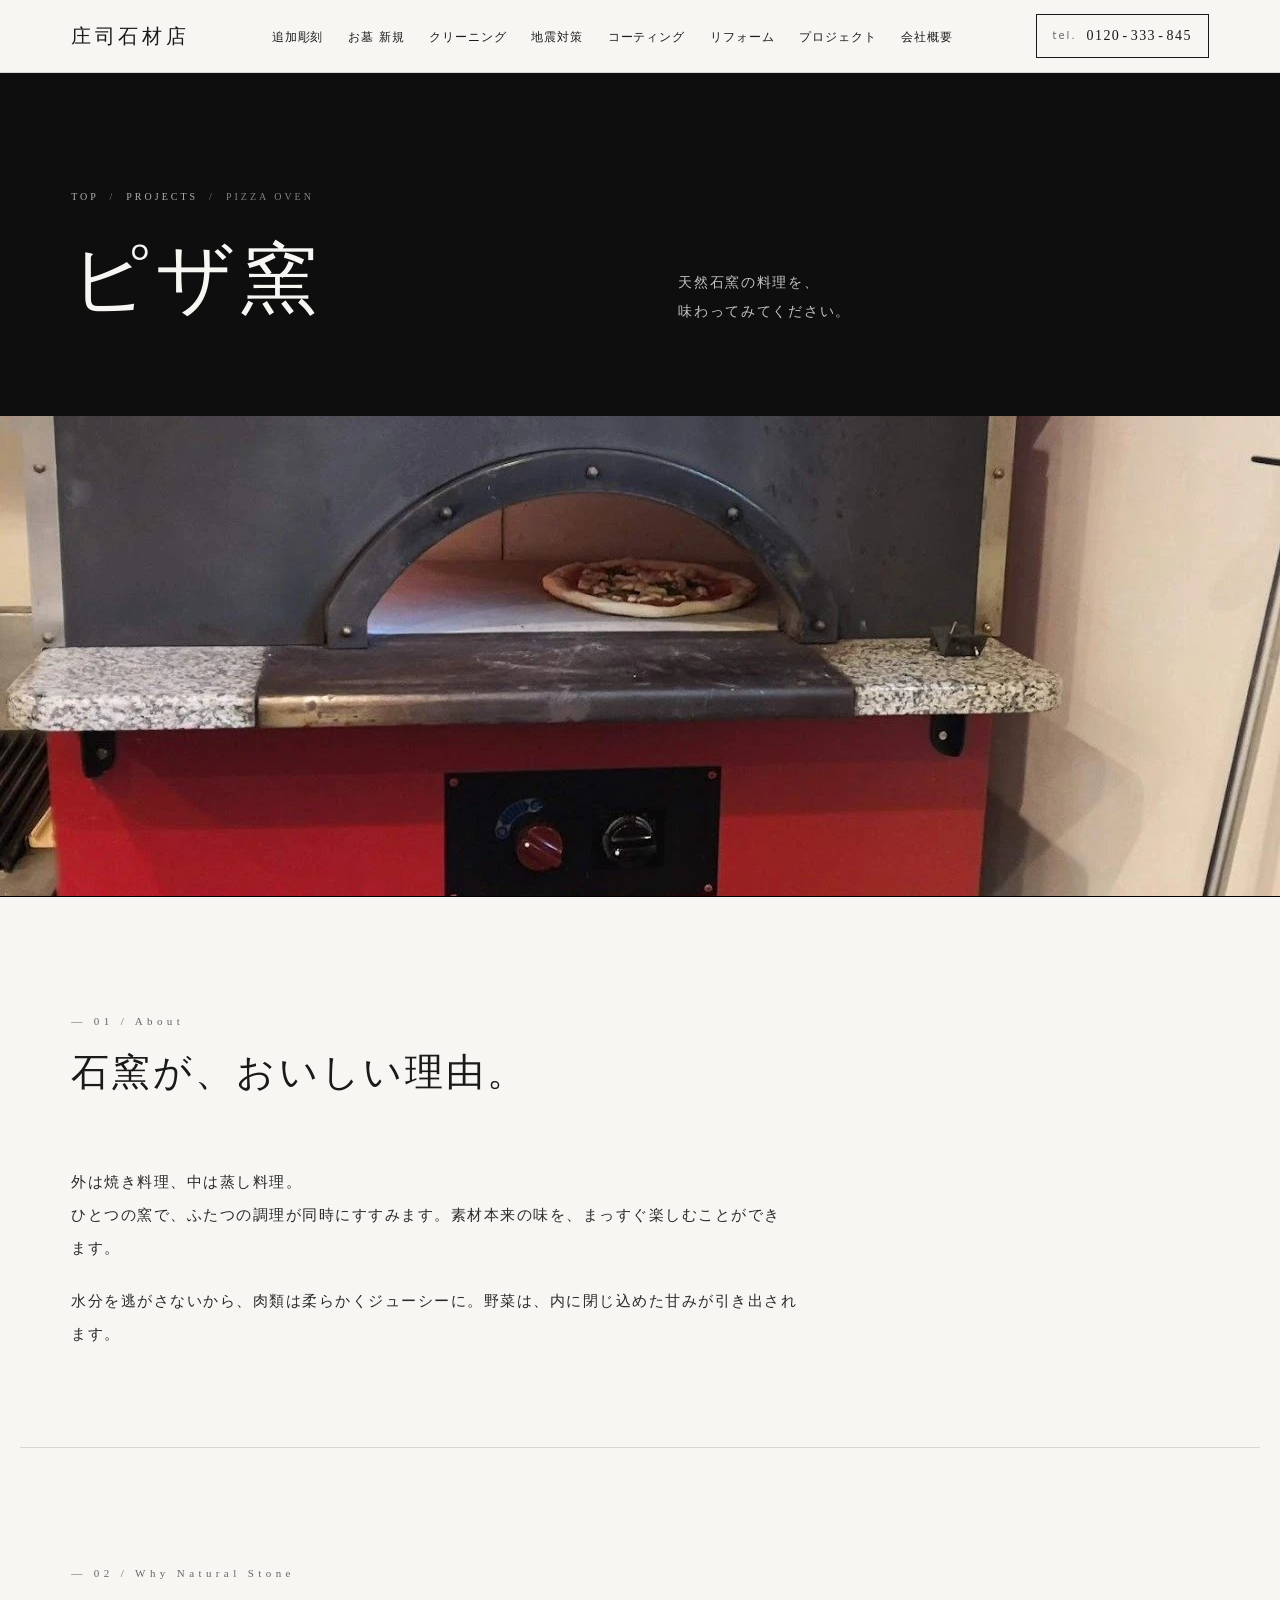
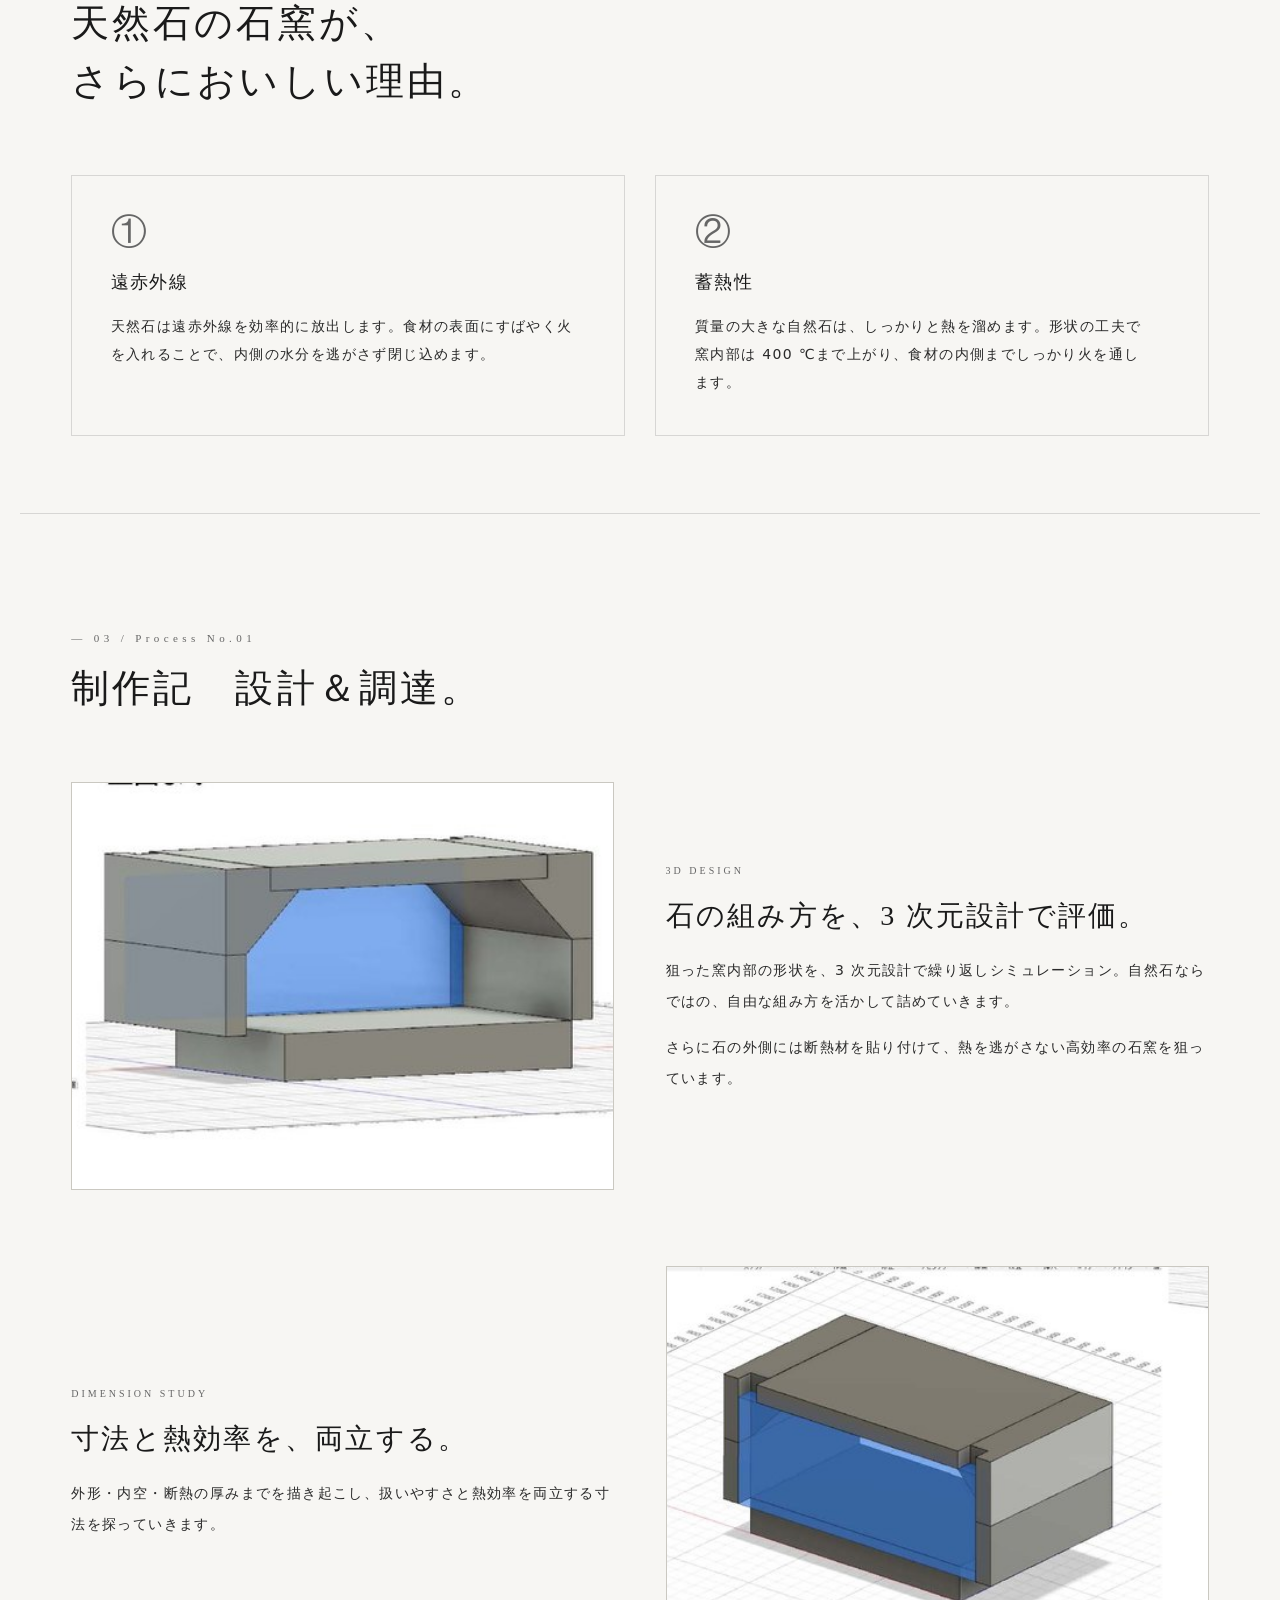
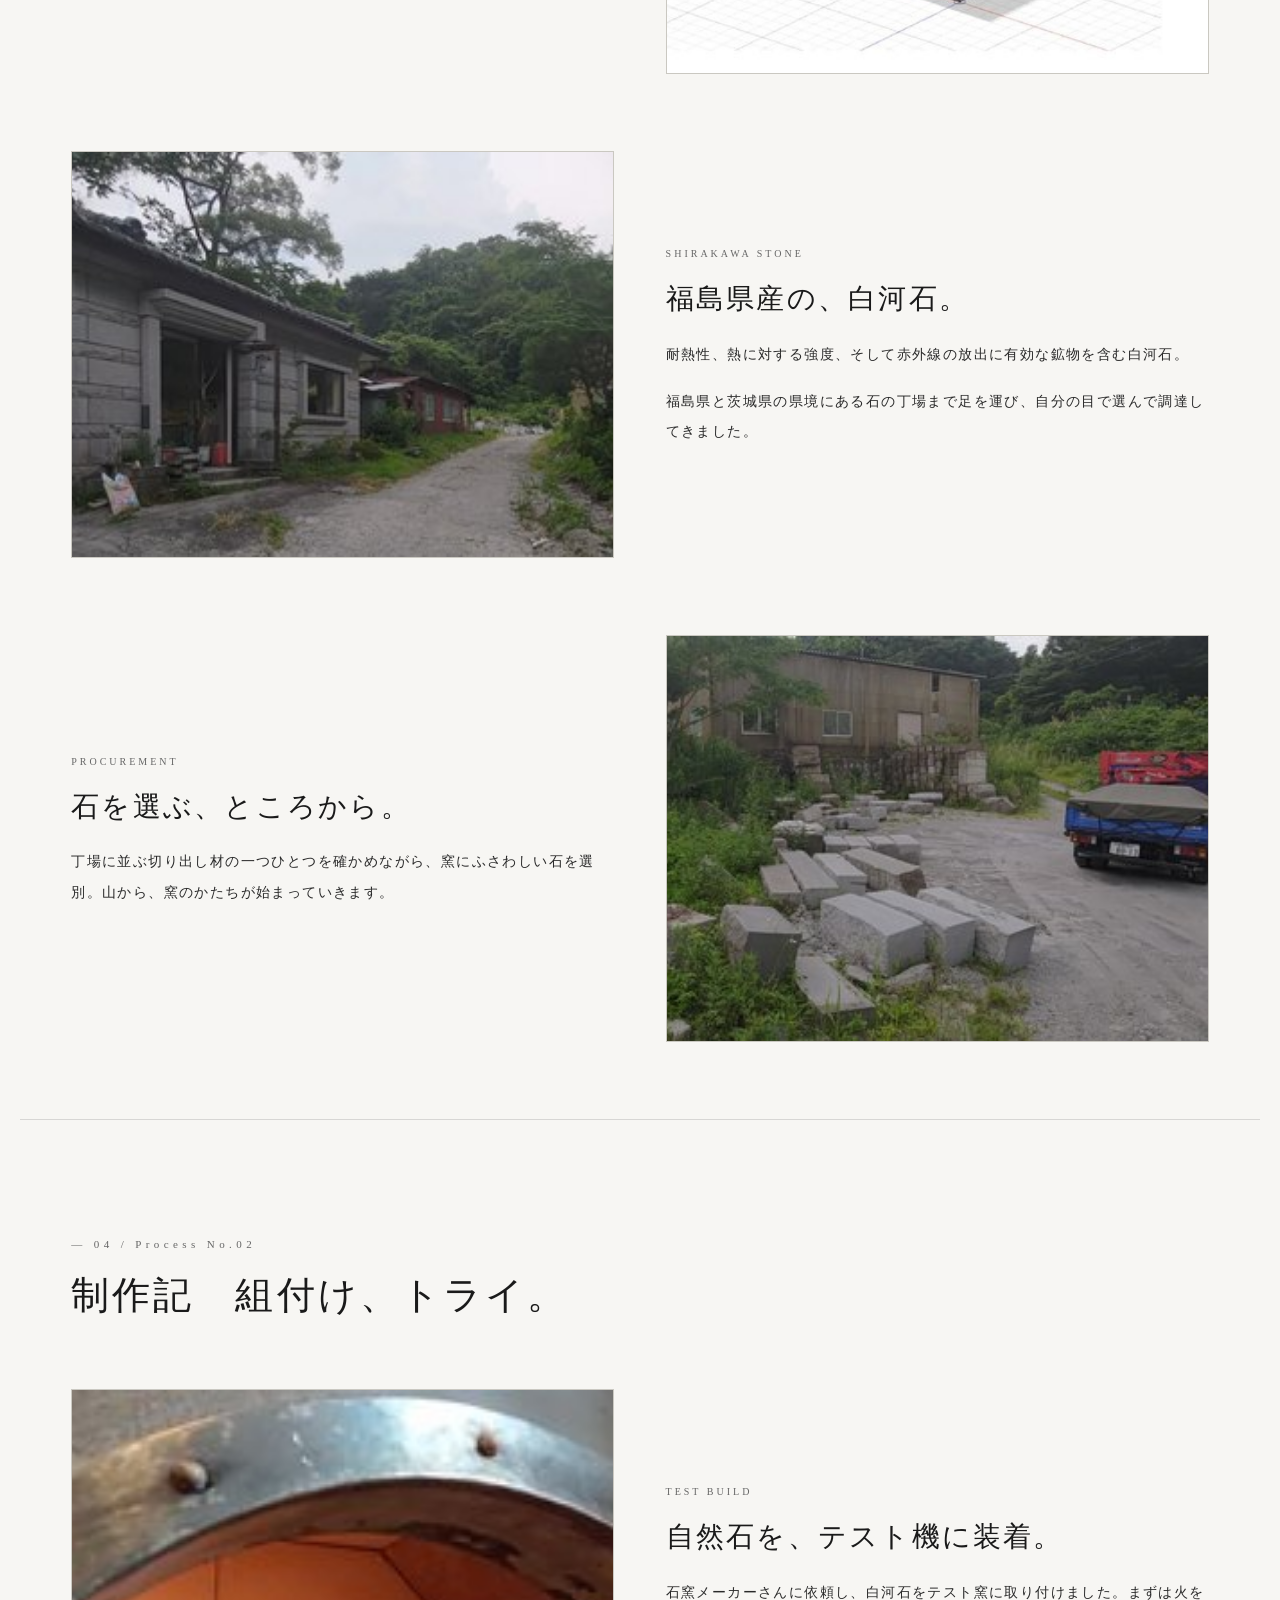
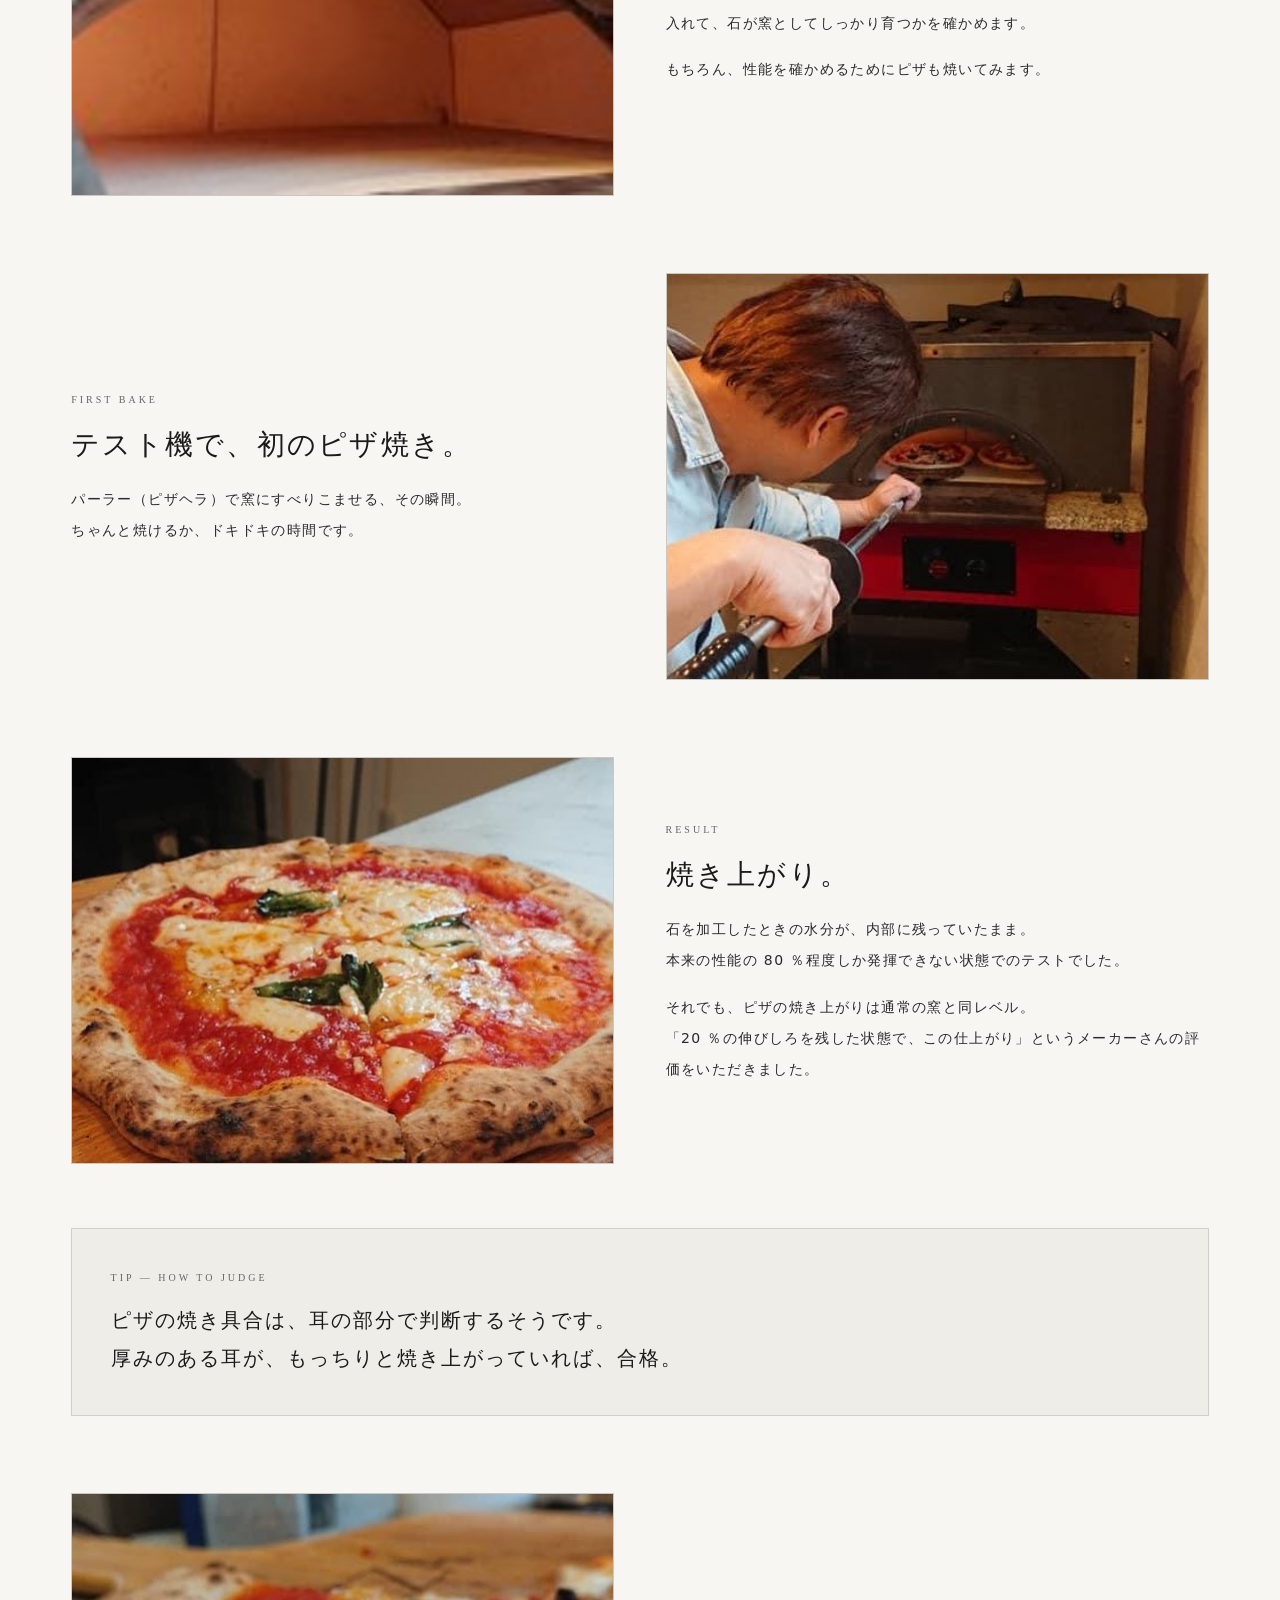
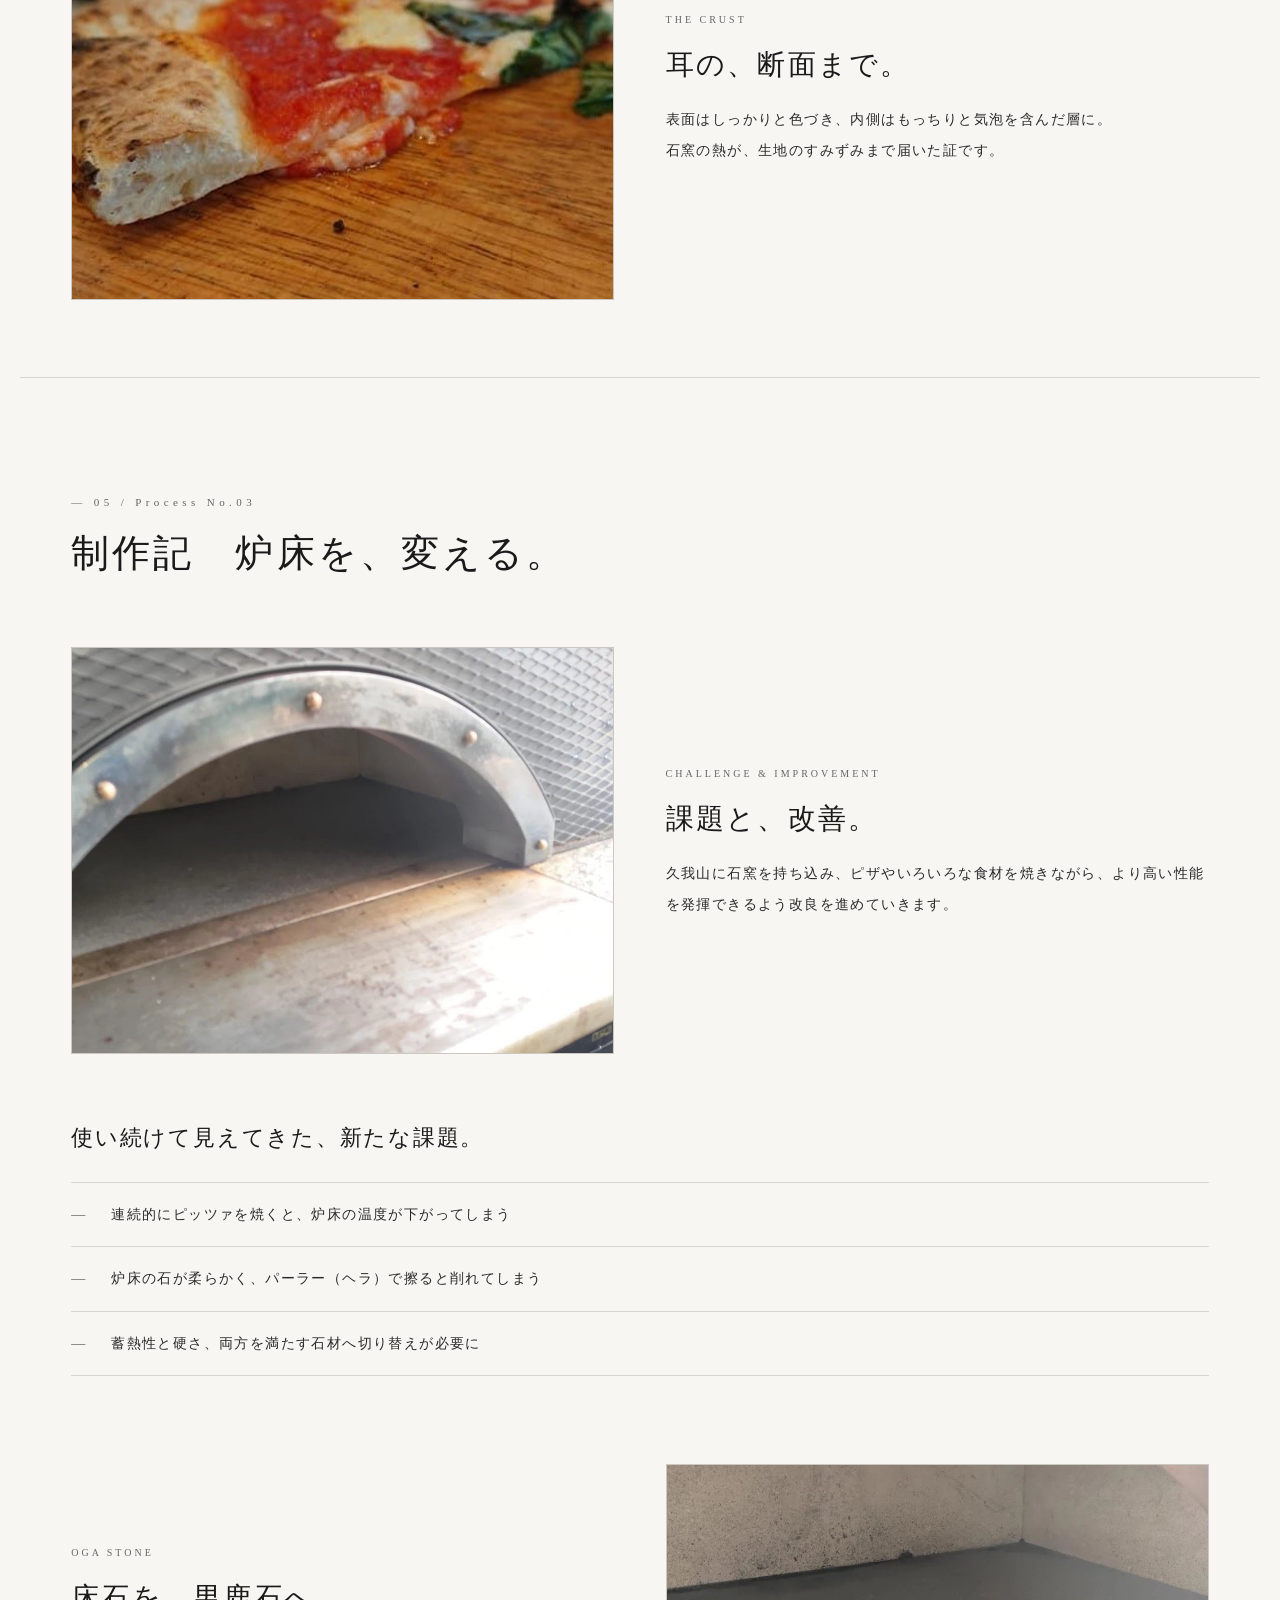
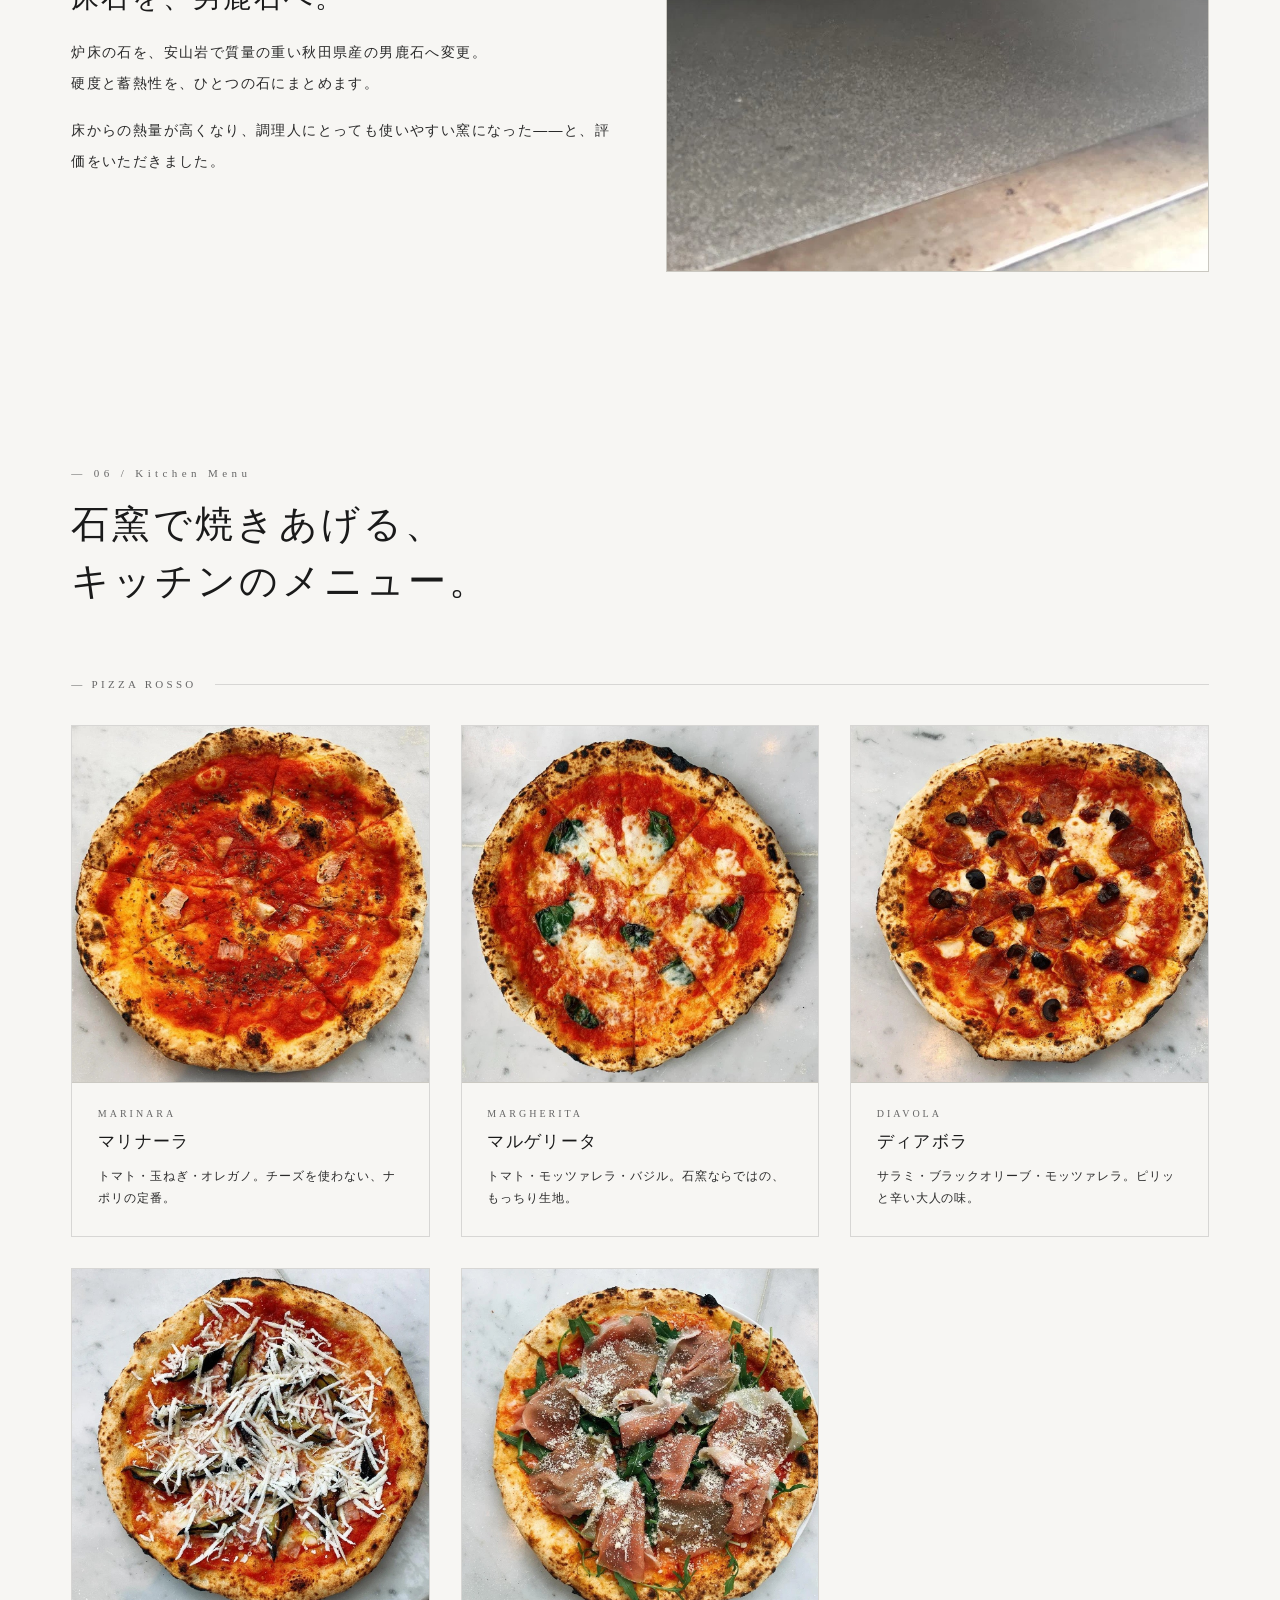
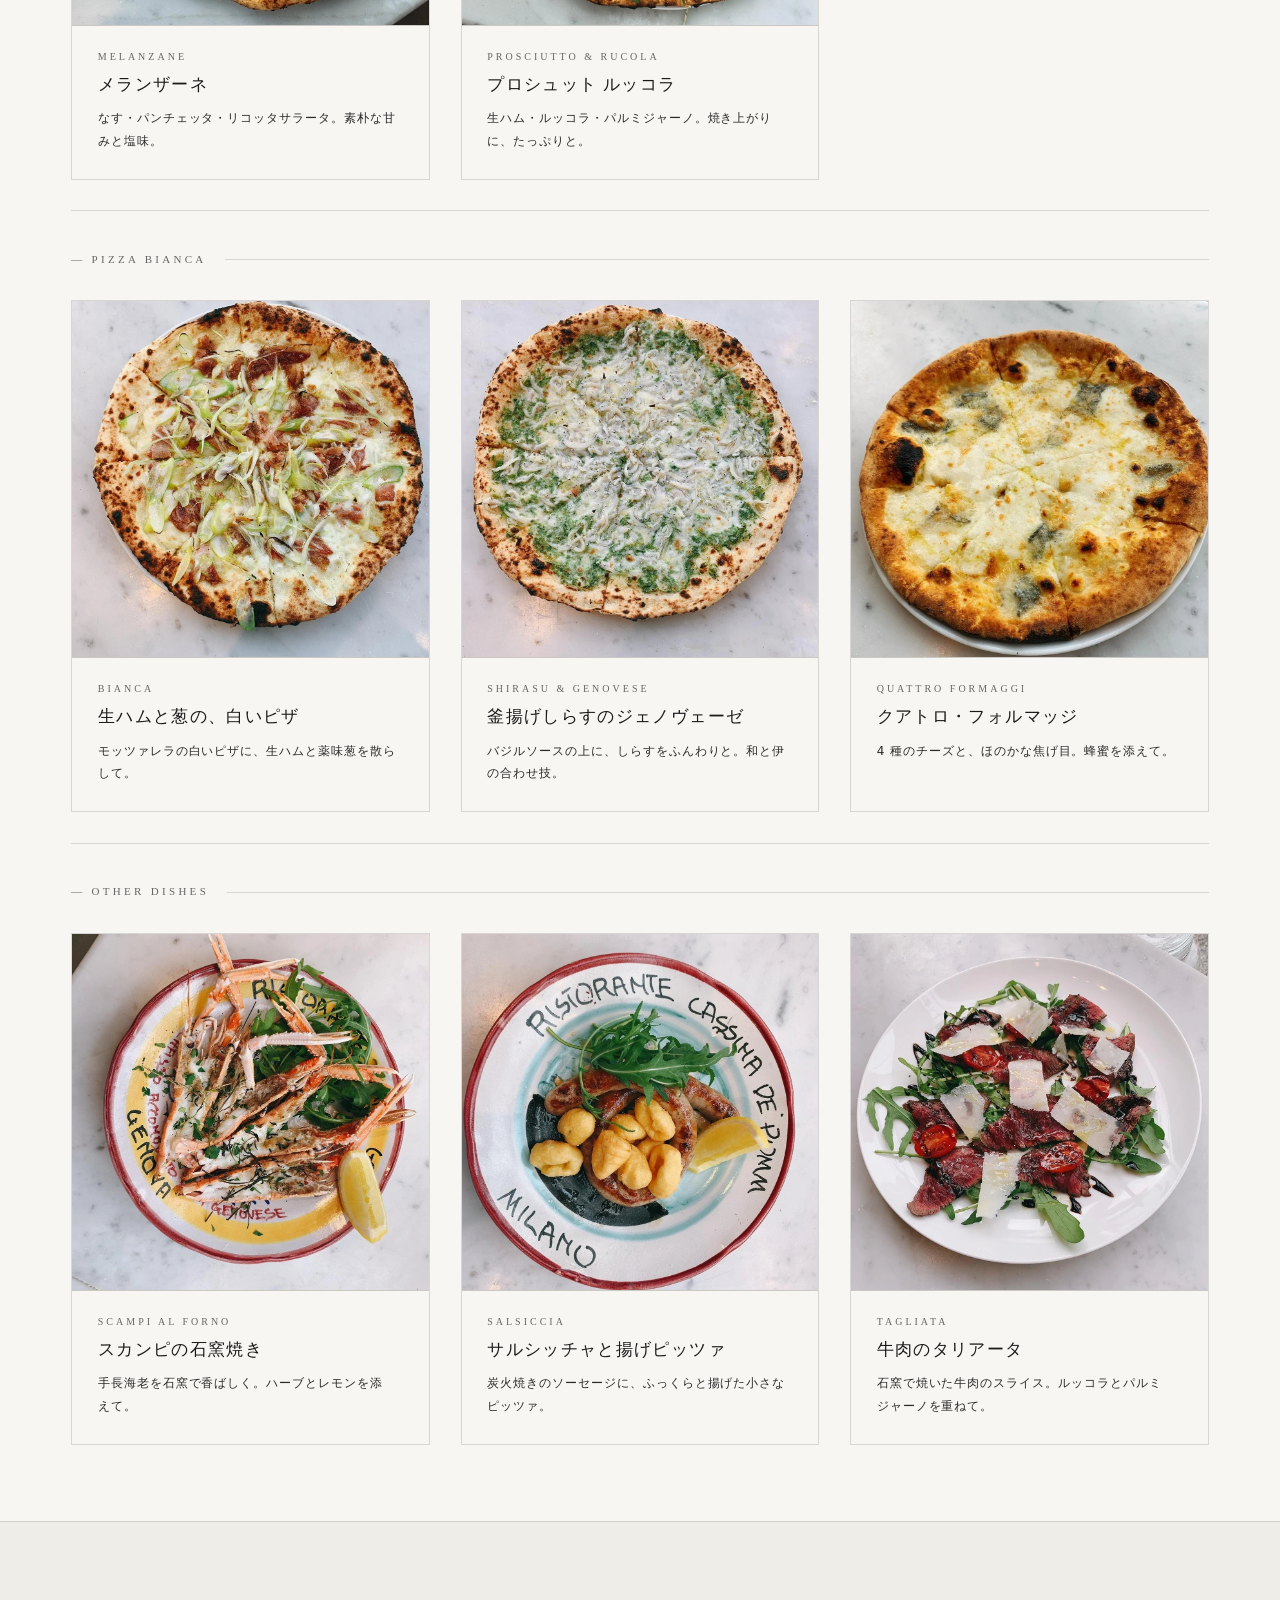
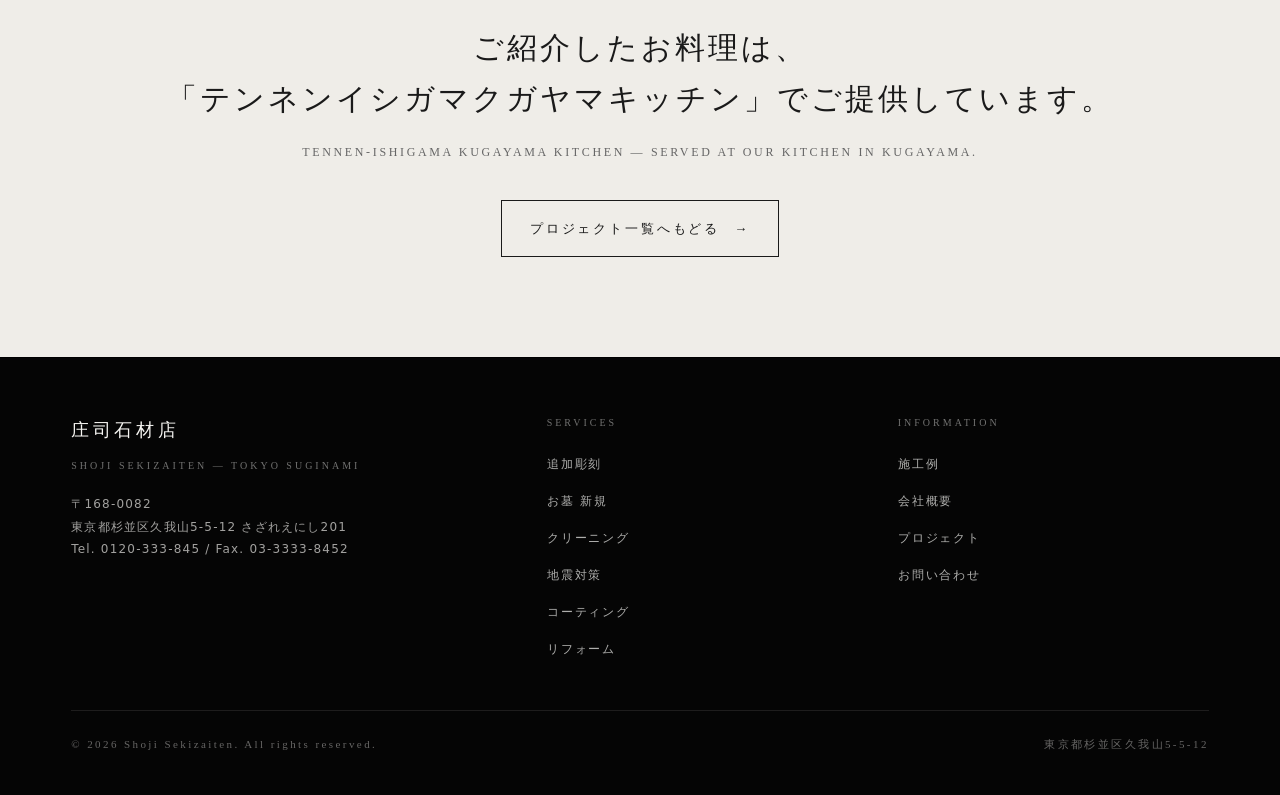
<file: pizza.html>
<!DOCTYPE html>
<html lang="ja">
<head>
<meta charset="UTF-8" />
<meta name="viewport" content="width=device-width, initial-scale=1.0" />
<title>ピザ窯プロジェクト — 庄司石材店</title>
<meta name="description" content="天然石を組み上げてつくる、ピザ窯プロジェクト。設計・調達・組付け・炉床改良まで、石材店から始まる小さな実験の記録です。" />
<meta property="og:title" content="ピザ窯プロジェクト — 庄司石材店" />
<meta property="og:description" content="天然石を組み上げてつくる、ピザ窯プロジェクト。設計・調達・組付け・炉床改良まで、石材店から始まる小さな実験の記録です。" />
<meta property="og:type" content="article" />
<meta property="og:image" content="images/pizza-oven.jpg" />
<meta name="theme-color" content="#1a1a1a" />
<link rel="icon" href="data:image/svg+xml,%3Csvg xmlns='http://www.w3.org/2000/svg' viewBox='0 0 32 32'%3E%3Crect width='32' height='32' fill='%231a1a1a'/%3E%3Ctext x='16' y='22' font-family='Georgia,serif' font-size='18' fill='%23f7f6f3' text-anchor='middle'%3E庄%3C/text%3E%3C/svg%3E" />
<link rel="stylesheet" href="assets/styles.css" />
</head>
<body>

<a class="skip" href="#main">本文へスキップ</a>

<!-- ============== NAV ============== -->
<header class="nav" id="nav" data-screen-label="Navigation">
  <div class="container nav__inner">
    <a href="index.html" class="brand" aria-label="庄司石材店 ホーム">
      <span class="brand__mark mincho">庄司石材店</span>
      <span class="brand__en">Shoji Sekizaiten</span>
    </a>

    <nav aria-label="主要ナビゲーション">
      <ul class="nav__menu">
        <li><a href="engraving.html">追加彫刻</a></li>
        <li><a href="boseki.html">お墓 新規</a></li>
        <li><a href="cleaning.html">クリーニング</a></li>
        <li><a href="jishin.html">地震対策</a></li>
        <li><a href="coating.html">コーティング</a></li>
        <li><a href="reform.html">リフォーム</a></li>
        <li><a href="index.html#projects">プロジェクト</a></li>
        <li><a href="company.html">会社概要</a></li>
      </ul>
    </nav>

    <a class="nav__tel" href="tel:0120-333-845">
      <small>tel.</small>
      0120&hairsp;-&hairsp;333&hairsp;-&hairsp;845
    </a>

    <button class="nav__burger" type="button" aria-label="メニューを開く" aria-expanded="false" aria-controls="nav">
      <span></span><span></span><span></span>
    </button>
  </div>
</header>

<main id="main">

  <!-- ============== PAGE HERO ============== -->
  <section class="page-hero" data-screen-label="Page Hero">
    <div class="container">
      <div class="page-hero__inner">
        <div>
          <div class="page-hero__breadcrumb">
            <a href="index.html">Top</a> &nbsp;/&nbsp;
            <a href="index.html#projects">Projects</a> &nbsp;/&nbsp; Pizza Oven
          </div>
          <h1 class="page-hero__title mincho"><span class="nb">ピザ窯</span></h1>
        </div>
        <p class="page-hero__lead">天然石窯の料理を、<br />味わってみてください。</p>
      </div>
    </div>
    <div class="page-hero__cover">
      <img src="images/pizza-oven.jpg" alt="赤い基台と石天板の石窯と、内部で焼かれるピザ" onerror="this.style.display='none'" />
    </div>
  </section>

  <!-- ============== 石窯がおいしい理由 ============== -->
  <section class="container story" id="why">
    <header class="story__head">
      <div class="story__num">— 01 / About</div>
      <h2 class="story__title mincho"><span class="nb">石窯が、</span><span class="nb">おいしい理由。</span></h2>
    </header>
    <div class="story__body">
      <p>外は焼き料理、中は蒸し料理。<br />ひとつの窯で、ふたつの調理が同時にすすみます。素材本来の味を、まっすぐ楽しむことができます。</p>
      <p>水分を逃がさないから、肉類は柔らかくジューシーに。野菜は、内に閉じ込めた甘みが引き出されます。</p>
    </div>
  </section>

  <!-- ============== 天然石の理由 ============== -->
  <section class="container story" id="natural">
    <header class="story__head">
      <div class="story__num">— 02 / Why Natural Stone</div>
      <h2 class="story__title mincho"><span class="nb">天然石の石窯が、</span>
          <br />
          <span class="nb">さらにおいしい理由。</span></h2>
    </header>
    <div class="reasons">
      <div class="reason">
        <div class="reason__num mincho">①</div>
        <h3 class="reason__title mincho">遠赤外線</h3>
        <p class="reason__body">
          天然石は遠赤外線を効率的に放出します。食材の表面にすばやく火を入れることで、内側の水分を逃がさず閉じ込めます。
        </p>
      </div>
      <div class="reason">
        <div class="reason__num mincho">②</div>
        <h3 class="reason__title mincho">蓄熱性</h3>
        <p class="reason__body">
          質量の大きな自然石は、しっかりと熱を溜めます。形状の工夫で窯内部は 400 ℃まで上がり、食材の内側までしっかり火を通します。
        </p>
      </div>
    </div>
  </section>

  <!-- ============== 制作記 01：設計＆調達 ============== -->
  <section class="container story" id="design">
    <header class="story__head">
      <div class="story__num">— 03 / Process No.01</div>
      <h2 class="story__title mincho"><span class="nb">制作記　設計＆調達。</span></h2>
    </header>

    <div class="story-grid">
      <div class="story__media">
        <div class="story__media-placeholder" aria-hidden="true"><span>images / pizza-design.jpg</span></div>
        <img src="images/pizza-design.jpg" alt="石窯の3次元設計モデル（断面）" loading="lazy" onerror="this.style.display='none'" />
      </div>
      <div class="story__text">
        <div class="story__caption">3D Design</div>
        <h3 class="story__heading mincho"><span class="nb">石の組み方を、</span><span class="nb">3 次元設計で評価。</span></h3>
        <p>狙った窯内部の形状を、3 次元設計で繰り返しシミュレーション。自然石ならではの、自由な組み方を活かして詰めていきます。</p>
        <p>さらに石の外側には断熱材を貼り付けて、熱を逃がさない高効率の石窯を狙っています。</p>
      </div>
    </div>

    <div class="story-grid story-grid--alt">
      <div class="story__media">
        <div class="story__media-placeholder" aria-hidden="true"><span>images / pizza-design2.jpg</span></div>
        <img src="images/pizza-design2.jpg" alt="石窯の3次元設計モデル（俯瞰・寸法）" loading="lazy" onerror="this.style.display='none'" />
      </div>
      <div class="story__text">
        <div class="story__caption">Dimension Study</div>
        <h3 class="story__heading mincho"><span class="nb">寸法と熱効率を、</span><span class="nb">両立する。</span></h3>
        <p>外形・内空・断熱の厚みまでを描き起こし、扱いやすさと熱効率を両立する寸法を探っていきます。</p>
      </div>
    </div>

    <div class="story-grid">
      <div class="story__media">
        <div class="story__media-placeholder" aria-hidden="true"><span>images / pizza-shirakawa.jpg</span></div>
        <img src="images/pizza-shirakawa.jpg" alt="福島県と茨城県の県境の石の丁場" loading="lazy" onerror="this.style.display='none'" />
      </div>
      <div class="story__text">
        <div class="story__caption">Shirakawa Stone</div>
        <h3 class="story__heading mincho"><span class="nb">福島県産の、</span><span class="nb">白河石。</span></h3>
        <p>耐熱性、熱に対する強度、そして赤外線の放出に有効な鉱物を含む白河石。</p>
        <p>福島県と茨城県の県境にある石の丁場まで足を運び、自分の目で選んで調達してきました。</p>
      </div>
    </div>

    <div class="story-grid story-grid--alt">
      <div class="story__media">
        <div class="story__media-placeholder" aria-hidden="true"><span>images / pizza-quarry.jpg</span></div>
        <img src="images/pizza-quarry.jpg" alt="石の丁場に並ぶ白河石の切り出し材" loading="lazy" onerror="this.style.display='none'" />
      </div>
      <div class="story__text">
        <div class="story__caption">Procurement</div>
        <h3 class="story__heading mincho"><span class="nb">石を選ぶ、</span><span class="nb">ところから。</span></h3>
        <p>丁場に並ぶ切り出し材の一つひとつを確かめながら、窯にふさわしい石を選別。山から、窯のかたちが始まっていきます。</p>
      </div>
    </div>
  </section>

  <!-- ============== 制作記 02：組付 トライ ============== -->
  <section class="container story" id="trial">
    <header class="story__head">
      <div class="story__num">— 04 / Process No.02</div>
      <h2 class="story__title mincho"><span class="nb">制作記　組付け、</span><span class="nb">トライ。</span></h2>
    </header>

    <div class="story-grid">
      <div class="story__media">
        <div class="story__media-placeholder" aria-hidden="true"><span>images / pizza-fire.jpg</span></div>
        <img src="images/pizza-fire.jpg" alt="炎で熱せられた石窯の内部" loading="lazy" onerror="this.style.display='none'" />
      </div>
      <div class="story__text">
        <div class="story__caption">Test Build</div>
        <h3 class="story__heading mincho"><span class="nb">自然石を、</span><span class="nb">テスト機に装着。</span></h3>
        <p>石窯メーカーさんに依頼し、白河石をテスト窯に取り付けました。まずは火を入れて、石が窯としてしっかり育つかを確かめます。</p>
        <p>もちろん、性能を確かめるためにピザも焼いてみます。</p>
      </div>
    </div>

    <div class="story-grid story-grid--alt">
      <div class="story__media">
        <div class="story__media-placeholder" aria-hidden="true"><span>images / pizza-bake.jpg</span></div>
        <img src="images/pizza-bake.jpg" alt="石窯にピザを入れる職人の手元" loading="lazy" onerror="this.style.display='none'" />
      </div>
      <div class="story__text">
        <div class="story__caption">First Bake</div>
        <h3 class="story__heading mincho"><span class="nb">テスト機で、</span><span class="nb">初のピザ焼き。</span></h3>
        <p>パーラー（ピザヘラ）で窯にすべりこませる、その瞬間。<br />ちゃんと焼けるか、ドキドキの時間です。</p>
      </div>
    </div>

    <div class="story-grid">
      <div class="story__media">
        <div class="story__media-placeholder" aria-hidden="true"><span>images / pizza-result.jpg</span></div>
        <img src="images/pizza-result.jpg" alt="焼き上がったマルゲリータピザ" loading="lazy" onerror="this.style.display='none'" />
      </div>
      <div class="story__text">
        <div class="story__caption">Result</div>
        <h3 class="story__heading mincho"><span class="nb">焼き上がり。</span></h3>
        <p>石を加工したときの水分が、内部に残っていたまま。<br />本来の性能の 80 ％程度しか発揮できない状態でのテストでした。</p>
        <p>それでも、ピザの焼き上がりは通常の窯と同レベル。<br />「20 ％の伸びしろを残した状態で、この仕上がり」というメーカーさんの評価をいただきました。</p>
      </div>
    </div>

    <aside class="callout">
      <span class="callout__label">Tip — How to Judge</span>
      ピザの焼き具合は、耳の部分で判断するそうです。<br />
      厚みのある耳が、もっちりと焼き上がっていれば、合格。
    </aside>

    <div class="story-grid" style="margin-top: clamp(48px, 6vw, 88px);">
      <div class="story__media">
        <div class="story__media-placeholder" aria-hidden="true"><span>images / pizza-mimi.jpg</span></div>
        <img src="images/pizza-mimi.jpg" alt="焼き上がったピザの耳（縁）の拡大" loading="lazy" onerror="this.style.display='none'" />
      </div>
      <div class="story__text">
        <div class="story__caption">The Crust</div>
        <h3 class="story__heading mincho"><span class="nb">耳の、</span><span class="nb">断面まで。</span></h3>
        <p>表面はしっかりと色づき、内側はもっちりと気泡を含んだ層に。<br />石窯の熱が、生地のすみずみまで届いた証です。</p>
      </div>
    </div>
  </section>

  <!-- ============== 制作記 03：炉床変更 ============== -->
  <section class="container story" id="floor">
    <header class="story__head">
      <div class="story__num">— 05 / Process No.03</div>
      <h2 class="story__title mincho"><span class="nb">制作記　炉床を、</span><span class="nb">変える。</span></h2>
    </header>

    <div class="story-grid">
      <div class="story__media">
        <div class="story__media-placeholder" aria-hidden="true"><span>images / pizza-arch.jpg</span></div>
        <img src="images/pizza-arch.jpg" alt="石窯の入り口アーチと炉床" loading="lazy" onerror="this.style.display='none'" />
      </div>
      <div class="story__text">
        <div class="story__caption">Challenge &amp; Improvement</div>
        <h3 class="story__heading mincho"><span class="nb">課題と、</span><span class="nb">改善。</span></h3>
        <p>久我山に石窯を持ち込み、ピザやいろいろな食材を焼きながら、より高い性能を発揮できるよう改良を進めていきます。</p>
      </div>
    </div>

    <h3 class="subheading mincho">使い続けて見えてきた、新たな課題。</h3>
    <ul class="issues">
      <li>連続的にピッツァを焼くと、炉床の温度が下がってしまう</li>
      <li>炉床の石が柔らかく、パーラー（ヘラ）で擦ると削れてしまう</li>
      <li>蓄熱性と硬さ、両方を満たす石材へ切り替えが必要に</li>
    </ul>

    <div class="story-grid story-grid--alt" style="margin-top: clamp(56px, 7vw, 88px);">
      <div class="story__media">
        <div class="story__media-placeholder" aria-hidden="true"><span>images / pizza-oga.jpg</span></div>
        <img src="images/pizza-oga.jpg" alt="新しい炉床（秋田県産・男鹿石）の表面" loading="lazy" onerror="this.style.display='none'" />
      </div>
      <div class="story__text">
        <div class="story__caption">Oga Stone</div>
        <h3 class="story__heading mincho"><span class="nb">床石を、</span><span class="nb">男鹿石へ。</span></h3>
        <p>炉床の石を、安山岩で質量の重い秋田県産の男鹿石へ変更。<br />硬度と蓄熱性を、ひとつの石にまとめます。</p>
        <p>床からの熱量が高くなり、調理人にとっても使いやすい窯になった――と、評価をいただきました。</p>
      </div>
    </div>
  </section>

  <!-- ============== Kitchen Menu ============== -->
  <section class="menu-section" id="menu" data-screen-label="Menu">
    <div class="container story">
      <header class="story__head">
        <div class="story__num">— 06 / Kitchen Menu</div>
        <h2 class="story__title mincho"><span class="nb">石窯で焼きあげる、</span>
          <br />
          <span class="nb">キッチンのメニュー。</span></h2>
      </header>

      <div class="menu">
        <div class="menu__divider">
          <span class="menu__divider-label">— Pizza Rosso</span>
          <span class="menu__divider-line"></span>
        </div>

        <article class="menu__item">
          <div class="menu__media"><img src="images/menu-marinara.jpg" alt="マリナーラ" loading="lazy" /></div>
          <div class="menu__body">
            <div class="menu__cat">Marinara</div>
            <h3 class="menu__name mincho">マリナーラ</h3>
            <p class="menu__desc">トマト・玉ねぎ・オレガノ。チーズを使わない、ナポリの定番。</p>
          </div>
        </article>

        <article class="menu__item">
          <div class="menu__media"><img src="images/menu-margherita.jpg" alt="マルゲリータ" loading="lazy" /></div>
          <div class="menu__body">
            <div class="menu__cat">Margherita</div>
            <h3 class="menu__name mincho">マルゲリータ</h3>
            <p class="menu__desc">トマト・モッツァレラ・バジル。石窯ならではの、もっちり生地。</p>
          </div>
        </article>

        <article class="menu__item">
          <div class="menu__media"><img src="images/menu-diavola.jpg" alt="ディアボラ" loading="lazy" /></div>
          <div class="menu__body">
            <div class="menu__cat">Diavola</div>
            <h3 class="menu__name mincho">ディアボラ</h3>
            <p class="menu__desc">サラミ・ブラックオリーブ・モッツァレラ。ピリッと辛い大人の味。</p>
          </div>
        </article>

        <article class="menu__item">
          <div class="menu__media"><img src="images/menu-melanzane.jpg" alt="メランザーネ" loading="lazy" /></div>
          <div class="menu__body">
            <div class="menu__cat">Melanzane</div>
            <h3 class="menu__name mincho">メランザーネ</h3>
            <p class="menu__desc">なす・パンチェッタ・リコッタサラータ。素朴な甘みと塩味。</p>
          </div>
        </article>

        <article class="menu__item">
          <div class="menu__media"><img src="images/menu-prosciutto.jpg" alt="プロシュット ルッコラ" loading="lazy" /></div>
          <div class="menu__body">
            <div class="menu__cat">Prosciutto &amp; Rucola</div>
            <h3 class="menu__name mincho">プロシュット ルッコラ</h3>
            <p class="menu__desc">生ハム・ルッコラ・パルミジャーノ。焼き上がりに、たっぷりと。</p>
          </div>
        </article>

        <div class="menu__divider">
          <span class="menu__divider-label">— Pizza Bianca</span>
          <span class="menu__divider-line"></span>
        </div>

        <article class="menu__item">
          <div class="menu__media"><img src="images/menu-bianca.jpg" alt="ビアンカ（生ハムと葱）" loading="lazy" /></div>
          <div class="menu__body">
            <div class="menu__cat">Bianca</div>
            <h3 class="menu__name mincho">生ハムと葱の、白いピザ</h3>
            <p class="menu__desc">モッツァレラの白いピザに、生ハムと薬味葱を散らして。</p>
          </div>
        </article>

        <article class="menu__item">
          <div class="menu__media"><img src="images/menu-shirasu.jpg" alt="釜揚げしらすのジェノヴェーゼ" loading="lazy" /></div>
          <div class="menu__body">
            <div class="menu__cat">Shirasu &amp; Genovese</div>
            <h3 class="menu__name mincho">釜揚げしらすのジェノヴェーゼ</h3>
            <p class="menu__desc">バジルソースの上に、しらすをふんわりと。和と伊の合わせ技。</p>
          </div>
        </article>

        <article class="menu__item">
          <div class="menu__media"><img src="images/menu-quattro.jpg" alt="クアトロ・フォルマッジ" loading="lazy" /></div>
          <div class="menu__body">
            <div class="menu__cat">Quattro Formaggi</div>
            <h3 class="menu__name mincho">クアトロ・フォルマッジ</h3>
            <p class="menu__desc">4 種のチーズと、ほのかな焦げ目。蜂蜜を添えて。</p>
          </div>
        </article>

        <div class="menu__divider">
          <span class="menu__divider-label">— Other Dishes</span>
          <span class="menu__divider-line"></span>
        </div>

        <article class="menu__item">
          <div class="menu__media"><img src="images/menu-scampi.jpg" alt="スカンピの石窯焼き" loading="lazy" /></div>
          <div class="menu__body">
            <div class="menu__cat">Scampi al Forno</div>
            <h3 class="menu__name mincho">スカンピの石窯焼き</h3>
            <p class="menu__desc">手長海老を石窯で香ばしく。ハーブとレモンを添えて。</p>
          </div>
        </article>

        <article class="menu__item">
          <div class="menu__media"><img src="images/menu-salsiccia.jpg" alt="サルシッチャと揚げピッツァ" loading="lazy" /></div>
          <div class="menu__body">
            <div class="menu__cat">Salsiccia</div>
            <h3 class="menu__name mincho">サルシッチャと揚げピッツァ</h3>
            <p class="menu__desc">炭火焼きのソーセージに、ふっくらと揚げた小さなピッツァ。</p>
          </div>
        </article>

        <article class="menu__item">
          <div class="menu__media"><img src="images/menu-tagliata.jpg" alt="牛肉のタリアータ" loading="lazy" /></div>
          <div class="menu__body">
            <div class="menu__cat">Tagliata</div>
            <h3 class="menu__name mincho">牛肉のタリアータ</h3>
            <p class="menu__desc">石窯で焼いた牛肉のスライス。ルッコラとパルミジャーノを重ねて。</p>
          </div>
        </article>
      </div>
    </div>
  </section>

  <!-- ============== Closing ============== -->
  <section class="page-foot">
    <div class="container">
      <p class="page-foot__lead mincho"><span class="nb">ご紹介したお料理は、</span>
          <br />
          <span class="nb">「テンネンイシガマ</span><span class="nb">クガヤマキッチン」</span>でご提供しています。</p>
      <p class="page-foot__sub">Tennen-Ishigama Kugayama Kitchen — Served at Our Kitchen in Kugayama.</p>
      <a class="btn btn--dark" href="index.html#projects">プロジェクト一覧へもどる <span class="arrow">→</span></a>
    </div>
  </section>

</main>

<!-- ============== FOOTER ============== -->
<footer class="footer" data-screen-label="Footer">
  <div class="container">
    <div class="footer__grid">
      <div>
        <p class="footer__brand">庄司石材店</p>
        <p class="footer__sub">Shoji Sekizaiten — Tokyo Suginami</p>
        <address class="footer__address">
          〒168-0082<br />
          東京都杉並区久我山5-5-12 さざれえにし201<br />
          <span class="nb">Tel. 0120-333-845</span> / <span class="nb">Fax. 03-3333-8452</span>
        </address>
      </div>

      <div>
        <p class="footer__heading">Services</p>
        <ul class="footer__list">
          <li><a href="engraving.html">追加彫刻</a></li>
          <li><a href="boseki.html">お墓 新規</a></li>
          <li><a href="cleaning.html">クリーニング</a></li>
          <li><a href="jishin.html">地震対策</a></li>
          <li><a href="coating.html">コーティング</a></li>
          <li><a href="reform.html">リフォーム</a></li>
        </ul>
      </div>

      <div>
        <p class="footer__heading">Information</p>
        <ul class="footer__list">
          <li><a href="works.html">施工例</a></li>
          <li><a href="company.html">会社概要</a></li>
          <li><a href="index.html#projects">プロジェクト</a></li>
          <li><a href="index.html#contact">お問い合わせ</a></li>
        </ul>
      </div>
    </div>

    <div class="footer__bottom">
      <span>© 2026 Shoji Sekizaiten. All rights reserved.</span>
      <span>東京都杉並区久我山5-5-12</span>
    </div>
  </div>
</footer>

<script>
  // Mobile nav toggle
  (function () {
    var nav = document.getElementById('nav');
    var btn = nav.querySelector('.nav__burger');
    btn.addEventListener('click', function () {
      var open = nav.classList.toggle('is-open');
      btn.setAttribute('aria-expanded', open ? 'true' : 'false');
    });
    nav.querySelectorAll('.nav__menu a').forEach(function (a) {
      a.addEventListener('click', function () {
        nav.classList.remove('is-open');
        btn.setAttribute('aria-expanded', 'false');
      });
    });
  })();
</script>

<!-- v1.4.0 -->
</body>
</html>
</file>
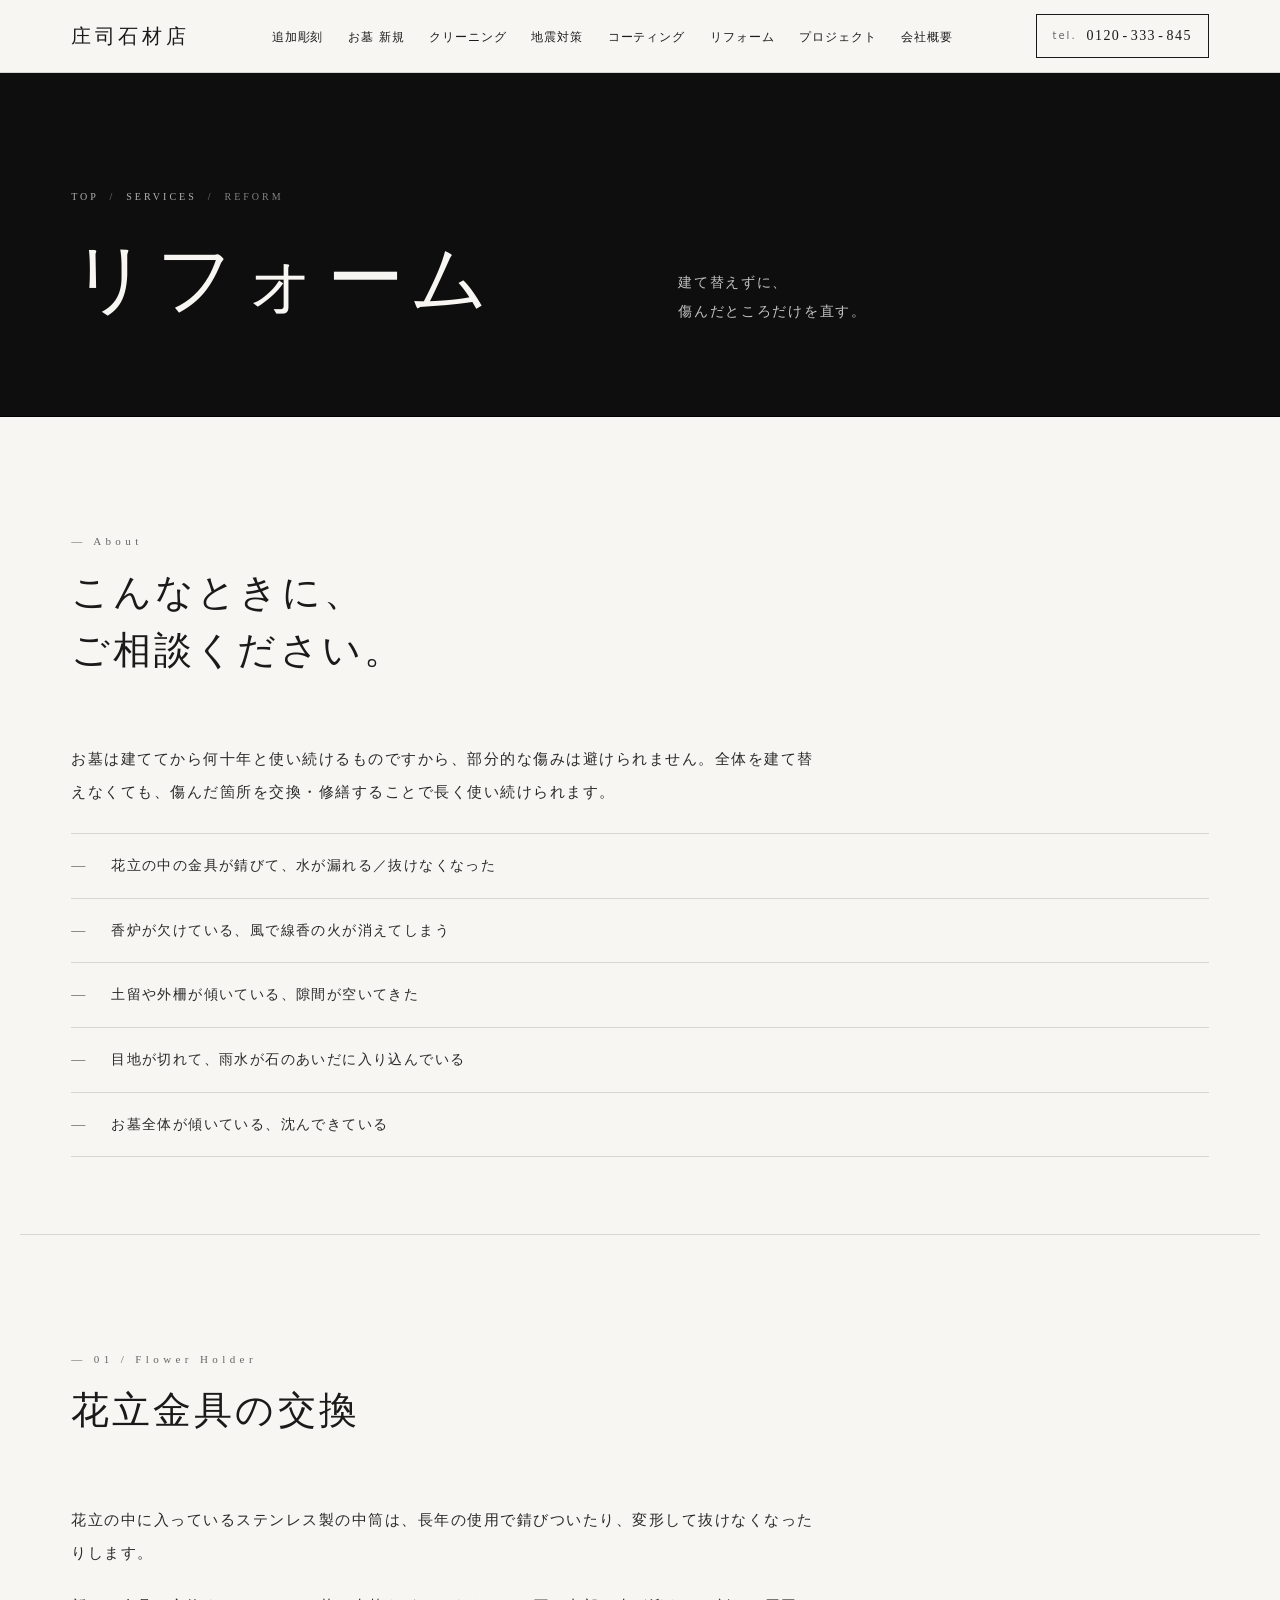
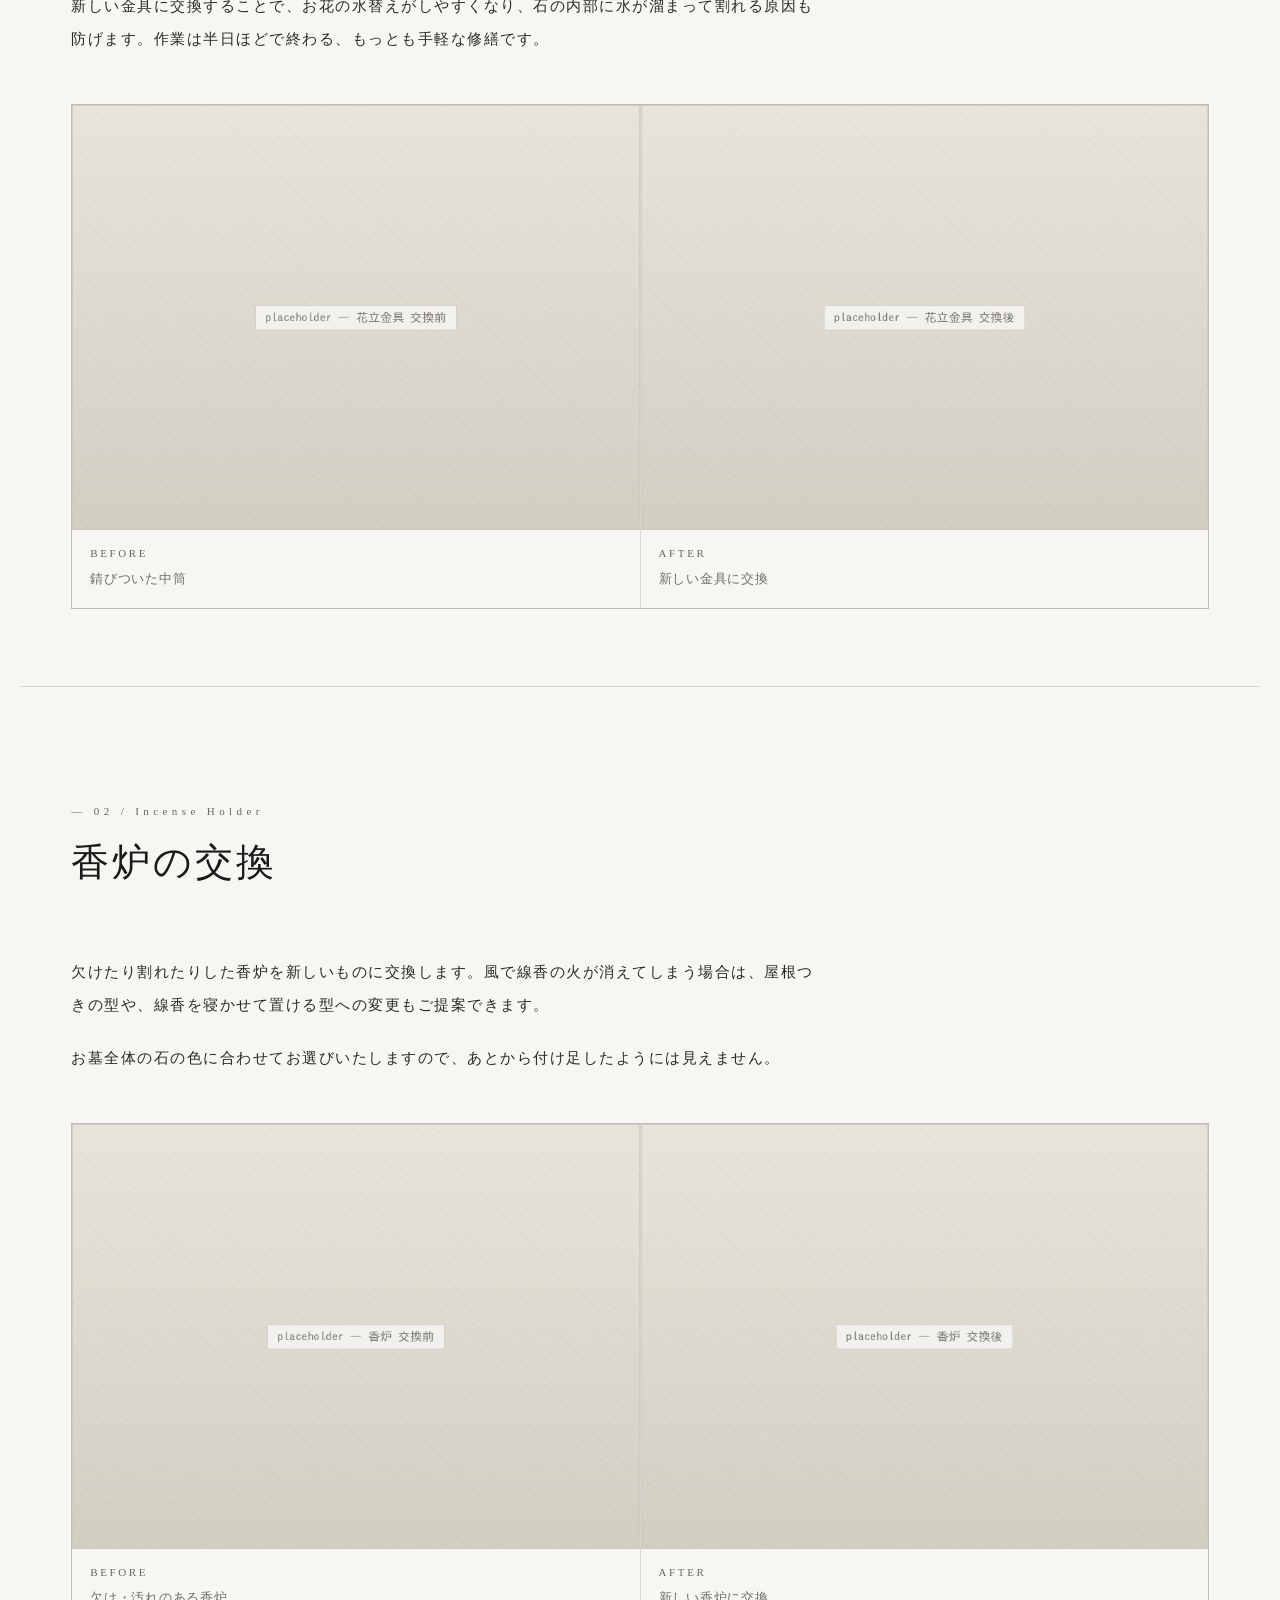
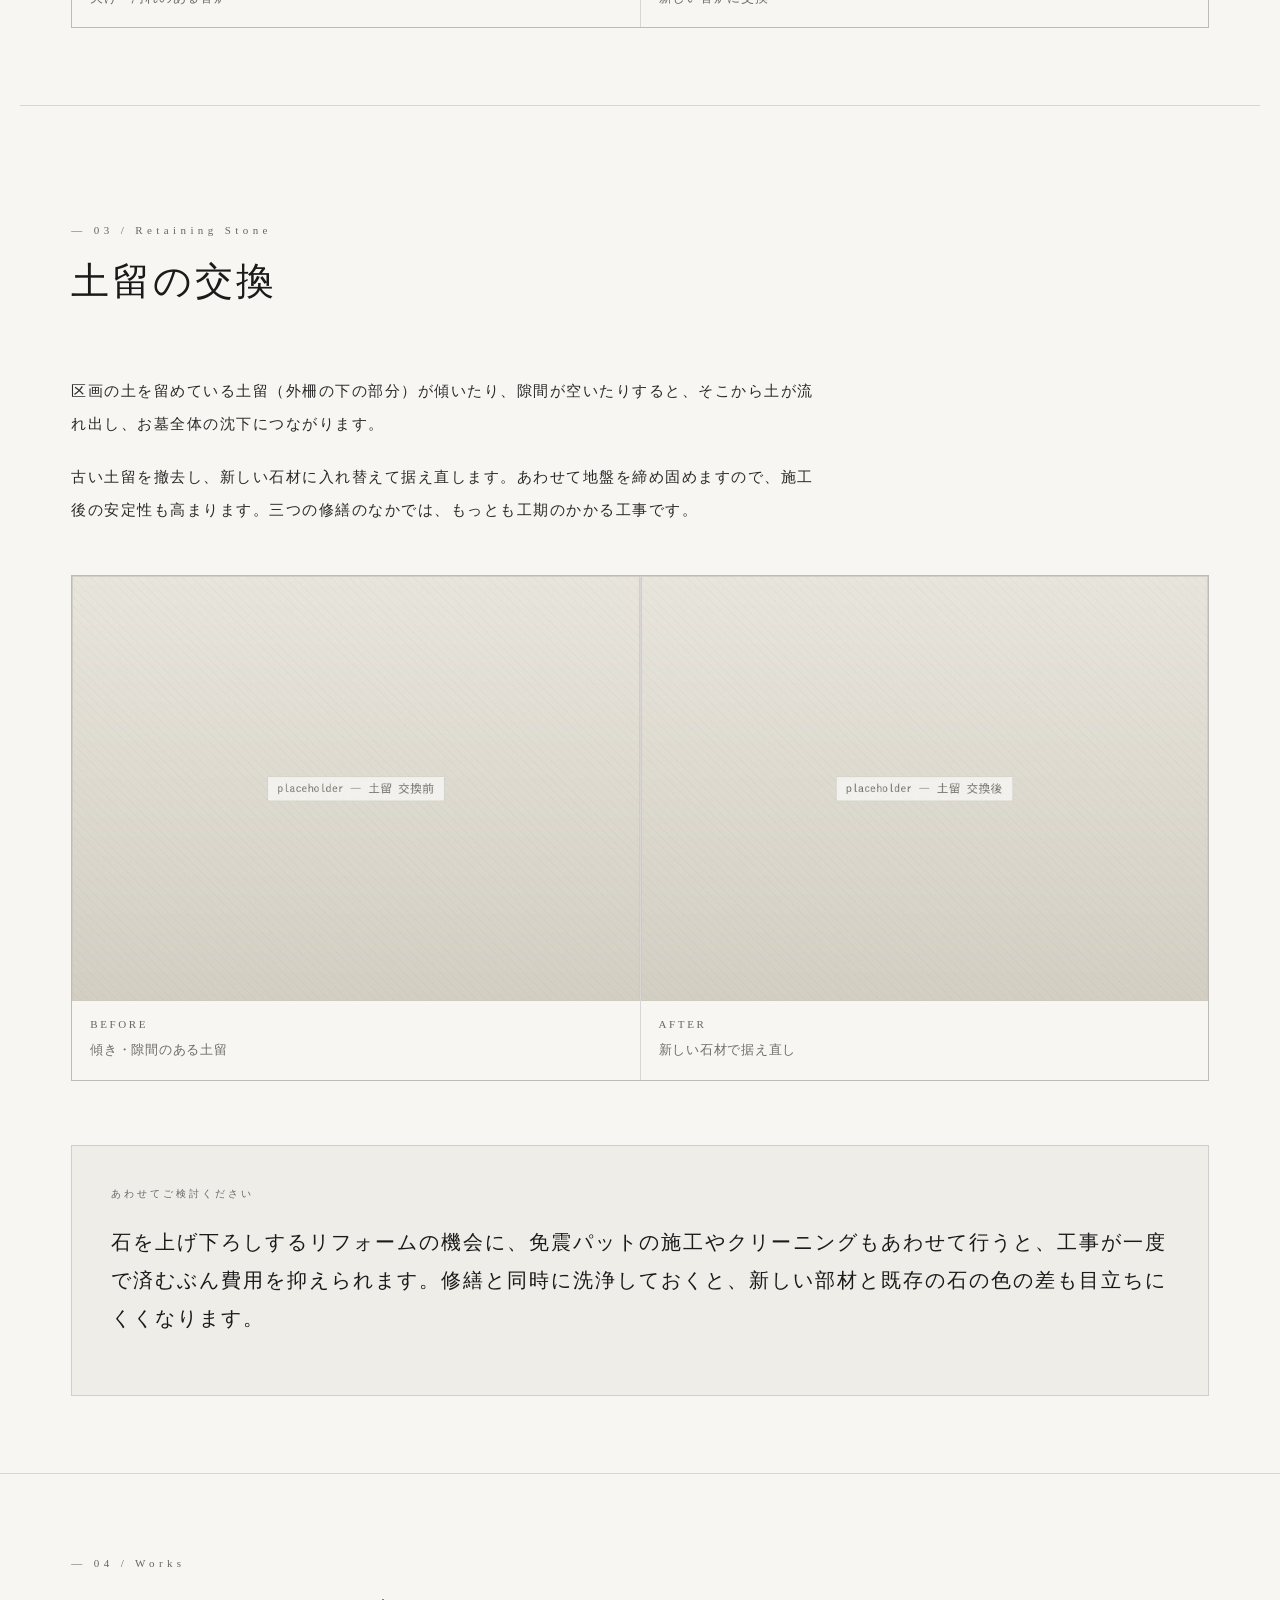
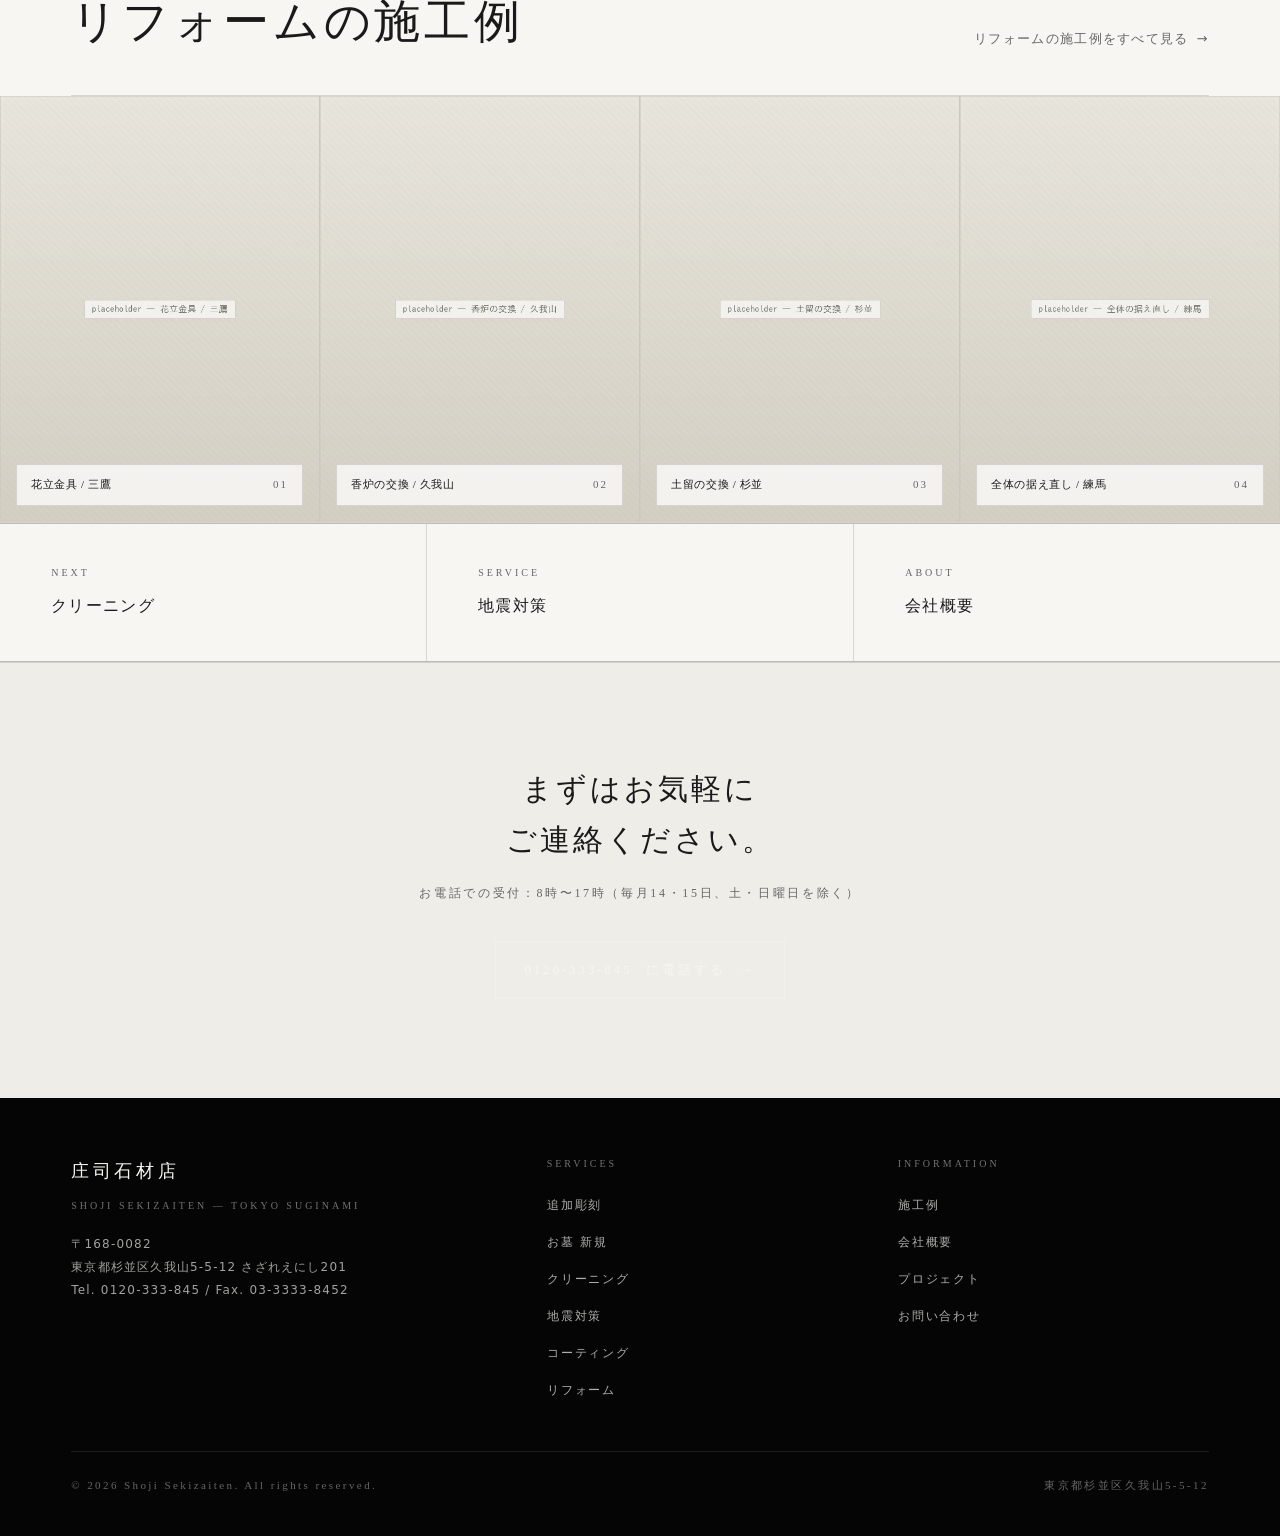
<file: reform.html>
<!DOCTYPE html>
<html lang="ja">
<head>
<meta charset="UTF-8" />
<meta name="viewport" content="width=device-width, initial-scale=1.0" />
<title>お墓のリフォーム — 庄司石材店</title>
<meta name="description" content="花立金具の交換、香炉の交換、土留の交換など。建て替えずに傷んだ部分だけを直し、お墓の美しさを取り戻します。施工例とあわせてご案内します。東京杉並区久我山の庄司石材店。" />
<meta property="og:title" content="お墓のリフォーム — 庄司石材店" />
<meta property="og:description" content="老朽化した墓石を修繕し、本来の美しさと品格を取り戻します。" />
<meta property="og:type" content="article" />
<meta name="theme-color" content="#1a1a1a" />
<link rel="icon" href="data:image/svg+xml,%3Csvg xmlns='http://www.w3.org/2000/svg' viewBox='0 0 32 32'%3E%3Crect width='32' height='32' fill='%231a1a1a'/%3E%3Ctext x='16' y='22' font-family='Georgia,serif' font-size='18' fill='%23f7f6f3' text-anchor='middle'%3E庄%3C/text%3E%3C/svg%3E" />
<link rel="stylesheet" href="assets/styles.css" />
</head>
<body>

<a class="skip" href="#main">本文へスキップ</a>

<!-- ============== NAV ============== -->
<header class="nav" id="nav" data-screen-label="Navigation">
  <div class="container nav__inner">
    <a href="index.html" class="brand" aria-label="庄司石材店 ホーム">
      <span class="brand__mark mincho">庄司石材店</span>
      <span class="brand__en">Shoji Sekizaiten</span>
    </a>

    <nav aria-label="主要ナビゲーション">
      <ul class="nav__menu">
        <li><a href="engraving.html">追加彫刻</a></li>
        <li><a href="boseki.html">お墓 新規</a></li>
        <li><a href="cleaning.html">クリーニング</a></li>
        <li><a href="jishin.html">地震対策</a></li>
        <li><a href="coating.html">コーティング</a></li>
        <li><a href="reform.html" aria-current="page">リフォーム</a></li>
        <li><a href="index.html#projects">プロジェクト</a></li>
        <li><a href="company.html">会社概要</a></li>
      </ul>
    </nav>

    <a class="nav__tel" href="tel:0120-333-845">
      <small>tel.</small>
      0120&hairsp;-&hairsp;333&hairsp;-&hairsp;845
    </a>

    <button class="nav__burger" type="button" aria-label="メニューを開く" aria-expanded="false" aria-controls="nav">
      <span></span><span></span><span></span>
    </button>
  </div>
</header>

<main id="main">

  <!-- ============== PAGE HERO ============== -->
  <section class="page-hero" data-screen-label="Page Hero">
    <div class="container">
      <div class="page-hero__inner">
        <div>
          <div class="page-hero__breadcrumb">
            <a href="index.html">Top</a> &nbsp;/&nbsp;
            <a href="index.html#services">Services</a> &nbsp;/&nbsp; Reform
          </div>
          <h1 class="page-hero__title mincho"><span class="nb">リフォーム</span></h1>
        </div>
        <p class="page-hero__lead">建て替えずに、<br />傷んだところだけを直す。</p>
      </div>
    </div>
  </section>

  <!-- ============== INTRO ============== -->
  <section class="container story">
    <header class="story__head">
      <div class="story__num">— About</div>
      <h2 class="story__title mincho"><span class="nb">こんなときに、</span>
          <br />
          <span class="nb">ご相談ください。</span></h2>
    </header>
    <div class="story__body">
      <p>お墓は建ててから何十年と使い続けるものですから、部分的な傷みは避けられません。全体を建て替えなくても、傷んだ箇所を交換・修繕することで長く使い続けられます。</p>
    </div>

    <ul class="issues">
      <li>花立の中の金具が錆びて、水が漏れる／抜けなくなった</li>
      <li>香炉が欠けている、風で線香の火が消えてしまう</li>
      <li>土留や外柵が傾いている、隙間が空いてきた</li>
      <li>目地が切れて、雨水が石のあいだに入り込んでいる</li>
      <li>お墓全体が傾いている、沈んできている</li>
    </ul>
  </section>

  <!-- ============== 花立金具の交換 ============== -->
  <section class="container story" id="hanatate">
    <header class="story__head">
      <div class="story__num">— 01 / Flower Holder</div>
      <h2 class="story__title mincho"><span class="nb">花立金具の交換</span></h2>
    </header>

    <div class="story__body">
      <p>花立の中に入っているステンレス製の中筒は、長年の使用で錆びついたり、変形して抜けなくなったりします。</p>
      <p>新しい金具に交換することで、お花の水替えがしやすくなり、石の内部に水が溜まって割れる原因も防げます。作業は半日ほどで終わる、もっとも手軽な修繕です。</p>
    </div>

    <div class="ba reveal">
      <figure>
        <div class="ba__media">
          <div aria-hidden="true"></div>
          <img src="images/reform-hanatate-before.jpg" alt="交換前。錆びついて抜けなくなった花立の中筒" loading="lazy" onerror="this.style.display='none'" />
        </div>
        <figcaption>Before<span>錆びついた中筒</span></figcaption>
      </figure>
      <figure>
        <div class="ba__media">
          <div aria-hidden="true"></div>
          <img src="images/reform-hanatate-after.jpg" alt="交換後。新しいステンレス製の花立金具" loading="lazy" onerror="this.style.display='none'" />
        </div>
        <figcaption>After<span>新しい金具に交換</span></figcaption>
      </figure>
    </div>
  </section>

  <!-- ============== 香炉の交換 ============== -->
  <section class="container story" id="kouro">
    <header class="story__head">
      <div class="story__num">— 02 / Incense Holder</div>
      <h2 class="story__title mincho"><span class="nb">香炉の交換</span></h2>
    </header>

    <div class="story__body">
      <p>欠けたり割れたりした香炉を新しいものに交換します。風で線香の火が消えてしまう場合は、屋根つきの型や、線香を寝かせて置ける型への変更もご提案できます。</p>
      <p>お墓全体の石の色に合わせてお選びいたしますので、あとから付け足したようには見えません。</p>
    </div>

    <div class="ba reveal">
      <figure>
        <div class="ba__media">
          <div aria-hidden="true"></div>
          <img src="images/reform-kouro-before.jpg" alt="交換前。角が欠けて汚れの目立つ香炉" loading="lazy" onerror="this.style.display='none'" />
        </div>
        <figcaption>Before<span>欠け・汚れのある香炉</span></figcaption>
      </figure>
      <figure>
        <div class="ba__media">
          <div aria-hidden="true"></div>
          <img src="images/reform-kouro-after.jpg" alt="交換後。新しい屋根つきの香炉" loading="lazy" onerror="this.style.display='none'" />
        </div>
        <figcaption>After<span>新しい香炉に交換</span></figcaption>
      </figure>
    </div>
  </section>

  <!-- ============== 土留の交換 ============== -->
  <section class="container story" id="dodome">
    <header class="story__head">
      <div class="story__num">— 03 / Retaining Stone</div>
      <h2 class="story__title mincho"><span class="nb">土留の交換</span></h2>
    </header>

    <div class="story__body">
      <p>区画の土を留めている土留（外柵の下の部分）が傾いたり、隙間が空いたりすると、そこから土が流れ出し、お墓全体の沈下につながります。</p>
      <p>古い土留を撤去し、新しい石材に入れ替えて据え直します。あわせて地盤を締め固めますので、施工後の安定性も高まります。三つの修繕のなかでは、もっとも工期のかかる工事です。</p>
    </div>

    <div class="ba reveal">
      <figure>
        <div class="ba__media">
          <div aria-hidden="true"></div>
          <img src="images/reform-dodome-before.jpg" alt="交換前。傾いて隙間の空いた土留" loading="lazy" onerror="this.style.display='none'" />
        </div>
        <figcaption>Before<span>傾き・隙間のある土留</span></figcaption>
      </figure>
      <figure>
        <div class="ba__media">
          <div aria-hidden="true"></div>
          <img src="images/reform-dodome-after.jpg" alt="交換後。新しい石材で据え直した土留" loading="lazy" onerror="this.style.display='none'" />
        </div>
        <figcaption>After<span>新しい石材で据え直し</span></figcaption>
      </figure>
    </div>

    <div class="callout reveal">
      <span class="callout__label">あわせてご検討ください</span>
      <p>石を上げ下ろしするリフォームの機会に、<a href="jishin.html">免震パット</a>の施工や<a href="cleaning.html">クリーニング</a>もあわせて行うと、工事が一度で済むぶん費用を抑えられます。修繕と同時に洗浄しておくと、新しい部材と既存の石の色の差も目立ちにくくなります。</p>
    </div>
  </section>

  <!-- ============== WORKS ============== -->
  <section class="works" id="works" data-screen-label="Works">
    <div class="container">
      <header class="works__head">
        <div>
          <div class="section__num">— 04 / Works</div>
          <h2 class="section__title"><span class="nb">リフォームの施工例</span></h2>
        </div>
      <a class="works__all" href="works.html#reform">リフォームの施工例をすべて見る <span class="arrow">→</span></a>
        </header>
    </div>

    <div class="works__grid">
      <!-- ここは kanri/works.php が書き出します。手で編集しても、次の登録で消えます -->
      <!-- WORKS:START reform -->
      <div class="work" data-note="花立金具 / 三鷹">
        <div class="work__placeholder" aria-hidden="true"></div>
        <img class="work__img" src="images/works/reform-01.jpg" alt="花立金具を交換した施工例" loading="lazy" onerror="this.style.display='none'" />
        <div class="work__caption"><span class="mincho">花立金具 / 三鷹</span><span class="num">01</span></div>
        <button class="wcard__open" type="button" aria-label="花立金具 / 三鷹の写真を大きく見る"></button>
        <script type="application/json" class="wcard__data">[{"src":"images/works/reform-01.jpg","cap":"","alt":"花立金具を交換した施工例"}]</script>
      </div>
      <div class="work" data-note="香炉の交換 / 久我山">
        <div class="work__placeholder" aria-hidden="true"></div>
        <img class="work__img" src="images/works/reform-02.jpg" alt="香炉を交換した施工例" loading="lazy" onerror="this.style.display='none'" />
        <div class="work__caption"><span class="mincho">香炉の交換 / 久我山</span><span class="num">02</span></div>
        <button class="wcard__open" type="button" aria-label="香炉の交換 / 久我山の写真を大きく見る"></button>
        <script type="application/json" class="wcard__data">[{"src":"images/works/reform-02.jpg","cap":"","alt":"香炉を交換した施工例"}]</script>
      </div>
      <div class="work" data-note="土留の交換 / 杉並">
        <div class="work__placeholder" aria-hidden="true"></div>
        <img class="work__img" src="images/works/reform-03.jpg" alt="土留を交換して据え直した施工例" loading="lazy" onerror="this.style.display='none'" />
        <div class="work__caption"><span class="mincho">土留の交換 / 杉並</span><span class="num">03</span></div>
        <button class="wcard__open" type="button" aria-label="土留の交換 / 杉並の写真を大きく見る"></button>
        <script type="application/json" class="wcard__data">[{"src":"images/works/reform-03.jpg","cap":"","alt":"土留を交換して据え直した施工例"}]</script>
      </div>
      <div class="work" data-note="全体の据え直し / 練馬">
        <div class="work__placeholder" aria-hidden="true"></div>
        <img class="work__img" src="images/works/reform-04.jpg" alt="傾いたお墓を据え直した施工例" loading="lazy" onerror="this.style.display='none'" />
        <div class="work__caption"><span class="mincho">全体の据え直し / 練馬</span><span class="num">04</span></div>
        <button class="wcard__open" type="button" aria-label="全体の据え直し / 練馬の写真を大きく見る"></button>
        <script type="application/json" class="wcard__data">[{"src":"images/works/reform-04.jpg","cap":"","alt":"傾いたお墓を据え直した施工例"}]</script>
      </div>
    <!-- WORKS:END reform -->
    </div>
  </section>

  <!-- ============== NEXT ============== -->
  <nav class="next-links" aria-label="ほかのサービス">
    <a href="cleaning.html"><span class="k">Next</span><span class="v mincho">クリーニング</span></a>
    <a href="jishin.html"><span class="k">Service</span><span class="v mincho">地震対策</span></a>
    <a href="company.html"><span class="k">About</span><span class="v mincho">会社概要</span></a>
  </nav>

  <!-- ============== CTA ============== -->
  <section class="page-foot reveal">
    <div class="container">
      <p class="page-foot__lead mincho"><span class="nb">まずはお気軽に</span>
          <br />
          <span class="nb">ご連絡ください。</span></p>
      <p class="page-foot__sub">お電話での受付：8時〜17時（毎月14・15日、土・日曜日を除く）</p>
      <a class="btn" href="tel:0120-333-845">
        <span class="nb">0120-333-845</span> に電話する <span class="arrow">→</span>
      </a>
    </div>
  </section>

</main>

<!-- ============== FOOTER ============== -->
<footer class="footer" data-screen-label="Footer">
  <div class="container">
    <div class="footer__grid">
      <div>
        <p class="footer__brand">庄司石材店</p>
        <p class="footer__sub">Shoji Sekizaiten — Tokyo Suginami</p>
        <address class="footer__address">
          〒168-0082<br />
          東京都杉並区久我山5-5-12 さざれえにし201<br />
          <span class="nb">Tel. 0120-333-845</span> / <span class="nb">Fax. 03-3333-8452</span>
        </address>
      </div>

      <div>
        <p class="footer__heading">Services</p>
        <ul class="footer__list">
          <li><a href="engraving.html">追加彫刻</a></li>
          <li><a href="boseki.html">お墓 新規</a></li>
          <li><a href="cleaning.html">クリーニング</a></li>
          <li><a href="jishin.html">地震対策</a></li>
          <li><a href="coating.html">コーティング</a></li>
          <li><a href="reform.html">リフォーム</a></li>
        </ul>
      </div>

      <div>
        <p class="footer__heading">Information</p>
        <ul class="footer__list">
          <li><a href="works.html">施工例</a></li>
          <li><a href="company.html">会社概要</a></li>
          <li><a href="index.html#projects">プロジェクト</a></li>
          <li><a href="index.html#contact">お問い合わせ</a></li>
        </ul>
      </div>
    </div>

    <div class="footer__bottom">
      <span>© 2026 Shoji Sekizaiten. All rights reserved.</span>
      <span>東京都杉並区久我山5-5-12</span>
    </div>
  </div>
</footer>

<script>
  (function () {
    var nav = document.getElementById('nav');
    var btn = nav.querySelector('.nav__burger');
    btn.addEventListener('click', function () {
      var open = nav.classList.toggle('is-open');
      btn.setAttribute('aria-expanded', open ? 'true' : 'false');
    });
    nav.querySelectorAll('.nav__menu a').forEach(function (a) {
      a.addEventListener('click', function () {
        nav.classList.remove('is-open');
        btn.setAttribute('aria-expanded', 'false');
      });
    });
  })();

  (function () {
    if (!('IntersectionObserver' in window)) {
      document.querySelectorAll('.reveal').forEach(function (el) { el.classList.add('is-in'); });
      return;
    }
    var io = new IntersectionObserver(function (entries) {
      entries.forEach(function (e) {
        if (e.isIntersecting) {
          e.target.classList.add('is-in');
          io.unobserve(e.target);
        }
      });
    }, { rootMargin: '0px 0px -8% 0px', threshold: 0.05 });
    document.querySelectorAll('.reveal').forEach(function (el) { io.observe(el); });
  })();
</script>

<script src="assets/works.js" defer></script>

<!-- v1.8.0 -->
</body>
</html>
</file>
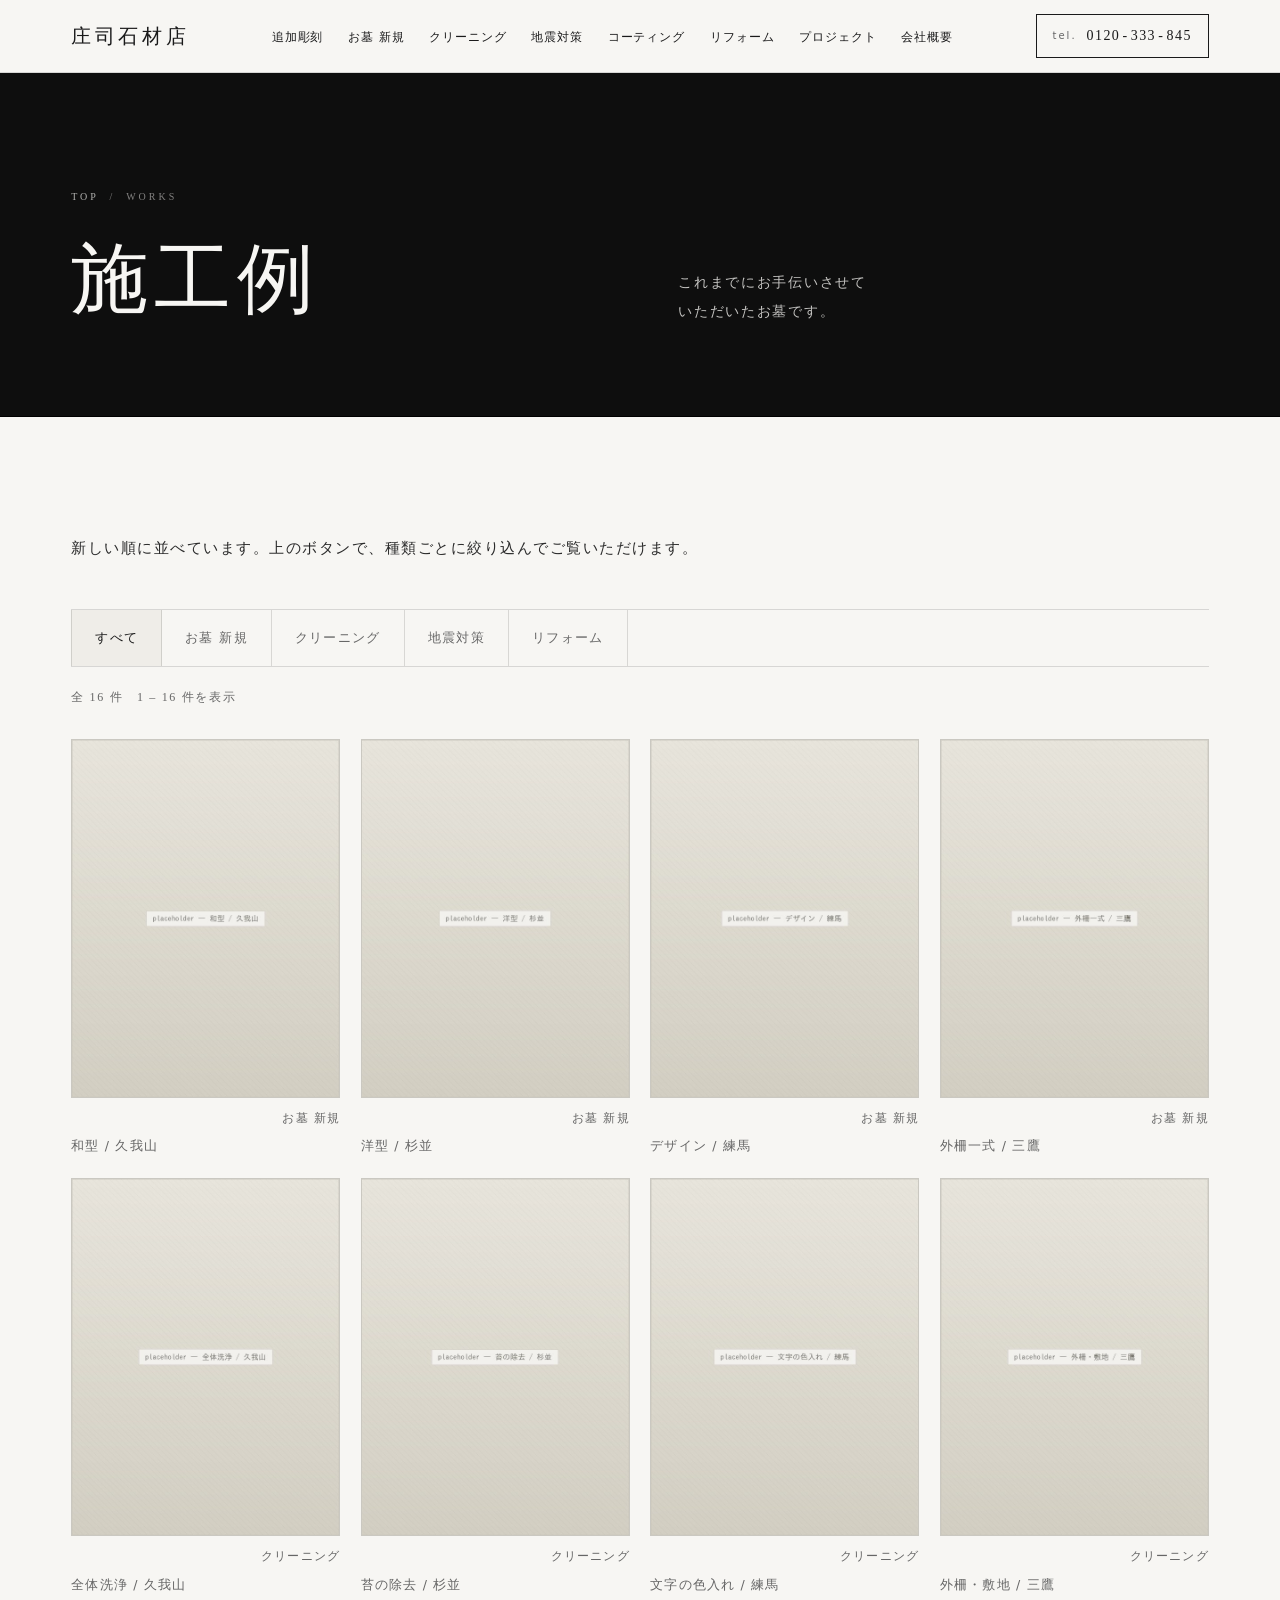
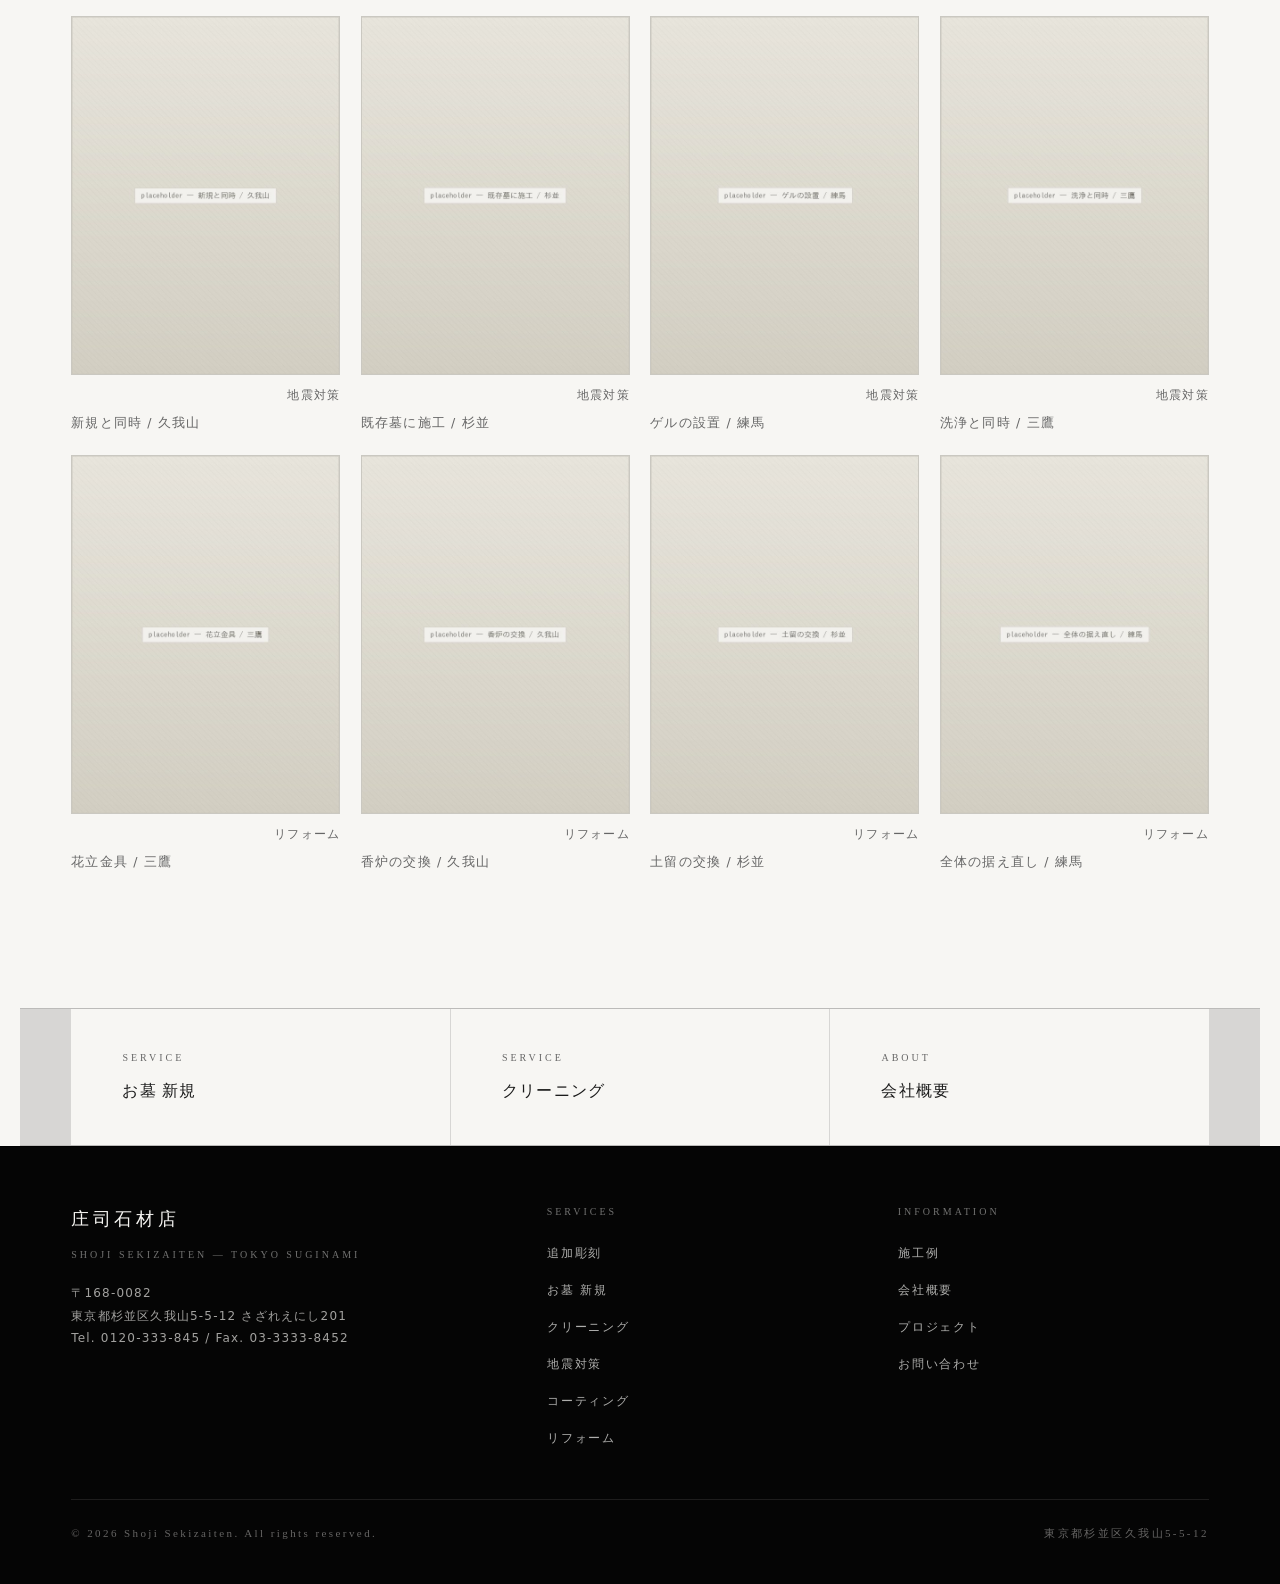
<file: works.html>
<!DOCTYPE html>
<html lang="ja">
<head>
<meta charset="UTF-8" />
<meta name="viewport" content="width=device-width, initial-scale=1.0" />
<title>施工例 — 庄司石材店</title>
<meta name="description" content="これまでにお手伝いさせていただいたお墓の施工例です。新規建立・クリーニング・地震対策・リフォームから絞り込んでご覧いただけます。東京杉並区久我山の庄司石材店。" />
<meta property="og:title" content="施工例 — 庄司石材店" />
<meta property="og:description" content="これまでにお手伝いさせていただいたお墓の施工例です。" />
<meta property="og:type" content="article" />
<meta name="theme-color" content="#1a1a1a" />
<link rel="icon" href="data:image/svg+xml,%3Csvg xmlns='http://www.w3.org/2000/svg' viewBox='0 0 32 32'%3E%3Crect width='32' height='32' fill='%231a1a1a'/%3E%3Ctext x='16' y='22' font-family='Georgia,serif' font-size='18' fill='%23f7f6f3' text-anchor='middle'%3E庄%3C/text%3E%3C/svg%3E" />
<link rel="stylesheet" href="assets/styles.css" />
</head>
<body>

<a class="skip" href="#main">本文へスキップ</a>

<!-- ============== NAV ============== -->
<header class="nav" id="nav" data-screen-label="Navigation">
  <div class="container nav__inner">
    <a href="index.html" class="brand" aria-label="庄司石材店 ホーム">
      <span class="brand__mark mincho">庄司石材店</span>
      <span class="brand__en">Shoji Sekizaiten</span>
    </a>

    <nav aria-label="主要ナビゲーション">
      <ul class="nav__menu">
        <li><a href="engraving.html">追加彫刻</a></li>
        <li><a href="boseki.html">お墓 新規</a></li>
        <li><a href="cleaning.html">クリーニング</a></li>
        <li><a href="jishin.html">地震対策</a></li>
        <li><a href="coating.html">コーティング</a></li>
        <li><a href="reform.html">リフォーム</a></li>
        <li><a href="index.html#projects">プロジェクト</a></li>
        <li><a href="company.html">会社概要</a></li>
      </ul>
    </nav>

    <a class="nav__tel" href="tel:0120-333-845">
      <small>tel.</small>
      0120&hairsp;-&hairsp;333&hairsp;-&hairsp;845
    </a>

    <button class="nav__burger" type="button" aria-label="メニューを開く" aria-expanded="false" aria-controls="nav">
      <span></span><span></span><span></span>
    </button>
  </div>
</header>

<main id="main">

  <!-- ============== PAGE HERO ============== -->
  <section class="page-hero" data-screen-label="Page Hero">
    <div class="container">
      <div class="page-hero__inner">
        <div>
          <div class="page-hero__breadcrumb">
            <a href="index.html">Top</a> &nbsp;/&nbsp; Works
          </div>
          <h1 class="page-hero__title mincho"><span class="nb">施工例</span></h1>
        </div>
        <p class="page-hero__lead">これまでにお手伝いさせて<br />いただいたお墓です。</p>
      </div>
    </div>
  </section>

  <!-- ============== 一覧 ============== -->
  <section class="container story" id="list">
    <div class="story__body">
      <p>新しい順に並べています。上のボタンで、種類ごとに絞り込んでご覧いただけます。</p>
    </div>

    <nav class="wfilter" aria-label="施工例の絞り込み">
      <!-- ここは kanri/works.php が書き出します。手で編集しても、次の登録で消えます -->
      <!-- WORKS:START filter -->
        <button type="button" class="wfilter__btn" data-works-filter="all">すべて</button>
        <button type="button" class="wfilter__btn" data-works-filter="boseki">お墓 新規</button>
        <button type="button" class="wfilter__btn" data-works-filter="cleaning">クリーニング</button>
        <button type="button" class="wfilter__btn" data-works-filter="jishin">地震対策</button>
        <button type="button" class="wfilter__btn" data-works-filter="reform">リフォーム</button>
    <!-- WORKS:END filter -->
    </nav>
    <p class="wcount" data-works-count aria-live="polite"></p>

    <div class="wgrid" data-works-grid data-works-per="24">
      <!-- ここは kanri/works.php が書き出します。手で編集しても、次の登録で消えます -->
      <!-- WORKS:START list -->
        <figure class="wcard" data-cat="boseki" data-note="和型 / 久我山">
          <div class="wcard__media">
            <div class="work__placeholder" aria-hidden="true"></div>
            <img class="wcard__img" src="images/works/boseki-01.jpg" alt="和型墓石の施工例（久我山）" loading="lazy" onerror="this.style.display='none'" />
          </div>
          <figcaption><span></span><span class="c">お墓 新規</span></figcaption>
          <p class="wcard__note">和型 / 久我山</p>
          <button class="wcard__open" type="button" aria-label="和型 / 久我山の写真を大きく見る"></button>
          <script type="application/json" class="wcard__data">[{"src":"images/works/boseki-01.jpg","cap":"","alt":"和型墓石の施工例（久我山）"}]</script>
        </figure>
        <figure class="wcard" data-cat="boseki" data-note="洋型 / 杉並">
          <div class="wcard__media">
            <div class="work__placeholder" aria-hidden="true"></div>
            <img class="wcard__img" src="images/works/boseki-02.jpg" alt="洋型墓石の施工例（杉並）" loading="lazy" onerror="this.style.display='none'" />
          </div>
          <figcaption><span></span><span class="c">お墓 新規</span></figcaption>
          <p class="wcard__note">洋型 / 杉並</p>
          <button class="wcard__open" type="button" aria-label="洋型 / 杉並の写真を大きく見る"></button>
          <script type="application/json" class="wcard__data">[{"src":"images/works/boseki-02.jpg","cap":"","alt":"洋型墓石の施工例（杉並）"}]</script>
        </figure>
        <figure class="wcard" data-cat="boseki" data-note="デザイン / 練馬">
          <div class="wcard__media">
            <div class="work__placeholder" aria-hidden="true"></div>
            <img class="wcard__img" src="images/works/boseki-03.jpg" alt="デザイン墓石の施工例（練馬）" loading="lazy" onerror="this.style.display='none'" />
          </div>
          <figcaption><span></span><span class="c">お墓 新規</span></figcaption>
          <p class="wcard__note">デザイン / 練馬</p>
          <button class="wcard__open" type="button" aria-label="デザイン / 練馬の写真を大きく見る"></button>
          <script type="application/json" class="wcard__data">[{"src":"images/works/boseki-03.jpg","cap":"","alt":"デザイン墓石の施工例（練馬）"}]</script>
        </figure>
        <figure class="wcard" data-cat="boseki" data-note="外柵一式 / 三鷹">
          <div class="wcard__media">
            <div class="work__placeholder" aria-hidden="true"></div>
            <img class="wcard__img" src="images/works/boseki-04.jpg" alt="外柵・墓誌を含む一式施工の例（三鷹）" loading="lazy" onerror="this.style.display='none'" />
          </div>
          <figcaption><span></span><span class="c">お墓 新規</span></figcaption>
          <p class="wcard__note">外柵一式 / 三鷹</p>
          <button class="wcard__open" type="button" aria-label="外柵一式 / 三鷹の写真を大きく見る"></button>
          <script type="application/json" class="wcard__data">[{"src":"images/works/boseki-04.jpg","cap":"","alt":"外柵・墓誌を含む一式施工の例（三鷹）"}]</script>
        </figure>
        <figure class="wcard" data-cat="cleaning" data-note="全体洗浄 / 久我山">
          <div class="wcard__media">
            <div class="work__placeholder" aria-hidden="true"></div>
            <img class="wcard__img" src="images/works/cleaning-01.jpg" alt="墓石全体を洗浄した施工例" loading="lazy" onerror="this.style.display='none'" />
          </div>
          <figcaption><span></span><span class="c">クリーニング</span></figcaption>
          <p class="wcard__note">全体洗浄 / 久我山</p>
          <button class="wcard__open" type="button" aria-label="全体洗浄 / 久我山の写真を大きく見る"></button>
          <script type="application/json" class="wcard__data">[{"src":"images/works/cleaning-01.jpg","cap":"","alt":"墓石全体を洗浄した施工例"}]</script>
        </figure>
        <figure class="wcard" data-cat="cleaning" data-note="苔の除去 / 杉並">
          <div class="wcard__media">
            <div class="work__placeholder" aria-hidden="true"></div>
            <img class="wcard__img" src="images/works/cleaning-02.jpg" alt="苔とカビを除去した施工例" loading="lazy" onerror="this.style.display='none'" />
          </div>
          <figcaption><span></span><span class="c">クリーニング</span></figcaption>
          <p class="wcard__note">苔の除去 / 杉並</p>
          <button class="wcard__open" type="button" aria-label="苔の除去 / 杉並の写真を大きく見る"></button>
          <script type="application/json" class="wcard__data">[{"src":"images/works/cleaning-02.jpg","cap":"","alt":"苔とカビを除去した施工例"}]</script>
        </figure>
        <figure class="wcard" data-cat="cleaning" data-note="文字の色入れ / 練馬">
          <div class="wcard__media">
            <div class="work__placeholder" aria-hidden="true"></div>
            <img class="wcard__img" src="images/works/cleaning-03.jpg" alt="彫刻文字の色を入れ直した施工例" loading="lazy" onerror="this.style.display='none'" />
          </div>
          <figcaption><span></span><span class="c">クリーニング</span></figcaption>
          <p class="wcard__note">文字の色入れ / 練馬</p>
          <button class="wcard__open" type="button" aria-label="文字の色入れ / 練馬の写真を大きく見る"></button>
          <script type="application/json" class="wcard__data">[{"src":"images/works/cleaning-03.jpg","cap":"","alt":"彫刻文字の色を入れ直した施工例"}]</script>
        </figure>
        <figure class="wcard" data-cat="cleaning" data-note="外柵・敷地 / 三鷹">
          <div class="wcard__media">
            <div class="work__placeholder" aria-hidden="true"></div>
            <img class="wcard__img" src="images/works/cleaning-04.jpg" alt="外柵と敷地内を清掃した施工例" loading="lazy" onerror="this.style.display='none'" />
          </div>
          <figcaption><span></span><span class="c">クリーニング</span></figcaption>
          <p class="wcard__note">外柵・敷地 / 三鷹</p>
          <button class="wcard__open" type="button" aria-label="外柵・敷地 / 三鷹の写真を大きく見る"></button>
          <script type="application/json" class="wcard__data">[{"src":"images/works/cleaning-04.jpg","cap":"","alt":"外柵と敷地内を清掃した施工例"}]</script>
        </figure>
        <figure class="wcard" data-cat="jishin" data-note="新規と同時 / 久我山">
          <div class="wcard__media">
            <div class="work__placeholder" aria-hidden="true"></div>
            <img class="wcard__img" src="images/works/jishin-01.jpg" alt="新規建立にあわせて免震施工した例" loading="lazy" onerror="this.style.display='none'" />
          </div>
          <figcaption><span></span><span class="c">地震対策</span></figcaption>
          <p class="wcard__note">新規と同時 / 久我山</p>
          <button class="wcard__open" type="button" aria-label="新規と同時 / 久我山の写真を大きく見る"></button>
          <script type="application/json" class="wcard__data">[{"src":"images/works/jishin-01.jpg","cap":"","alt":"新規建立にあわせて免震施工した例"}]</script>
        </figure>
        <figure class="wcard" data-cat="jishin" data-note="既存墓に施工 / 杉並">
          <div class="wcard__media">
            <div class="work__placeholder" aria-hidden="true"></div>
            <img class="wcard__img" src="images/works/jishin-02.jpg" alt="既存のお墓に免震パットを施工した例" loading="lazy" onerror="this.style.display='none'" />
          </div>
          <figcaption><span></span><span class="c">地震対策</span></figcaption>
          <p class="wcard__note">既存墓に施工 / 杉並</p>
          <button class="wcard__open" type="button" aria-label="既存墓に施工 / 杉並の写真を大きく見る"></button>
          <script type="application/json" class="wcard__data">[{"src":"images/works/jishin-02.jpg","cap":"","alt":"既存のお墓に免震パットを施工した例"}]</script>
        </figure>
        <figure class="wcard" data-cat="jishin" data-note="ゲルの設置 / 練馬">
          <div class="wcard__media">
            <div class="work__placeholder" aria-hidden="true"></div>
            <img class="wcard__img" src="images/works/jishin-03.jpg" alt="免震ゲルを接合面に貼り付けている様子" loading="lazy" onerror="this.style.display='none'" />
          </div>
          <figcaption><span></span><span class="c">地震対策</span></figcaption>
          <p class="wcard__note">ゲルの設置 / 練馬</p>
          <button class="wcard__open" type="button" aria-label="ゲルの設置 / 練馬の写真を大きく見る"></button>
          <script type="application/json" class="wcard__data">[{"src":"images/works/jishin-03.jpg","cap":"","alt":"免震ゲルを接合面に貼り付けている様子"}]</script>
        </figure>
        <figure class="wcard" data-cat="jishin" data-note="洗浄と同時 / 三鷹">
          <div class="wcard__media">
            <div class="work__placeholder" aria-hidden="true"></div>
            <img class="wcard__img" src="images/works/jishin-04.jpg" alt="クリーニングとあわせて免震施工した例" loading="lazy" onerror="this.style.display='none'" />
          </div>
          <figcaption><span></span><span class="c">地震対策</span></figcaption>
          <p class="wcard__note">洗浄と同時 / 三鷹</p>
          <button class="wcard__open" type="button" aria-label="洗浄と同時 / 三鷹の写真を大きく見る"></button>
          <script type="application/json" class="wcard__data">[{"src":"images/works/jishin-04.jpg","cap":"","alt":"クリーニングとあわせて免震施工した例"}]</script>
        </figure>
        <figure class="wcard" data-cat="reform" data-note="花立金具 / 三鷹">
          <div class="wcard__media">
            <div class="work__placeholder" aria-hidden="true"></div>
            <img class="wcard__img" src="images/works/reform-01.jpg" alt="花立金具を交換した施工例" loading="lazy" onerror="this.style.display='none'" />
          </div>
          <figcaption><span></span><span class="c">リフォーム</span></figcaption>
          <p class="wcard__note">花立金具 / 三鷹</p>
          <button class="wcard__open" type="button" aria-label="花立金具 / 三鷹の写真を大きく見る"></button>
          <script type="application/json" class="wcard__data">[{"src":"images/works/reform-01.jpg","cap":"","alt":"花立金具を交換した施工例"}]</script>
        </figure>
        <figure class="wcard" data-cat="reform" data-note="香炉の交換 / 久我山">
          <div class="wcard__media">
            <div class="work__placeholder" aria-hidden="true"></div>
            <img class="wcard__img" src="images/works/reform-02.jpg" alt="香炉を交換した施工例" loading="lazy" onerror="this.style.display='none'" />
          </div>
          <figcaption><span></span><span class="c">リフォーム</span></figcaption>
          <p class="wcard__note">香炉の交換 / 久我山</p>
          <button class="wcard__open" type="button" aria-label="香炉の交換 / 久我山の写真を大きく見る"></button>
          <script type="application/json" class="wcard__data">[{"src":"images/works/reform-02.jpg","cap":"","alt":"香炉を交換した施工例"}]</script>
        </figure>
        <figure class="wcard" data-cat="reform" data-note="土留の交換 / 杉並">
          <div class="wcard__media">
            <div class="work__placeholder" aria-hidden="true"></div>
            <img class="wcard__img" src="images/works/reform-03.jpg" alt="土留を交換して据え直した施工例" loading="lazy" onerror="this.style.display='none'" />
          </div>
          <figcaption><span></span><span class="c">リフォーム</span></figcaption>
          <p class="wcard__note">土留の交換 / 杉並</p>
          <button class="wcard__open" type="button" aria-label="土留の交換 / 杉並の写真を大きく見る"></button>
          <script type="application/json" class="wcard__data">[{"src":"images/works/reform-03.jpg","cap":"","alt":"土留を交換して据え直した施工例"}]</script>
        </figure>
        <figure class="wcard" data-cat="reform" data-note="全体の据え直し / 練馬">
          <div class="wcard__media">
            <div class="work__placeholder" aria-hidden="true"></div>
            <img class="wcard__img" src="images/works/reform-04.jpg" alt="傾いたお墓を据え直した施工例" loading="lazy" onerror="this.style.display='none'" />
          </div>
          <figcaption><span></span><span class="c">リフォーム</span></figcaption>
          <p class="wcard__note">全体の据え直し / 練馬</p>
          <button class="wcard__open" type="button" aria-label="全体の据え直し / 練馬の写真を大きく見る"></button>
          <script type="application/json" class="wcard__data">[{"src":"images/works/reform-04.jpg","cap":"","alt":"傾いたお墓を据え直した施工例"}]</script>
        </figure>
    <!-- WORKS:END list -->
    </div>

    <nav class="wpager" data-works-pager aria-label="ページの切り替え"></nav>
  </section>

  <!-- ============== 次のページ ============== -->
  <nav class="container next-links" aria-label="関連ページ">
    <a href="boseki.html"><span class="k">Service</span><span class="v mincho">お墓 新規</span></a>
    <a href="cleaning.html"><span class="k">Service</span><span class="v mincho">クリーニング</span></a>
    <a href="company.html"><span class="k">About</span><span class="v mincho">会社概要</span></a>
  </nav>

</main>

<footer class="footer" data-screen-label="Footer">
  <div class="container">
    <div class="footer__grid">
      <div>
        <p class="footer__brand">庄司石材店</p>
        <p class="footer__sub">Shoji Sekizaiten — Tokyo Suginami</p>
        <address class="footer__address">
          〒168-0082<br />
          東京都杉並区久我山5-5-12 さざれえにし201<br />
          <span class="nb">Tel. 0120-333-845</span> / <span class="nb">Fax. 03-3333-8452</span>
        </address>
      </div>

      <div>
        <p class="footer__heading">Services</p>
        <ul class="footer__list">
          <li><a href="engraving.html">追加彫刻</a></li>
          <li><a href="boseki.html">お墓 新規</a></li>
          <li><a href="cleaning.html">クリーニング</a></li>
          <li><a href="jishin.html">地震対策</a></li>
          <li><a href="coating.html">コーティング</a></li>
          <li><a href="reform.html">リフォーム</a></li>
        </ul>
      </div>

      <div>
        <p class="footer__heading">Information</p>
        <ul class="footer__list">
          <li><a href="works.html">施工例</a></li>
          <li><a href="company.html">会社概要</a></li>
          <li><a href="index.html#projects">プロジェクト</a></li>
          <li><a href="index.html#contact">お問い合わせ</a></li>
        </ul>
      </div>
    </div>

    <div class="footer__bottom">
      <span>© 2026 Shoji Sekizaiten. All rights reserved.</span>
      <span>東京都杉並区久我山5-5-12</span>
    </div>
  </div>
</footer>

<script>
  (function () {
    var nav = document.getElementById('nav');
    var btn = nav.querySelector('.nav__burger');
    btn.addEventListener('click', function () {
      var open = nav.classList.toggle('is-open');
      btn.setAttribute('aria-expanded', open ? 'true' : 'false');
    });
    nav.querySelectorAll('.nav__menu a').forEach(function (a) {
      a.addEventListener('click', function () {
        nav.classList.remove('is-open');
        btn.setAttribute('aria-expanded', 'false');
      });
    });
  })();


  (function () {
    if (!('IntersectionObserver' in window)) {
      document.querySelectorAll('.reveal').forEach(function (el) { el.classList.add('is-in'); });
      return;
    }
    var io = new IntersectionObserver(function (entries) {
      entries.forEach(function (e) {
        if (e.isIntersecting) { e.target.classList.add('is-in'); io.unobserve(e.target); }
      });
    }, { rootMargin: '0px 0px -8% 0px', threshold: 0.05 });
    document.querySelectorAll('.reveal').forEach(function (el) { io.observe(el); });
  })();
</script>
<script src="assets/works.js" defer></script>

<!-- v1.3.0 -->
</body>
</html>
</file>
<file: assets/styles.css>
/* ---------- Reset & base ---------- */
  *, *::before, *::after { box-sizing: border-box; }
  html, body { margin: 0; padding: 0; }
  html {
    -webkit-text-size-adjust: 100%;
    scroll-behavior: smooth;
    /* 上に貼りつくナビ（高さ72px）の下に見出しが隠れないように */
    scroll-padding-top: 88px;
  }
  body {
    font-family: system-ui, -apple-system, "Hiragino Sans", "Yu Gothic", "Meiryo", sans-serif;
    color: #1a1a1a;
    background: #f7f6f3;
    line-height: 1.8;
    letter-spacing: 0.08em;
    font-size: 15px;
    -webkit-font-smoothing: antialiased;
    -moz-osx-font-smoothing: grayscale;
    /* 「リフォ／ーム」「スピーカ／ー」のように、長音符や小さい仮名が
       行のあたまに来ないようにする（日本語の禁則処理） */
    line-break: strict;
  }
  /* 文章の最後の行に1文字だけ残る、いわゆる泣き別れを減らす。
     対応していないブラウザーでは、これまでどおりの折り返しになる */
  p, li, dd, dt, figcaption, .callout, blockquote {
    text-wrap: pretty;
  }
  img { max-width: 100%; display: block; }
  a { color: inherit; text-decoration: none; }
  button { font: inherit; cursor: pointer; }

  :root {
    --bg: #f7f6f3;
    --bg-soft: #efede8;
    --ink: #1a1a1a;
    --ink-soft: #2a2a2a;
    --stone: #666666;
    --rule: rgba(26,26,26,0.14);
    --rule-strong: rgba(26,26,26,0.5);
    --container: 1240px;
    --pad: clamp(20px, 4vw, 56px);
  }

  .mincho {
    font-family: "Hiragino Mincho ProN", "Yu Mincho", "YuMincho", "Noto Serif JP", Georgia, "Times New Roman", serif;
    font-weight: 400;
    letter-spacing: 0.06em;
  }

  .en {
    font-family: Georgia, "Times New Roman", serif;
    font-feature-settings: "liga", "kern";
    letter-spacing: 0.18em;
  }

  .eyebrow {
    font-family: Georgia, "Times New Roman", serif;
    font-size: 11px;
    letter-spacing: 0.3em;
    text-transform: uppercase;
    color: var(--stone);
  }

  .container {
    max-width: var(--container);
    margin: 0 auto;
    padding-left: var(--pad);
    padding-right: var(--pad);
  }

  .rule { height: 1px; background: var(--rule); border: 0; margin: 0; }

  /* ---------- Skip link ---------- */
  .skip {
    position: absolute; left: -9999px; top: 0;
    background: #1a1a1a; color: #f7f6f3; padding: 8px 14px;
  }
  .skip:focus { left: 16px; top: 16px; z-index: 100; }

  /* ---------- Navigation ---------- */
  .nav {
    position: sticky;
    top: 0;
    z-index: 40;
    background: rgba(247,246,243,0.92);
    backdrop-filter: saturate(140%) blur(10px);
    -webkit-backdrop-filter: saturate(140%) blur(10px);
    border-bottom: 1px solid var(--rule);
  }
  .nav__inner {
    display: flex;
    align-items: center;
    justify-content: space-between;
    height: 72px;
  }
  .brand { display: flex; align-items: baseline; gap: 14px; }
  .brand__mark {
    font-family: "Hiragino Mincho ProN", "Yu Mincho", Georgia, serif;
    font-size: 20px;
    letter-spacing: 0.18em;
    white-space: nowrap;      /* 「庄司石材 / 店」と割れないように */
  }
  .brand__en {
    font-family: Georgia, serif;
    font-size: 10px;
    letter-spacing: 0.3em;
    text-transform: uppercase;
    color: var(--stone);
    white-space: nowrap;
  }
  /* メニューが8項目あるため、横並びのときは英字の店名を出す余地がない。
     ハンバーガーに切り替わる 1024px 以下では、余裕があるので出す */
  @media (min-width: 1025px) {
    .brand__en { display: none; }
  }
  @media (max-width: 420px) {
    .brand__en { display: none; }
  }
  .nav__menu {
    display: flex;
    align-items: center;
    gap: clamp(12px, 1.6vw, 24px);
    list-style: none;
    margin: 0; padding: 0;
  }
  .nav__menu a {
    font-size: 12px;
    letter-spacing: 0.08em;
    white-space: nowrap;
    color: var(--ink);
    padding: 6px 2px;
    border-bottom: 1px solid transparent;
    transition: border-color .25s ease, color .25s ease;
  }
  .nav__menu a:hover { border-bottom-color: var(--ink); }
  .nav__tel {
    display: inline-flex; align-items: center; gap: 10px;
    font-family: Georgia, serif;
    font-size: 14px;
    letter-spacing: 0.1em;
    padding: 8px 16px;
    border: 1px solid var(--ink);
    white-space: nowrap;      /* 電話番号を途中で折り返さない */
    transition: background .25s ease, color .25s ease;
  }
  .nav__tel:hover { background: var(--ink); color: var(--bg); }
  .nav__tel small { font-family: system-ui, sans-serif; font-size: 10px; letter-spacing: 0.2em; color: var(--stone); }
  .nav__tel:hover small { color: rgba(247,246,243,0.7); }

  .nav__burger {
    display: none;
    background: transparent; border: 0; padding: 8px;
    width: 40px; height: 40px;
  }
  .nav__burger span {
    display: block; width: 22px; height: 1px; background: var(--ink); margin: 5px auto;
    transition: transform .3s ease, opacity .3s ease;
  }
  .nav.is-open .nav__burger span:nth-child(1) { transform: translateY(6px) rotate(45deg); }
  .nav.is-open .nav__burger span:nth-child(2) { opacity: 0; }
  .nav.is-open .nav__burger span:nth-child(3) { transform: translateY(-6px) rotate(-45deg); }

  /* ---------- Hero ---------- */
  .hero {
    background: #0e0e0e;
    color: #f7f6f3;
    position: relative;
    overflow: hidden;
    border-bottom: 1px solid #000;
  }
  .hero__grid {
    display: grid;
    grid-template-columns: 1.25fr 1fr;
    gap: clamp(40px, 6vw, 96px);
    padding-top: clamp(80px, 12vw, 160px);
    padding-bottom: clamp(80px, 12vw, 160px);
    align-items: end;
  }
  .hero__eyebrow {
    font-family: Georgia, serif;
    font-size: 11px;
    letter-spacing: 0.36em;
    text-transform: uppercase;
    color: rgba(247,246,243,0.55);
    margin-bottom: 28px;
    display: flex; align-items: center; gap: 14px;
  }
  .hero__eyebrow::before {
    content: ""; display: inline-block;
    width: 28px; height: 1px; background: rgba(247,246,243,0.4);
  }
  .hero__title {
    font-family: "Hiragino Mincho ProN", "Yu Mincho", Georgia, serif;
    font-weight: 400;
    font-size: clamp(40px, 6.4vw, 88px);
    line-height: 1.25;
    letter-spacing: 0.08em;
    margin: 0 0 32px;
  }
  /* 幅の狭い端末では「まごころを込めた」の8文字が画面からはみ出すので、
     はみ出さない大きさまで文字を縮める */
  @media (max-width: 400px) {
    .hero__title { font-size: 9.4vw; }
  }
  .hero__title em {
    font-style: normal;
    color: #d8d3c8;
  }
  .hero__lead {
    max-width: 38ch;
    font-size: 15px;
    line-height: 2.1;
    letter-spacing: 0.1em;
    color: rgba(247,246,243,0.78);
    margin: 0 0 44px;
  }
  .btn {
    display: inline-flex; align-items: center; justify-content: center; gap: 14px;
    text-align: center;
    padding: 16px 28px;
    border: 1px solid rgba(247,246,243,0.6);
    color: #f7f6f3;
    font-family: Georgia, serif;
    font-size: 13px;
    letter-spacing: 0.22em;
    text-transform: uppercase;
    transition: background .3s ease, color .3s ease, border-color .3s ease, padding .3s ease;
  }
  .btn .arrow { transition: transform .35s ease; display: inline-block; }
  .btn:hover { background: #f7f6f3; color: #1a1a1a; border-color: #f7f6f3; }
  .btn:hover .arrow { transform: translateX(6px); }

  .btn--dark {
    color: #1a1a1a; border-color: var(--ink);
  }
  .btn--dark:hover { background: #1a1a1a; color: #f7f6f3; }

  /* 幅の狭いスマホでも「0120-333-845 に電話する →」が1行に収まるように */
  @media (max-width: 400px) {
    .btn { padding: 15px 16px; gap: 10px; letter-spacing: 0.12em; }
  }

  .hero__stats {
    border-left: 1px solid rgba(247,246,243,0.18);
    padding-left: clamp(24px, 3vw, 48px);
    display: grid;
    gap: 40px;
    align-self: stretch;
    align-content: end;
  }
  .stat__label {
    font-family: Georgia, serif;
    font-size: 10px;
    letter-spacing: 0.3em;
    text-transform: uppercase;
    color: rgba(247,246,243,0.5);
    margin-bottom: 12px;
  }
  .stat__value {
    font-family: "Hiragino Mincho ProN", "Yu Mincho", Georgia, serif;
    font-size: clamp(28px, 3.4vw, 42px);
    line-height: 1.15;
    letter-spacing: 0.04em;
  }
  .stat__value small {
    font-family: Georgia, serif;
    font-size: 14px;
    letter-spacing: 0.15em;
    color: rgba(247,246,243,0.6);
    margin-left: 6px;
  }
  .stat__sub {
    font-size: 12px;
    letter-spacing: 0.16em;
    color: rgba(247,246,243,0.55);
    margin-top: 8px;
  }

  .hero__corner {
    position: absolute; left: var(--pad); bottom: 24px;
    font-family: Georgia, serif;
    font-size: 10px;
    letter-spacing: 0.3em;
    color: rgba(247,246,243,0.4);
    text-transform: uppercase;
  }
  .hero__corner-right {
    position: absolute; right: var(--pad); top: 24px;
    font-family: Georgia, serif;
    font-size: 10px;
    letter-spacing: 0.3em;
    color: rgba(247,246,243,0.4);
    text-transform: uppercase;
  }

  /* ---------- Section heading ---------- */
  .section {
    padding-top: clamp(80px, 10vw, 140px);
    padding-bottom: clamp(80px, 10vw, 140px);
  }
  .section--soft { background: var(--bg-soft); }

  .section__head {
    display: grid;
    grid-template-columns: 1fr 1.6fr;
    gap: clamp(24px, 4vw, 80px);
    align-items: end;
    margin-bottom: clamp(48px, 6vw, 88px);
  }
  .section__num {
    font-family: Georgia, serif;
    font-size: 11px;
    letter-spacing: 0.4em;
    color: var(--stone);
  }
  .section__title {
    font-family: "Hiragino Mincho ProN", "Yu Mincho", Georgia, serif;
    font-weight: 400;
    font-size: clamp(28px, 3.6vw, 48px);
    line-height: 1.4;
    letter-spacing: 0.08em;
    margin: 16px 0 0;
  }
  .section__desc {
    font-size: 14px;
    line-height: 2.1;
    letter-spacing: 0.12em;
    color: var(--ink-soft);
    max-width: 50ch;
  }

  /* ---------- Services grid ---------- */
  .services {
    display: grid;
    grid-template-columns: repeat(4, 1fr);
    gap: 0;
    border-top: 1px solid var(--rule);
    border-left: 1px solid var(--rule);
  }
  .service {
    position: relative;                  /* 下の service__more::after の基準 */
    border-right: 1px solid var(--rule);
    border-bottom: 1px solid var(--rule);
    background: var(--bg);
    display: flex;
    flex-direction: column;
  }
  /* 図やタイトルなど、カードのどこを押してもページへ移動できるようにする。
     リンク自体は「詳しく見る」1つのままなので、読み上げソフトにも優しい */
  .service__more::after {
    content: "";
    position: absolute;
    inset: 0;
    z-index: 1;
  }
  .service:focus-within {
    outline: 1px solid var(--ink);
    outline-offset: -1px;
  }
  .service__media {
    position: relative;
    aspect-ratio: 4 / 3;
    overflow: hidden;
    background: #e8e5dd;
  }
  .service__img {
    position: relative;
    width: 100%; height: 100%; object-fit: cover;
    transition: transform .8s cubic-bezier(.2,.7,.2,1);
  }
  .service:hover .service__img { transform: scale(1.06); }
  .service__placeholder {
    position: absolute; inset: 0;
    background:
      repeating-linear-gradient(45deg, transparent 0 12px, rgba(26,26,26,0.05) 12px 13px),
      linear-gradient(180deg, #e8e5dd 0%, #d9d5cb 100%);
    display: flex; align-items: center; justify-content: center;
    color: #6a665c;
    font-family: "SFMono-Regular", ui-monospace, Menlo, Consolas, monospace;
    font-size: 11px;
    letter-spacing: 0.18em;
    text-transform: lowercase;
  }
  .service__placeholder span {
    border: 1px solid rgba(26,26,26,0.18);
    padding: 6px 14px;
    background: rgba(247,246,243,0.5);
  }
  /* Fallback: when <img> fails to load, show the placeholder beneath */
  .service__img[data-fallback="true"] { display: none; }

  .service__index {
    position: absolute; top: 16px; left: 16px;
    font-family: Georgia, serif;
    font-size: 10px;
    letter-spacing: 0.3em;
    color: rgba(247,246,243,0.85);
    background: rgba(26,26,26,0.55);
    backdrop-filter: blur(4px);
    padding: 4px 10px;
    border: 1px solid rgba(247,246,243,0.2);
  }
  .service__body {
    padding: 32px clamp(20px, 2vw, 32px) 36px;
    flex: 1;
    display: flex;
    flex-direction: column;
  }
  .service__cat {
    font-family: Georgia, serif;
    font-size: 10px;
    letter-spacing: 0.3em;
    color: var(--stone);
    text-transform: uppercase;
    margin-bottom: 12px;
  }
  .service__title {
    font-family: "Hiragino Mincho ProN", "Yu Mincho", Georgia, serif;
    font-size: 22px;
    line-height: 1.5;
    letter-spacing: 0.08em;
    margin: 0 0 14px;
  }
  .service__desc {
    font-size: 13px;
    line-height: 2;
    letter-spacing: 0.1em;
    color: var(--ink-soft);
    margin: 0 0 28px;
    flex: 1;
  }
  .service__more {
    display: inline-flex; align-items: center; gap: 10px;
    font-family: Georgia, serif;
    font-size: 12px;
    letter-spacing: 0.22em;
    text-transform: uppercase;
    padding-bottom: 8px;
    border-bottom: 1px solid var(--ink);
    align-self: flex-start;
    transition: gap .3s ease, letter-spacing .3s ease;
  }
  .service__more:hover { gap: 16px; }
  .service__more .arrow { transition: transform .3s ease; }
  .service:hover .service__more .arrow { transform: translateX(4px); }

  /* 施工例へのリンク（「詳しく見る」の下に置く控えめなリンク）
     カード全体のリンク面（service__more::after）より前に出しておかないと
     押せなくなるので、z-index を 2 にしてある */
  .service__works {
    position: relative;
    z-index: 2;
    align-self: flex-start;
    margin-top: 16px;
    display: inline-flex; align-items: center; gap: 8px;
    font-size: 12px;
    letter-spacing: 0.14em;
    color: var(--stone);
    border-bottom: 1px solid transparent;
    padding-bottom: 3px;
    transition: color .25s ease, border-color .25s ease, gap .3s ease;
  }
  .service__works:hover { color: var(--ink); border-bottom-color: var(--rule-strong); gap: 12px; }
  .service__works .arrow { transition: transform .3s ease; }
  .service__works:hover .arrow { transform: translateX(3px); }
  /* 指で押しやすいように、スマホでは上下を少し広げる */
  @media (max-width: 820px) {
    .service__works { margin-top: 10px; padding-top: 8px; padding-bottom: 8px; }
  }

  /* ---------- About ---------- */
  .about {
    background: var(--bg);
  }
  .about__grid {
    display: grid;
    grid-template-columns: 1fr 1fr;
    gap: clamp(40px, 6vw, 120px);
    align-items: center;
  }
  .about__media {
    position: relative;
    aspect-ratio: 4 / 5;
    background: #e8e5dd;
    overflow: hidden;
  }
  .about__media img { width: 100%; height: 100%; object-fit: cover; }
  .about__media-frame {
    position: absolute;
    inset: -1px;
    border: 1px solid var(--rule);
    pointer-events: none;
  }
  .about__media-placeholder {
    position: absolute; inset: 0;
    background:
      repeating-linear-gradient(45deg, transparent 0 14px, rgba(26,26,26,0.05) 14px 15px),
      linear-gradient(160deg, #e8e5dd 0%, #d9d5cb 100%);
    display: flex; align-items: flex-end; justify-content: flex-start;
    padding: 24px;
    color: #6a665c;
  }
  .about__media-placeholder span {
    font-family: "SFMono-Regular", ui-monospace, Menlo, Consolas, monospace;
    font-size: 11px;
    letter-spacing: 0.18em;
    border: 1px solid rgba(26,26,26,0.18);
    background: rgba(247,246,243,0.7);
    padding: 6px 12px;
  }
  .about__eyebrow {
    font-family: Georgia, serif;
    font-size: 11px;
    letter-spacing: 0.36em;
    text-transform: uppercase;
    color: var(--stone);
    display: flex; align-items: center; gap: 14px;
    margin-bottom: 28px;
  }
  .about__eyebrow::before {
    content: ""; width: 28px; height: 1px; background: var(--stone);
  }
  .about__title {
    font-family: "Hiragino Mincho ProN", "Yu Mincho", Georgia, serif;
    font-weight: 400;
    font-size: clamp(28px, 3.4vw, 44px);
    line-height: 1.55;
    letter-spacing: 0.08em;
    margin: 0 0 32px;
  }
  .about__body p {
    font-size: 14px;
    line-height: 2.2;
    letter-spacing: 0.12em;
    color: var(--ink-soft);
    margin: 0 0 20px;
    max-width: 44ch;
  }
  .about__values {
    list-style: none; margin: 36px 0 44px; padding: 0;
    border-top: 1px solid var(--rule);
  }
  .about__values li {
    display: grid;
    grid-template-columns: 64px 1fr;
    gap: 20px;
    align-items: baseline;
    padding: 18px 0;
    border-bottom: 1px solid var(--rule);
  }
  .about__values .k {
    font-family: Georgia, serif;
    font-size: 10px;
    letter-spacing: 0.3em;
    color: var(--stone);
    text-transform: uppercase;
  }
  .about__values .v {
    font-family: "Hiragino Mincho ProN", "Yu Mincho", Georgia, serif;
    font-size: 16px;
    letter-spacing: 0.1em;
  }
  .about__values .v small {
    display: block;
    font-family: system-ui, sans-serif;
    font-size: 12px;
    color: var(--stone);
    letter-spacing: 0.1em;
    margin-top: 4px;
    line-height: 1.7;
  }

  /* ---------- Works strip ---------- */
  .works {
    background: var(--bg);
    border-top: 1px solid var(--rule);
    border-bottom: 1px solid var(--rule);
  }
  .works__head {
    display: flex; align-items: end; justify-content: space-between; gap: 24px;
    padding-top: 80px; padding-bottom: 40px;
    border-bottom: 1px solid var(--rule);
  }
  .works__grid {
    display: grid;
    grid-template-columns: repeat(4, 1fr);
    gap: 0;
  }
  .work {
    position: relative;
    aspect-ratio: 3 / 4;
    overflow: hidden;
    border-right: 1px solid var(--rule);
    background: #e8e5dd;
  }
  .work:last-child { border-right: 0; }
  .work__img { position: relative;
    width: 100%; height: 100%; object-fit: cover; transition: transform .8s cubic-bezier(.2,.7,.2,1); }
  .work:hover .work__img { transform: scale(1.05); }
  .work__placeholder {
    position: absolute; inset: 0;
    background:
      repeating-linear-gradient(135deg, transparent 0 12px, rgba(26,26,26,0.05) 12px 13px),
      linear-gradient(200deg, #e8e5dd 0%, #d9d5cb 100%);
  }
  .work__caption {
    position: absolute; left: 16px; bottom: 16px; right: 16px;
    color: #1a1a1a;
    background: rgba(247,246,243,0.92);
    padding: 10px 14px;
    border: 1px solid var(--rule);
    font-size: 11px;
    letter-spacing: 0.18em;
    display: flex; justify-content: space-between; gap: 12px;
  }
  .work__caption .num { font-family: Georgia, serif; color: var(--stone); }

  /* ---------- Contact ---------- */
  .contact {
    background: #0e0e0e;
    color: #f7f6f3;
    padding-top: clamp(80px, 10vw, 140px);
    padding-bottom: clamp(80px, 10vw, 140px);
    position: relative;
  }
  .contact__grid {
    display: grid;
    grid-template-columns: 1fr 1fr;
    gap: clamp(40px, 6vw, 120px);
    align-items: start;
  }
  .contact__eyebrow {
    font-family: Georgia, serif;
    font-size: 11px;
    letter-spacing: 0.36em;
    text-transform: uppercase;
    color: rgba(247,246,243,0.55);
    margin-bottom: 28px;
    display: flex; align-items: center; gap: 14px;
  }
  .contact__eyebrow::before { content: ""; width: 28px; height: 1px; background: rgba(247,246,243,0.4); }
  .contact__title {
    font-family: "Hiragino Mincho ProN", "Yu Mincho", Georgia, serif;
    font-weight: 400;
    font-size: clamp(32px, 4.4vw, 60px);
    line-height: 1.35;
    letter-spacing: 0.08em;
    margin: 0 0 28px;
  }
  .contact__lead {
    font-size: 14px;
    line-height: 2.1;
    letter-spacing: 0.12em;
    color: rgba(247,246,243,0.7);
    max-width: 36ch;
    margin: 0;
  }
  .tel-block {
    border: 1px solid rgba(247,246,243,0.25);
    padding: 36px clamp(24px, 3vw, 44px);
    background: rgba(247,246,243,0.02);
  }
  .tel-block__label {
    font-family: Georgia, serif;
    font-size: 10px;
    letter-spacing: 0.36em;
    color: rgba(247,246,243,0.55);
    text-transform: uppercase;
    margin-bottom: 14px;
    display: flex; align-items: center; gap: 12px;
  }
  .tel-block__label .dot {
    display: inline-block; width: 6px; height: 6px;
    border-radius: 50%; background: #cdb87d;
  }
  .tel-block__num {
    font-family: Georgia, "Times New Roman", serif;
    font-size: clamp(36px, 5.2vw, 64px);
    letter-spacing: 0.06em;
    color: #f7f6f3;
    line-height: 1.1;
    margin: 0 0 6px;
    display: inline-block;
  }
  .tel-block__hours {
    font-size: 12px;
    letter-spacing: 0.16em;
    color: rgba(247,246,243,0.6);
    margin: 18px 0 0;
  }
  .tel-block__hours strong { color: rgba(247,246,243,0.85); font-weight: 500; letter-spacing: 0.16em; }
  .contact__meta {
    margin-top: 28px;
    display: grid; grid-template-columns: 80px 1fr; gap: 18px 24px;
    border-top: 1px solid rgba(247,246,243,0.15);
    padding-top: 28px;
  }
  .contact__meta dt {
    font-family: Georgia, serif;
    font-size: 10px; letter-spacing: 0.3em; text-transform: uppercase;
    color: rgba(247,246,243,0.5);
  }
  .contact__meta dd {
    margin: 0;
    font-size: 13px;
    letter-spacing: 0.12em;
    line-height: 1.9;
    color: rgba(247,246,243,0.88);
    overflow-wrap: anywhere;      /* 長いメールアドレスが画面からはみ出さないように */
  }
  /* 幅の狭い端末では、項目名を上に置いて本文に幅をゆずる */
  @media (max-width: 400px) {
    .contact__meta { grid-template-columns: 1fr; gap: 4px 0; }
    .contact__meta dt { margin-top: 14px; }
    .contact__meta dt:first-of-type { margin-top: 0; }
  }

  /* ---------- Footer ---------- */
  .footer {
    background: #050505;
    color: rgba(247,246,243,0.65);
    padding: 56px 0 40px;
    border-top: 1px solid #000;
  }
  .footer__grid {
    display: grid; grid-template-columns: 1.4fr 1fr 1fr; gap: 40px;
    align-items: start;
  }
  .footer__brand {
    font-family: "Hiragino Mincho ProN", "Yu Mincho", Georgia, serif;
    font-size: 18px;
    letter-spacing: 0.2em;
    color: #f7f6f3;
    margin: 0 0 10px;
  }
  .footer__sub {
    font-family: Georgia, serif;
    font-size: 10px;
    letter-spacing: 0.3em;
    text-transform: uppercase;
    color: rgba(247,246,243,0.45);
    margin: 0 0 18px;
  }
  .footer__address {
    font-style: normal;
    font-size: 12px;
    line-height: 1.9;
    letter-spacing: 0.1em;
  }
  .footer__list { list-style: none; padding: 0; margin: 0; display: grid; gap: 10px; }
  .footer__list a { font-size: 12px; letter-spacing: 0.16em; color: rgba(247,246,243,0.7); }
  .footer__list a:hover { color: #f7f6f3; }
  .footer__heading {
    font-family: Georgia, serif;
    font-size: 10px; letter-spacing: 0.3em; text-transform: uppercase;
    color: rgba(247,246,243,0.45);
    margin: 0 0 18px;
  }
  .footer__bottom {
    margin-top: 48px; padding-top: 24px;
    border-top: 1px solid rgba(247,246,243,0.1);
    display: flex; justify-content: space-between; gap: 16px;
    font-family: Georgia, serif;
    font-size: 11px;
    letter-spacing: 0.22em;
    color: rgba(247,246,243,0.4);
  }

  /* 関係者用の入口。お客様の邪魔をしないよう、うんと控えめにしておく。
     押すと kanri/works.php へ行き、さくらのパスワードを聞かれる。
     robots.txt で /kanri/ は検索よけ済み。rel="nofollow" も付けてある */
  .footer__admin {
    margin-left: 22px;
    padding-bottom: 2px;
    color: rgba(247,246,243,0.26);
    border-bottom: 1px solid rgba(247,246,243,0.14);
    transition: color .3s ease, border-color .3s ease;
  }
  .footer__admin:hover { color: rgba(247,246,243,0.7); border-color: rgba(247,246,243,0.4); }

  /* ---------- Reveal animation ---------- */
  .reveal { opacity: 0; transform: translateY(14px); transition: opacity .8s ease, transform .8s ease; }
  .reveal.is-in { opacity: 1; transform: none; }
  @media (prefers-reduced-motion: reduce) {
    .reveal { opacity: 1; transform: none; transition: none; }
    html { scroll-behavior: auto; }
  }

  /* ---------- Projects (stone explorations) ---------- */
  .projects {
    display: grid;
    grid-template-columns: repeat(2, 1fr);
    gap: clamp(20px, 2.4vw, 36px);
  }
  .project {
    background: var(--bg);
    border: 1px solid var(--rule);
    display: flex;
    flex-direction: column;
  }
  .project__media {
    position: relative;
    aspect-ratio: 16 / 10;
    overflow: hidden;
    background: #e8e5dd;
    border-bottom: 1px solid var(--rule);
  }
  .project__img {
    position: relative;
    width: 100%; height: 100%; object-fit: cover;
    transition: transform .8s cubic-bezier(.2,.7,.2,1);
  }
  .project:hover .project__img { transform: scale(1.04); }
  .project__placeholder {
    position: absolute; inset: 0;
    background:
      repeating-linear-gradient(45deg, transparent 0 12px, rgba(26,26,26,0.05) 12px 13px),
      linear-gradient(180deg, #e8e5dd 0%, #d9d5cb 100%);
    display: flex; align-items: center; justify-content: center;
    color: #6a665c;
  }
  .project__placeholder span {
    font-family: "SFMono-Regular", ui-monospace, Menlo, Consolas, monospace;
    font-size: 11px;
    letter-spacing: 0.18em;
    border: 1px solid rgba(26,26,26,0.18);
    background: rgba(247,246,243,0.5);
    padding: 6px 14px;
  }
  .project__img[data-fallback="true"] { display: none; }
  .project__index {
    position: absolute; top: 16px; left: 16px;
    font-family: Georgia, serif;
    font-size: 10px;
    letter-spacing: 0.3em;
    color: rgba(247,246,243,0.9);
    background: rgba(26,26,26,0.55);
    backdrop-filter: blur(4px);
    padding: 4px 10px;
    border: 1px solid rgba(247,246,243,0.2);
  }
  .project__body {
    padding: 32px clamp(22px, 2.4vw, 36px) 36px;
    display: flex;
    flex-direction: column;
    gap: 12px;
    flex: 1;
  }
  .project__cat {
    font-family: Georgia, serif;
    font-size: 10px;
    letter-spacing: 0.3em;
    color: var(--stone);
    text-transform: uppercase;
  }
  .project__title {
    font-family: "Hiragino Mincho ProN", "Yu Mincho", Georgia, serif;
    font-size: 24px;
    line-height: 1.5;
    letter-spacing: 0.08em;
    margin: 0;
  }
  .project__desc {
    font-size: 13px;
    line-height: 2;
    letter-spacing: 0.1em;
    color: var(--ink-soft);
    margin: 0;
  }
  .project__tag {
    margin-top: auto;
    padding-top: 18px;
    border-top: 1px solid var(--rule);
    font-family: Georgia, serif;
    font-size: 10px;
    letter-spacing: 0.3em;
    text-transform: uppercase;
    color: var(--stone);
  }

  /* ------------------------------------------------------------------
   施工例の一覧（works.html）
   絞り込み・並び・ページ送り
   ------------------------------------------------------------------ */
.wfilter {
  display: flex; flex-wrap: wrap; gap: 0;
  margin: clamp(28px, 3.5vw, 44px) 0 0;
  border-top: 1px solid var(--rule);
  border-bottom: 1px solid var(--rule);
}
.wfilter__btn {
  padding: 16px clamp(14px, 1.8vw, 26px);
  font-size: 13px; letter-spacing: 0.1em;
  color: var(--stone);
  background: transparent;
  border: 0; border-right: 1px solid var(--rule);
  transition: color .25s ease, background .25s ease;
}
.wfilter__btn:first-child { border-left: 1px solid var(--rule); }
.wfilter__btn:hover { color: var(--ink); }
.wfilter__btn.is-on { color: var(--ink); background: var(--bg-soft); }

.wcount {
  font-family: Georgia, serif;
  font-size: 12px; letter-spacing: 0.14em; color: var(--stone);
  margin: 20px 0 clamp(20px, 2.4vw, 32px);
}

.wgrid {
  display: grid;
  grid-template-columns: repeat(4, 1fr);
  gap: clamp(14px, 1.6vw, 24px);
}
.wcard { margin: 0; }
.wcard[hidden] { display: none; }
.wcard__media {
  position: relative;
  aspect-ratio: 3 / 4;
  overflow: hidden;
  background: #e8e5dd;
  border: 1px solid var(--rule);
}
.wcard__img {
  position: relative;
  width: 100%; height: 100%; object-fit: cover;
  transition: transform .8s cubic-bezier(.2,.7,.2,1);
}
.wcard:hover .wcard__img { transform: scale(1.05); }
.wcard figcaption {
  display: flex; justify-content: space-between; gap: 10px;
  margin-top: 10px;
  font-size: 12px; letter-spacing: 0.1em; line-height: 1.7;
  color: var(--ink-soft);
}
.wcard figcaption .c { color: var(--stone); white-space: nowrap; }
.wcard figcaption span:first-child:empty::before { content: "\00a0"; }
.wcard__note {
  margin: 6px 0 0;
  font-size: 12.5px; line-height: 1.85; color: var(--stone);
}

/* 写真が複数枚ある施工例（施工前・施工後など） */
.wcard__count {
  position: absolute; left: 0; bottom: 0; z-index: 1;
  padding: 5px 10px;
  font-size: 10.5px; letter-spacing: 0.16em; line-height: 1;
  background: rgba(26, 26, 26, .74); color: var(--bg);
}
/* サービスページの施工例は、下に説明の帯があるので上へ逃がす */
.work .wcard__count { top: 0; bottom: auto; }

/* 写真を送る矢印。複数枚あるときだけ JavaScript が作る */
.wnav {
  position: absolute; inset: 0; z-index: 3;
  display: flex; align-items: center; justify-content: space-between;
  padding: 0 6px;
  pointer-events: none;
}
.wnav__btn {
  pointer-events: auto;
  width: 34px; height: 34px; padding: 0;
  display: flex; align-items: center; justify-content: center;
  font-family: Georgia, serif; font-size: 19px; line-height: 1;
  color: var(--bg);
  background: rgba(26, 26, 26, .5);
  border: 1px solid rgba(247, 246, 243, .3);
  cursor: pointer;
  transition: background .25s ease, color .25s ease;
}
.wnav__btn:hover { background: var(--bg); color: var(--ink); border-color: var(--bg); }
.wnav__btn:focus-visible { outline: 2px solid var(--bg); outline-offset: 2px; }
@media (max-width: 560px) {
  .wnav__btn { width: 40px; height: 40px; font-size: 21px; }
}

/* カード全体を、写真を大きく見るためのボタンにする */
.wcard, .work { position: relative; }
.wcard__open {
  position: absolute; inset: 0; z-index: 2;
  padding: 0; border: 0; background: transparent;
  cursor: zoom-in;
}
.wcard__open:focus-visible { outline: 1px solid var(--ink); outline-offset: -1px; }
.work .wcard__open:focus-visible { outline-color: var(--bg); }

/* まだ1件も登録が無い分類では、サービスページの「施工例」を丸ごと隠す。
   見出しだけが残って寂しく見えるのを避ける。
   一覧ページ（works.html）は隠さない ― そこは説明が出たほうがよい */
.works:has(> .works__grid > .wempty) { display: none; }

.wempty {
  grid-column: 1 / -1;
  padding: clamp(36px, 6vw, 72px) 20px;
  text-align: center;
  font-size: 13.5px; letter-spacing: 0.1em; color: var(--stone);
  border: 1px solid var(--rule);
}

/* ---- 写真の拡大表示 ---- */
body.lb-open { overflow: hidden; }
.lb { position: fixed; inset: 0; z-index: 200; display: flex; }
.lb[hidden] { display: none; }
.lb__back { position: absolute; inset: 0; background: rgba(10, 10, 10, .97); cursor: zoom-out; }
.lb__inner {
  position: relative; z-index: 1;
  cursor: zoom-out;
  display: flex; flex-direction: column;
  width: 100%; height: 100%;
  padding: clamp(48px, 6vw, 72px) clamp(12px, 3vw, 40px) clamp(16px, 3vw, 32px);
}
.lb__close {
  position: absolute; top: 10px; right: 10px;
  width: 46px; height: 46px;
  font-size: 24px; line-height: 1;
  border: 0; background: transparent; color: var(--bg);
  cursor: pointer; opacity: .7; transition: opacity .25s ease;
}
.lb__close:hover { opacity: 1; }
.lb__stage { flex: 1; min-height: 0; display: flex; align-items: center; justify-content: center; }
.lb__img { max-width: 100%; max-height: 100%; object-fit: contain; cursor: default; }
.lb__bar {
  cursor: default;
  display: flex; align-items: center; justify-content: center; gap: clamp(12px, 3vw, 28px);
  margin-top: 18px;
}
.lb__cap {
  margin: 0; min-width: 0; text-align: center;
  font-size: 13px; letter-spacing: 0.14em; color: var(--bg);
}
.lb__note {
  display: block; margin: 6px auto 0; max-width: 46em;
  font-size: 12.5px; line-height: 1.9; letter-spacing: 0.08em;
  color: rgba(247, 246, 243, .68);
}
.lb__note:empty { display: none; }
.lb__num { display: block; margin-top: 5px; font-family: Georgia, serif; font-size: 11.5px; opacity: .6; }
.lb__nav {
  flex: none; width: 46px; height: 46px;
  font-family: Georgia, serif; font-size: 22px; line-height: 1;
  border: 1px solid rgba(247, 246, 243, .4); background: transparent; color: var(--bg);
  cursor: pointer; transition: background .25s ease, color .25s ease;
}
.lb__nav:hover { background: var(--bg); color: var(--ink); }
.lb__nav[disabled] { opacity: .25; pointer-events: none; }
.lb__nav[hidden] { display: none; }

.wpager {
  display: flex; justify-content: center; align-items: center;
  flex-wrap: wrap; gap: 6px;
  margin-top: clamp(36px, 4.5vw, 60px);
}
.wpager button, .wpager span {
  min-width: 38px; height: 38px; padding: 0 8px;
  display: flex; align-items: center; justify-content: center;
  font-family: Georgia, serif; font-size: 13px; letter-spacing: 0.06em;
  border: 1px solid var(--rule); background: transparent; color: var(--ink);
  transition: background .25s ease, color .25s ease, border-color .25s ease;
}
.wpager button:hover { border-color: var(--rule-strong); }
.wpager button.is-on { background: var(--ink); color: var(--bg); border-color: var(--ink); }
.wpager button[disabled] { opacity: .3; pointer-events: none; }
.wpager .gap { border: 0; min-width: 20px; color: var(--stone); }

/* サービスページの施工例の右上に置く「すべて見る」 */
.works__all {
  position: relative; z-index: 1;
  align-self: end;
  display: inline-flex; align-items: center; gap: 8px;
  font-size: 13px; letter-spacing: 0.1em; color: var(--stone);
  padding-bottom: 3px;
  border-bottom: 1px solid transparent;
  white-space: nowrap;
  transition: color .25s ease, border-color .25s ease, gap .3s ease;
}
.works__all:hover { color: var(--ink); border-bottom-color: var(--rule-strong); gap: 12px; }
.works__all .arrow { transition: transform .3s ease; }
.works__all:hover .arrow { transform: translateX(3px); }

@media (max-width: 1024px) { .wgrid { grid-template-columns: repeat(3, 1fr); } }
@media (max-width: 620px) {
  .wgrid { grid-template-columns: repeat(2, 1fr); }
  .wfilter__btn { padding: 13px 14px; font-size: 12px; }
  /* 見出しの横に置くと入りきらないので、下に回す */
  .works__head { flex-direction: column; align-items: flex-start; gap: 16px; }
  .works__all { white-space: normal; align-self: flex-start; }
}

  /* ---------- Responsive ---------- */
  @media (max-width: 1024px) {
    .services { grid-template-columns: repeat(2, 1fr); }
    .works__grid { grid-template-columns: repeat(2, 1fr); }
    .work:nth-child(2n) { border-right: 0; }
    .work:nth-child(-n+2) { border-bottom: 1px solid var(--rule); }
  }

  @media (max-width: 1024px) {
    .nav__menu, .nav__tel { display: none; }
    .nav__burger { display: inline-block; }

    .nav.is-open .nav__menu {
      display: flex;
      flex-direction: column;
      position: absolute;
      top: 72px; left: 0; right: 0;
      background: var(--bg);
      border-bottom: 1px solid var(--rule);
      padding: 24px var(--pad) 32px;
      gap: 18px;
      align-items: flex-start;
    }
    .nav.is-open .nav__menu a { font-size: 15px; }
    .nav.is-open .nav__tel {
      display: inline-flex;
      margin-top: 12px;
    }
  }

  @media (max-width: 820px) {
    body { font-size: 14px; }
    .hero__grid { grid-template-columns: 1fr; align-items: start; gap: 56px; }
    .hero__stats { border-left: 0; padding-left: 0; border-top: 1px solid rgba(247,246,243,0.18); padding-top: 36px; }
    .section__head { grid-template-columns: 1fr; gap: 18px; align-items: start; }

    .about__grid { grid-template-columns: 1fr; }
    .projects { grid-template-columns: 1fr; }
    .contact__grid { grid-template-columns: 1fr; }
    .footer__grid { grid-template-columns: 1fr; gap: 32px; }
    .footer__bottom { flex-direction: column; gap: 8px; }
  }

  @media (max-width: 560px) {
    .services { grid-template-columns: 1fr; }
    .works__grid { grid-template-columns: 1fr; }
    .work { border-right: 0; border-bottom: 1px solid var(--rule); }
    .work:last-child { border-bottom: 0; }

    .hero__corner, .hero__corner-right { display: none; }
    .tel-block__num { font-size: 36px; }
  }

  /* Selection */
  ::selection { background: #1a1a1a; color: #f7f6f3; }

/* ---------- Project card more-link ---------- */
.project__more {
  display: inline-flex; align-items: center; gap: 10px;
  font-family: Georgia, serif;
  font-size: 12px;
  letter-spacing: 0.22em;
  text-transform: uppercase;
  padding-bottom: 8px;
  border-bottom: 1px solid var(--ink);
  align-self: flex-start;
  margin-top: auto;
  transition: gap .3s ease;
}
.project__more:hover { gap: 16px; }
.project__more .arrow { transition: transform .3s ease; }
.project:hover .project__more .arrow { transform: translateX(4px); }

/* ---------- Detail page (e.g. pizza.html) ---------- */
.page-hero {
  background: #0e0e0e;
  color: #f7f6f3;
  border-bottom: 1px solid #000;
}
.page-hero__inner {
  padding-top: clamp(72px, 9vw, 120px);
  padding-bottom: clamp(56px, 7vw, 96px);
  display: grid;
  grid-template-columns: 1fr 1fr;
  gap: clamp(40px, 6vw, 96px);
  align-items: end;
}
.page-hero__breadcrumb {
  font-family: Georgia, serif;
  font-size: 10px;
  letter-spacing: 0.3em;
  color: rgba(247,246,243,0.5);
  text-transform: uppercase;
  margin-bottom: 28px;
}
.page-hero__breadcrumb a {
  color: rgba(247,246,243,0.7);
  border-bottom: 1px solid transparent;
  transition: border-color .25s ease, color .25s ease;
}
.page-hero__breadcrumb a:hover { color: #f7f6f3; border-bottom-color: rgba(247,246,243,0.4); }
.page-hero__title {
  font-family: "Hiragino Mincho ProN", "Yu Mincho", Georgia, serif;
  font-weight: 400;
  font-size: clamp(40px, 6vw, 80px);
  line-height: 1.2;
  letter-spacing: 0.08em;
  margin: 0;
}
.page-hero__lead {
  font-size: 14px;
  line-height: 2.1;
  letter-spacing: 0.12em;
  color: rgba(247,246,243,0.78);
  margin: 0;
  max-width: 32ch;
}
.page-hero__cover {
  aspect-ratio: 16/6;
  overflow: hidden;
  background: #1a1a1a;
}
.page-hero__cover img { width: 100%; height: 100%; object-fit: cover; }

.story {
  padding-top: clamp(72px, 9vw, 120px);
  padding-bottom: clamp(48px, 6vw, 88px);
}
.story + .story { border-top: 1px solid var(--rule); }
.story__head { margin-bottom: clamp(36px, 5vw, 64px); }
.story__num {
  font-family: Georgia, serif;
  font-size: 11px;
  letter-spacing: 0.4em;
  color: var(--stone);
  margin-bottom: 12px;
}
.story__title {
  font-family: "Hiragino Mincho ProN", "Yu Mincho", Georgia, serif;
  font-weight: 400;
  font-size: clamp(22px, 3vw, 40px);
  line-height: 1.5;
  letter-spacing: 0.08em;
  margin: 0;
}
.story__body p {
  font-size: 15px;
  line-height: 2.2;
  letter-spacing: 0.1em;
  color: var(--ink-soft);
  margin: 0 0 20px;
  /* 1行あたり約44文字。日本語の本文は35〜45文字くらいが読みやすい。
     ch は半角の「0」の幅なので、全角の文字数で決めたいときは em を使う
     （64ch と書いていたが、実際は36文字ぶんしかなかった） */
  max-width: 50em;
}

.reasons {
  display: grid;
  grid-template-columns: 1fr 1fr;
  gap: clamp(20px, 2.4vw, 36px);
  margin-top: clamp(24px, 3vw, 40px);
}
.reason {
  padding: clamp(28px, 3vw, 44px);
  border: 1px solid var(--rule);
  background: var(--bg);
}
.reason__num {
  font-family: "Hiragino Mincho ProN", "Yu Mincho", Georgia, serif;
  font-size: 36px;
  line-height: 1;
  letter-spacing: 0.05em;
  color: var(--stone);
  margin-bottom: 16px;
}
/* 番号の横に、かたちを表す線画を置く（お墓のかたち） */
.reason__head {
  display: flex;
  align-items: center;
  justify-content: space-between;
  gap: 16px;
  margin-bottom: 16px;
}
.reason__head .reason__num { margin-bottom: 0; }
.reason__icon {
  /* 3つのSVGは同じ画枠（88×96）で描いてあるので、
     この枠と同じ比率にしておけば、図の大小と位置がそのまま出る */
  width: 88px; height: 96px;
  object-fit: contain;
  opacity: .82;
}

.reason__title {
  font-family: "Hiragino Mincho ProN", "Yu Mincho", Georgia, serif;
  font-size: 18px;
  letter-spacing: 0.08em;
  margin: 0 0 14px;
}
.reason__body {
  font-size: 14px;
  line-height: 2;
  letter-spacing: 0.1em;
  color: var(--ink-soft);
  margin: 0;
}

/* ------------------------------------------------------------------
   石の一例（説明のあとに、実物の写真を横スクロールで見せる）
   使い方は boseki.html のコメントを参照
   ------------------------------------------------------------------ */
.reason--ex { display: flex; flex-direction: column; }
.reason--ex .reason__body { flex: 1; }

.ex { margin-top: 24px; padding-top: 20px; border-top: 1px solid var(--rule); }
.ex__head { display: flex; align-items: center; gap: 12px; margin-bottom: 14px; }
.ex__label {
  font-family: Georgia, serif;
  font-size: 10px; letter-spacing: 0.3em; text-transform: uppercase;
  color: var(--stone); white-space: nowrap;
}
.ex__head::after { content: ""; flex: 1; height: 1px; background: var(--rule); order: 1; }
.ex__nav { order: 2; display: flex; align-items: center; gap: 8px; }
/* 石が1種類のときや、JavaScriptが効かないときは矢印を出さない
   （display を指定すると hidden が効かなくなるので、明示的に消す） */
.ex__nav[hidden] { display: none; }
.ex__count {
  font-family: Georgia, serif; font-size: 11px; letter-spacing: 0.12em;
  color: var(--stone); min-width: 3.2em; text-align: center;
}
.ex__btn {
  width: 30px; height: 30px; padding: 0;
  border: 1px solid var(--rule-strong); background: transparent;
  color: var(--ink); font-size: 15px; line-height: 1;
  display: flex; align-items: center; justify-content: center;
  transition: background .25s ease, color .25s ease, opacity .25s ease;
}
.ex__btn:hover { background: var(--ink); color: var(--bg); }
.ex__btn[disabled] { opacity: .28; pointer-events: none; }

.ex__track {
  list-style: none; margin: 0; padding: 0;
  display: flex; gap: 0;
  overflow-x: auto;
  scroll-snap-type: x mandatory;
  scroll-behavior: smooth;
  scrollbar-width: none;               /* Firefox */
  -ms-overflow-style: none;
}
.ex__track::-webkit-scrollbar { display: none; }
.ex__track:focus-visible { outline: 1px solid var(--ink); outline-offset: 3px; }
.ex__slide { flex: 0 0 100%; scroll-snap-align: start; }

.ex__media {
  position: relative;
  aspect-ratio: 16 / 9;
  overflow: hidden;
  background: #e8e5dd;
  border: 1px solid var(--rule);
}
.ex__img {
  position: relative;
  width: 100%; height: 100%; object-fit: cover;
  transition: transform .8s cubic-bezier(.2,.7,.2,1);
}
.ex__media:hover .ex__img { transform: scale(1.04); }
.ex__placeholder {
  position: absolute; inset: 0;
  background:
    repeating-linear-gradient(45deg, transparent 0 12px, rgba(26,26,26,0.05) 12px 13px),
    linear-gradient(180deg, #e8e5dd 0%, #d9d5cb 100%);
  display: flex; align-items: center; justify-content: center;
  color: #6a665c;
}
.ex__placeholder span {
  font-family: "SFMono-Regular", ui-monospace, Menlo, Consolas, monospace;
  font-size: 10px; letter-spacing: 0.14em;
  border: 1px solid rgba(26,26,26,0.18);
  background: rgba(247,246,243,0.5);
  padding: 5px 10px;
}
.ex__name {
  font-size: 16px; letter-spacing: 0.08em; line-height: 1.7;
  margin: 14px 0 0;
}
.ex__note {
  font-size: 12.5px; letter-spacing: 0.1em; line-height: 1.9;
  color: var(--stone); margin: 4px 0 0;
}

/* 指で払って動かせるので、スマホでは矢印を出さない */
@media (max-width: 820px) {
  .ex__nav { display: none; }
}

.story-grid {
  display: grid;
  grid-template-columns: 1fr 1fr;
  gap: clamp(28px, 4vw, 72px);
  align-items: center;
}
.story-grid + .story-grid { margin-top: clamp(48px, 6vw, 88px); }
.story-grid--alt > :first-child { order: 2; }

.story__media {
  position: relative;
  aspect-ratio: 4/3;
  background: #e8e5dd;
  overflow: hidden;
  border: 1px solid var(--rule);
}
.story__media img { width: 100%; height: 100%; object-fit: cover; position: relative; z-index: 1; }
.story__media-placeholder {
  position: absolute; inset: 0;
  background:
    repeating-linear-gradient(45deg, transparent 0 12px, rgba(26,26,26,0.05) 12px 13px),
    linear-gradient(180deg, #e8e5dd 0%, #d9d5cb 100%);
  display: flex; align-items: center; justify-content: center;
  z-index: 0;
}
.story__media-placeholder span {
  font-family: "SFMono-Regular", ui-monospace, Menlo, Consolas, monospace;
  font-size: 11px;
  letter-spacing: 0.18em;
  border: 1px solid rgba(26,26,26,0.18);
  background: rgba(247,246,243,0.7);
  padding: 6px 14px;
  color: #6a665c;
}
.story__caption {
  font-family: Georgia, serif;
  font-size: 10px;
  letter-spacing: 0.3em;
  text-transform: uppercase;
  color: var(--stone);
  margin-bottom: 14px;
}
.story__heading {
  font-family: "Hiragino Mincho ProN", "Yu Mincho", Georgia, serif;
  font-weight: 400;
  font-size: clamp(20px, 2.4vw, 28px);
  line-height: 1.55;
  letter-spacing: 0.08em;
  margin: 0 0 18px;
}
.story__text p {
  font-size: 14px;
  line-height: 2.2;
  letter-spacing: 0.1em;
  color: var(--ink-soft);
  margin: 0 0 16px;
}

.callout {
  margin: clamp(40px, 5vw, 72px) 0 0;
  padding: clamp(28px, 3vw, 44px);
  border: 1px solid var(--rule);
  background: var(--bg-soft);
  font-family: "Hiragino Mincho ProN", "Yu Mincho", Georgia, serif;
  font-size: clamp(16px, 1.8vw, 20px);
  line-height: 1.9;
  letter-spacing: 0.1em;
  color: var(--ink);
}
.callout__label {
  font-family: Georgia, serif;
  font-size: 10px;
  letter-spacing: 0.3em;
  text-transform: uppercase;
  color: var(--stone);
  margin-bottom: 14px;
  display: block;
}

/* 注意書きの中に置く、関連ページへのリンク */
.callout__links {
  list-style: none;
  margin: clamp(18px, 2vw, 26px) 0 0;
  padding: clamp(16px, 1.8vw, 22px) 0 0;
  border-top: 1px solid var(--rule);
  display: grid;
  gap: clamp(14px, 1.6vw, 20px);
}
.callout__links a {
  display: inline-flex; align-items: center; gap: 10px;
  font-family: "Hiragino Mincho ProN", "Yu Mincho", Georgia, serif;
  font-size: clamp(15px, 1.6vw, 17px);
  letter-spacing: 0.08em;
  padding-bottom: 4px;
  border-bottom: 1px solid var(--rule-strong);
  transition: gap .3s ease;
}
.callout__links a:hover { gap: 15px; }
.callout__links a .arrow { transition: transform .3s ease; }
.callout__links a:hover .arrow { transform: translateX(3px); }
.callout__links small {
  display: block;
  margin-top: 8px;
  font-family: system-ui, -apple-system, "Hiragino Sans", "Yu Gothic", sans-serif;
  font-size: 13px; line-height: 1.95; letter-spacing: 0.08em;
  color: var(--stone);
}

.issues {
  list-style: none;
  padding: 0;
  margin: 24px 0 0;
  border-top: 1px solid var(--rule);
}
.issues li {
  padding: 18px 0;
  border-bottom: 1px solid var(--rule);
  font-size: 14px;
  line-height: 1.9;
  letter-spacing: 0.1em;
  color: var(--ink-soft);
  display: grid;
  grid-template-columns: 24px 1fr;
  gap: 16px;
  align-items: baseline;
}
.issues li::before {
  content: "—";
  color: var(--stone);
  font-family: Georgia, serif;
}

.subheading {
  font-family: "Hiragino Mincho ProN", "Yu Mincho", Georgia, serif;
  font-weight: 400;
  font-size: clamp(18px, 2vw, 22px);
  letter-spacing: 0.08em;
  margin: clamp(40px, 5vw, 64px) 0 0;
}

.page-foot {
  background: var(--bg-soft);
  padding: clamp(64px, 8vw, 100px) 0;
  border-top: 1px solid var(--rule);
  text-align: center;
}
.page-foot__lead {
  font-family: "Hiragino Mincho ProN", "Yu Mincho", Georgia, serif;
  font-size: clamp(20px, 2.6vw, 30px);
  line-height: 1.7;
  letter-spacing: 0.1em;
  margin: 0 0 18px;
}
.page-foot__sub {
  font-family: Georgia, serif;
  font-size: 12px;
  letter-spacing: 0.22em;
  color: var(--stone);
  text-transform: uppercase;
  margin: 0 0 36px;
}

/* 締めくくりの左に文、右に写真2枚を置く形（石のスピーカー） */
.page-foot--split { text-align: left; }
.page-foot__inner {
  display: grid;
  grid-template-columns: 1fr 1fr;
  gap: clamp(32px, 5vw, 72px);
  align-items: center;
}
.page-foot--split .page-foot__lead { margin-bottom: 20px; }
.page-foot--split .page-foot__sub { margin-bottom: 30px; }
.page-foot__shots {
  display: grid;
  grid-template-columns: repeat(2, 1fr);
  gap: clamp(12px, 1.6vw, 20px);
}
.fshot { margin: 0; }
.fshot__media {
  position: relative;
  aspect-ratio: 4 / 3;
  overflow: hidden;
  background: #e8e5dd;
  border: 1px solid var(--rule);
}
.fshot__media img {
  position: relative;
  width: 100%; height: 100%; object-fit: cover;
  transition: transform .8s cubic-bezier(.2,.7,.2,1);
}
.fshot:hover .fshot__media img { transform: scale(1.04); }

@media (max-width: 900px) {
  .page-foot__inner { grid-template-columns: 1fr; gap: clamp(28px, 5vw, 40px); }
  .page-foot--split { text-align: center; }
  .page-foot--split .btn { margin-left: auto; margin-right: auto; }
}
@media (max-width: 420px) {
  .page-foot__shots { grid-template-columns: 1fr; }
}

@media (max-width: 820px) {
  .page-hero__inner { grid-template-columns: 1fr; }
  .reasons { grid-template-columns: 1fr; }
  .story-grid { grid-template-columns: 1fr; }
  .story-grid--alt > :first-child { order: 0; }
}

/* ---------- Kitchen menu grid (pizza.html) ---------- */
.menu-section { background: var(--bg); }
.menu-section .story__head { margin-bottom: clamp(40px, 5vw, 64px); }

.menu {
  display: grid;
  grid-template-columns: repeat(3, 1fr);
  gap: clamp(20px, 2.4vw, 36px);
}
.menu__item {
  display: flex;
  flex-direction: column;
  background: var(--bg);
  border: 1px solid var(--rule);
  overflow: hidden;
}
.menu__media {
  aspect-ratio: 1 / 1;
  background: #e8e5dd;
  overflow: hidden;
  position: relative;
  border-bottom: 1px solid var(--rule);
}
.menu__media img {
  position: relative;
  width: 100%; height: 100%; object-fit: cover;
  transition: transform .8s cubic-bezier(.2,.7,.2,1);
}
.menu__item:hover .menu__media img { transform: scale(1.05); }
.menu__body {
  padding: 22px clamp(18px, 2vw, 26px) 26px;
  display: flex;
  flex-direction: column;
  gap: 6px;
}
.menu__cat {
  font-family: Georgia, serif;
  font-size: 10px;
  letter-spacing: 0.3em;
  color: var(--stone);
  text-transform: uppercase;
}
.menu__name {
  font-family: "Hiragino Mincho ProN", "Yu Mincho", Georgia, serif;
  font-size: 17px;
  letter-spacing: 0.08em;
  line-height: 1.5;
  margin: 0;
}
.menu__desc {
  font-size: 12px;
  line-height: 1.9;
  letter-spacing: 0.08em;
  color: var(--ink-soft);
  margin: 4px 0 0;
}
.menu__divider {
  grid-column: 1 / -1;
  display: flex;
  align-items: center;
  gap: 18px;
  padding-top: clamp(28px, 3vw, 44px);
  border-top: 1px solid var(--rule);
}
.menu__divider:first-child { padding-top: 0; border-top: 0; }
.menu__divider-label {
  font-family: Georgia, serif;
  font-size: 11px;
  letter-spacing: 0.3em;
  text-transform: uppercase;
  color: var(--stone);
  white-space: nowrap;
}
.menu__divider-line {
  flex: 1;
  height: 1px;
  background: var(--rule);
}

@media (max-width: 1024px) {
  .menu { grid-template-columns: repeat(2, 1fr); }
}
@media (max-width: 560px) {
  .menu { grid-template-columns: 1fr; }
}

/* ============================================================
   Engraving CTA (Hero 直下のご依頼バナー)
   ============================================================ */
.engraving-cta {
  background: var(--bg);
  border-bottom: 1px solid var(--rule);
  padding: clamp(56px, 7vw, 96px) 0;
  position: relative;
}
.engraving-cta::before {
  content: "";
  position: absolute; left: 0; right: 0; top: 0;
  height: 1px;
  background: var(--ink);
  opacity: 0.85;
}
.engraving-cta__grid {
  display: grid;
  grid-template-columns: 1fr 2.1fr;
  gap: clamp(18px, 2.2vw, 30px) clamp(28px, 4vw, 60px);
  align-items: center;
}
.engraving-cta__media   { grid-column: 1; grid-row: 1 / 3; }
.engraving-cta__text    { grid-column: 2; grid-row: 1; }
.engraving-cta__actions { grid-column: 2; grid-row: 2; }
.engraving-cta__media {
  position: relative;
  aspect-ratio: 4 / 3;
  overflow: hidden;
  background: #e8e5dd;
}
.engraving-cta__media img {
  position: relative;
  width: 100%; height: 100%;
  object-fit: cover;
  transition: transform .8s cubic-bezier(.2,.7,.2,1);
}
.engraving-cta__media:hover img { transform: scale(1.04); }
.engraving-cta__placeholder {
  position: absolute; inset: 0;
  background:
    repeating-linear-gradient(45deg, transparent 0 12px, rgba(26,26,26,0.05) 12px 13px),
    linear-gradient(180deg, #e8e5dd 0%, #d9d5cb 100%);
  display: flex; align-items: center; justify-content: center;
  color: #6a665c;
  font-family: "SFMono-Regular", ui-monospace, Menlo, Consolas, monospace;
  font-size: 11px;
  letter-spacing: 0.18em;
  text-transform: lowercase;
}
.engraving-cta__placeholder span {
  border: 1px solid rgba(26,26,26,0.18);
  padding: 6px 14px;
  background: rgba(247,246,243,0.5);
}
.engraving-cta__label {
  font-family: Georgia, serif;
  font-size: 11px;
  letter-spacing: 0.28em;
  text-transform: uppercase;
  color: rgba(26,26,26,0.55);
  margin: 0 0 18px;
}
.engraving-cta__title {
  font-size: clamp(28px, 3.6vw, 44px);
  line-height: 1.4;
  letter-spacing: 0.04em;
  margin: 0 0 22px;
  color: var(--ink);
}
.engraving-cta__lead {
  font-size: 15px;
  line-height: 2;
  letter-spacing: 0.06em;
  color: var(--ink-soft);
  margin: 0;
}
.engraving-cta__actions {
  display: flex;
  flex-wrap: wrap;
  gap: 18px;
  align-items: center;
}
.engraving-cta__tel {
  display: flex;
  flex-direction: column;
  align-items: flex-start;
  gap: 6px;
  padding: 18px 24px;
  border: 1px solid var(--ink);
  background: var(--ink);
  color: var(--bg);
  font-family: Georgia, serif;
  transition: background .25s ease, color .25s ease;
}
.engraving-cta__tel small {
  font-family: system-ui, sans-serif;
  font-size: 11px;
  letter-spacing: 0.22em;
  text-transform: uppercase;
  color: rgba(247,246,243,0.7);
}
.engraving-cta__tel-num {
  font-size: 22px;
  letter-spacing: 0.14em;
}
.engraving-cta__tel:hover {
  background: var(--bg);
  color: var(--ink);
}
.engraving-cta__tel:hover small { color: rgba(26,26,26,0.55); }
.engraving-cta__btn {
  justify-content: space-between;
}

@media (max-width: 820px) {
  .engraving-cta__grid {
    grid-template-columns: 1fr;
    gap: 26px;
  }
  .engraving-cta__media   { grid-column: auto; grid-row: auto; aspect-ratio: 16 / 9; }
  .engraving-cta__text    { grid-column: auto; grid-row: auto; }
  .engraving-cta__actions { grid-column: auto; grid-row: auto; }
  .engraving-cta__btn     { width: 100%; justify-content: center; }
}

/* ============================================================
   Engraving detail page (engraving.html)
   ============================================================ */
.engr-tel {
  margin-top: clamp(32px, 4vw, 56px);
  padding: clamp(28px, 3.5vw, 44px);
  border: 2px solid var(--ink);
  display: flex;
  flex-wrap: wrap;
  gap: clamp(20px, 3vw, 40px);
  align-items: center;
}
.engr-tel__link {
  display: flex;
  flex-direction: column;
  gap: 6px;
}
.engr-tel__label {
  font-family: Georgia, serif;
  font-size: 11px;
  letter-spacing: 0.28em;
  text-transform: uppercase;
  color: rgba(26,26,26,0.55);
}
.engr-tel__num {
  font-family: Georgia, serif;
  font-size: clamp(28px, 4vw, 42px);
  letter-spacing: 0.1em;
  color: var(--ink);
  line-height: 1.1;
}
.engr-tel__meta {
  flex: 1;
  min-width: 200px;
}
.engr-tel__meta p {
  font-size: 14px;
  line-height: 1.9;
  letter-spacing: 0.06em;
  color: var(--ink-soft);
  margin: 0;
}

.engr-example {
  font-size: 14px;
  color: rgba(26,26,26,0.6);
  margin-top: 8px;
}

.engr-info {
  margin-top: clamp(36px, 4vw, 56px);
  padding: clamp(28px, 3.5vw, 44px);
  background: var(--bg-soft);
  border: 1px solid var(--rule);
}
.engr-info__heading {
  font-size: clamp(18px, 2.2vw, 24px);
  letter-spacing: 0.06em;
  margin: 0 0 16px;
  color: var(--ink);
}
.engr-info__heading + .engr-info__heading,
.engr-info__list + .engr-info__heading {
  margin-top: clamp(28px, 3vw, 40px);
}
.engr-info__list {
  list-style: none;
  padding: 0;
  margin: 0;
  display: flex;
  flex-wrap: wrap;
  gap: 8px 20px;
}
.engr-info__list li {
  font-size: 15px;
  line-height: 2;
  letter-spacing: 0.06em;
  color: var(--ink-soft);
  padding-left: 18px;
  position: relative;
}
.engr-info__list li::before {
  content: "·";
  position: absolute;
  left: 0;
  color: var(--ink);
  font-weight: bold;
}

.engr-methods {
  margin-top: clamp(40px, 5vw, 64px);
  display: grid;
  grid-template-columns: repeat(3, 1fr);
  gap: 1px;
  background: var(--rule);
  border: 1px solid var(--rule);
}
.engr-method {
  background: var(--bg);
  padding: clamp(24px, 3vw, 36px);
}
.engr-method__num {
  font-family: Georgia, serif;
  font-size: 24px;
  letter-spacing: 0.06em;
  color: var(--ink);
  display: block;
  margin-bottom: 12px;
}
.engr-method__title {
  font-size: clamp(18px, 2vw, 22px);
  font-family: "Hiragino Mincho ProN", "Yu Mincho", Georgia, serif;
  letter-spacing: 0.08em;
  margin: 0 0 14px;
  color: var(--ink);
}
.engr-method__addr {
  font-family: Georgia, serif;
  font-size: clamp(15px, 1.8vw, 18px);
  letter-spacing: 0.08em;
  color: var(--ink);
  margin: 0 0 12px;
  word-break: break-all;
}
.engr-method__addr a {
  color: var(--ink);
  border-bottom: 1px solid var(--rule);
  transition: border-color .25s ease;
}
.engr-method__addr a:hover {
  border-bottom-color: var(--ink);
}
.engr-method__note {
  font-size: 13px;
  line-height: 1.9;
  color: rgba(26,26,26,0.6);
  letter-spacing: 0.04em;
  margin: 0;
}

@media (max-width: 820px) {
  .engr-methods {
    grid-template-columns: 1fr;
  }
  .engr-tel {
    flex-direction: column;
    align-items: flex-start;
  }
}

/* ---------- Service pages (boseki / cleaning / jishin / reform / company) ---------- */

/* 3つ並べる項目（お墓のタイプ、石の選び方、墓地の種類など） */
.reasons--3 {
  grid-template-columns: repeat(3, 1fr);
}

/* 定義リスト形式の一覧（会社情報・施工価格など） */
.spec {
  border-top: 1px solid var(--rule);
  margin: clamp(32px, 4vw, 48px) 0 0;
}
.spec > div {
  display: grid;
  grid-template-columns: 200px 1fr;
  gap: clamp(16px, 3vw, 40px);
  padding: 22px 0;
  border-bottom: 1px solid var(--rule);
}
.spec dt {
  font-family: "Hiragino Mincho ProN", "Yu Mincho", Georgia, serif;
  font-size: 14px;
  letter-spacing: 0.12em;
  color: var(--ink);
  margin: 0;
}
.spec dd {
  margin: 0;
  font-size: 14px;
  line-height: 1.95;
  color: rgba(26,26,26,0.72);
}
.spec dd a {
  border-bottom: 1px solid var(--rule);
  transition: border-color .25s ease;
}
.spec dd a:hover { border-bottom-color: var(--ink); }

/* 施工前後の比較 */
.ba {
  display: grid;
  grid-template-columns: 1fr 1fr;
  gap: 1px;
  background: var(--rule);
  border: 1px solid var(--rule);
  margin-top: clamp(32px, 4vw, 48px);
}
.ba figure {
  margin: 0;
  background: var(--bg);
}
.ba__media {
  position: relative;
  aspect-ratio: 4/3;
  overflow: hidden;
  background: #e8e5dd;
}
.ba__media > div {
  position: absolute; inset: 0;
  background:
    repeating-linear-gradient(135deg, transparent 0 12px, rgba(26,26,26,0.05) 12px 13px),
    linear-gradient(200deg, #e8e5dd 0%, #d9d5cb 100%);
}
.ba__media img {
  position: relative;
  width: 100%; height: 100%;
  object-fit: cover;
}
.ba figcaption {
  padding: 14px 18px 18px;
  font-family: Georgia, serif;
  font-size: 11px;
  letter-spacing: 0.24em;
  text-transform: uppercase;
  color: var(--stone);
}
.ba figcaption span {
  display: block;
  margin-top: 4px;
  font-family: system-ui, -apple-system, "Hiragino Sans", "Yu Gothic", sans-serif;
  font-size: 12.5px;
  letter-spacing: 0.06em;
  text-transform: none;
  color: rgba(26,26,26,0.62);
}

/* 一覧ページへ戻る導線 */
.next-links {
  display: grid;
  grid-template-columns: repeat(3, 1fr);
  gap: 1px;
  background: var(--rule);
  border-top: 1px solid var(--rule);
  border-bottom: 1px solid var(--rule);
}
.next-links a {
  background: var(--bg);
  padding: clamp(26px, 3.5vw, 40px) var(--pad);
  transition: background .3s ease;
}
.next-links a:hover { background: var(--bg-soft); }
.next-links .k {
  display: block;
  font-family: Georgia, serif;
  font-size: 10px;
  letter-spacing: 0.3em;
  text-transform: uppercase;
  color: var(--stone);
  margin-bottom: 10px;
}
.next-links .v {
  font-family: "Hiragino Mincho ProN", "Yu Mincho", Georgia, serif;
  font-size: 16px;
  letter-spacing: 0.08em;
}

@media (max-width: 1024px) {
  .reasons--3 { grid-template-columns: 1fr 1fr; }
  .next-links { grid-template-columns: 1fr; }
}

@media (max-width: 820px) {
  .reasons--3 { grid-template-columns: 1fr; }
  .ba { grid-template-columns: 1fr; }
  .spec > div { grid-template-columns: 1fr; gap: 6px; padding: 18px 0; }
  .spec dt { font-size: 12px; letter-spacing: 0.18em; color: var(--stone); }
}

/* ============================================================
   お申し込みフォーム（追加彫刻）
   ご高齢の方が使われることを前提に、文字とタップ領域を大きめに。
   ============================================================ */
.form { max-width: 780px; }

.form__group {
  border: 0;
  margin: 0;
  padding: 0;
}
.form__group + .form__group {
  margin-top: clamp(44px, 5vw, 68px);
  padding-top: clamp(40px, 4.5vw, 60px);
  border-top: 1px solid var(--rule);
}
.form__legend {
  display: flex;
  align-items: baseline;
  gap: 14px;
  padding: 0 18px 0 0;   /* 区切り線を見出しのぶんだけ空ける */
  margin-bottom: 10px;
  font-family: "Hiragino Mincho ProN", "Yu Mincho", Georgia, serif;
  font-size: clamp(19px, 2.2vw, 23px);
  letter-spacing: 0.08em;
  color: var(--ink);
}
.form__legend .n {
  font-family: Georgia, serif;
  font-size: 11px;
  letter-spacing: 0.24em;
  color: var(--stone);
}
.form__lead {
  margin: 0 0 clamp(24px, 3vw, 34px);
  font-size: 14px;
  line-height: 2;
  color: rgba(26,26,26,0.66);
}

.form__field { margin-bottom: 24px; }
.form__field:last-child { margin-bottom: 0; }

.form__row {
  display: grid;
  grid-template-columns: 1fr 1fr;
  gap: 0 clamp(16px, 2.5vw, 28px);
}

.form__label {
  display: flex;
  align-items: center;
  gap: 10px;
  margin-bottom: 9px;
  font-size: 14px;
  letter-spacing: 0.1em;
  color: var(--ink);
}
.form__label .req,
.form__label .opt {
  font-family: system-ui, sans-serif;
  font-size: 10px;
  letter-spacing: 0.14em;
  padding: 3px 8px;
  line-height: 1;
  white-space: nowrap;
}
.form__label .req { background: var(--ink); color: var(--bg); }
.form__label .opt { border: 1px solid var(--rule); color: var(--stone); }

.form__hint {
  margin: 7px 0 0;
  font-size: 12.5px;
  line-height: 1.85;
  color: rgba(26,26,26,0.55);
  letter-spacing: 0.04em;
}

.form input[type="text"],
.form input[type="tel"],
.form input[type="email"],
.form input[type="date"],
.form textarea {
  font: inherit;
  font-size: 16px;               /* iOSで拡大されないように16px以上 */
  width: 100%;
  padding: 14px 15px;
  color: var(--ink);
  background: #fff;
  border: 1px solid var(--rule);
  border-radius: 0;
  -webkit-appearance: none;
  appearance: none;
  transition: border-color .25s ease;
}
.form textarea { line-height: 1.9; resize: vertical; min-height: 130px; }

.form input:hover,
.form textarea:hover { border-color: rgba(26,26,26,0.32); }

.form input:focus,
.form textarea:focus {
  border-color: var(--ink);
  outline: 1px solid var(--ink);
  outline-offset: -2px;
}

.form input::placeholder,
.form textarea::placeholder { color: rgba(26,26,26,0.3); }

/* 迷惑投稿よけ。画面にもスクリーンリーダーにも出さない */
.form__hp {
  position: absolute;
  left: -9999px;
  width: 1px; height: 1px;
  overflow: hidden;
}

/* --- 写真の添付 --- */
.form__drop {
  border: 1px dashed rgba(26,26,26,0.32);
  background: var(--bg-soft);
  padding: clamp(30px, 4vw, 46px) clamp(20px, 3vw, 32px);
  text-align: center;
  transition: border-color .25s ease, background .25s ease;
}
.form__drop.is-over {
  border-color: var(--ink);
  background: #fff;
}
.form__drop-title {
  font-family: "Hiragino Mincho ProN", "Yu Mincho", Georgia, serif;
  font-size: 17px;
  letter-spacing: 0.08em;
  margin: 0 0 8px;
}
.form__drop-sub {
  margin: 0 0 20px;
  font-size: 12.5px;
  line-height: 1.9;
  color: rgba(26,26,26,0.55);
}
.form__pick {
  display: inline-flex;
  align-items: center;
  gap: 12px;
  padding: 13px 26px;
  border: 1px solid var(--ink);
  background: transparent;
  font-family: Georgia, serif;
  font-size: 12px;
  letter-spacing: 0.2em;
  text-transform: uppercase;
  color: var(--ink);
  transition: background .3s ease, color .3s ease;
}
.form__pick:hover { background: var(--ink); color: var(--bg); }
.form__pick:focus-visible { outline: 2px solid var(--ink); outline-offset: 3px; }

.form__thumbs {
  display: grid;
  grid-template-columns: repeat(auto-fill, minmax(118px, 1fr));
  gap: 12px;
  margin-top: 20px;
}
.form__thumb {
  position: relative;
  aspect-ratio: 1;
  background: #e8e5dd;
  border: 1px solid var(--rule);
  overflow: hidden;
}
.form__thumb img { width: 100%; height: 100%; object-fit: cover; }
.form__thumb-name {
  position: absolute; left: 0; right: 0; bottom: 0;
  padding: 5px 7px;
  background: rgba(26,26,26,0.72);
  color: #f7f6f3;
  font-size: 10px;
  letter-spacing: 0.02em;
  white-space: nowrap;
  overflow: hidden;
  text-overflow: ellipsis;
}
.form__thumb-del {
  position: absolute; top: 6px; right: 6px;
  width: 26px; height: 26px;
  display: grid; place-items: center;
  border: 0;
  background: rgba(26,26,26,0.78);
  color: #f7f6f3;
  font-size: 15px;
  line-height: 1;
  transition: background .2s ease;
}
.form__thumb-del:hover { background: #1a1a1a; }
.form__thumb-del:focus-visible { outline: 2px solid var(--ink); outline-offset: 2px; }

/* --- 送信 --- */
.form__submit {
  margin-top: clamp(40px, 5vw, 64px);
  padding-top: clamp(32px, 4vw, 44px);
  border-top: 1px solid var(--rule);
}
.form__send {
  display: inline-flex;
  align-items: center;
  gap: 16px;
  padding: 19px 40px;
  border: 1px solid var(--ink);
  background: var(--ink);
  color: var(--bg);
  font-family: "Hiragino Mincho ProN", "Yu Mincho", Georgia, serif;
  font-size: 17px;
  letter-spacing: 0.16em;
  transition: background .3s ease, color .3s ease;
}
.form__send:hover { background: transparent; color: var(--ink); }
.form__send .arrow { transition: transform .35s ease; }
.form__send:hover .arrow { transform: translateX(6px); }
.form__send:focus-visible { outline: 2px solid var(--ink); outline-offset: 3px; }

.form__submit-note {
  margin: 20px 0 0;
  font-size: 12.5px;
  line-height: 1.95;
  color: rgba(26,26,26,0.55);
}

/* --- 入力エラー・送信後の表示 --- */
.form__alert {
  margin-bottom: clamp(28px, 3vw, 40px);
  padding: 20px 24px;
  border: 1px solid var(--ink);
  background: var(--bg-soft);
  font-size: 14px;
  line-height: 1.9;
}
.form__alert ul { margin: 10px 0 0; padding-left: 1.2em; }
.form__alert li { margin-bottom: 4px; }
.form__alert[hidden] { display: none; }

.form-done {
  border: 1px solid var(--ink);
  padding: clamp(40px, 5vw, 68px) clamp(24px, 4vw, 52px);
  text-align: center;
}
.form-done__title {
  font-family: "Hiragino Mincho ProN", "Yu Mincho", Georgia, serif;
  font-size: clamp(22px, 2.8vw, 30px);
  letter-spacing: 0.1em;
  margin: 0 0 20px;
}
.form-done__body { margin: 0; font-size: 14.5px; line-height: 2; color: rgba(26,26,26,0.7); }
.form-done[hidden] { display: none; }

@media (max-width: 700px) {
  .form__row { grid-template-columns: 1fr; }
  .form__send { width: 100%; justify-content: center; padding-inline: 20px; }
}

/* 見出しの句が、変なところで折り返さないようにする。
   （句のまとまりごとに <span class="nb"> で囲ってある） */
.nb { white-space: nowrap; }

/* ---------- サービスのアイコン表示 ----------
   写真の代わりに線画を置くときの見た目。
   写真が用意できたら、HTML側を img に戻すだけで切り替えられる。 */
.service__media--icon,
.engraving-cta__media--icon {
  display: grid;
  place-items: center;
  background:
    repeating-linear-gradient(45deg, transparent 0 15px, rgba(26,26,26,0.03) 15px 16px),
    linear-gradient(180deg, #efece5 0%, #e3dfd6 100%);
}
/* 写真用の枠のままだと、アイコンに対して余白が広すぎるので浅くする */
.service__media--icon { aspect-ratio: 5 / 3; }
.engraving-cta__media--icon { aspect-ratio: 3 / 2; }

/* 図は正方形なので、幅ではなく高さで大きさを決める */
.service__icon,
.engraving-cta__icon {
  position: relative;
  width: auto;
  height: 66%;
  max-height: 104px;
  opacity: .82;
  transition: transform .8s cubic-bezier(.2,.7,.2,1), opacity .4s ease;
}
.service:hover .service__icon,
.engraving-cta__media--icon:hover .engraving-cta__icon {
  transform: scale(1.05);
  opacity: 1;
}
/* .engraving-cta__media img（object-fit: cover）に負けないよう指定を強める */
.engraving-cta__media--icon .engraving-cta__icon {
  width: auto;
  height: 58%;
  max-height: 116px;
  object-fit: contain;
}
</file>
